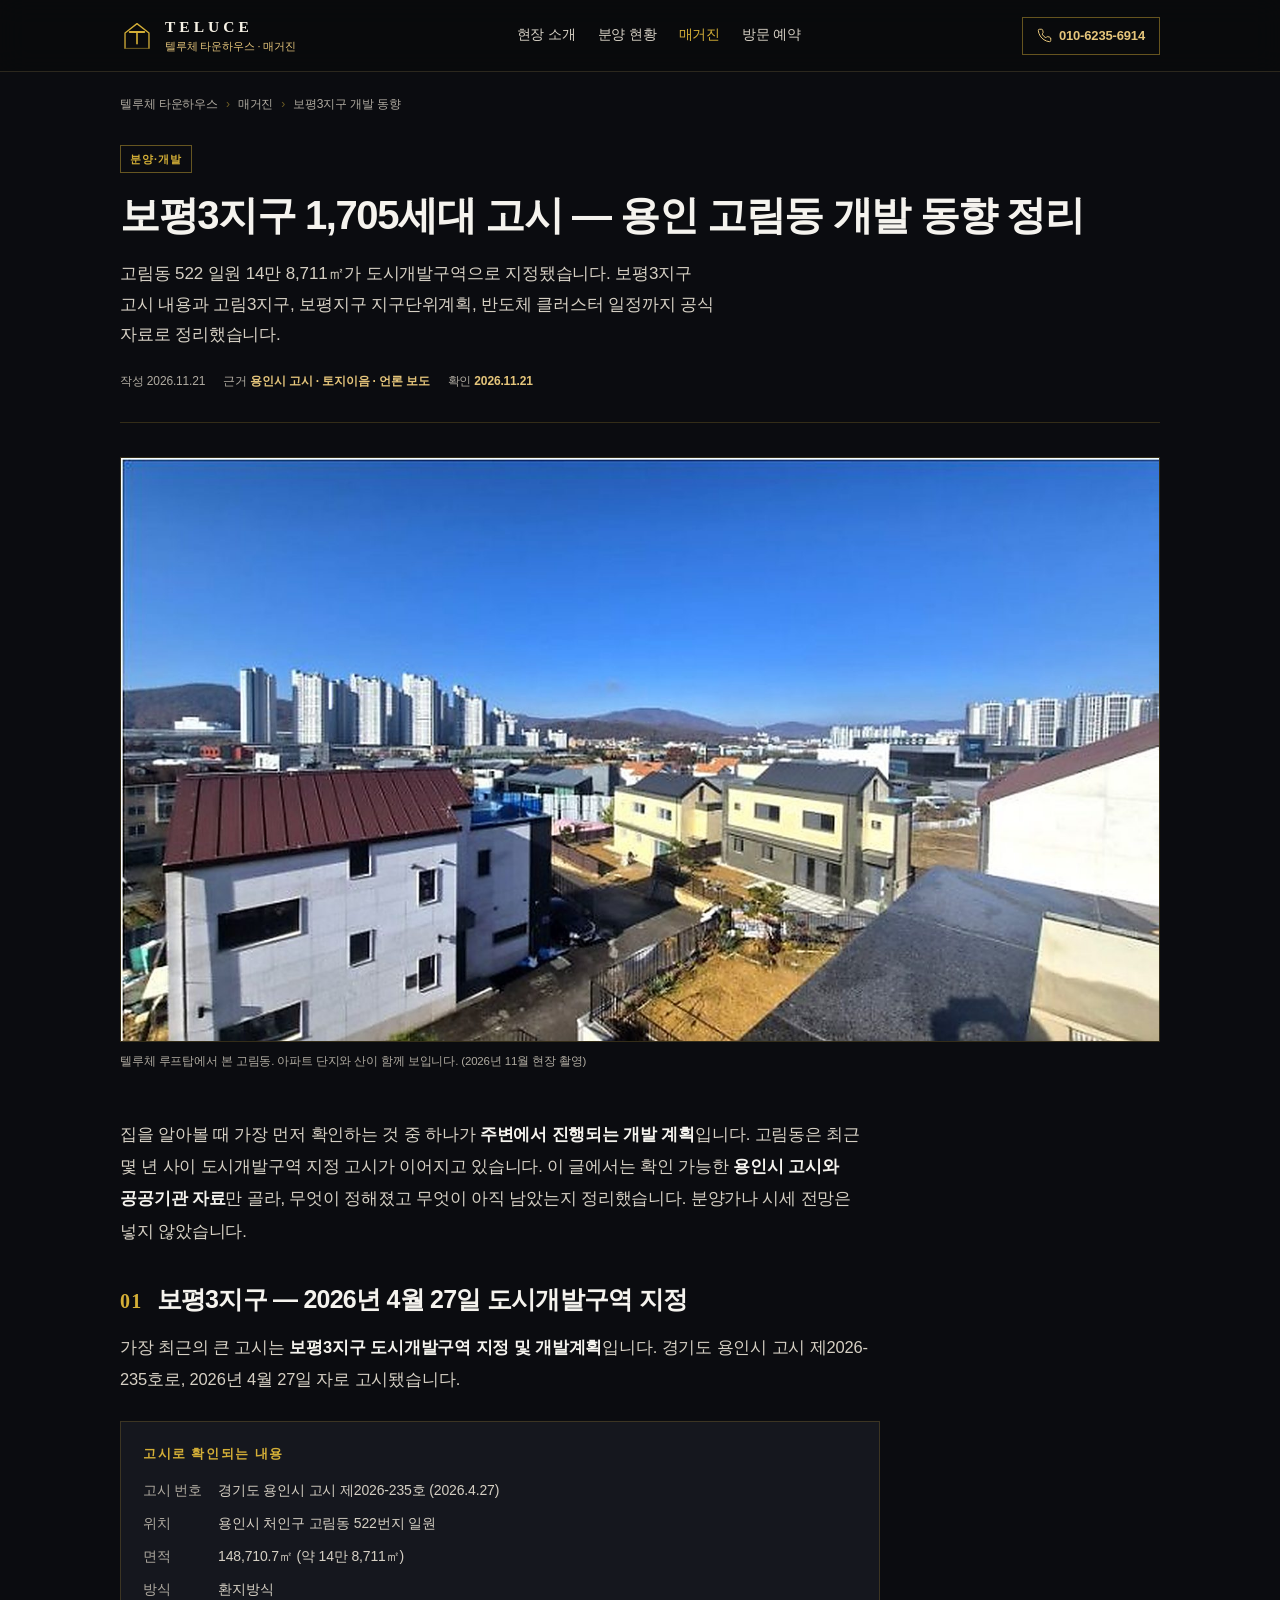
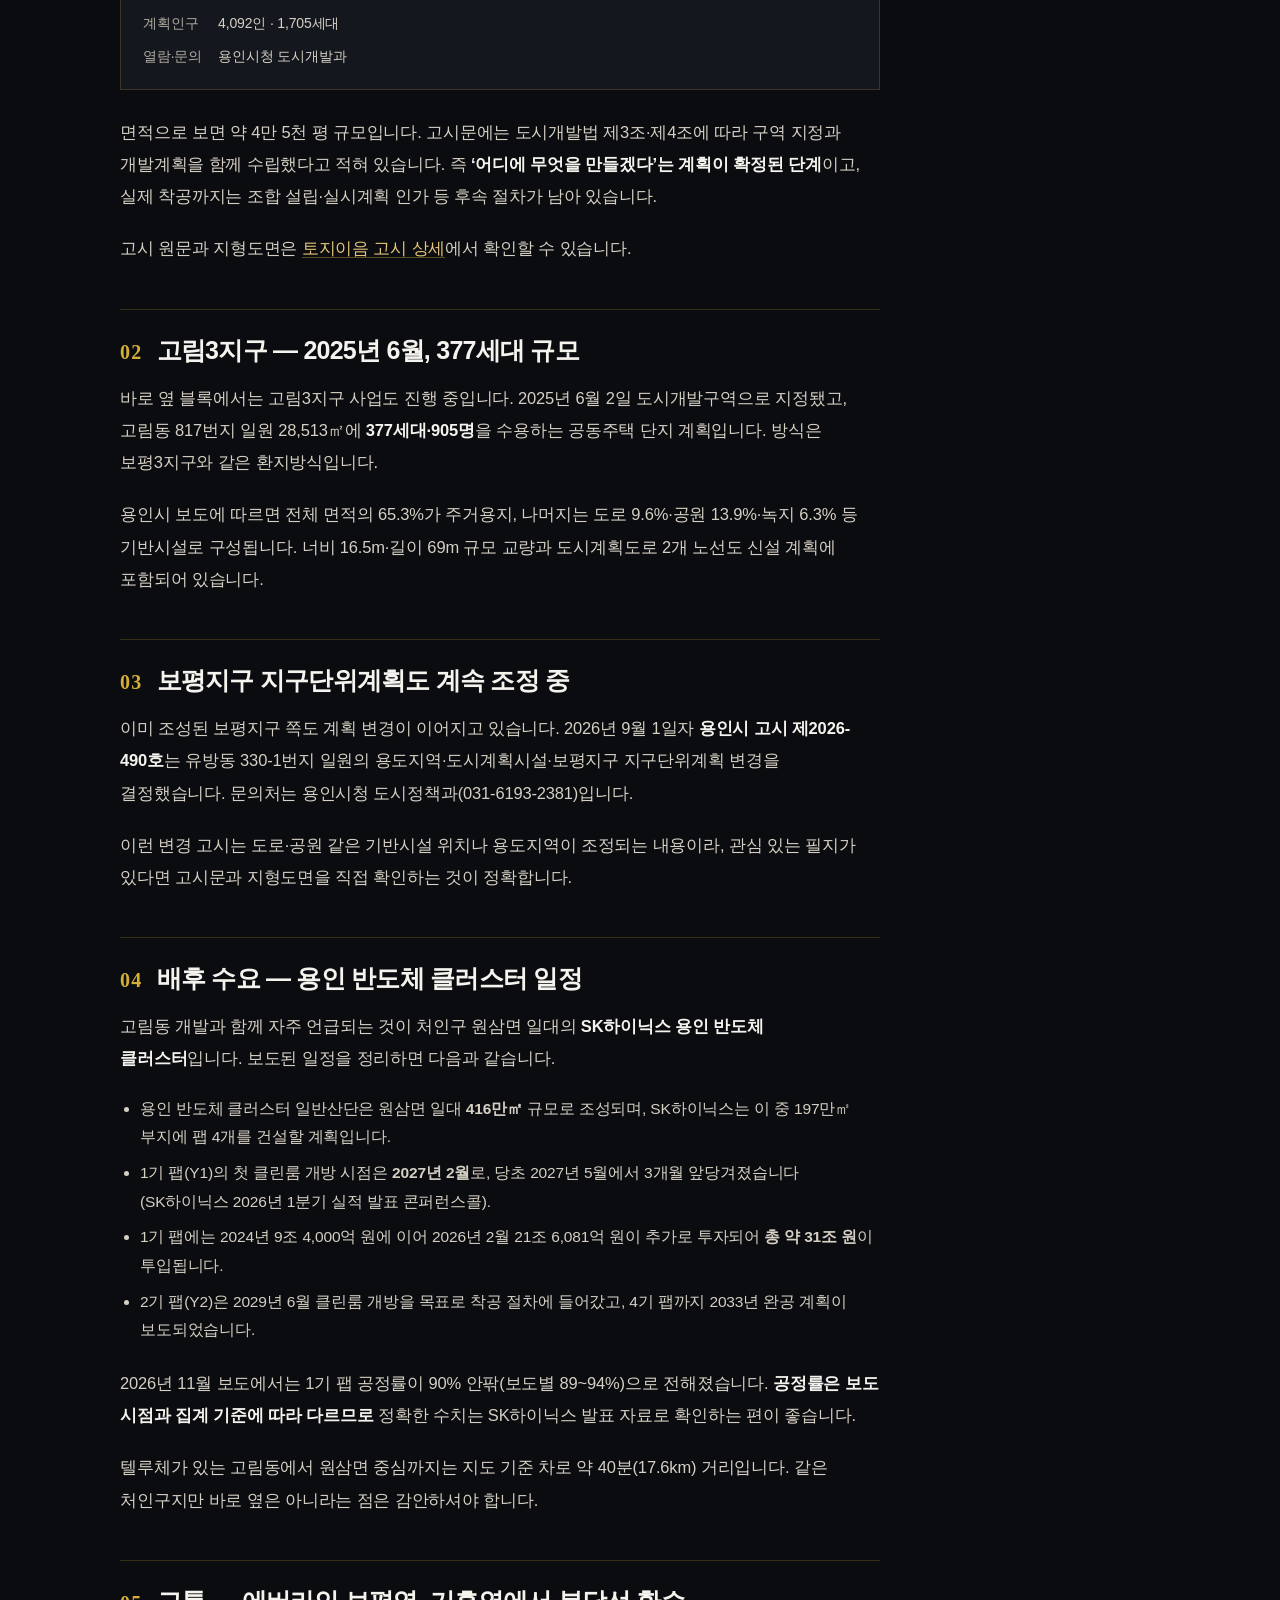
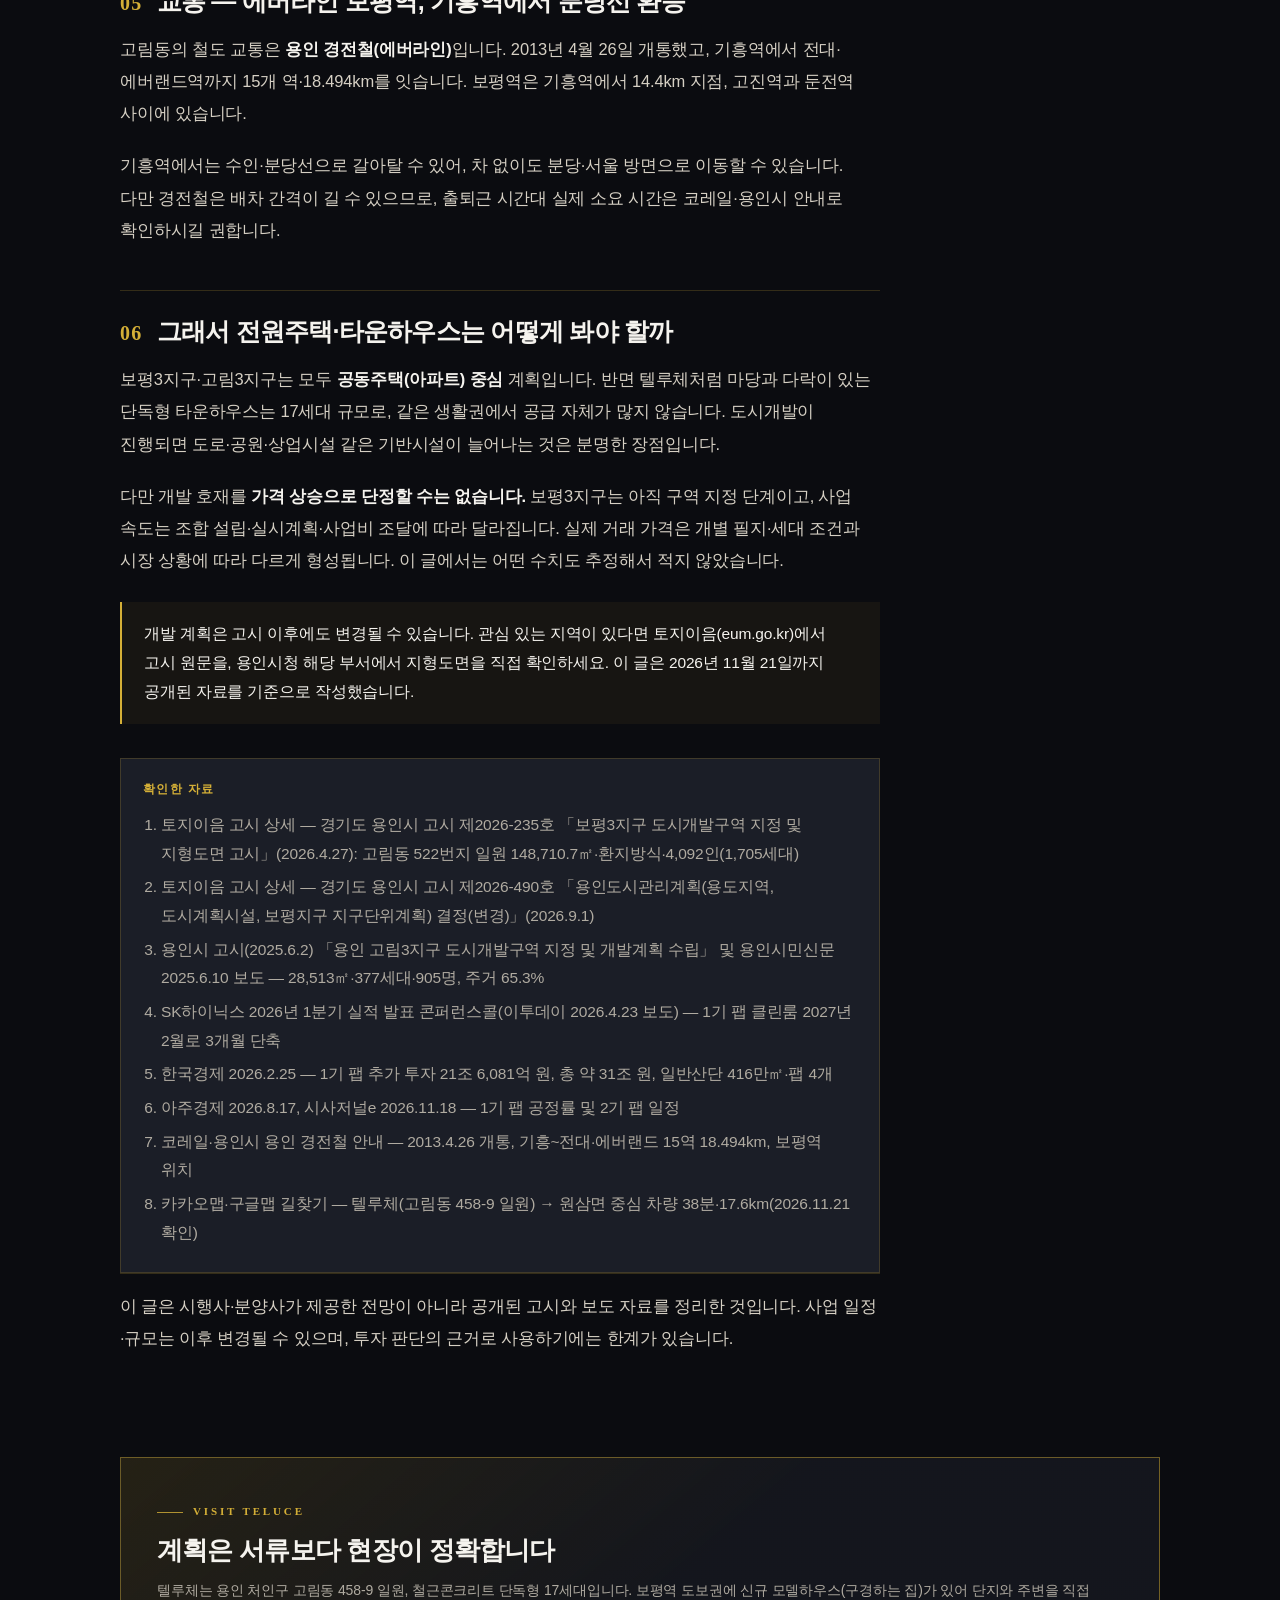
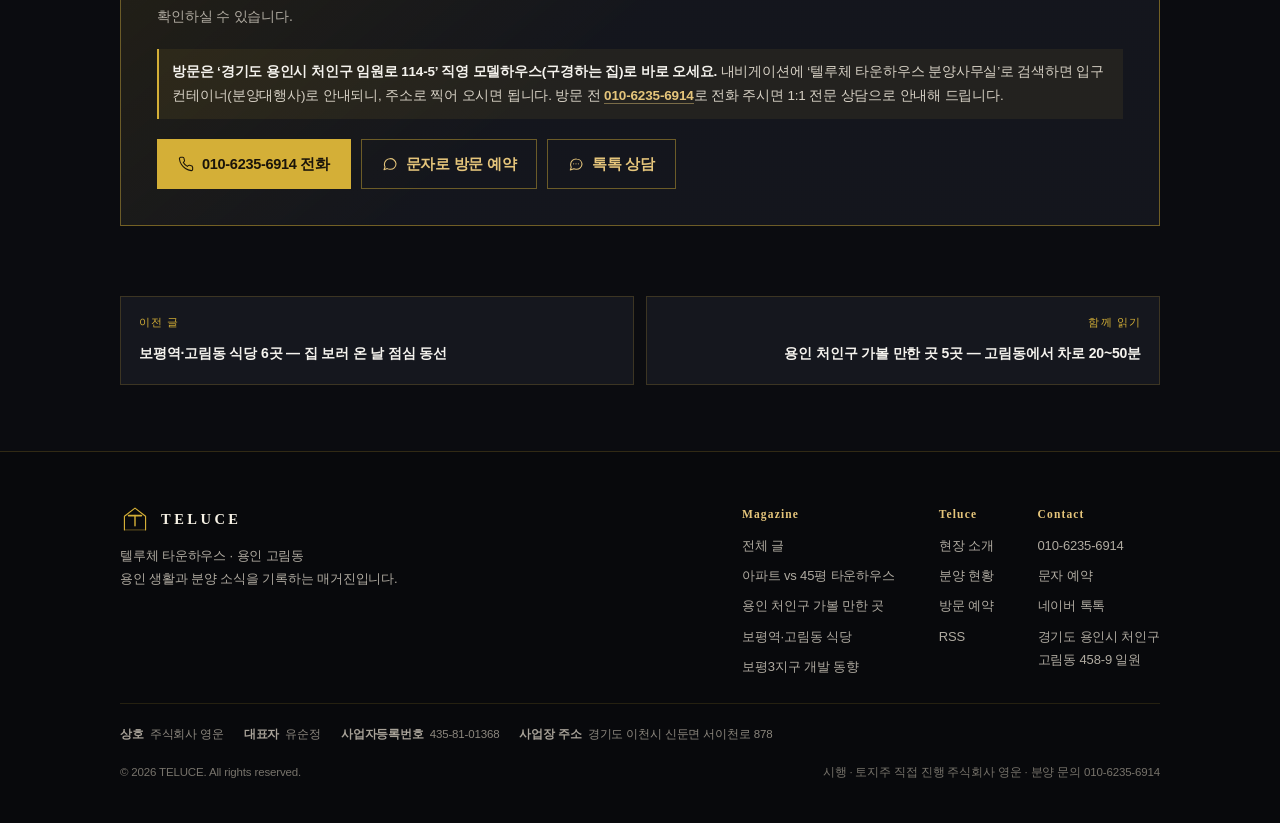
<file: magazine/bopyeong-3-district/index.html>
<!DOCTYPE html>
<html lang="ko">
<head>
<meta charset="utf-8">
<!-- Google Analytics 4 (gtag.js) -->
<script async src="https://www.googletagmanager.com/gtag/js?id=G-Z2Y8HTVHH5"></script>
<script>
  window.dataLayer = window.dataLayer || [];
  function gtag(){dataLayer.push(arguments);}
  gtag('js', new Date());
  gtag('config', 'G-Z2Y8HTVHH5');
</script>
<meta name="viewport" content="width=device-width, initial-scale=1">
<title>보평3지구 1,705세대 고시 — 용인 고림동 개발 동향 정리 | 텔루체 매거진</title>
<meta name="description" content="용인시 고시 제2026-235호로 지정된 보평3지구(고림동 522 일원 14만 8,711㎡·1,705세대)와 고림3지구, 보평지구 지구단위계획, SK하이닉스 용인 반도체 클러스터 일정을 공식 고시로 정리했습니다.">
<meta name="keywords" content="보평3지구, 고림동 도시개발, 용인 고림동 개발, 보평지구 지구단위계획, 용인 반도체 클러스터, 고림3지구, 용인 전원주택, 용인 타운하우스">
<meta name="robots" content="index, follow">
<link rel="canonical" href="https://teluce.co.kr/magazine/bopyeong-3-district/">
<meta name="theme-color" content="#0B0C10">

<meta property="og:type" content="article">
<meta property="og:site_name" content="텔루체 타운하우스 TELUCE">
<meta property="og:locale" content="ko_KR">
<meta property="og:url" content="https://teluce.co.kr/magazine/bopyeong-3-district/">
<meta property="og:title" content="보평3지구 1,705세대 고시 — 용인 고림동 개발 동향 정리">
<meta property="og:description" content="용인시 고시로 확인한 보평3지구·고림3지구·보평지구 계획과 반도체 클러스터 일정, 에버라인 보평역까지 정리했습니다.">
<meta property="og:image" content="https://teluce.co.kr/magazine/assets/og-district.jpg">
<meta property="og:image:width" content="1200">
<meta property="og:image:height" content="630">
<meta property="og:image:alt" content="텔루체 타운하우스 외관 — 용인 고림동 개발 동향">
<meta property="article:published_time" content="2026-11-21T16:00:00+09:00">
<meta property="article:modified_time" content="2026-11-21T16:00:00+09:00">
<meta property="article:section" content="분양·개발">
<meta name="twitter:card" content="summary_large_image">
<meta name="twitter:title" content="보평3지구 1,705세대 고시 — 용인 고림동 개발 동향 정리">
<meta name="twitter:description" content="용인시 고시와 공공기관 자료로 확인한 고림동 개발 동향.">
<meta name="twitter:image" content="https://teluce.co.kr/magazine/assets/og-district.jpg">

<link rel="alternate" type="application/rss+xml" title="텔루체 매거진 RSS" href="https://teluce.co.kr/rss.xml">
<link rel="icon" type="image/svg+xml" href="/assets/favicon-teluce.svg">
<link rel="stylesheet" href="/magazine/assets/magazine.css?v=20261121c">
<script type="application/ld+json">
{
  "@context": "https://schema.org",
  "@type": "Article",
  "headline": "보평3지구 1,705세대 고시 — 용인 고림동 개발 동향 정리",
  "description": "용인시 고시 제2026-235호로 지정된 보평3지구(고림동 522 일원 14만 8,711㎡·1,705세대)와 고림3지구, 보평지구 지구단위계획, SK하이닉스 용인 반도체 클러스터 일정을 공식 고시로 정리했습니다.",
  "image": ["https://teluce.co.kr/magazine/assets/og-district.jpg"],
  "datePublished": "2026-11-21T16:00:00+09:00",
  "dateModified": "2026-11-21T16:00:00+09:00",
  "inLanguage": "ko-KR",
  "articleSection": "분양·개발",
  "author": { "@type": "Organization", "name": "텔루체 타운하우스", "url": "https://teluce.co.kr/" },
  "publisher": {
    "@type": "Organization",
    "name": "텔루체 타운하우스",
    "url": "https://teluce.co.kr/",
    "telephone": "+82-10-6235-6914"
  },
  "mainEntityOfPage": { "@type": "WebPage", "@id": "https://teluce.co.kr/magazine/bopyeong-3-district/" }
}
</script>
<script type="application/ld+json">
{
  "@context": "https://schema.org",
  "@type": "BreadcrumbList",
  "itemListElement": [
    { "@type": "ListItem", "position": 1, "name": "텔루체 타운하우스", "item": "https://teluce.co.kr/" },
    { "@type": "ListItem", "position": 2, "name": "매거진", "item": "https://teluce.co.kr/magazine/" },
    { "@type": "ListItem", "position": 3, "name": "보평3지구 1,705세대 고시", "item": "https://teluce.co.kr/magazine/bopyeong-3-district/" }
  ]
}
</script>
</head>
<body>
<a class="skip" href="#article">본문 바로가기</a>

<svg width="0" height="0" style="position:absolute" aria-hidden="true" focusable="false"><defs>
<symbol id="i-phone" viewBox="0 0 24 24" fill="none" stroke="currentColor" stroke-width="1.6" stroke-linecap="round" stroke-linejoin="round"><path d="M22 16.9v3a2 2 0 0 1-2.2 2 19.8 19.8 0 0 1-8.6-3.1 19.5 19.5 0 0 1-6-6A19.8 19.8 0 0 1 2.1 4.2 2 2 0 0 1 4.1 2h3a2 2 0 0 1 2 1.7c.1.9.3 1.8.6 2.6a2 2 0 0 1-.5 2.1L8 9.6a16 16 0 0 0 6 6l1.2-1.2a2 2 0 0 1 2.1-.5c.8.3 1.7.5 2.6.6a2 2 0 0 1 1.7 2z"/></symbol>
<symbol id="i-sms" viewBox="0 0 24 24" fill="none" stroke="currentColor" stroke-width="1.6" stroke-linecap="round" stroke-linejoin="round"><path d="M21 11.5a8.4 8.4 0 0 1-9 8.4 8.9 8.9 0 0 1-4.1-1L3 20.5l1.6-4a8.4 8.4 0 0 1-1-4.1 8.4 8.4 0 0 1 8.5-8.4 8.5 8.5 0 0 1 8.9 7.5z"/></symbol>
<symbol id="i-chat" viewBox="0 0 24 24" fill="none" stroke="currentColor" stroke-width="1.6" stroke-linecap="round" stroke-linejoin="round"><path d="M21 11.5a8.4 8.4 0 0 1-9 8.4 9.7 9.7 0 0 1-3.3-.6L3.5 21l1.4-4.3a8.1 8.1 0 0 1-1-3.9 8.4 8.4 0 0 1 9-8.4 8.4 8.4 0 0 1 8.1 8.1z"/><path d="M8.5 11.8h.01M12 11.8h.01M15.5 11.8h.01"/></symbol>
<symbol id="i-arrow" viewBox="0 0 24 24" fill="none" stroke="currentColor" stroke-width="1.7" stroke-linecap="round" stroke-linejoin="round"><path d="M5 12h14M13 6l6 6-6 6"/></symbol>
<symbol id="i-teluce-mark" viewBox="0 0 44 44">
  <path d="M6.5 38V18L22 6l15.5 12v20" fill="none" stroke="#D4AF37" stroke-width="1.7" stroke-linejoin="round" stroke-linecap="round"/>
  <path d="M12.6 16.9h18.8" stroke="#D4AF37" stroke-width="2.5" stroke-linecap="round"/>
  <path d="M22 16.9v15" stroke="#D4AF37" stroke-width="2.1" stroke-linecap="round"/>
  <path d="M8 38h28" stroke="#D4AF37" stroke-width="1.2" stroke-linecap="round" opacity=".55"/>
</symbol>
</defs></svg>

<header class="mag-header">
  <div class="wrap">
    <a class="mag-brand" href="/" aria-label="텔루체 타운하우스 메인 페이지">
      <svg class="mark" viewBox="0 0 44 44" role="img" aria-label="텔루체 TELUCE 로고"><use href="#i-teluce-mark"/></svg>
      <span class="txt"><b>TELUCE</b><i>텔루체 타운하우스 · 매거진</i></span>
    </a>
    <nav class="mag-nav" aria-label="주요 메뉴">
      <a href="/#about">현장 소개</a>
      <a href="/#status">분양 현황</a>
      <a class="is-now" href="/magazine/">매거진</a>
      <a href="/#booking">방문 예약</a>
    </nav>
    <div class="mag-head-actions">
      <a class="mag-phone" href="tel:+821062356914"><svg aria-hidden="true"><use href="#i-phone"/></svg><span>010-6235-6914</span></a>
    </div>
  </div>
</header>

<main id="article">
  <div class="wrap">
    <nav class="crumb" aria-label="위치">
      <ol>
        <li><a href="/">텔루체 타운하우스</a></li>
        <li><a href="/magazine/">매거진</a></li>
        <li aria-current="page">보평3지구 개발 동향</li>
      </ol>
    </nav>
  </div>

  <article>
    <div class="wrap">
      <header class="article-head">
        <span class="chip">분양·개발</span>
        <h1>보평3지구 1,705세대 고시 — 용인 고림동 개발 동향 정리</h1>
        <p class="sub">고림동 522 일원 14만 8,711㎡가 도시개발구역으로 지정됐습니다. 보평3지구 고시 내용과 고림3지구, 보평지구 지구단위계획, 반도체 클러스터 일정까지 공식 자료로 정리했습니다.</p>
        <div class="article-meta">
          <span>작성 <time datetime="2026-11-21">2026.11.21</time></span>
          <span>근거 <b>용인시 고시 · 토지이음 · 언론 보도</b></span>
          <span>확인 <b>2026.11.21</b></span>
        </div>
      </header>

      <div class="article-hero">
        <figure>
          <img src="/assets/photos/hero-08-rooftop.jpg" alt="텔루체 루프탑에서 본 고림동 아파트 단지와 조망" width="1600" height="900">
          <figcaption>텔루체 루프탑에서 본 고림동. 아파트 단지와 산이 함께 보입니다. (2026년 11월 현장 촬영)</figcaption>
        </figure>
      </div>

      <div class="article-body">
        <p>집을 알아볼 때 가장 먼저 확인하는 것 중 하나가 <strong>주변에서 진행되는 개발 계획</strong>입니다. 고림동은 최근 몇 년 사이 도시개발구역 지정 고시가 이어지고 있습니다. 이 글에서는 확인 가능한 <strong>용인시 고시와 공공기관 자료</strong>만 골라, 무엇이 정해졌고 무엇이 아직 남았는지 정리했습니다. 분양가나 시세 전망은 넣지 않았습니다.</p>

        <h2><span class="num">01</span> 보평3지구 — 2026년 4월 27일 도시개발구역 지정</h2>
        <p>가장 최근의 큰 고시는 <strong>보평3지구 도시개발구역 지정 및 개발계획</strong>입니다. 경기도 용인시 고시 제2026-235호로, 2026년 4월 27일 자로 고시됐습니다.</p>
        <div class="factbox">
          <h3>고시로 확인되는 내용</h3>
          <dl>
            <dt>고시 번호</dt><dd>경기도 용인시 고시 제2026-235호 (2026.4.27)</dd>
            <dt>위치</dt><dd>용인시 처인구 고림동 522번지 일원</dd>
            <dt>면적</dt><dd>148,710.7㎡ (약 14만 8,711㎡)</dd>
            <dt>방식</dt><dd>환지방식</dd>
            <dt>계획인구</dt><dd>4,092인 · 1,705세대</dd>
            <dt>열람·문의</dt><dd>용인시청 도시개발과</dd>
          </dl>
        </div>
        <p>면적으로 보면 약 4만 5천 평 규모입니다. 고시문에는 도시개발법 제3조·제4조에 따라 구역 지정과 개발계획을 함께 수립했다고 적혀 있습니다. 즉 <strong>‘어디에 무엇을 만들겠다’는 계획이 확정된 단계</strong>이고, 실제 착공까지는 조합 설립·실시계획 인가 등 후속 절차가 남아 있습니다.</p>
        <p>고시 원문과 지형도면은 <a class="inline" href="https://eum.go.kr/web/gs/gv/gvGosiDet.jsp?seq=633314" target="_blank" rel="noopener">토지이음 고시 상세</a>에서 확인할 수 있습니다.</p>

        <h2><span class="num">02</span> 고림3지구 — 2025년 6월, 377세대 규모</h2>
        <p>바로 옆 블록에서는 고림3지구 사업도 진행 중입니다. 2025년 6월 2일 도시개발구역으로 지정됐고, 고림동 817번지 일원 28,513㎡에 <strong>377세대·905명</strong>을 수용하는 공동주택 단지 계획입니다. 방식은 보평3지구와 같은 환지방식입니다.</p>
        <p>용인시 보도에 따르면 전체 면적의 65.3%가 주거용지, 나머지는 도로 9.6%·공원 13.9%·녹지 6.3% 등 기반시설로 구성됩니다. 너비 16.5m·길이 69m 규모 교량과 도시계획도로 2개 노선도 신설 계획에 포함되어 있습니다.</p>

        <h2><span class="num">03</span> 보평지구 지구단위계획도 계속 조정 중</h2>
        <p>이미 조성된 보평지구 쪽도 계획 변경이 이어지고 있습니다. 2026년 9월 1일자 <strong>용인시 고시 제2026-490호</strong>는 유방동 330-1번지 일원의 용도지역·도시계획시설·보평지구 지구단위계획 변경을 결정했습니다. 문의처는 용인시청 도시정책과(031-6193-2381)입니다.</p>
        <p>이런 변경 고시는 도로·공원 같은 기반시설 위치나 용도지역이 조정되는 내용이라, 관심 있는 필지가 있다면 고시문과 지형도면을 직접 확인하는 것이 정확합니다.</p>

        <h2><span class="num">04</span> 배후 수요 — 용인 반도체 클러스터 일정</h2>
        <p>고림동 개발과 함께 자주 언급되는 것이 처인구 원삼면 일대의 <strong>SK하이닉스 용인 반도체 클러스터</strong>입니다. 보도된 일정을 정리하면 다음과 같습니다.</p>
        <ul>
          <li>용인 반도체 클러스터 일반산단은 원삼면 일대 <strong>416만㎡</strong> 규모로 조성되며, SK하이닉스는 이 중 197만㎡ 부지에 팹 4개를 건설할 계획입니다.</li>
          <li>1기 팹(Y1)의 첫 클린룸 개방 시점은 <strong>2027년 2월</strong>로, 당초 2027년 5월에서 3개월 앞당겨졌습니다(SK하이닉스 2026년 1분기 실적 발표 콘퍼런스콜).</li>
          <li>1기 팹에는 2024년 9조 4,000억 원에 이어 2026년 2월 21조 6,081억 원이 추가로 투자되어 <strong>총 약 31조 원</strong>이 투입됩니다.</li>
          <li>2기 팹(Y2)은 2029년 6월 클린룸 개방을 목표로 착공 절차에 들어갔고, 4기 팹까지 2033년 완공 계획이 보도되었습니다.</li>
        </ul>
        <p>2026년 11월 보도에서는 1기 팹 공정률이 90% 안팎(보도별 89~94%)으로 전해졌습니다. <strong>공정률은 보도 시점과 집계 기준에 따라 다르므로</strong> 정확한 수치는 SK하이닉스 발표 자료로 확인하는 편이 좋습니다.</p>
        <p>텔루체가 있는 고림동에서 원삼면 중심까지는 지도 기준 차로 약 40분(17.6km) 거리입니다. 같은 처인구지만 바로 옆은 아니라는 점은 감안하셔야 합니다.</p>

        <h2><span class="num">05</span> 교통 — 에버라인 보평역, 기흥역에서 분당선 환승</h2>
        <p>고림동의 철도 교통은 <strong>용인 경전철(에버라인)</strong>입니다. 2013년 4월 26일 개통했고, 기흥역에서 전대·에버랜드역까지 15개 역·18.494km를 잇습니다. 보평역은 기흥역에서 14.4km 지점, 고진역과 둔전역 사이에 있습니다.</p>
        <p>기흥역에서는 수인·분당선으로 갈아탈 수 있어, 차 없이도 분당·서울 방면으로 이동할 수 있습니다. 다만 경전철은 배차 간격이 길 수 있으므로, 출퇴근 시간대 실제 소요 시간은 코레일·용인시 안내로 확인하시길 권합니다.</p>

        <h2><span class="num">06</span> 그래서 전원주택·타운하우스는 어떻게 봐야 할까</h2>
        <p>보평3지구·고림3지구는 모두 <strong>공동주택(아파트) 중심</strong> 계획입니다. 반면 텔루체처럼 마당과 다락이 있는 단독형 타운하우스는 17세대 규모로, 같은 생활권에서 공급 자체가 많지 않습니다. 도시개발이 진행되면 도로·공원·상업시설 같은 기반시설이 늘어나는 것은 분명한 장점입니다.</p>
        <p>다만 개발 호재를 <strong>가격 상승으로 단정할 수는 없습니다.</strong> 보평3지구는 아직 구역 지정 단계이고, 사업 속도는 조합 설립·실시계획·사업비 조달에 따라 달라집니다. 실제 거래 가격은 개별 필지·세대 조건과 시장 상황에 따라 다르게 형성됩니다. 이 글에서는 어떤 수치도 추정해서 적지 않았습니다.</p>

        <blockquote>개발 계획은 고시 이후에도 변경될 수 있습니다. 관심 있는 지역이 있다면 토지이음(eum.go.kr)에서 고시 원문을, 용인시청 해당 부서에서 지형도면을 직접 확인하세요. 이 글은 2026년 11월 21일까지 공개된 자료를 기준으로 작성했습니다.</blockquote>

        <div class="sources">
          <h3>확인한 자료</h3>
          <ol>
            <li>토지이음 고시 상세 — 경기도 용인시 고시 제2026-235호 「보평3지구 도시개발구역 지정 및 지형도면 고시」(2026.4.27): 고림동 522번지 일원 148,710.7㎡·환지방식·4,092인(1,705세대)</li>
            <li>토지이음 고시 상세 — 경기도 용인시 고시 제2026-490호 「용인도시관리계획(용도지역, 도시계획시설, 보평지구 지구단위계획) 결정(변경)」(2026.9.1)</li>
            <li>용인시 고시(2025.6.2) 「용인 고림3지구 도시개발구역 지정 및 개발계획 수립」 및 용인시민신문 2025.6.10 보도 — 28,513㎡·377세대·905명, 주거 65.3%</li>
            <li>SK하이닉스 2026년 1분기 실적 발표 콘퍼런스콜(이투데이 2026.4.23 보도) — 1기 팹 클린룸 2027년 2월로 3개월 단축</li>
            <li>한국경제 2026.2.25 — 1기 팹 추가 투자 21조 6,081억 원, 총 약 31조 원, 일반산단 416만㎡·팹 4개</li>
            <li>아주경제 2026.8.17, 시사저널e 2026.11.18 — 1기 팹 공정률 및 2기 팹 일정</li>
            <li>코레일·용인시 용인 경전철 안내 — 2013.4.26 개통, 기흥~전대·에버랜드 15역 18.494km, 보평역 위치</li>
            <li>카카오맵·구글맵 길찾기 — 텔루체(고림동 458-9 일원) → 원삼면 중심 차량 38분·17.6km(2026.11.21 확인)</li>
          </ol>
        </div>
        <p class="disclaimer">이 글은 시행사·분양사가 제공한 전망이 아니라 공개된 고시와 보도 자료를 정리한 것입니다. 사업 일정·규모는 이후 변경될 수 있으며, 투자 판단의 근거로 사용하기에는 한계가 있습니다.</p>
      </div>
    </div>
  </article>

  <div class="wrap">
    <section class="cta">
      <span class="eyebrow">Visit Teluce</span>
      <h2>계획은 서류보다 현장이 정확합니다</h2>
      <p>텔루체는 용인 처인구 고림동 458-9 일원, 철근콘크리트 단독형 17세대입니다. 보평역 도보권에 신규 모델하우스(구경하는 집)가 있어 단지와 주변을 직접 확인하실 수 있습니다.</p>
      <p class="cta-visit"><b>방문은 ‘경기도 용인시 처인구 임원로 114-5’ 직영 모델하우스(구경하는 집)로 바로 오세요.</b> 내비게이션에 ‘텔루체 타운하우스 분양사무실’로 검색하면 입구 컨테이너(분양대행사)로 안내되니, 주소로 찍어 오시면 됩니다. 방문 전 <a href="tel:+821062356914">010-6235-6914</a>로 전화 주시면 1:1 전문 상담으로 안내해 드립니다.</p>
      <div class="cta-btns">
        <a class="btn btn-gold" href="tel:+821062356914"><svg aria-hidden="true"><use href="#i-phone"/></svg>010-6235-6914 전화</a>
        <a class="btn btn-line" href="sms:+821062356914"><svg aria-hidden="true"><use href="#i-sms"/></svg>문자로 방문 예약</a>
        <a class="btn btn-line" href="https://talk.naver.com/ct/wfuyhez" target="_blank" rel="noopener"><svg aria-hidden="true"><use href="#i-chat"/></svg>톡톡 상담</a>
      </div>
    </section>

    <nav class="pager" aria-label="다른 글">
      <a href="/magazine/bopyeong-gorim-food/">
        <small>이전 글</small>
        <b>보평역·고림동 식당 6곳 — 집 보러 온 날 점심 동선</b>
      </a>
      <a class="next" href="/magazine/yongin-cheoin-attractions/">
        <small>함께 읽기</small>
        <b>용인 처인구 가볼 만한 곳 5곳 — 고림동에서 차로 20~50분</b>
      </a>
    </nav>
  </div>
</main>

<footer class="mag-footer">
  <div class="wrap">
    <div class="top">
      <div>
        <div class="brandline">
          <svg class="mark" viewBox="0 0 44 44" role="img" aria-label="텔루체 TELUCE 로고"><use href="#i-teluce-mark"/></svg>
          <b>TELUCE</b>
        </div>
        <p>텔루체 타운하우스 · 용인 고림동<br>용인 생활과 분양 소식을 기록하는 매거진입니다.</p>
      </div>
      <div class="cols">
        <div>
          <b>Magazine</b>
          <a href="/magazine/">전체 글</a>
          <a href="/magazine/gorim-apartment-vs-townhouse/">아파트 vs 45평 타운하우스</a>
          <a href="/magazine/yongin-cheoin-attractions/">용인 처인구 가볼 만한 곳</a>
          <a href="/magazine/bopyeong-gorim-food/">보평역·고림동 식당</a>
          <a href="/magazine/bopyeong-3-district/">보평3지구 개발 동향</a>
        </div>
        <div>
          <b>Teluce</b>
          <a href="/#about">현장 소개</a>
          <a href="/#status">분양 현황</a>
          <a href="/#booking">방문 예약</a>
          <a href="/rss.xml">RSS</a>
        </div>
        <div>
          <b>Contact</b>
          <a href="tel:+821062356914">010-6235-6914</a>
          <a href="sms:+821062356914">문자 예약</a>
          <a href="https://talk.naver.com/ct/wfuyhez" target="_blank" rel="noopener">네이버 톡톡</a>
          <span>경기도 용인시 처인구<br>고림동 458-9 일원</span>
        </div>
      </div>
    </div>
    <div class="biz" aria-label="사업자 정보">
      <span><b>상호</b>주식회사 영운</span>
      <span><b>대표자</b>유순정</span>
      <span><b>사업자등록번호</b>435-81-01368</span>
      <span><b>사업장 주소</b>경기도 이천시 신둔면 서이천로 878</span>
    </div>
    <div class="bottom">
      <p>© 2026 TELUCE. All rights reserved.</p>
      <p>시행 · 토지주 직접 진행 주식회사 영운 · 분양 문의 010-6235-6914</p>
    </div>
  </div>
</footer>

<div class="mobile-bar">
  <a class="btn btn-line" href="sms:+821062356914"><svg aria-hidden="true"><use href="#i-sms"/></svg>문자 예약</a>
  <a class="btn btn-gold" href="tel:+821062356914"><svg aria-hidden="true"><use href="#i-phone"/></svg>전화 상담</a>
</div>

</body>
</html>
</file>
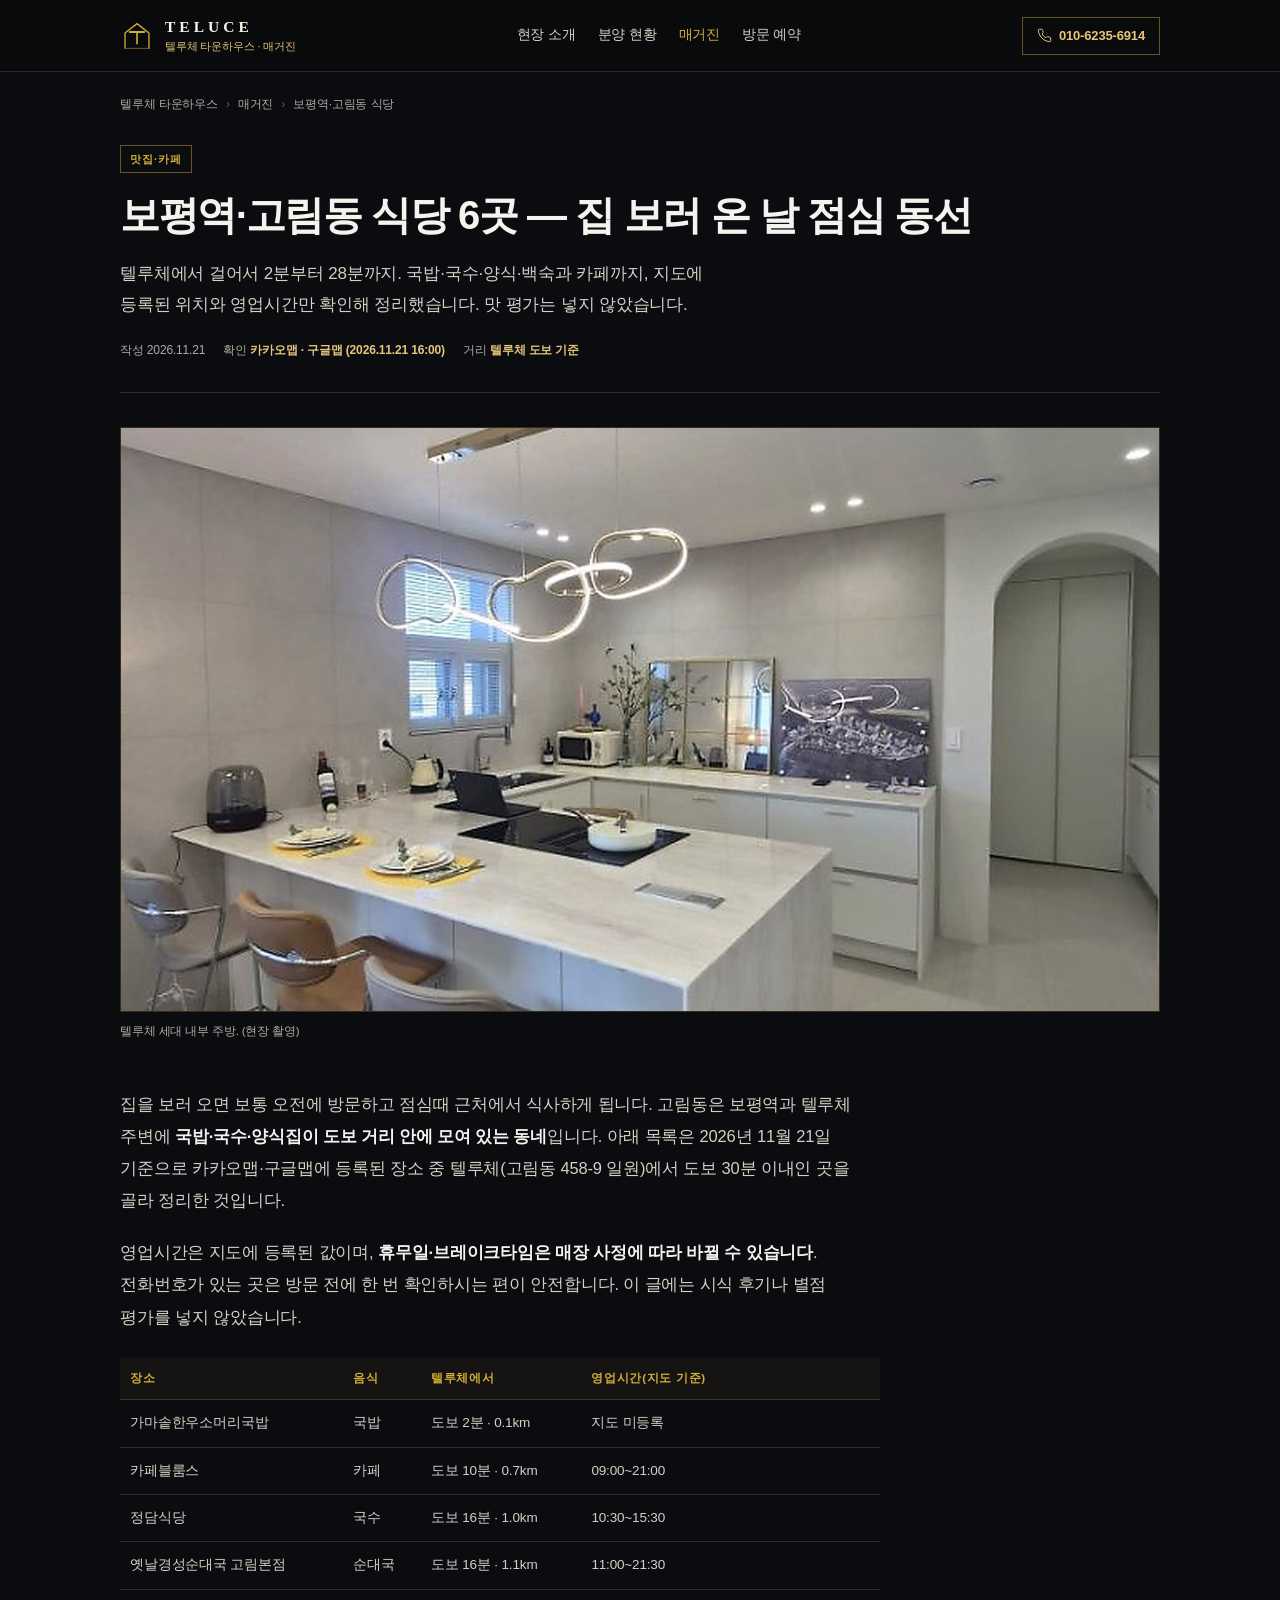
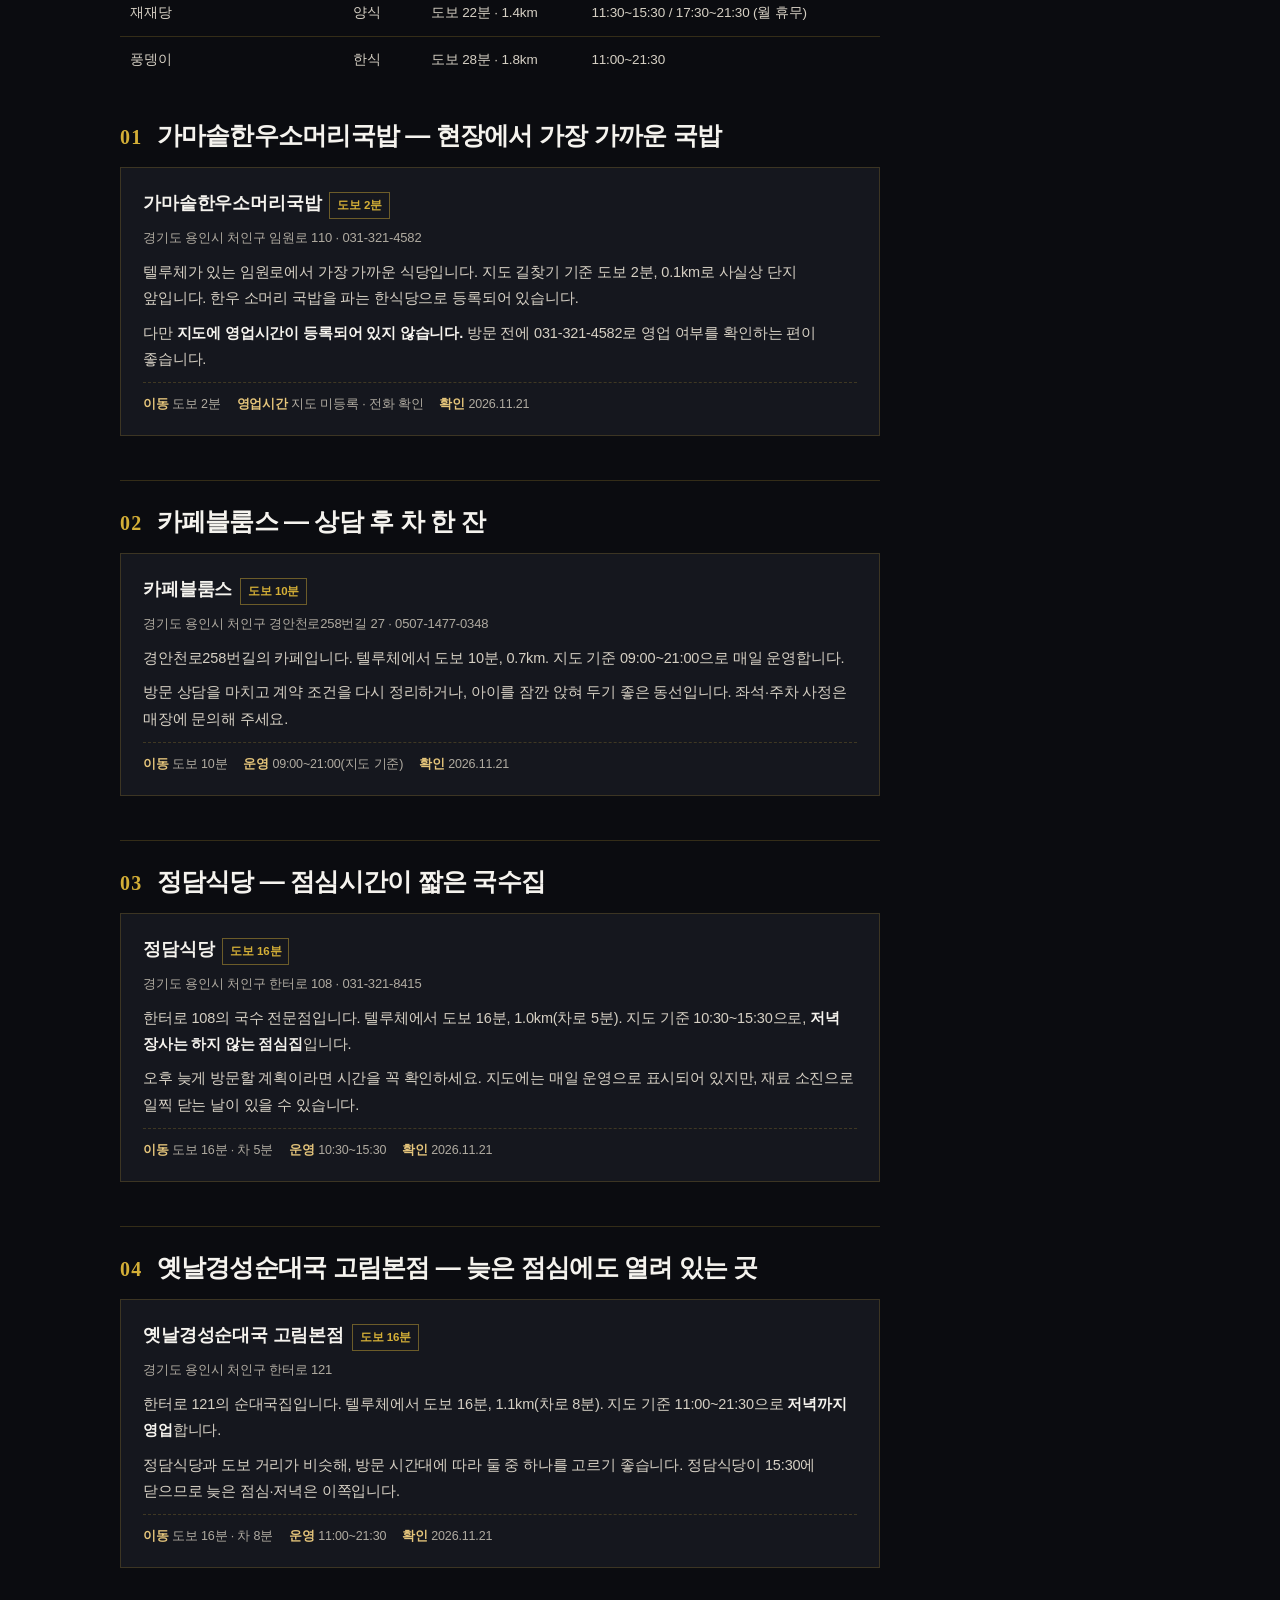
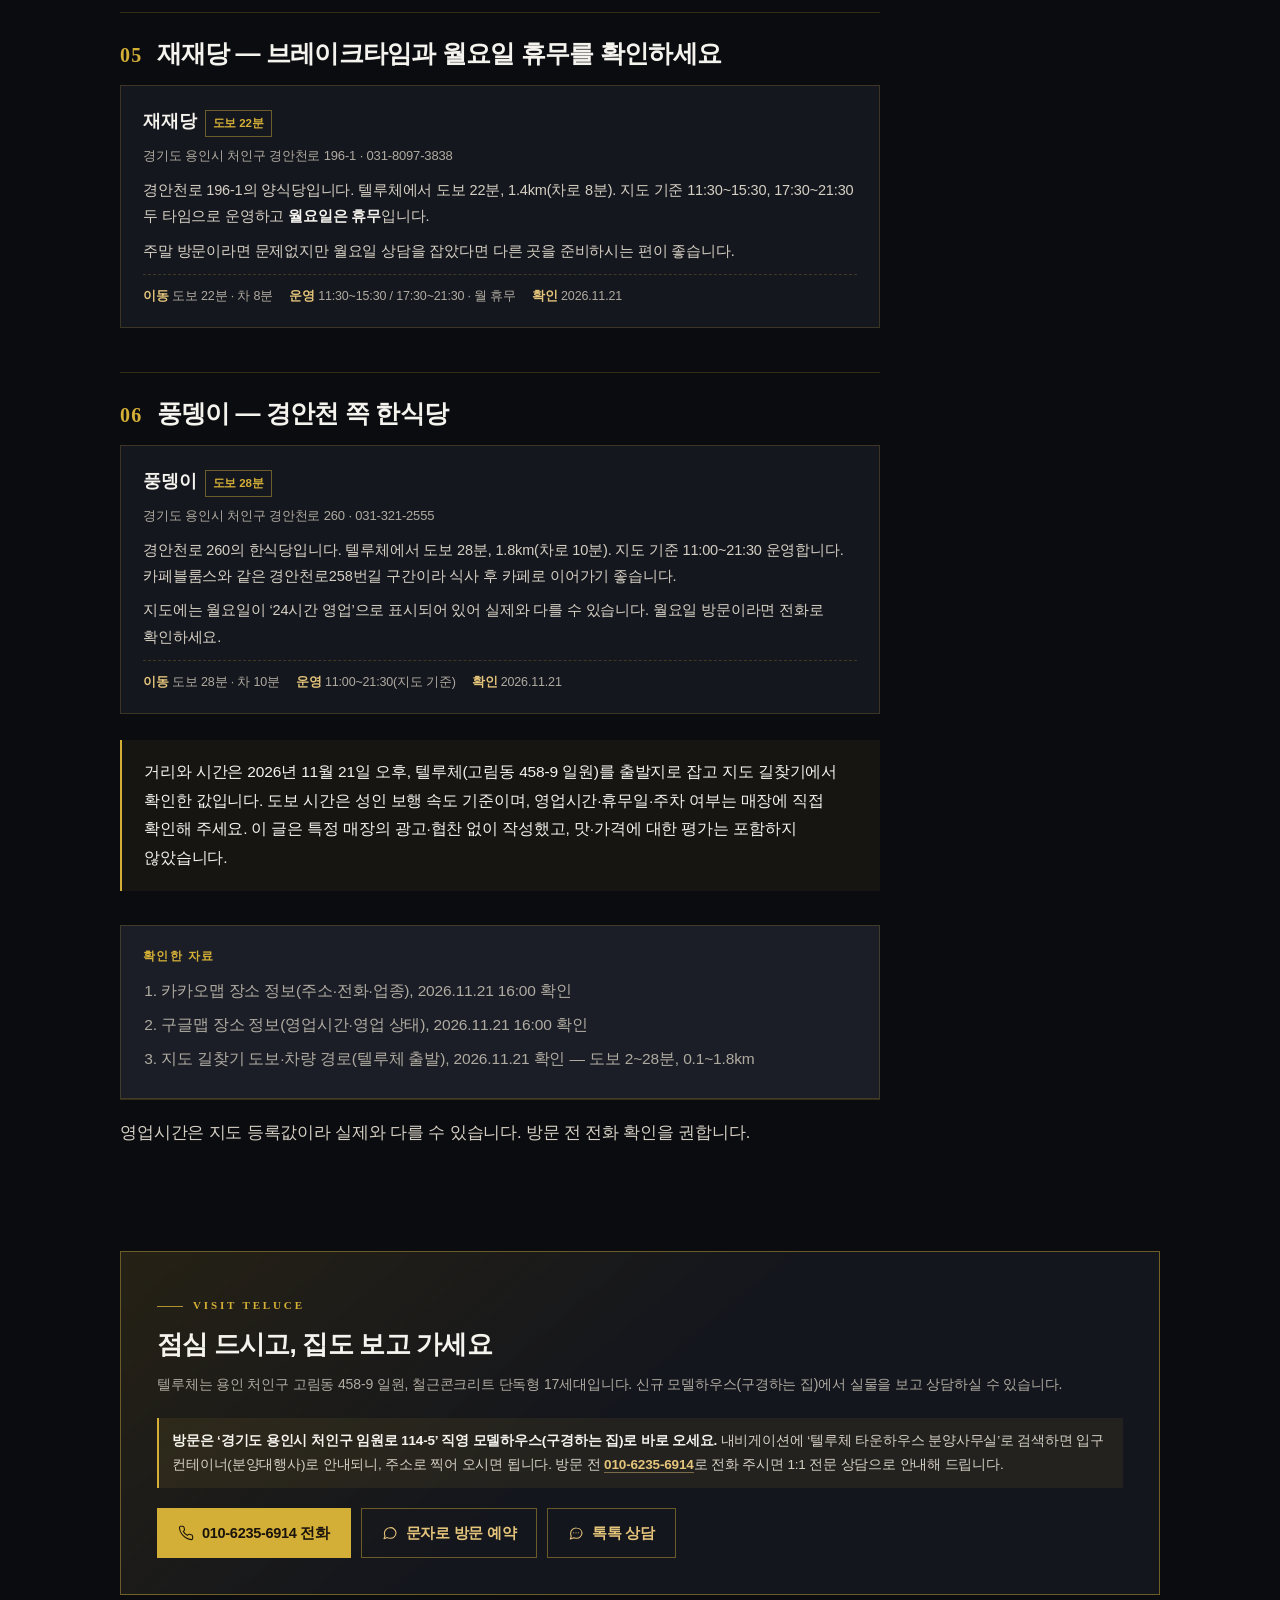
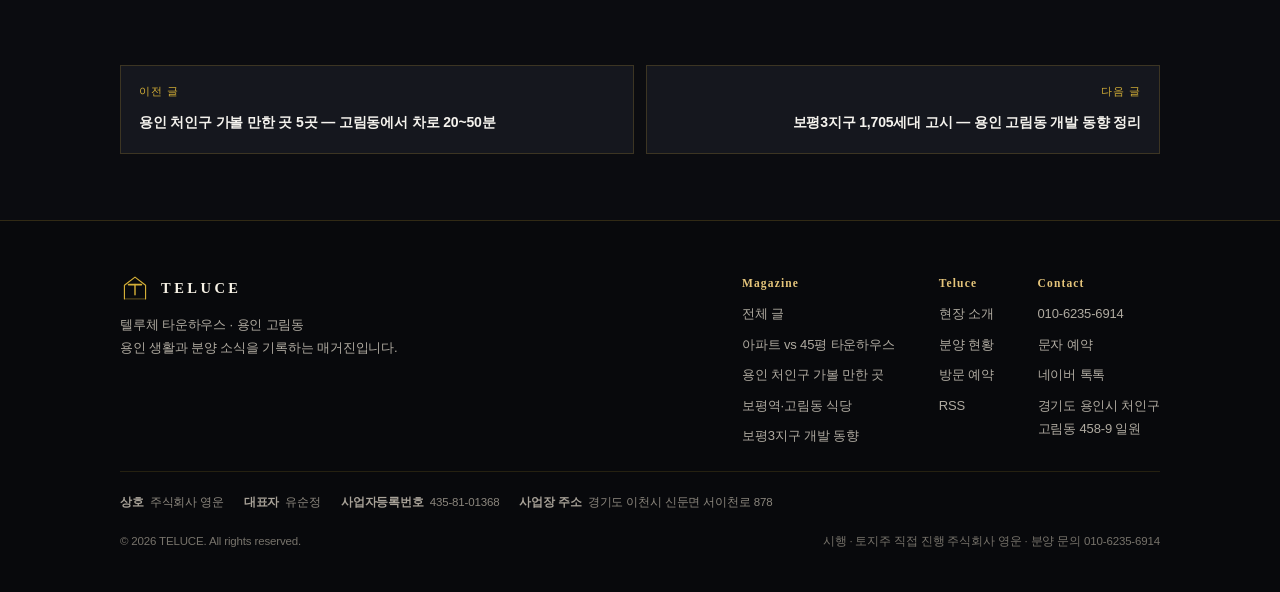
<file: magazine/bopyeong-gorim-food/index.html>
<!DOCTYPE html>
<html lang="ko">
<head>
<meta charset="utf-8">
<!-- Google Analytics 4 (gtag.js) -->
<script async src="https://www.googletagmanager.com/gtag/js?id=G-Z2Y8HTVHH5"></script>
<script>
  window.dataLayer = window.dataLayer || [];
  function gtag(){dataLayer.push(arguments);}
  gtag('js', new Date());
  gtag('config', 'G-Z2Y8HTVHH5');
</script>
<meta name="viewport" content="width=device-width, initial-scale=1">
<title>보평역·고림동 식당 6곳 — 집 보러 온 날 점심 동선 | 텔루체 매거진</title>
<meta name="description" content="텔루체에서 도보 2~28분. 고림동·보평역 주변 국밥·국수·양식·백숙과 카페 6곳의 주소와 영업시간, 도보·차량 이동 시간을 지도 확인 기준으로 정리했습니다.">
<meta name="keywords" content="고림동 맛집, 보평역 맛집, 용인 고림동 식당, 고림동 국밥, 보평역 카페, 용인 처인구 맛집, 텔루체 주변 식당">
<meta name="robots" content="index, follow">
<link rel="canonical" href="https://teluce.co.kr/magazine/bopyeong-gorim-food/">
<meta name="theme-color" content="#0B0C10">

<meta property="og:type" content="article">
<meta property="og:site_name" content="텔루체 타운하우스 TELUCE">
<meta property="og:locale" content="ko_KR">
<meta property="og:url" content="https://teluce.co.kr/magazine/bopyeong-gorim-food/">
<meta property="og:title" content="보평역·고림동 식당 6곳 — 집 보러 온 날 점심 동선">
<meta property="og:description" content="텔루체에서 도보 2~28분. 국밥·국수·양식·백숙과 카페 6곳의 주소·영업시간·이동 시간을 지도 확인 기준으로 정리.">
<meta property="og:image" content="https://teluce.co.kr/magazine/assets/og-food.jpg">
<meta property="og:image:width" content="1200">
<meta property="og:image:height" content="630">
<meta property="og:image:alt" content="텔루체 주방과 아일랜드 식탁 — 고림동 식당 안내">
<meta property="article:published_time" content="2026-11-21T16:00:00+09:00">
<meta property="article:modified_time" content="2026-11-21T16:00:00+09:00">
<meta property="article:section" content="맛집·카페">
<meta name="twitter:card" content="summary_large_image">
<meta name="twitter:title" content="보평역·고림동 식당 6곳 — 집 보러 온 날 점심 동선">
<meta name="twitter:description" content="텔루체에서 도보 2~28분. 식당 5곳과 카페 1곳의 위치·영업시간 정리.">
<meta name="twitter:image" content="https://teluce.co.kr/magazine/assets/og-food.jpg">

<link rel="alternate" type="application/rss+xml" title="텔루체 매거진 RSS" href="https://teluce.co.kr/rss.xml">
<link rel="icon" type="image/svg+xml" href="/assets/favicon-teluce.svg">
<link rel="stylesheet" href="/magazine/assets/magazine.css?v=20261121c">
<script type="application/ld+json">
{
  "@context": "https://schema.org",
  "@type": "Article",
  "headline": "보평역·고림동 식당 6곳 — 집 보러 온 날 점심 동선",
  "description": "텔루체에서 도보 2~28분. 고림동·보평역 주변 국밥·국수·양식·백숙과 카페 6곳의 주소와 영업시간, 도보·차량 이동 시간을 지도 확인 기준으로 정리했습니다.",
  "image": ["https://teluce.co.kr/magazine/assets/og-food.jpg"],
  "datePublished": "2026-11-21T16:00:00+09:00",
  "dateModified": "2026-11-21T16:00:00+09:00",
  "inLanguage": "ko-KR",
  "articleSection": "맛집·카페",
  "author": { "@type": "Organization", "name": "텔루체 타운하우스", "url": "https://teluce.co.kr/" },
  "publisher": {
    "@type": "Organization",
    "name": "텔루체 타운하우스",
    "url": "https://teluce.co.kr/",
    "telephone": "+82-10-6235-6914"
  },
  "mainEntityOfPage": { "@type": "WebPage", "@id": "https://teluce.co.kr/magazine/bopyeong-gorim-food/" }
}
</script>
<script type="application/ld+json">
{
  "@context": "https://schema.org",
  "@type": "BreadcrumbList",
  "itemListElement": [
    { "@type": "ListItem", "position": 1, "name": "텔루체 타운하우스", "item": "https://teluce.co.kr/" },
    { "@type": "ListItem", "position": 2, "name": "매거진", "item": "https://teluce.co.kr/magazine/" },
    { "@type": "ListItem", "position": 3, "name": "보평역·고림동 식당 6곳", "item": "https://teluce.co.kr/magazine/bopyeong-gorim-food/" }
  ]
}
</script>
</head>
<body>
<a class="skip" href="#article">본문 바로가기</a>

<svg width="0" height="0" style="position:absolute" aria-hidden="true" focusable="false"><defs>
<symbol id="i-phone" viewBox="0 0 24 24" fill="none" stroke="currentColor" stroke-width="1.6" stroke-linecap="round" stroke-linejoin="round"><path d="M22 16.9v3a2 2 0 0 1-2.2 2 19.8 19.8 0 0 1-8.6-3.1 19.5 19.5 0 0 1-6-6A19.8 19.8 0 0 1 2.1 4.2 2 2 0 0 1 4.1 2h3a2 2 0 0 1 2 1.7c.1.9.3 1.8.6 2.6a2 2 0 0 1-.5 2.1L8 9.6a16 16 0 0 0 6 6l1.2-1.2a2 2 0 0 1 2.1-.5c.8.3 1.7.5 2.6.6a2 2 0 0 1 1.7 2z"/></symbol>
<symbol id="i-sms" viewBox="0 0 24 24" fill="none" stroke="currentColor" stroke-width="1.6" stroke-linecap="round" stroke-linejoin="round"><path d="M21 11.5a8.4 8.4 0 0 1-9 8.4 8.9 8.9 0 0 1-4.1-1L3 20.5l1.6-4a8.4 8.4 0 0 1-1-4.1 8.4 8.4 0 0 1 8.5-8.4 8.5 8.5 0 0 1 8.9 7.5z"/></symbol>
<symbol id="i-chat" viewBox="0 0 24 24" fill="none" stroke="currentColor" stroke-width="1.6" stroke-linecap="round" stroke-linejoin="round"><path d="M21 11.5a8.4 8.4 0 0 1-9 8.4 9.7 9.7 0 0 1-3.3-.6L3.5 21l1.4-4.3a8.1 8.1 0 0 1-1-3.9 8.4 8.4 0 0 1 9-8.4 8.4 8.4 0 0 1 8.1 8.1z"/><path d="M8.5 11.8h.01M12 11.8h.01M15.5 11.8h.01"/></symbol>
<symbol id="i-arrow" viewBox="0 0 24 24" fill="none" stroke="currentColor" stroke-width="1.7" stroke-linecap="round" stroke-linejoin="round"><path d="M5 12h14M13 6l6 6-6 6"/></symbol>
<symbol id="i-teluce-mark" viewBox="0 0 44 44">
  <path d="M6.5 38V18L22 6l15.5 12v20" fill="none" stroke="#D4AF37" stroke-width="1.7" stroke-linejoin="round" stroke-linecap="round"/>
  <path d="M12.6 16.9h18.8" stroke="#D4AF37" stroke-width="2.5" stroke-linecap="round"/>
  <path d="M22 16.9v15" stroke="#D4AF37" stroke-width="2.1" stroke-linecap="round"/>
  <path d="M8 38h28" stroke="#D4AF37" stroke-width="1.2" stroke-linecap="round" opacity=".55"/>
</symbol>
</defs></svg>

<header class="mag-header">
  <div class="wrap">
    <a class="mag-brand" href="/" aria-label="텔루체 타운하우스 메인 페이지">
      <svg class="mark" viewBox="0 0 44 44" role="img" aria-label="텔루체 TELUCE 로고"><use href="#i-teluce-mark"/></svg>
      <span class="txt"><b>TELUCE</b><i>텔루체 타운하우스 · 매거진</i></span>
    </a>
    <nav class="mag-nav" aria-label="주요 메뉴">
      <a href="/#about">현장 소개</a>
      <a href="/#status">분양 현황</a>
      <a class="is-now" href="/magazine/">매거진</a>
      <a href="/#booking">방문 예약</a>
    </nav>
    <div class="mag-head-actions">
      <a class="mag-phone" href="tel:+821062356914"><svg aria-hidden="true"><use href="#i-phone"/></svg><span>010-6235-6914</span></a>
    </div>
  </div>
</header>

<main id="article">
  <div class="wrap">
    <nav class="crumb" aria-label="위치">
      <ol>
        <li><a href="/">텔루체 타운하우스</a></li>
        <li><a href="/magazine/">매거진</a></li>
        <li aria-current="page">보평역·고림동 식당</li>
      </ol>
    </nav>
  </div>

  <article>
    <div class="wrap">
      <header class="article-head">
        <span class="chip">맛집·카페</span>
        <h1>보평역·고림동 식당 6곳 — 집 보러 온 날 점심 동선</h1>
        <p class="sub">텔루체에서 걸어서 2분부터 28분까지. 국밥·국수·양식·백숙과 카페까지, 지도에 등록된 위치와 영업시간만 확인해 정리했습니다. 맛 평가는 넣지 않았습니다.</p>
        <div class="article-meta">
          <span>작성 <time datetime="2026-11-21">2026.11.21</time></span>
          <span>확인 <b>카카오맵 · 구글맵 (2026.11.21 16:00)</b></span>
          <span>거리 <b>텔루체 도보 기준</b></span>
        </div>
      </header>

      <div class="article-hero">
        <figure>
          <img src="/assets/teluce-kitchen.jpg" alt="텔루체 주방과 아일랜드 식탁">
          <figcaption>텔루체 세대 내부 주방. (현장 촬영)</figcaption>
        </figure>
      </div>

      <div class="article-body">
        <p>집을 보러 오면 보통 오전에 방문하고 점심때 근처에서 식사하게 됩니다. 고림동은 보평역과 텔루체 주변에 <strong>국밥·국수·양식집이 도보 거리 안에 모여 있는 동네</strong>입니다. 아래 목록은 2026년 11월 21일 기준으로 카카오맵·구글맵에 등록된 장소 중 텔루체(고림동 458-9 일원)에서 도보 30분 이내인 곳을 골라 정리한 것입니다.</p>
        <p>영업시간은 지도에 등록된 값이며, <strong>휴무일·브레이크타임은 매장 사정에 따라 바뀔 수 있습니다</strong>. 전화번호가 있는 곳은 방문 전에 한 번 확인하시는 편이 안전합니다. 이 글에는 시식 후기나 별점 평가를 넣지 않았습니다.</p>

        <div class="tablewrap">
          <table class="price">
            <thead>
              <tr><th scope="col">장소</th><th scope="col">음식</th><th scope="col">텔루체에서</th><th scope="col">영업시간(지도 기준)</th></tr>
            </thead>
            <tbody>
              <tr><td>가마솥한우소머리국밥</td><td>국밥</td><td>도보 2분 · 0.1km</td><td>지도 미등록</td></tr>
              <tr><td>카페블룸스</td><td>카페</td><td>도보 10분 · 0.7km</td><td>09:00~21:00</td></tr>
              <tr><td>정담식당</td><td>국수</td><td>도보 16분 · 1.0km</td><td>10:30~15:30</td></tr>
              <tr><td>옛날경성순대국 고림본점</td><td>순대국</td><td>도보 16분 · 1.1km</td><td>11:00~21:30</td></tr>
              <tr><td>재재당</td><td>양식</td><td>도보 22분 · 1.4km</td><td>11:30~15:30 / 17:30~21:30 (월 휴무)</td></tr>
              <tr><td>풍뎅이</td><td>한식</td><td>도보 28분 · 1.8km</td><td>11:00~21:30</td></tr>
            </tbody>
          </table>
        </div>

        <h2><span class="num">01</span> 가마솥한우소머리국밥 — 현장에서 가장 가까운 국밥</h2>
        <div class="place">
          <h3>가마솥한우소머리국밥 <span>도보 2분</span></h3>
          <p class="addr">경기도 용인시 처인구 임원로 110 · 031-321-4582</p>
          <p>텔루체가 있는 임원로에서 가장 가까운 식당입니다. 지도 길찾기 기준 도보 2분, 0.1km로 사실상 단지 앞입니다. 한우 소머리 국밥을 파는 한식당으로 등록되어 있습니다.</p>
          <p>다만 <strong>지도에 영업시간이 등록되어 있지 않습니다.</strong> 방문 전에 031-321-4582로 영업 여부를 확인하는 편이 좋습니다.</p>
          <div class="facts"><span><b>이동</b> 도보 2분</span><span><b>영업시간</b> 지도 미등록 · 전화 확인</span><span><b>확인</b> 2026.11.21</span></div>
        </div>

        <h2><span class="num">02</span> 카페블룸스 — 상담 후 차 한 잔</h2>
        <div class="place">
          <h3>카페블룸스 <span>도보 10분</span></h3>
          <p class="addr">경기도 용인시 처인구 경안천로258번길 27 · 0507-1477-0348</p>
          <p>경안천로258번길의 카페입니다. 텔루체에서 도보 10분, 0.7km. 지도 기준 09:00~21:00으로 매일 운영합니다.</p>
          <p>방문 상담을 마치고 계약 조건을 다시 정리하거나, 아이를 잠깐 앉혀 두기 좋은 동선입니다. 좌석·주차 사정은 매장에 문의해 주세요.</p>
          <div class="facts"><span><b>이동</b> 도보 10분</span><span><b>운영</b> 09:00~21:00(지도 기준)</span><span><b>확인</b> 2026.11.21</span></div>
        </div>

        <h2><span class="num">03</span> 정담식당 — 점심시간이 짧은 국수집</h2>
        <div class="place">
          <h3>정담식당 <span>도보 16분</span></h3>
          <p class="addr">경기도 용인시 처인구 한터로 108 · 031-321-8415</p>
          <p>한터로 108의 국수 전문점입니다. 텔루체에서 도보 16분, 1.0km(차로 5분). 지도 기준 10:30~15:30으로, <strong>저녁 장사는 하지 않는 점심집</strong>입니다.</p>
          <p>오후 늦게 방문할 계획이라면 시간을 꼭 확인하세요. 지도에는 매일 운영으로 표시되어 있지만, 재료 소진으로 일찍 닫는 날이 있을 수 있습니다.</p>
          <div class="facts"><span><b>이동</b> 도보 16분 · 차 5분</span><span><b>운영</b> 10:30~15:30</span><span><b>확인</b> 2026.11.21</span></div>
        </div>

        <h2><span class="num">04</span> 옛날경성순대국 고림본점 — 늦은 점심에도 열려 있는 곳</h2>
        <div class="place">
          <h3>옛날경성순대국 고림본점 <span>도보 16분</span></h3>
          <p class="addr">경기도 용인시 처인구 한터로 121</p>
          <p>한터로 121의 순대국집입니다. 텔루체에서 도보 16분, 1.1km(차로 8분). 지도 기준 11:00~21:30으로 <strong>저녁까지 영업</strong>합니다.</p>
          <p>정담식당과 도보 거리가 비슷해, 방문 시간대에 따라 둘 중 하나를 고르기 좋습니다. 정담식당이 15:30에 닫으므로 늦은 점심·저녁은 이쪽입니다.</p>
          <div class="facts"><span><b>이동</b> 도보 16분 · 차 8분</span><span><b>운영</b> 11:00~21:30</span><span><b>확인</b> 2026.11.21</span></div>
        </div>

        <h2><span class="num">05</span> 재재당 — 브레이크타임과 월요일 휴무를 확인하세요</h2>
        <div class="place">
          <h3>재재당 <span>도보 22분</span></h3>
          <p class="addr">경기도 용인시 처인구 경안천로 196-1 · 031-8097-3838</p>
          <p>경안천로 196-1의 양식당입니다. 텔루체에서 도보 22분, 1.4km(차로 8분). 지도 기준 11:30~15:30, 17:30~21:30 두 타임으로 운영하고 <strong>월요일은 휴무</strong>입니다.</p>
          <p>주말 방문이라면 문제없지만 월요일 상담을 잡았다면 다른 곳을 준비하시는 편이 좋습니다.</p>
          <div class="facts"><span><b>이동</b> 도보 22분 · 차 8분</span><span><b>운영</b> 11:30~15:30 / 17:30~21:30 · 월 휴무</span><span><b>확인</b> 2026.11.21</span></div>
        </div>

        <h2><span class="num">06</span> 풍뎅이 — 경안천 쪽 한식당</h2>
        <div class="place">
          <h3>풍뎅이 <span>도보 28분</span></h3>
          <p class="addr">경기도 용인시 처인구 경안천로 260 · 031-321-2555</p>
          <p>경안천로 260의 한식당입니다. 텔루체에서 도보 28분, 1.8km(차로 10분). 지도 기준 11:00~21:30 운영합니다. 카페블룸스와 같은 경안천로258번길 구간이라 식사 후 카페로 이어가기 좋습니다.</p>
          <p>지도에는 월요일이 ‘24시간 영업’으로 표시되어 있어 실제와 다를 수 있습니다. 월요일 방문이라면 전화로 확인하세요.</p>
          <div class="facts"><span><b>이동</b> 도보 28분 · 차 10분</span><span><b>운영</b> 11:00~21:30(지도 기준)</span><span><b>확인</b> 2026.11.21</span></div>
        </div>

        <blockquote>거리와 시간은 2026년 11월 21일 오후, 텔루체(고림동 458-9 일원)를 출발지로 잡고 지도 길찾기에서 확인한 값입니다. 도보 시간은 성인 보행 속도 기준이며, 영업시간·휴무일·주차 여부는 매장에 직접 확인해 주세요. 이 글은 특정 매장의 광고·협찬 없이 작성했고, 맛·가격에 대한 평가는 포함하지 않았습니다.</blockquote>

        <div class="sources">
          <h3>확인한 자료</h3>
          <ol>
            <li>카카오맵 장소 정보(주소·전화·업종), 2026.11.21 16:00 확인</li>
            <li>구글맵 장소 정보(영업시간·영업 상태), 2026.11.21 16:00 확인</li>
            <li>지도 길찾기 도보·차량 경로(텔루체 출발), 2026.11.21 확인 — 도보 2~28분, 0.1~1.8km</li>
          </ol>
        </div>
        <p class="disclaimer">영업시간은 지도 등록값이라 실제와 다를 수 있습니다. 방문 전 전화 확인을 권합니다.</p>
      </div>
    </div>
  </article>

  <div class="wrap">
    <section class="cta">
      <span class="eyebrow">Visit Teluce</span>
      <h2>점심 드시고, 집도 보고 가세요</h2>
      <p>텔루체는 용인 처인구 고림동 458-9 일원, 철근콘크리트 단독형 17세대입니다. 신규 모델하우스(구경하는 집)에서 실물을 보고 상담하실 수 있습니다.</p>
      <p class="cta-visit"><b>방문은 ‘경기도 용인시 처인구 임원로 114-5’ 직영 모델하우스(구경하는 집)로 바로 오세요.</b> 내비게이션에 ‘텔루체 타운하우스 분양사무실’로 검색하면 입구 컨테이너(분양대행사)로 안내되니, 주소로 찍어 오시면 됩니다. 방문 전 <a href="tel:+821062356914">010-6235-6914</a>로 전화 주시면 1:1 전문 상담으로 안내해 드립니다.</p>
      <div class="cta-btns">
        <a class="btn btn-gold" href="tel:+821062356914"><svg aria-hidden="true"><use href="#i-phone"/></svg>010-6235-6914 전화</a>
        <a class="btn btn-line" href="sms:+821062356914"><svg aria-hidden="true"><use href="#i-sms"/></svg>문자로 방문 예약</a>
        <a class="btn btn-line" href="https://talk.naver.com/ct/wfuyhez" target="_blank" rel="noopener"><svg aria-hidden="true"><use href="#i-chat"/></svg>톡톡 상담</a>
      </div>
    </section>

    <nav class="pager" aria-label="다른 글">
      <a href="/magazine/yongin-cheoin-attractions/">
        <small>이전 글</small>
        <b>용인 처인구 가볼 만한 곳 5곳 — 고림동에서 차로 20~50분</b>
      </a>
      <a class="next" href="/magazine/bopyeong-3-district/">
        <small>다음 글</small>
        <b>보평3지구 1,705세대 고시 — 용인 고림동 개발 동향 정리</b>
      </a>
    </nav>
  </div>
</main>

<footer class="mag-footer">
  <div class="wrap">
    <div class="top">
      <div>
        <div class="brandline">
          <svg class="mark" viewBox="0 0 44 44" role="img" aria-label="텔루체 TELUCE 로고"><use href="#i-teluce-mark"/></svg>
          <b>TELUCE</b>
        </div>
        <p>텔루체 타운하우스 · 용인 고림동<br>용인 생활과 분양 소식을 기록하는 매거진입니다.</p>
      </div>
      <div class="cols">
        <div>
          <b>Magazine</b>
          <a href="/magazine/">전체 글</a>
          <a href="/magazine/gorim-apartment-vs-townhouse/">아파트 vs 45평 타운하우스</a>
          <a href="/magazine/yongin-cheoin-attractions/">용인 처인구 가볼 만한 곳</a>
          <a href="/magazine/bopyeong-gorim-food/">보평역·고림동 식당</a>
          <a href="/magazine/bopyeong-3-district/">보평3지구 개발 동향</a>
        </div>
        <div>
          <b>Teluce</b>
          <a href="/#about">현장 소개</a>
          <a href="/#status">분양 현황</a>
          <a href="/#booking">방문 예약</a>
          <a href="/rss.xml">RSS</a>
        </div>
        <div>
          <b>Contact</b>
          <a href="tel:+821062356914">010-6235-6914</a>
          <a href="sms:+821062356914">문자 예약</a>
          <a href="https://talk.naver.com/ct/wfuyhez" target="_blank" rel="noopener">네이버 톡톡</a>
          <span>경기도 용인시 처인구<br>고림동 458-9 일원</span>
        </div>
      </div>
    </div>
    <div class="biz" aria-label="사업자 정보">
      <span><b>상호</b>주식회사 영운</span>
      <span><b>대표자</b>유순정</span>
      <span><b>사업자등록번호</b>435-81-01368</span>
      <span><b>사업장 주소</b>경기도 이천시 신둔면 서이천로 878</span>
    </div>
    <div class="bottom">
      <p>© 2026 TELUCE. All rights reserved.</p>
      <p>시행 · 토지주 직접 진행 주식회사 영운 · 분양 문의 010-6235-6914</p>
    </div>
  </div>
</footer>

<div class="mobile-bar">
  <a class="btn btn-line" href="sms:+821062356914"><svg aria-hidden="true"><use href="#i-sms"/></svg>문자 예약</a>
  <a class="btn btn-gold" href="tel:+821062356914"><svg aria-hidden="true"><use href="#i-phone"/></svg>전화 상담</a>
</div>

</body>
</html>
</file>
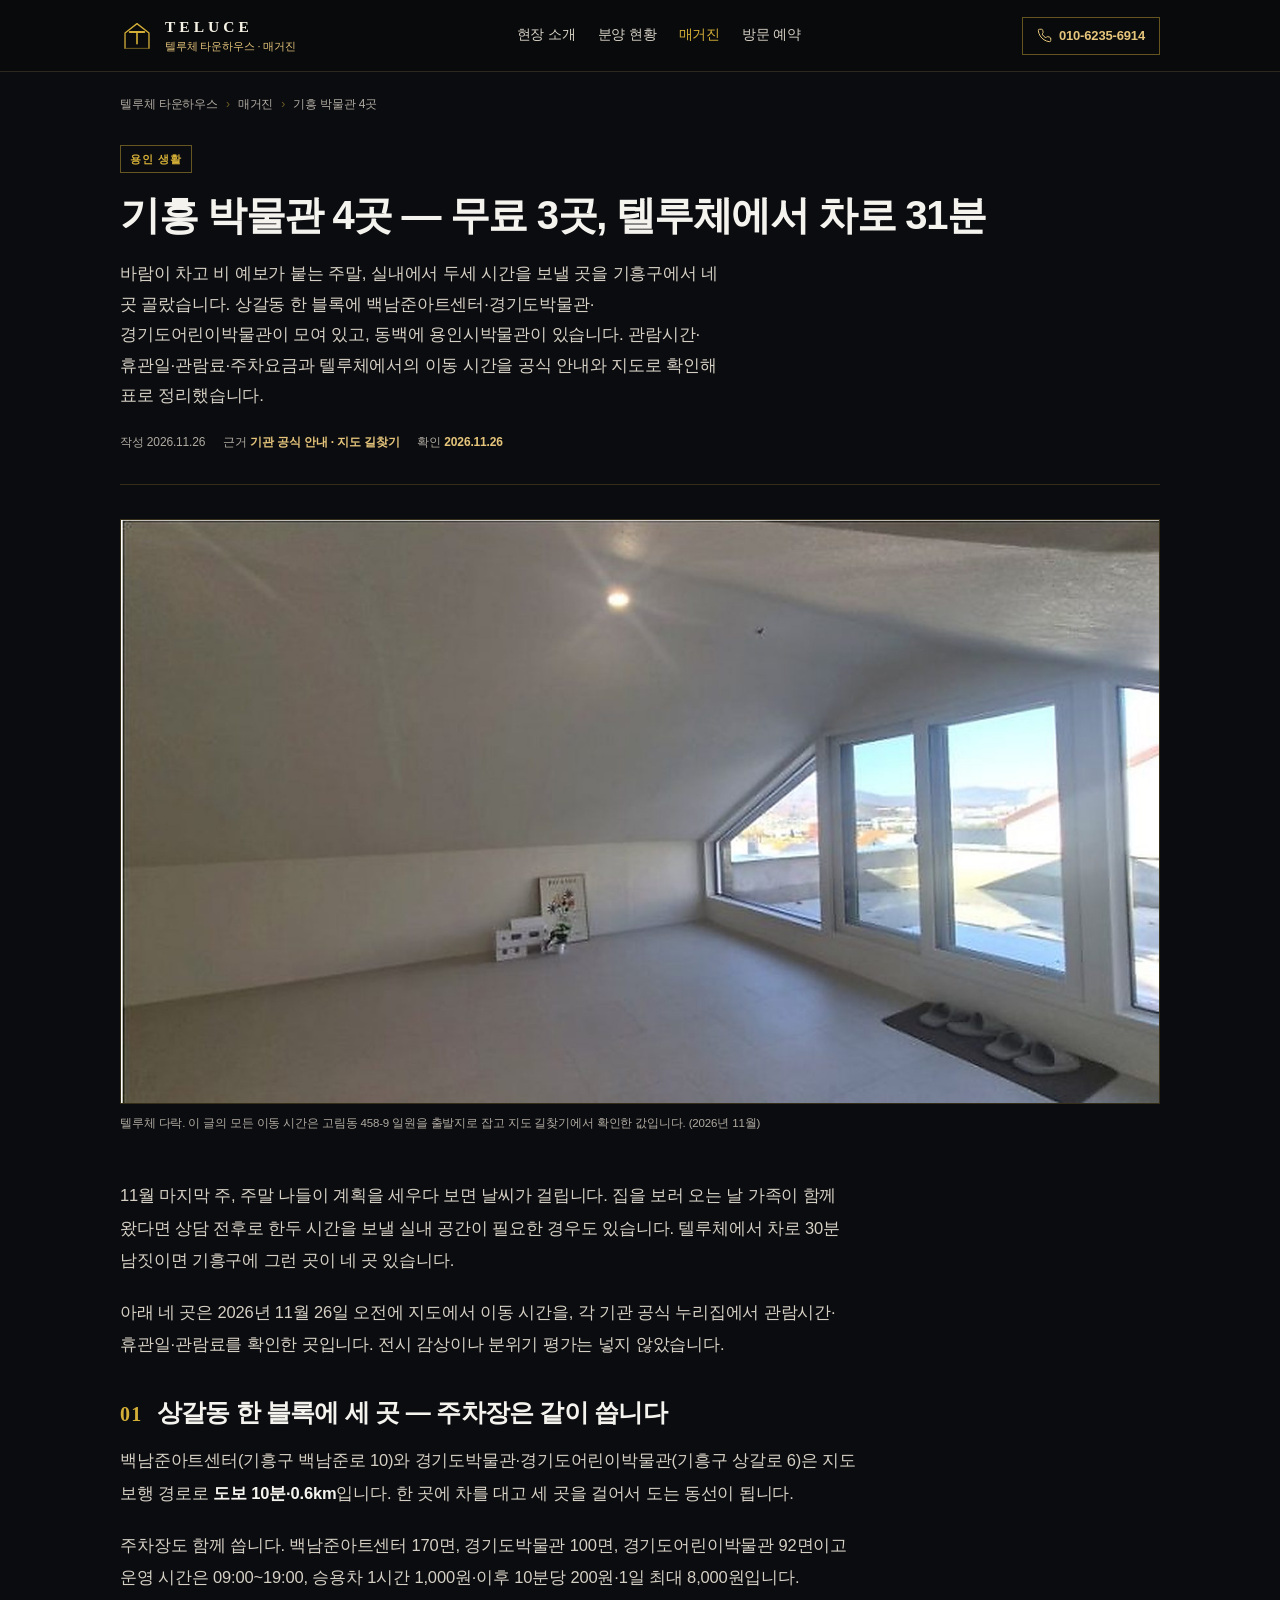
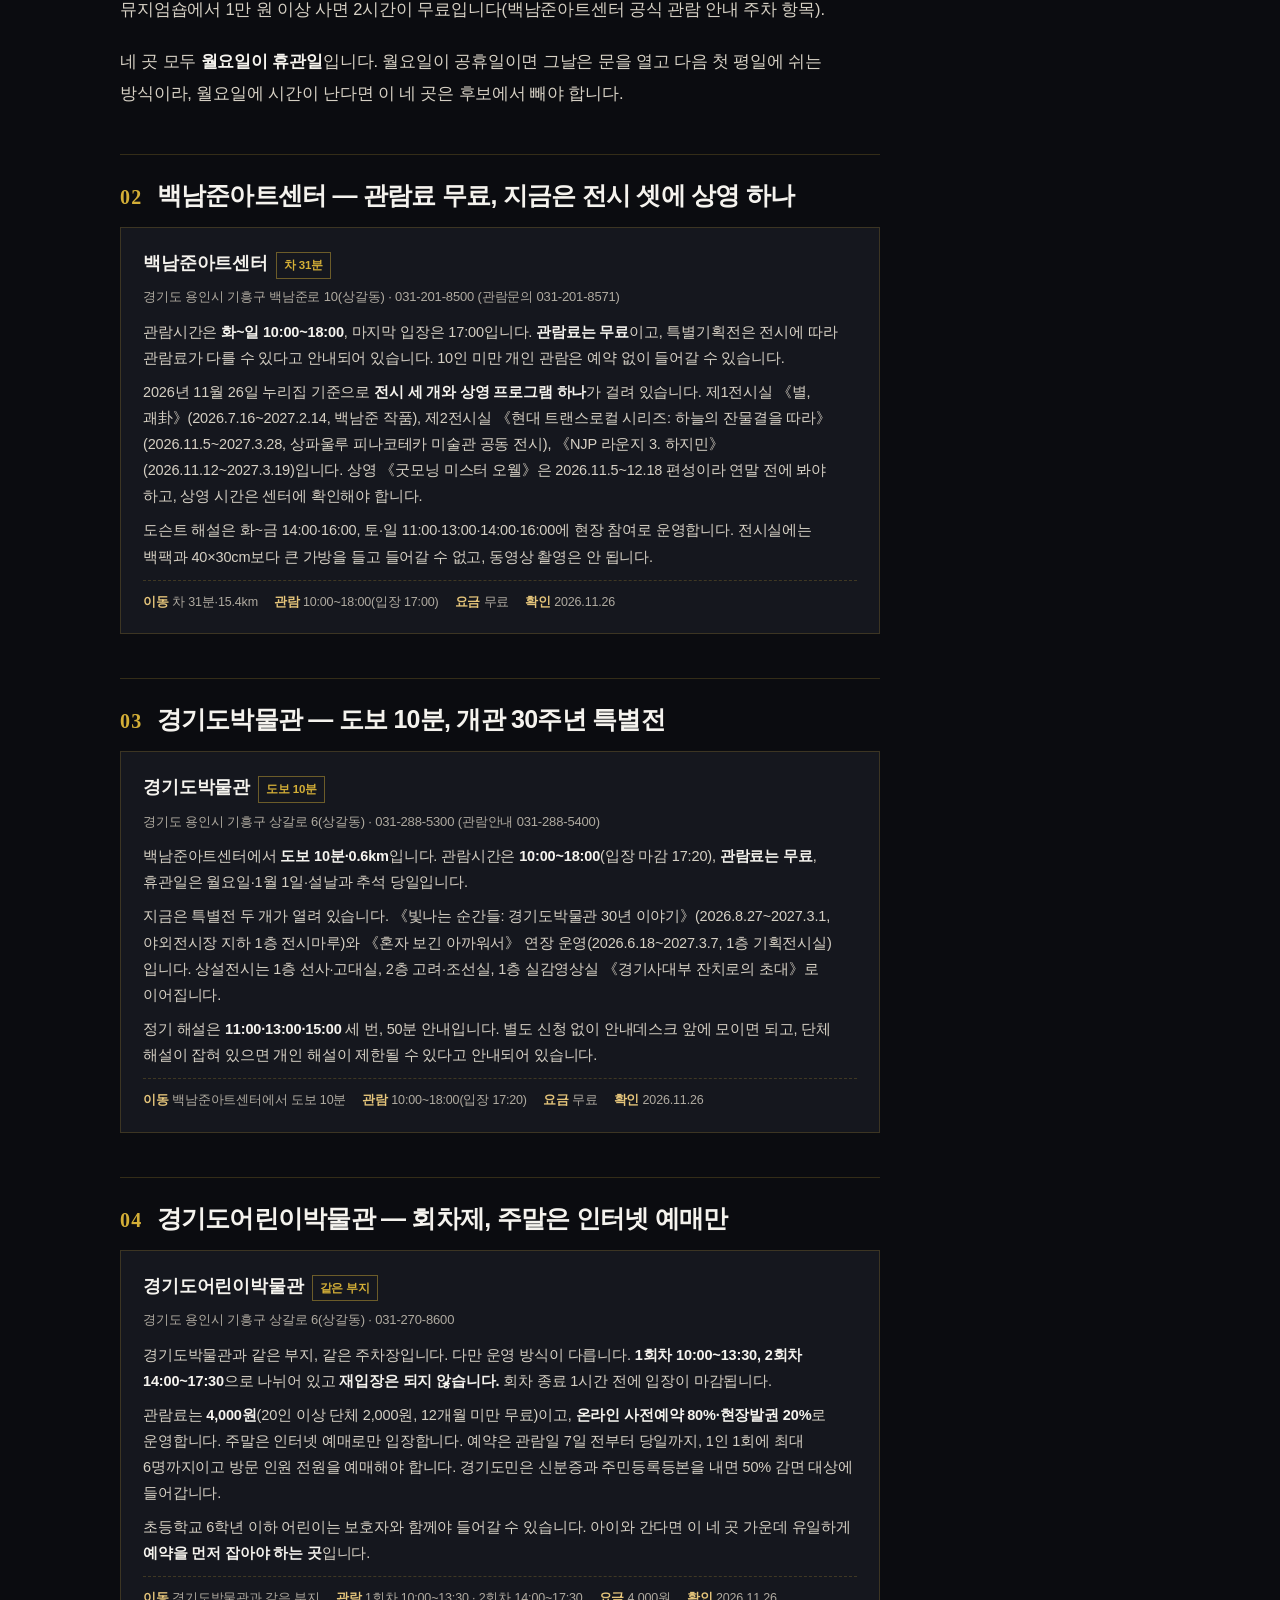
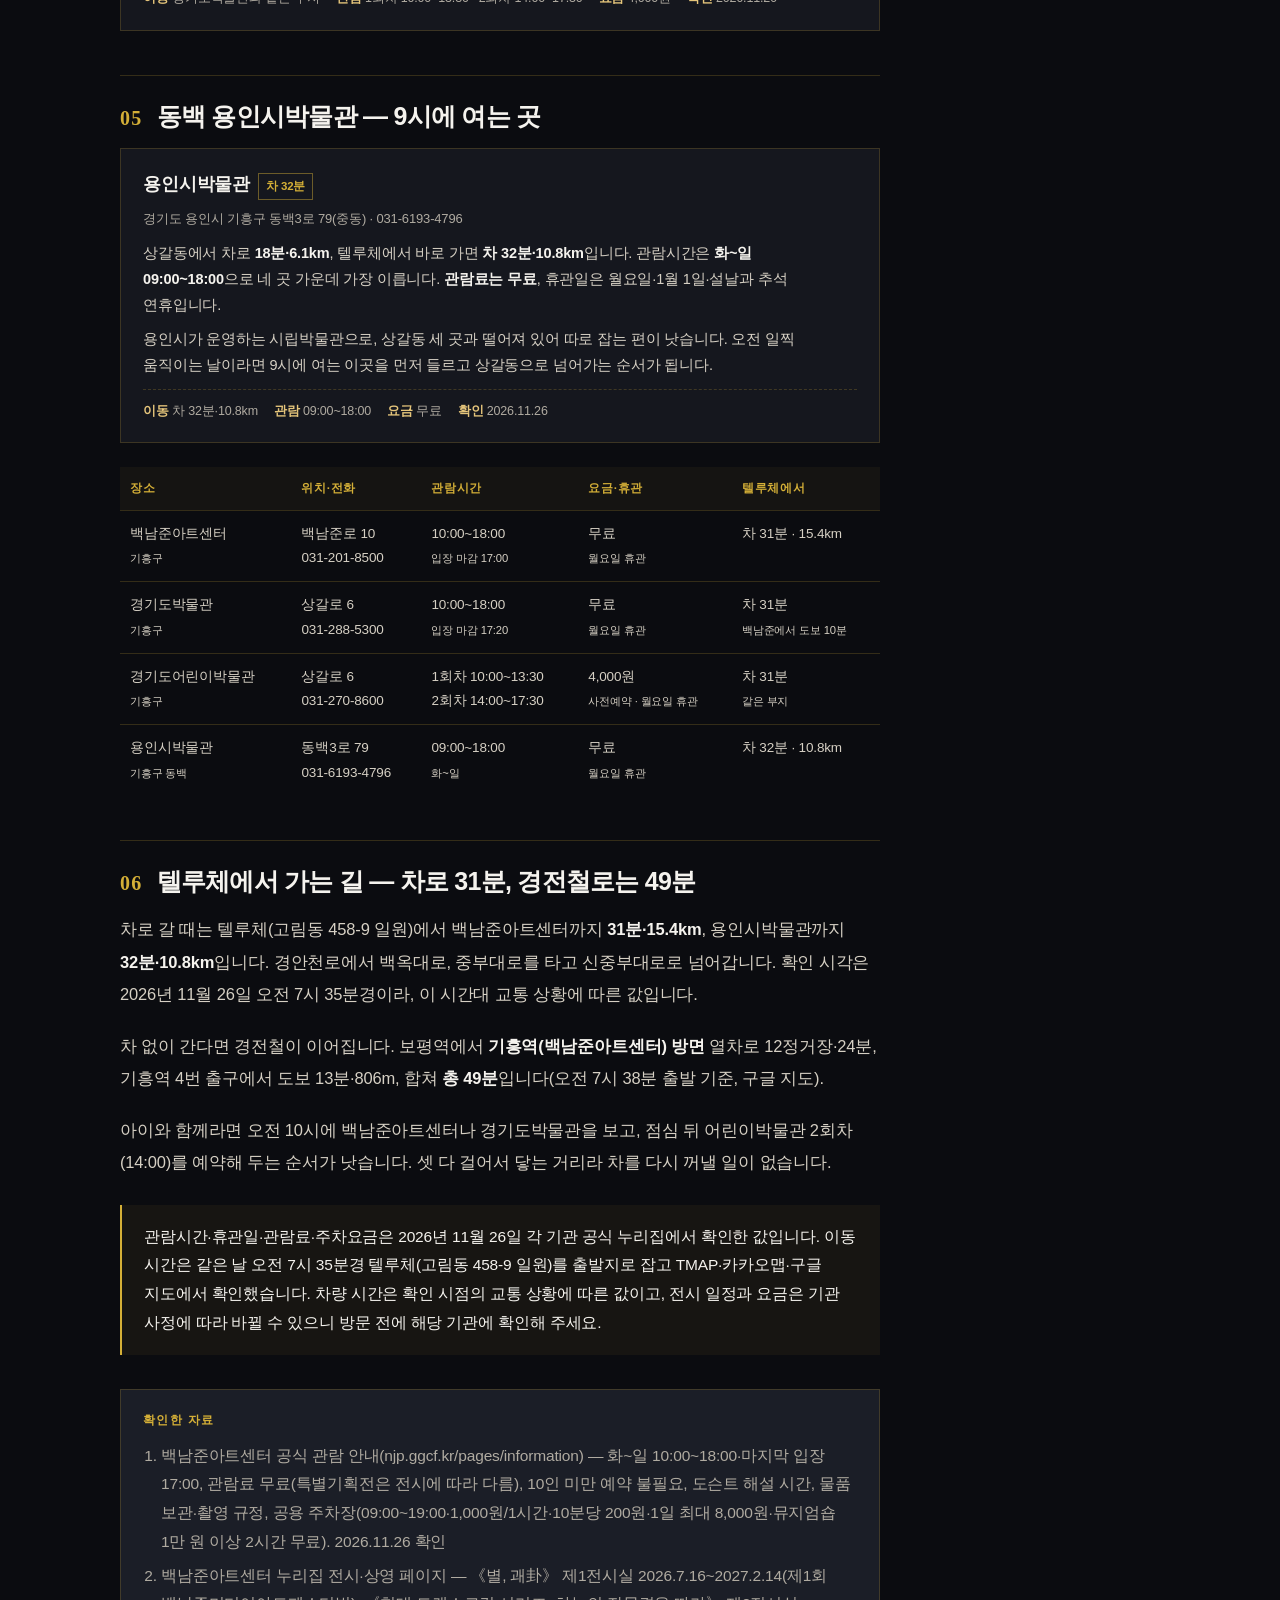
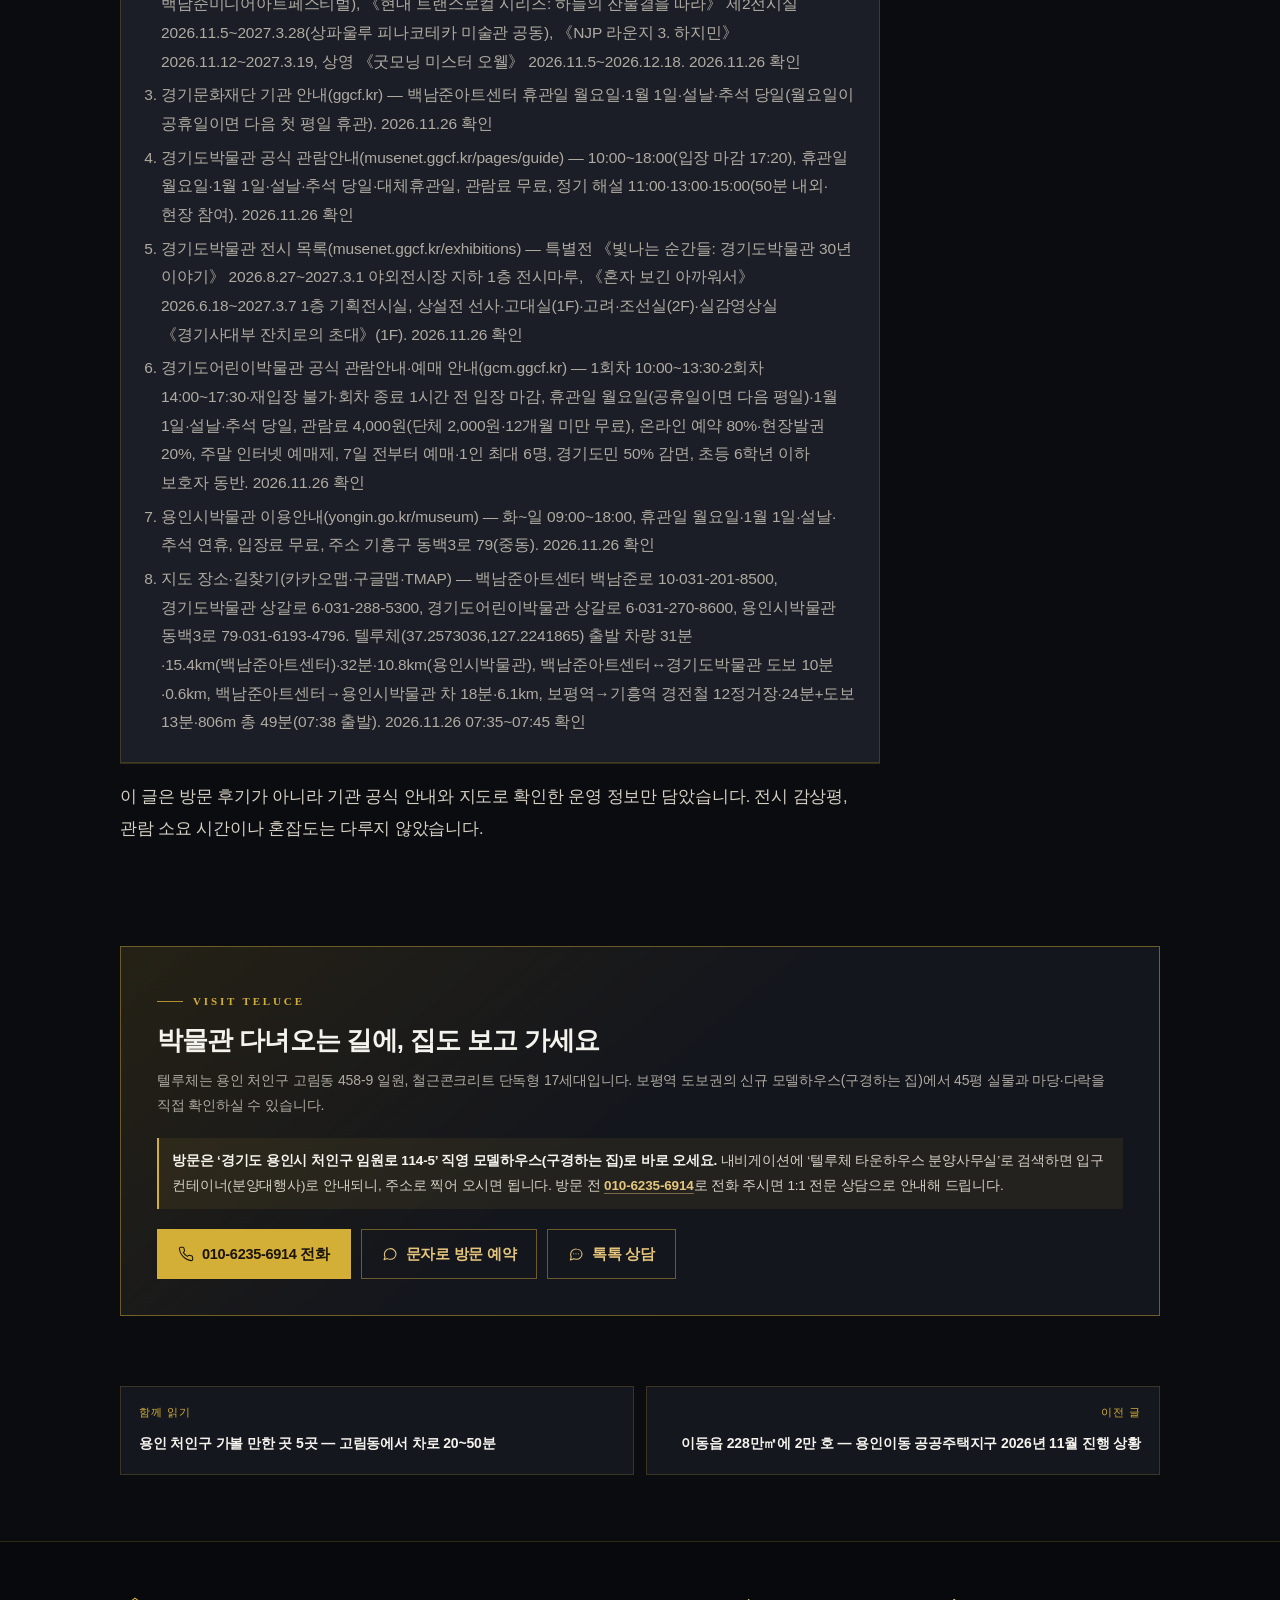
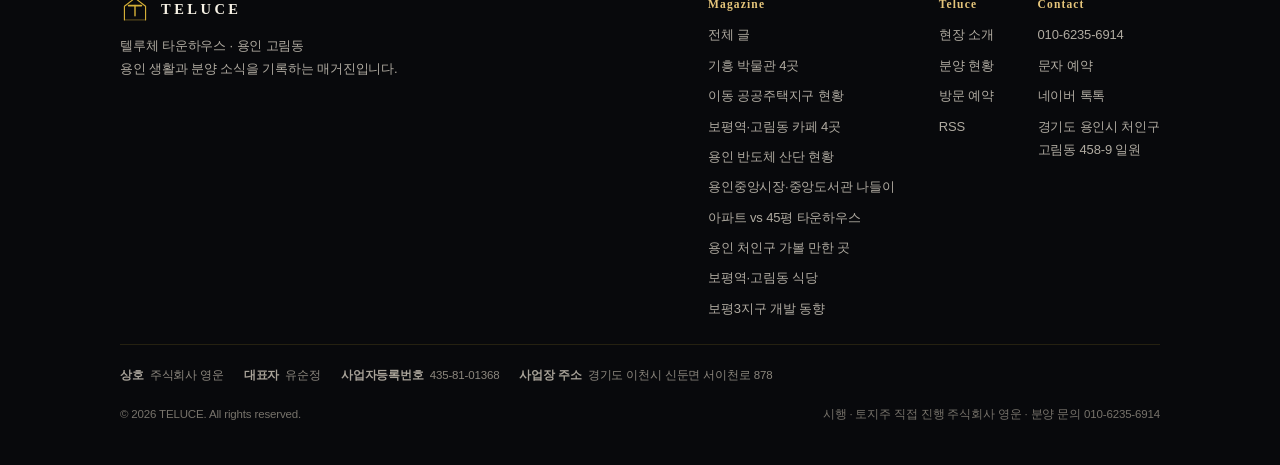
<file: magazine/giheung-museum-day/index.html>
<!DOCTYPE html>
<html lang="ko">
<head>
<meta charset="utf-8">
<!-- Google Analytics 4 (gtag.js) -->
<script async src="https://www.googletagmanager.com/gtag/js?id=G-Z2Y8HTVHH5"></script>
<script>
  window.dataLayer = window.dataLayer || [];
  function gtag(){dataLayer.push(arguments);}
  gtag('js', new Date());
  gtag('config', 'G-Z2Y8HTVHH5');
</script>
<meta name="viewport" content="width=device-width, initial-scale=1">
<title>기흥 박물관 4곳 — 무료 3곳, 텔루체에서 차로 31분 | 텔루체 매거진</title>
<meta name="description" content="비 오는 주말 실내 나들이로 기흥구 박물관 4곳을 골랐습니다. 백남준아트센터·경기도박물관·용인시박물관은 무료, 경기도어린이박물관은 4,000원. 관람시간·휴관일·텔루체에서의 차량·경전철 시간을 2026년 11월 26일 공식 안내와 지도로 확인해 정리했습니다.">
<meta name="keywords" content="용인 박물관, 기흥 가볼만한곳, 백남준아트센터, 경기도박물관, 경기도어린이박물관, 용인시박물관, 비오는날 실내 데이트, 용인 실내 나들이, 고림동 주변">
<meta name="robots" content="index, follow">
<link rel="canonical" href="https://teluce.co.kr/magazine/giheung-museum-day/">
<meta name="theme-color" content="#0B0C10">

<meta property="og:type" content="article">
<meta property="og:site_name" content="텔루체 타운하우스 TELUCE">
<meta property="og:locale" content="ko_KR">
<meta property="og:url" content="https://teluce.co.kr/magazine/giheung-museum-day/">
<meta property="og:title" content="기흥 박물관 4곳 — 무료 3곳, 텔루체에서 차로 31분">
<meta property="og:description" content="상갈동 한 블록에 박물관 세 곳, 동백에 용인시박물관. 관람시간·휴관일·관람료와 텔루체에서의 이동 시간을 공식 안내와 지도로 확인했습니다.">
<meta property="og:image" content="https://teluce.co.kr/magazine/assets/og-spots.jpg">
<meta property="og:image:width" content="1200">
<meta property="og:image:height" content="630">
<meta property="og:image:alt" content="텔루체 다락에서 본 단지 — 이 글의 이동 시간은 이 일대를 출발지로 확인한 값이다">
<meta property="article:published_time" content="2026-11-26T07:50:00+09:00">
<meta property="article:modified_time" content="2026-11-26T07:50:00+09:00">
<meta property="article:section" content="용인 생활">
<meta name="twitter:card" content="summary_large_image">
<meta name="twitter:title" content="기흥 박물관 4곳 — 무료 3곳, 텔루체에서 차로 31분">
<meta name="twitter:description" content="백남준아트센터·경기도박물관·용인시박물관 무료, 경기도어린이박물관 4,000원. 관람시간·휴관일·이동 시간 정리.">
<meta name="twitter:image" content="https://teluce.co.kr/magazine/assets/og-spots.jpg">

<link rel="alternate" type="application/rss+xml" title="텔루체 매거진 RSS" href="https://teluce.co.kr/rss.xml">
<link rel="icon" type="image/svg+xml" href="/assets/favicon-teluce.svg">
<link rel="stylesheet" href="/magazine/assets/magazine.css?v=20261121c">
<script type="application/ld+json">
{
  "@context": "https://schema.org",
  "@type": "Article",
  "headline": "기흥 박물관 4곳 — 무료 3곳, 텔루체에서 차로 31분",
  "description": "비 오는 주말 실내 나들이로 기흥구 박물관 4곳을 골랐습니다. 백남준아트센터·경기도박물관·용인시박물관은 무료, 경기도어린이박물관은 4,000원. 관람시간·휴관일·텔루체에서의 차량·경전철 시간을 2026년 11월 26일 공식 안내와 지도로 확인해 정리했습니다.",
  "image": ["https://teluce.co.kr/magazine/assets/og-spots.jpg"],
  "datePublished": "2026-11-26T07:50:00+09:00",
  "dateModified": "2026-11-26T07:50:00+09:00",
  "inLanguage": "ko-KR",
  "articleSection": "용인 생활",
  "author": { "@type": "Organization", "name": "텔루체 타운하우스", "url": "https://teluce.co.kr/" },
  "publisher": {
    "@type": "Organization",
    "name": "텔루체 타운하우스",
    "url": "https://teluce.co.kr/",
    "telephone": "+82-10-6235-6914"
  },
  "mainEntityOfPage": { "@type": "WebPage", "@id": "https://teluce.co.kr/magazine/giheung-museum-day/" }
}
</script>
<script type="application/ld+json">
{
  "@context": "https://schema.org",
  "@type": "BreadcrumbList",
  "itemListElement": [
    { "@type": "ListItem", "position": 1, "name": "텔루체 타운하우스", "item": "https://teluce.co.kr/" },
    { "@type": "ListItem", "position": 2, "name": "매거진", "item": "https://teluce.co.kr/magazine/" },
    { "@type": "ListItem", "position": 3, "name": "기흥 박물관 4곳", "item": "https://teluce.co.kr/magazine/giheung-museum-day/" }
  ]
}
</script>
<script type="application/ld+json">
{
  "@context": "https://schema.org",
  "@type": "FAQPage",
  "mainEntity": [
    {
      "@type": "Question",
      "name": "관람료가 무료인 용인 박물관은 어디인가요?",
      "acceptedAnswer": {
        "@type": "Answer",
        "text": "백남준아트센터(특별기획전은 전시에 따라 다를 수 있음), 경기도박물관, 용인시박물관이 무료입니다. 경기도어린이박물관만 관람료 4,000원이며 12개월 미만은 무료입니다. 2026년 11월 26일 각 기관 공식 관람 안내에서 확인한 값입니다."
      }
    },
    {
      "@type": "Question",
      "name": "월요일에 문을 여는 곳이 있나요?",
      "acceptedAnswer": {
        "@type": "Answer",
        "text": "이 글에 담은 네 곳 모두 월요일에 휴관합니다. 월요일이 공휴일이면 그날은 개관하고 다음 첫 평일에 휴관하는 방식입니다. 월요일에 움직일 계획이라면 다른 곳을 잡아야 합니다."
      }
    },
    {
      "@type": "Question",
      "name": "아이와 가려면 예약이 필요한가요?",
      "acceptedAnswer": {
        "@type": "Answer",
        "text": "경기도어린이박물관은 회차제로 운영하며 온라인 사전예약 80%, 현장발권 20%이고 주말은 인터넷 예매로만 입장합니다. 1회차 10:00~13:30, 2회차 14:00~17:30이며 재입장은 되지 않습니다. 백남준아트센터는 10인 미만이면 예약 없이 관람할 수 있고, 경기도박물관·용인시박물관도 자유 관람입니다."
      }
    }
  ]
}
</script>
</head>
<body>
<a class="skip" href="#article">본문 바로가기</a>

<svg width="0" height="0" style="position:absolute" aria-hidden="true" focusable="false"><defs>
<symbol id="i-phone" viewBox="0 0 24 24" fill="none" stroke="currentColor" stroke-width="1.6" stroke-linecap="round" stroke-linejoin="round"><path d="M22 16.9v3a2 2 0 0 1-2.2 2 19.8 19.8 0 0 1-8.6-3.1 19.5 19.5 0 0 1-6-6A19.8 19.8 0 0 1 2.1 4.2 2 2 0 0 1 4.1 2h3a2 2 0 0 1 2 1.7c.1.9.3 1.8.6 2.6a2 2 0 0 1-.5 2.1L8 9.6a16 16 0 0 0 6 6l1.2-1.2a2 2 0 0 1 2.1-.5c.8.3 1.7.5 2.6.6a2 2 0 0 1 1.7 2z"/></symbol>
<symbol id="i-sms" viewBox="0 0 24 24" fill="none" stroke="currentColor" stroke-width="1.6" stroke-linecap="round" stroke-linejoin="round"><path d="M21 11.5a8.4 8.4 0 0 1-9 8.4 8.9 8.9 0 0 1-4.1-1L3 20.5l1.6-4a8.4 8.4 0 0 1-1-4.1 8.4 8.4 0 0 1 8.5-8.4 8.5 8.5 0 0 1 8.9 7.5z"/></symbol>
<symbol id="i-chat" viewBox="0 0 24 24" fill="none" stroke="currentColor" stroke-width="1.6" stroke-linecap="round" stroke-linejoin="round"><path d="M21 11.5a8.4 8.4 0 0 1-9 8.4 9.7 9.7 0 0 1-3.3-.6L3.5 21l1.4-4.3a8.1 8.1 0 0 1-1-3.9 8.4 8.4 0 0 1 9-8.4 8.4 8.4 0 0 1 8.1 8.1z"/><path d="M8.5 11.8h.01M12 11.8h.01M15.5 11.8h.01"/></symbol>
<symbol id="i-arrow" viewBox="0 0 24 24" fill="none" stroke="currentColor" stroke-width="1.7" stroke-linecap="round" stroke-linejoin="round"><path d="M5 12h14M13 6l6 6-6 6"/></symbol>
<symbol id="i-teluce-mark" viewBox="0 0 44 44">
  <path d="M6.5 38V18L22 6l15.5 12v20" fill="none" stroke="#D4AF37" stroke-width="1.7" stroke-linejoin="round" stroke-linecap="round"/>
  <path d="M12.6 16.9h18.8" stroke="#D4AF37" stroke-width="2.5" stroke-linecap="round"/>
  <path d="M22 16.9v15" stroke="#D4AF37" stroke-width="2.1" stroke-linecap="round"/>
  <path d="M8 38h28" stroke="#D4AF37" stroke-width="1.2" stroke-linecap="round" opacity=".55"/>
</symbol>
</defs></svg>

<header class="mag-header">
  <div class="wrap">
    <a class="mag-brand" href="/" aria-label="텔루체 타운하우스 메인 페이지">
      <svg class="mark" viewBox="0 0 44 44" role="img" aria-label="텔루체 TELUCE 로고"><use href="#i-teluce-mark"/></svg>
      <span class="txt"><b>TELUCE</b><i>텔루체 타운하우스 · 매거진</i></span>
    </a>
    <nav class="mag-nav" aria-label="주요 메뉴">
      <a href="/#about">현장 소개</a>
      <a href="/#status">분양 현황</a>
      <a class="is-now" href="/magazine/">매거진</a>
      <a href="/#booking">방문 예약</a>
    </nav>
    <div class="mag-head-actions">
      <a class="mag-phone" href="tel:+821062356914"><svg aria-hidden="true"><use href="#i-phone"/></svg><span>010-6235-6914</span></a>
    </div>
  </div>
</header>

<main id="article">
  <div class="wrap">
    <nav class="crumb" aria-label="위치">
      <ol>
        <li><a href="/">텔루체 타운하우스</a></li>
        <li><a href="/magazine/">매거진</a></li>
        <li aria-current="page">기흥 박물관 4곳</li>
      </ol>
    </nav>
  </div>

  <article>
    <div class="wrap">
      <header class="article-head">
        <span class="chip">용인 생활</span>
        <h1>기흥 박물관 4곳 — 무료 3곳, 텔루체에서 차로 31분</h1>
        <p class="sub">바람이 차고 비 예보가 붙는 주말, 실내에서 두세 시간을 보낼 곳을 기흥구에서 네 곳 골랐습니다. 상갈동 한 블록에 백남준아트센터·경기도박물관·경기도어린이박물관이 모여 있고, 동백에 용인시박물관이 있습니다. 관람시간·휴관일·관람료·주차요금과 텔루체에서의 이동 시간을 공식 안내와 지도로 확인해 표로 정리했습니다.</p>
        <div class="article-meta">
          <span>작성 <time datetime="2026-11-26">2026.11.26</time></span>
          <span>근거 <b>기관 공식 안내 · 지도 길찾기</b></span>
          <span>확인 <b>2026.11.26</b></span>
        </div>
      </header>

      <div class="article-hero">
        <figure>
          <img src="/assets/photos/hero-09-attic.jpg" alt="텔루체 세대의 다락 — 이 글의 이동 시간은 이 단지를 출발지로 확인한 값이다" width="1600" height="900">
          <figcaption>텔루체 다락. 이 글의 모든 이동 시간은 고림동 458-9 일원을 출발지로 잡고 지도 길찾기에서 확인한 값입니다. (2026년 11월)</figcaption>
        </figure>
      </div>

      <div class="article-body">
        <p>11월 마지막 주, 주말 나들이 계획을 세우다 보면 날씨가 걸립니다. 집을 보러 오는 날 가족이 함께 왔다면 상담 전후로 한두 시간을 보낼 실내 공간이 필요한 경우도 있습니다. 텔루체에서 차로 30분 남짓이면 기흥구에 그런 곳이 네 곳 있습니다.</p>
        <p>아래 네 곳은 2026년 11월 26일 오전에 지도에서 이동 시간을, 각 기관 공식 누리집에서 관람시간·휴관일·관람료를 확인한 곳입니다. 전시 감상이나 분위기 평가는 넣지 않았습니다.</p>

        <h2><span class="num">01</span> 상갈동 한 블록에 세 곳 — 주차장은 같이 씁니다</h2>
        <p>백남준아트센터(기흥구 백남준로 10)와 경기도박물관·경기도어린이박물관(기흥구 상갈로 6)은 지도 보행 경로로 <strong>도보 10분·0.6km</strong>입니다. 한 곳에 차를 대고 세 곳을 걸어서 도는 동선이 됩니다.</p>
        <p>주차장도 함께 씁니다. 백남준아트센터 170면, 경기도박물관 100면, 경기도어린이박물관 92면이고 운영 시간은 09:00~19:00, 승용차 1시간 1,000원·이후 10분당 200원·1일 최대 8,000원입니다. 뮤지엄숍에서 1만 원 이상 사면 2시간이 무료입니다(백남준아트센터 공식 관람 안내 주차 항목).</p>
        <p>네 곳 모두 <strong>월요일이 휴관일</strong>입니다. 월요일이 공휴일이면 그날은 문을 열고 다음 첫 평일에 쉬는 방식이라, 월요일에 시간이 난다면 이 네 곳은 후보에서 빼야 합니다.</p>

        <h2><span class="num">02</span> 백남준아트센터 — 관람료 무료, 지금은 전시 셋에 상영 하나</h2>
        <div class="place">
          <h3>백남준아트센터 <span>차 31분</span></h3>
          <p class="addr">경기도 용인시 기흥구 백남준로 10(상갈동) · 031-201-8500 (관람문의 031-201-8571)</p>
          <p>관람시간은 <strong>화~일 10:00~18:00</strong>, 마지막 입장은 17:00입니다. <strong>관람료는 무료</strong>이고, 특별기획전은 전시에 따라 관람료가 다를 수 있다고 안내되어 있습니다. 10인 미만 개인 관람은 예약 없이 들어갈 수 있습니다.</p>
          <p>2026년 11월 26일 누리집 기준으로 <strong>전시 세 개와 상영 프로그램 하나</strong>가 걸려 있습니다. 제1전시실 《별, 괘卦》(2026.7.16~2027.2.14, 백남준 작품), 제2전시실 《현대 트랜스로컬 시리즈: 하늘의 잔물결을 따라》(2026.11.5~2027.3.28, 상파울루 피나코테카 미술관 공동 전시), 《NJP 라운지 3. 하지민》(2026.11.12~2027.3.19)입니다. 상영 《굿모닝 미스터 오웰》은 2026.11.5~12.18 편성이라 연말 전에 봐야 하고, 상영 시간은 센터에 확인해야 합니다.</p>
          <p>도슨트 해설은 화~금 14:00·16:00, 토·일 11:00·13:00·14:00·16:00에 현장 참여로 운영합니다. 전시실에는 백팩과 40×30cm보다 큰 가방을 들고 들어갈 수 없고, 동영상 촬영은 안 됩니다.</p>
          <div class="facts"><span><b>이동</b> 차 31분·15.4km</span><span><b>관람</b> 10:00~18:00(입장 17:00)</span><span><b>요금</b> 무료</span><span><b>확인</b> 2026.11.26</span></div>
        </div>

        <h2><span class="num">03</span> 경기도박물관 — 도보 10분, 개관 30주년 특별전</h2>
        <div class="place">
          <h3>경기도박물관 <span>도보 10분</span></h3>
          <p class="addr">경기도 용인시 기흥구 상갈로 6(상갈동) · 031-288-5300 (관람안내 031-288-5400)</p>
          <p>백남준아트센터에서 <strong>도보 10분·0.6km</strong>입니다. 관람시간은 <strong>10:00~18:00</strong>(입장 마감 17:20), <strong>관람료는 무료</strong>, 휴관일은 월요일·1월 1일·설날과 추석 당일입니다.</p>
          <p>지금은 특별전 두 개가 열려 있습니다. 《빛나는 순간들: 경기도박물관 30년 이야기》(2026.8.27~2027.3.1, 야외전시장 지하 1층 전시마루)와 《혼자 보긴 아까워서》 연장 운영(2026.6.18~2027.3.7, 1층 기획전시실)입니다. 상설전시는 1층 선사·고대실, 2층 고려·조선실, 1층 실감영상실 《경기사대부 잔치로의 초대》로 이어집니다.</p>
          <p>정기 해설은 <strong>11:00·13:00·15:00</strong> 세 번, 50분 안내입니다. 별도 신청 없이 안내데스크 앞에 모이면 되고, 단체 해설이 잡혀 있으면 개인 해설이 제한될 수 있다고 안내되어 있습니다.</p>
          <div class="facts"><span><b>이동</b> 백남준아트센터에서 도보 10분</span><span><b>관람</b> 10:00~18:00(입장 17:20)</span><span><b>요금</b> 무료</span><span><b>확인</b> 2026.11.26</span></div>
        </div>

        <h2><span class="num">04</span> 경기도어린이박물관 — 회차제, 주말은 인터넷 예매만</h2>
        <div class="place">
          <h3>경기도어린이박물관 <span>같은 부지</span></h3>
          <p class="addr">경기도 용인시 기흥구 상갈로 6(상갈동) · 031-270-8600</p>
          <p>경기도박물관과 같은 부지, 같은 주차장입니다. 다만 운영 방식이 다릅니다. <strong>1회차 10:00~13:30, 2회차 14:00~17:30</strong>으로 나뉘어 있고 <strong>재입장은 되지 않습니다.</strong> 회차 종료 1시간 전에 입장이 마감됩니다.</p>
          <p>관람료는 <strong>4,000원</strong>(20인 이상 단체 2,000원, 12개월 미만 무료)이고, <strong>온라인 사전예약 80%·현장발권 20%</strong>로 운영합니다. 주말은 인터넷 예매로만 입장합니다. 예약은 관람일 7일 전부터 당일까지, 1인 1회에 최대 6명까지이고 방문 인원 전원을 예매해야 합니다. 경기도민은 신분증과 주민등록등본을 내면 50% 감면 대상에 들어갑니다.</p>
          <p>초등학교 6학년 이하 어린이는 보호자와 함께야 들어갈 수 있습니다. 아이와 간다면 이 네 곳 가운데 유일하게 <strong>예약을 먼저 잡아야 하는 곳</strong>입니다.</p>
          <div class="facts"><span><b>이동</b> 경기도박물관과 같은 부지</span><span><b>관람</b> 1회차 10:00~13:30 · 2회차 14:00~17:30</span><span><b>요금</b> 4,000원</span><span><b>확인</b> 2026.11.26</span></div>
        </div>

        <h2><span class="num">05</span> 동백 용인시박물관 — 9시에 여는 곳</h2>
        <div class="place">
          <h3>용인시박물관 <span>차 32분</span></h3>
          <p class="addr">경기도 용인시 기흥구 동백3로 79(중동) · 031-6193-4796</p>
          <p>상갈동에서 차로 <strong>18분·6.1km</strong>, 텔루체에서 바로 가면 <strong>차 32분·10.8km</strong>입니다. 관람시간은 <strong>화~일 09:00~18:00</strong>으로 네 곳 가운데 가장 이릅니다. <strong>관람료는 무료</strong>, 휴관일은 월요일·1월 1일·설날과 추석 연휴입니다.</p>
          <p>용인시가 운영하는 시립박물관으로, 상갈동 세 곳과 떨어져 있어 따로 잡는 편이 낫습니다. 오전 일찍 움직이는 날이라면 9시에 여는 이곳을 먼저 들르고 상갈동으로 넘어가는 순서가 됩니다.</p>
          <div class="facts"><span><b>이동</b> 차 32분·10.8km</span><span><b>관람</b> 09:00~18:00</span><span><b>요금</b> 무료</span><span><b>확인</b> 2026.11.26</span></div>
        </div>

        <div class="tablewrap">
          <table class="price">
            <caption class="skip">기흥구 박물관 4곳 한눈에 보기</caption>
            <thead>
              <tr><th scope="col">장소</th><th scope="col">위치·전화</th><th scope="col">관람시간</th><th scope="col">요금·휴관</th><th scope="col">텔루체에서</th></tr>
            </thead>
            <tbody>
              <tr><td>백남준아트센터<br><small>기흥구</small></td><td>백남준로 10<br>031-201-8500</td><td>10:00~18:00<br><small>입장 마감 17:00</small></td><td>무료<br><small>월요일 휴관</small></td><td>차 31분 · 15.4km</td></tr>
              <tr><td>경기도박물관<br><small>기흥구</small></td><td>상갈로 6<br>031-288-5300</td><td>10:00~18:00<br><small>입장 마감 17:20</small></td><td>무료<br><small>월요일 휴관</small></td><td>차 31분<br><small>백남준에서 도보 10분</small></td></tr>
              <tr><td>경기도어린이박물관<br><small>기흥구</small></td><td>상갈로 6<br>031-270-8600</td><td>1회차 10:00~13:30<br>2회차 14:00~17:30</td><td>4,000원<br><small>사전예약 · 월요일 휴관</small></td><td>차 31분<br><small>같은 부지</small></td></tr>
              <tr><td>용인시박물관<br><small>기흥구 동백</small></td><td>동백3로 79<br>031-6193-4796</td><td>09:00~18:00<br><small>화~일</small></td><td>무료<br><small>월요일 휴관</small></td><td>차 32분 · 10.8km</td></tr>
            </tbody>
          </table>
        </div>

        <h2><span class="num">06</span> 텔루체에서 가는 길 — 차로 31분, 경전철로는 49분</h2>
        <p>차로 갈 때는 텔루체(고림동 458-9 일원)에서 백남준아트센터까지 <strong>31분·15.4km</strong>, 용인시박물관까지 <strong>32분·10.8km</strong>입니다. 경안천로에서 백옥대로, 중부대로를 타고 신중부대로로 넘어갑니다. 확인 시각은 2026년 11월 26일 오전 7시 35분경이라, 이 시간대 교통 상황에 따른 값입니다.</p>
        <p>차 없이 간다면 경전철이 이어집니다. 보평역에서 <strong>기흥역(백남준아트센터) 방면</strong> 열차로 12정거장·24분, 기흥역 4번 출구에서 도보 13분·806m, 합쳐 <strong>총 49분</strong>입니다(오전 7시 38분 출발 기준, 구글 지도).</p>
        <p>아이와 함께라면 오전 10시에 백남준아트센터나 경기도박물관을 보고, 점심 뒤 어린이박물관 2회차(14:00)를 예약해 두는 순서가 낫습니다. 셋 다 걸어서 닿는 거리라 차를 다시 꺼낼 일이 없습니다.</p>

        <blockquote>관람시간·휴관일·관람료·주차요금은 2026년 11월 26일 각 기관 공식 누리집에서 확인한 값입니다. 이동 시간은 같은 날 오전 7시 35분경 텔루체(고림동 458-9 일원)를 출발지로 잡고 TMAP·카카오맵·구글 지도에서 확인했습니다. 차량 시간은 확인 시점의 교통 상황에 따른 값이고, 전시 일정과 요금은 기관 사정에 따라 바뀔 수 있으니 방문 전에 해당 기관에 확인해 주세요.</blockquote>

        <div class="sources">
          <h3>확인한 자료</h3>
          <ol>
            <li>백남준아트센터 공식 관람 안내(njp.ggcf.kr/pages/information) — 화~일 10:00~18:00·마지막 입장 17:00, 관람료 무료(특별기획전은 전시에 따라 다름), 10인 미만 예약 불필요, 도슨트 해설 시간, 물품 보관·촬영 규정, 공용 주차장(09:00~19:00·1,000원/1시간·10분당 200원·1일 최대 8,000원·뮤지엄숍 1만 원 이상 2시간 무료). 2026.11.26 확인</li>
            <li>백남준아트센터 누리집 전시·상영 페이지 — 《별, 괘卦》 제1전시실 2026.7.16~2027.2.14(제1회 백남준미디어아트페스티벌), 《현대 트랜스로컬 시리즈: 하늘의 잔물결을 따라》 제2전시실 2026.11.5~2027.3.28(상파울루 피나코테카 미술관 공동), 《NJP 라운지 3. 하지민》 2026.11.12~2027.3.19, 상영 《굿모닝 미스터 오웰》 2026.11.5~2026.12.18. 2026.11.26 확인</li>
            <li>경기문화재단 기관 안내(ggcf.kr) — 백남준아트센터 휴관일 월요일·1월 1일·설날·추석 당일(월요일이 공휴일이면 다음 첫 평일 휴관). 2026.11.26 확인</li>
            <li>경기도박물관 공식 관람안내(musenet.ggcf.kr/pages/guide) — 10:00~18:00(입장 마감 17:20), 휴관일 월요일·1월 1일·설날·추석 당일·대체휴관일, 관람료 무료, 정기 해설 11:00·13:00·15:00(50분 내외·현장 참여). 2026.11.26 확인</li>
            <li>경기도박물관 전시 목록(musenet.ggcf.kr/exhibitions) — 특별전 《빛나는 순간들: 경기도박물관 30년 이야기》 2026.8.27~2027.3.1 야외전시장 지하 1층 전시마루, 《혼자 보긴 아까워서》 2026.6.18~2027.3.7 1층 기획전시실, 상설전 선사·고대실(1F)·고려·조선실(2F)·실감영상실 《경기사대부 잔치로의 초대》(1F). 2026.11.26 확인</li>
            <li>경기도어린이박물관 공식 관람안내·예매 안내(gcm.ggcf.kr) — 1회차 10:00~13:30·2회차 14:00~17:30·재입장 불가·회차 종료 1시간 전 입장 마감, 휴관일 월요일(공휴일이면 다음 평일)·1월 1일·설날·추석 당일, 관람료 4,000원(단체 2,000원·12개월 미만 무료), 온라인 예약 80%·현장발권 20%, 주말 인터넷 예매제, 7일 전부터 예매·1인 최대 6명, 경기도민 50% 감면, 초등 6학년 이하 보호자 동반. 2026.11.26 확인</li>
            <li>용인시박물관 이용안내(yongin.go.kr/museum) — 화~일 09:00~18:00, 휴관일 월요일·1월 1일·설날·추석 연휴, 입장료 무료, 주소 기흥구 동백3로 79(중동). 2026.11.26 확인</li>
            <li>지도 장소·길찾기(카카오맵·구글맵·TMAP) — 백남준아트센터 백남준로 10·031-201-8500, 경기도박물관 상갈로 6·031-288-5300, 경기도어린이박물관 상갈로 6·031-270-8600, 용인시박물관 동백3로 79·031-6193-4796. 텔루체(37.2573036,127.2241865) 출발 차량 31분·15.4km(백남준아트센터)·32분·10.8km(용인시박물관), 백남준아트센터↔경기도박물관 도보 10분·0.6km, 백남준아트센터→용인시박물관 차 18분·6.1km, 보평역→기흥역 경전철 12정거장·24분+도보 13분·806m 총 49분(07:38 출발). 2026.11.26 07:35~07:45 확인</li>
          </ol>
        </div>
        <p class="disclaimer">이 글은 방문 후기가 아니라 기관 공식 안내와 지도로 확인한 운영 정보만 담았습니다. 전시 감상평, 관람 소요 시간이나 혼잡도는 다루지 않았습니다.</p>
      </div>
    </div>
  </article>

  <div class="wrap">
    <section class="cta">
      <span class="eyebrow">Visit Teluce</span>
      <h2>박물관 다녀오는 길에, 집도 보고 가세요</h2>
      <p>텔루체는 용인 처인구 고림동 458-9 일원, 철근콘크리트 단독형 17세대입니다. 보평역 도보권의 신규 모델하우스(구경하는 집)에서 45평 실물과 마당·다락을 직접 확인하실 수 있습니다.</p>
      <p class="cta-visit"><b>방문은 ‘경기도 용인시 처인구 임원로 114-5’ 직영 모델하우스(구경하는 집)로 바로 오세요.</b> 내비게이션에 ‘텔루체 타운하우스 분양사무실’로 검색하면 입구 컨테이너(분양대행사)로 안내되니, 주소로 찍어 오시면 됩니다. 방문 전 <a href="tel:+821062356914">010-6235-6914</a>로 전화 주시면 1:1 전문 상담으로 안내해 드립니다.</p>
      <div class="cta-btns">
        <a class="btn btn-gold" href="tel:+821062356914"><svg aria-hidden="true"><use href="#i-phone"/></svg>010-6235-6914 전화</a>
        <a class="btn btn-line" href="sms:+821062356914"><svg aria-hidden="true"><use href="#i-sms"/></svg>문자로 방문 예약</a>
        <a class="btn btn-line" href="https://talk.naver.com/ct/wfuyhez" target="_blank" rel="noopener"><svg aria-hidden="true"><use href="#i-chat"/></svg>톡톡 상담</a>
      </div>
    </section>

    <nav class="pager" aria-label="다른 글">
      <a href="/magazine/yongin-cheoin-attractions/">
        <small>함께 읽기</small>
        <b>용인 처인구 가볼 만한 곳 5곳 — 고림동에서 차로 20~50분</b>
      </a>
      <a class="next" href="/magazine/yongin-idong-newtown-2026/">
        <small>이전 글</small>
        <b>이동읍 228만㎡에 2만 호 — 용인이동 공공주택지구 2026년 11월 진행 상황</b>
      </a>
    </nav>
  </div>
</main>

<footer class="mag-footer">
  <div class="wrap">
    <div class="top">
      <div>
        <div class="brandline">
          <svg class="mark" viewBox="0 0 44 44" role="img" aria-label="텔루체 TELUCE 로고"><use href="#i-teluce-mark"/></svg>
          <b>TELUCE</b>
        </div>
        <p>텔루체 타운하우스 · 용인 고림동<br>용인 생활과 분양 소식을 기록하는 매거진입니다.</p>
      </div>
      <div class="cols">
        <div>
          <b>Magazine</b>
          <a href="/magazine/">전체 글</a>
          <a href="/magazine/giheung-museum-day/">기흥 박물관 4곳</a>
          <a href="/magazine/yongin-idong-newtown-2026/">이동 공공주택지구 현황</a>
          <a href="/magazine/gorim-bopyeong-cafe/">보평역·고림동 카페 4곳</a>
          <a href="/magazine/yongin-chip-cluster-2026/">용인 반도체 산단 현황</a>
          <a href="/magazine/yongin-market-library-day/">용인중앙시장·중앙도서관 나들이</a>
          <a href="/magazine/gorim-apartment-vs-townhouse/">아파트 vs 45평 타운하우스</a>
          <a href="/magazine/yongin-cheoin-attractions/">용인 처인구 가볼 만한 곳</a>
          <a href="/magazine/bopyeong-gorim-food/">보평역·고림동 식당</a>
          <a href="/magazine/bopyeong-3-district/">보평3지구 개발 동향</a>
        </div>
        <div>
          <b>Teluce</b>
          <a href="/#about">현장 소개</a>
          <a href="/#status">분양 현황</a>
          <a href="/#booking">방문 예약</a>
          <a href="/rss.xml">RSS</a>
        </div>
        <div>
          <b>Contact</b>
          <a href="tel:+821062356914">010-6235-6914</a>
          <a href="sms:+821062356914">문자 예약</a>
          <a href="https://talk.naver.com/ct/wfuyhez" target="_blank" rel="noopener">네이버 톡톡</a>
          <span>경기도 용인시 처인구<br>고림동 458-9 일원</span>
        </div>
      </div>
    </div>
    <div class="biz" aria-label="사업자 정보">
      <span><b>상호</b>주식회사 영운</span>
      <span><b>대표자</b>유순정</span>
      <span><b>사업자등록번호</b>435-81-01368</span>
      <span><b>사업장 주소</b>경기도 이천시 신둔면 서이천로 878</span>
    </div>
    <div class="bottom">
      <p>© 2026 TELUCE. All rights reserved.</p>
      <p>시행 · 토지주 직접 진행 주식회사 영운 · 분양 문의 010-6235-6914</p>
    </div>
  </div>
</footer>

<div class="mobile-bar">
  <a class="btn btn-line" href="sms:+821062356914"><svg aria-hidden="true"><use href="#i-sms"/></svg>문자 예약</a>
  <a class="btn btn-gold" href="tel:+821062356914"><svg aria-hidden="true"><use href="#i-phone"/></svg>전화 상담</a>
</div>

</body>
</html>
</file>
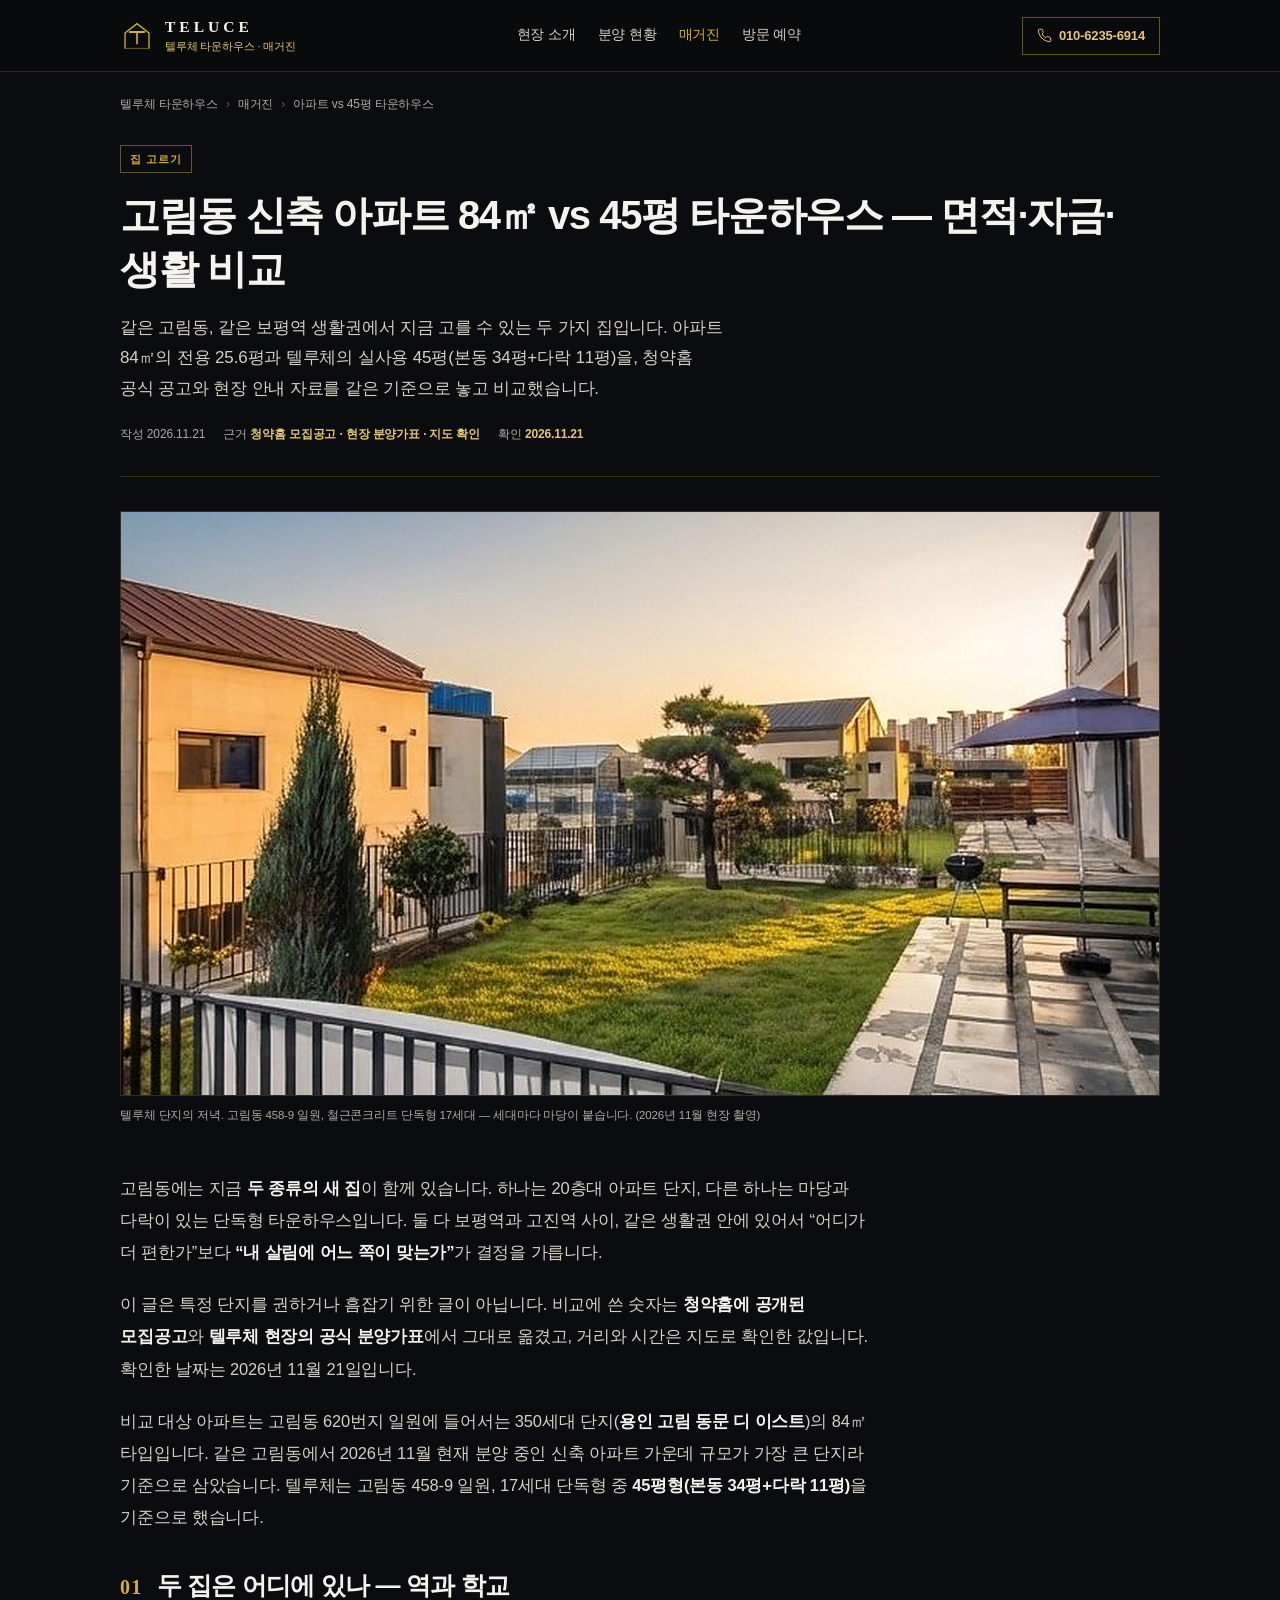
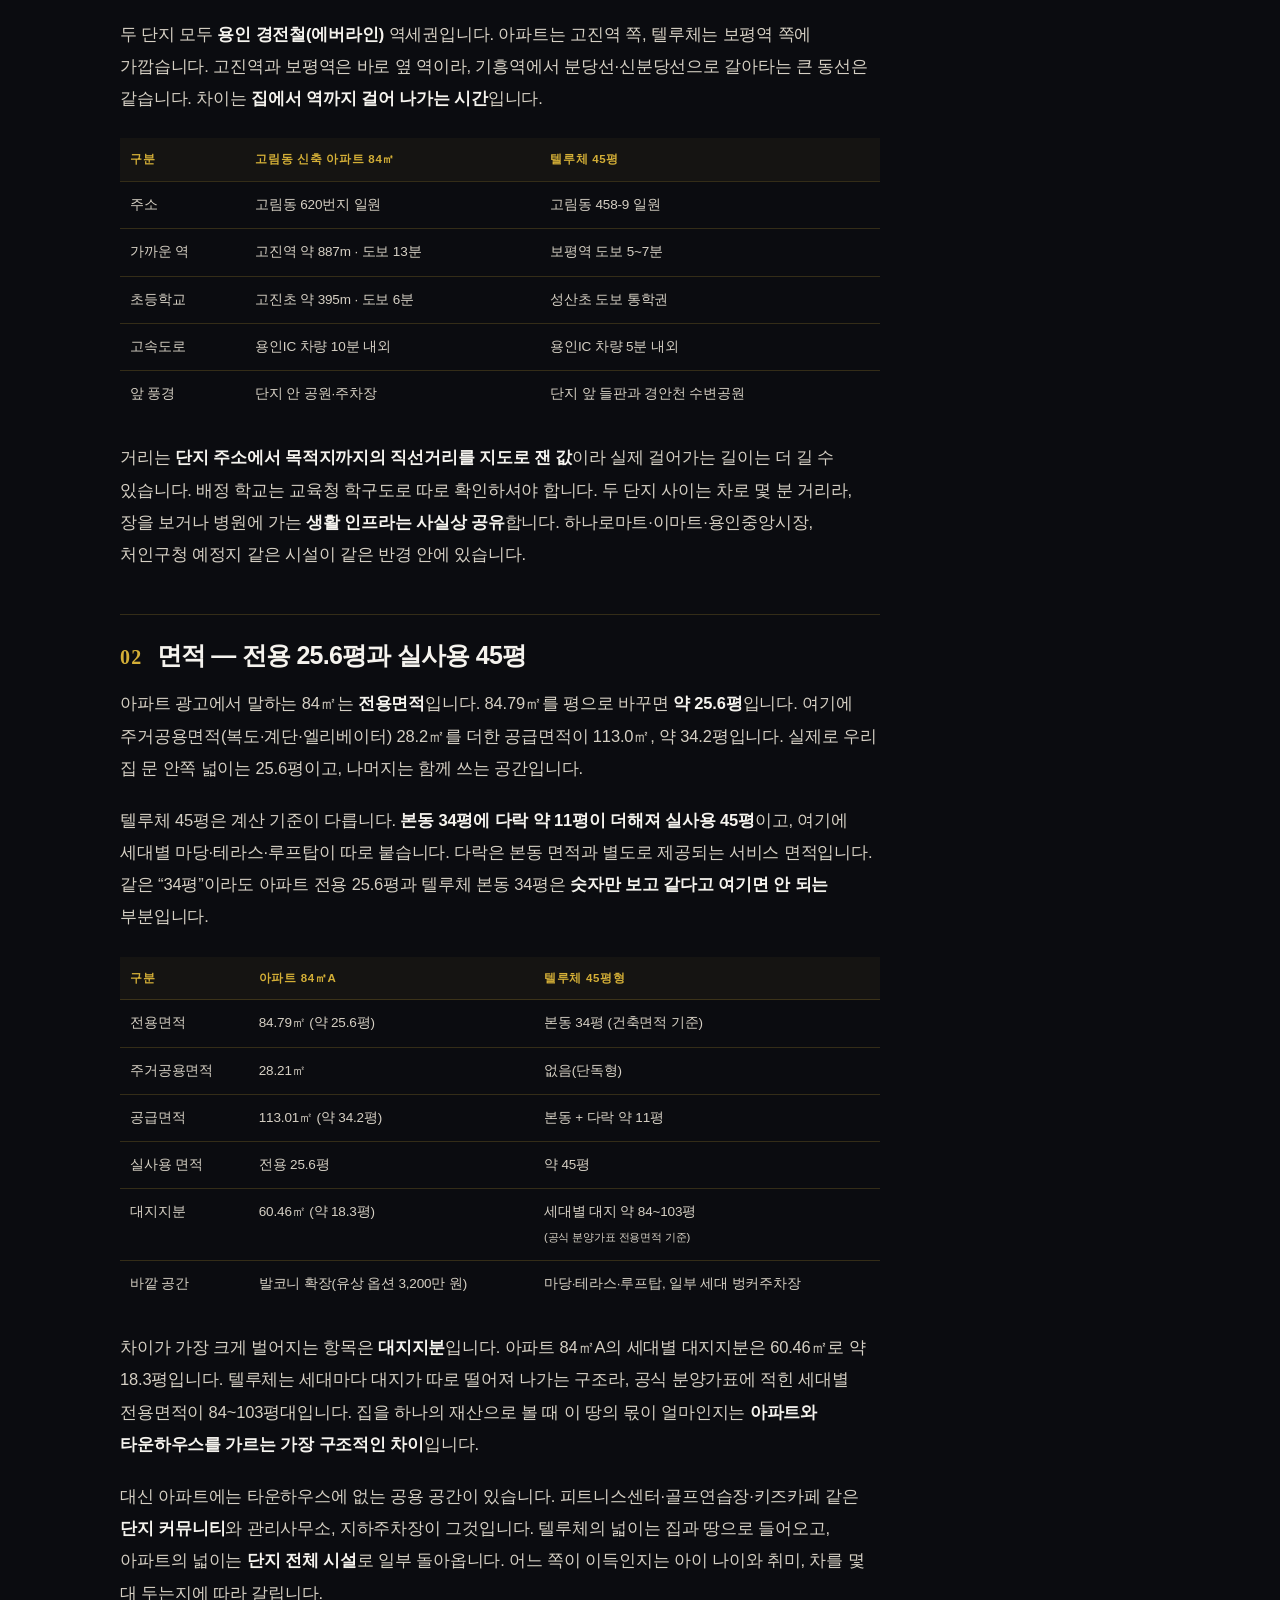
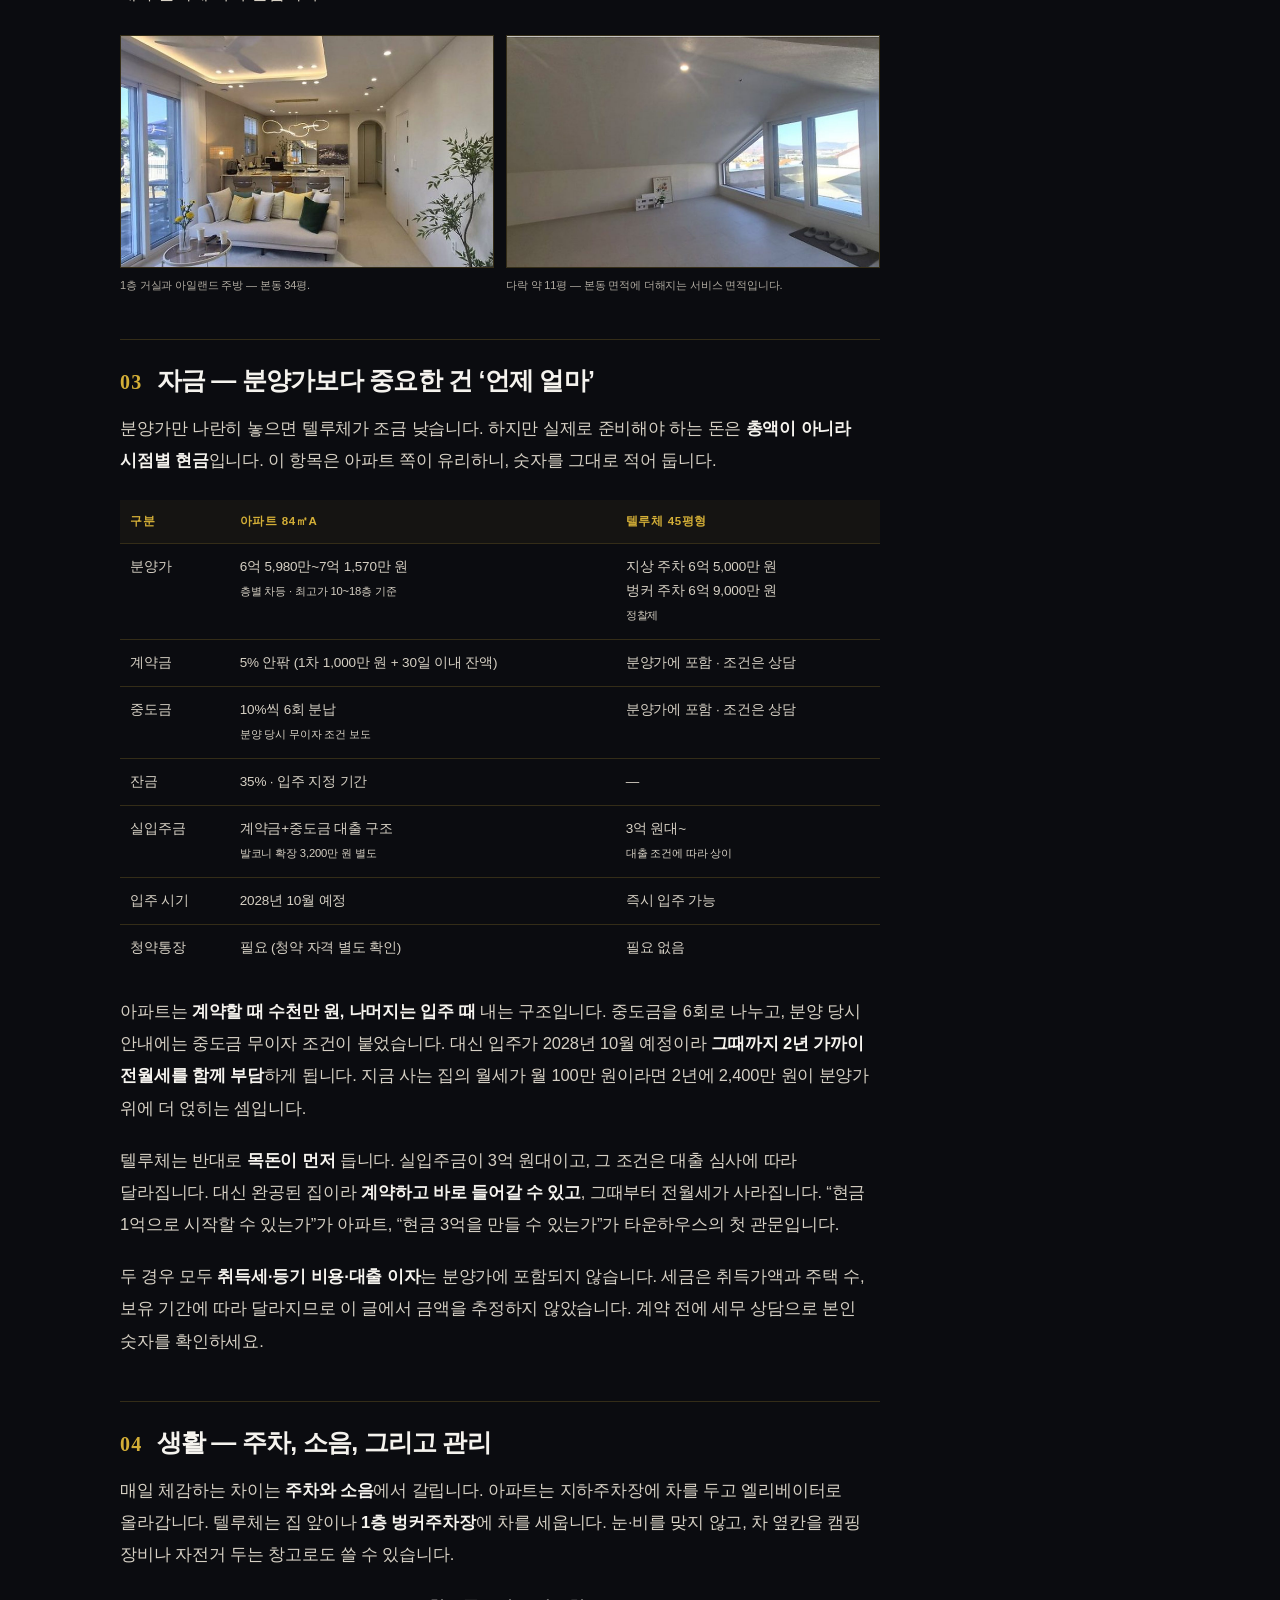
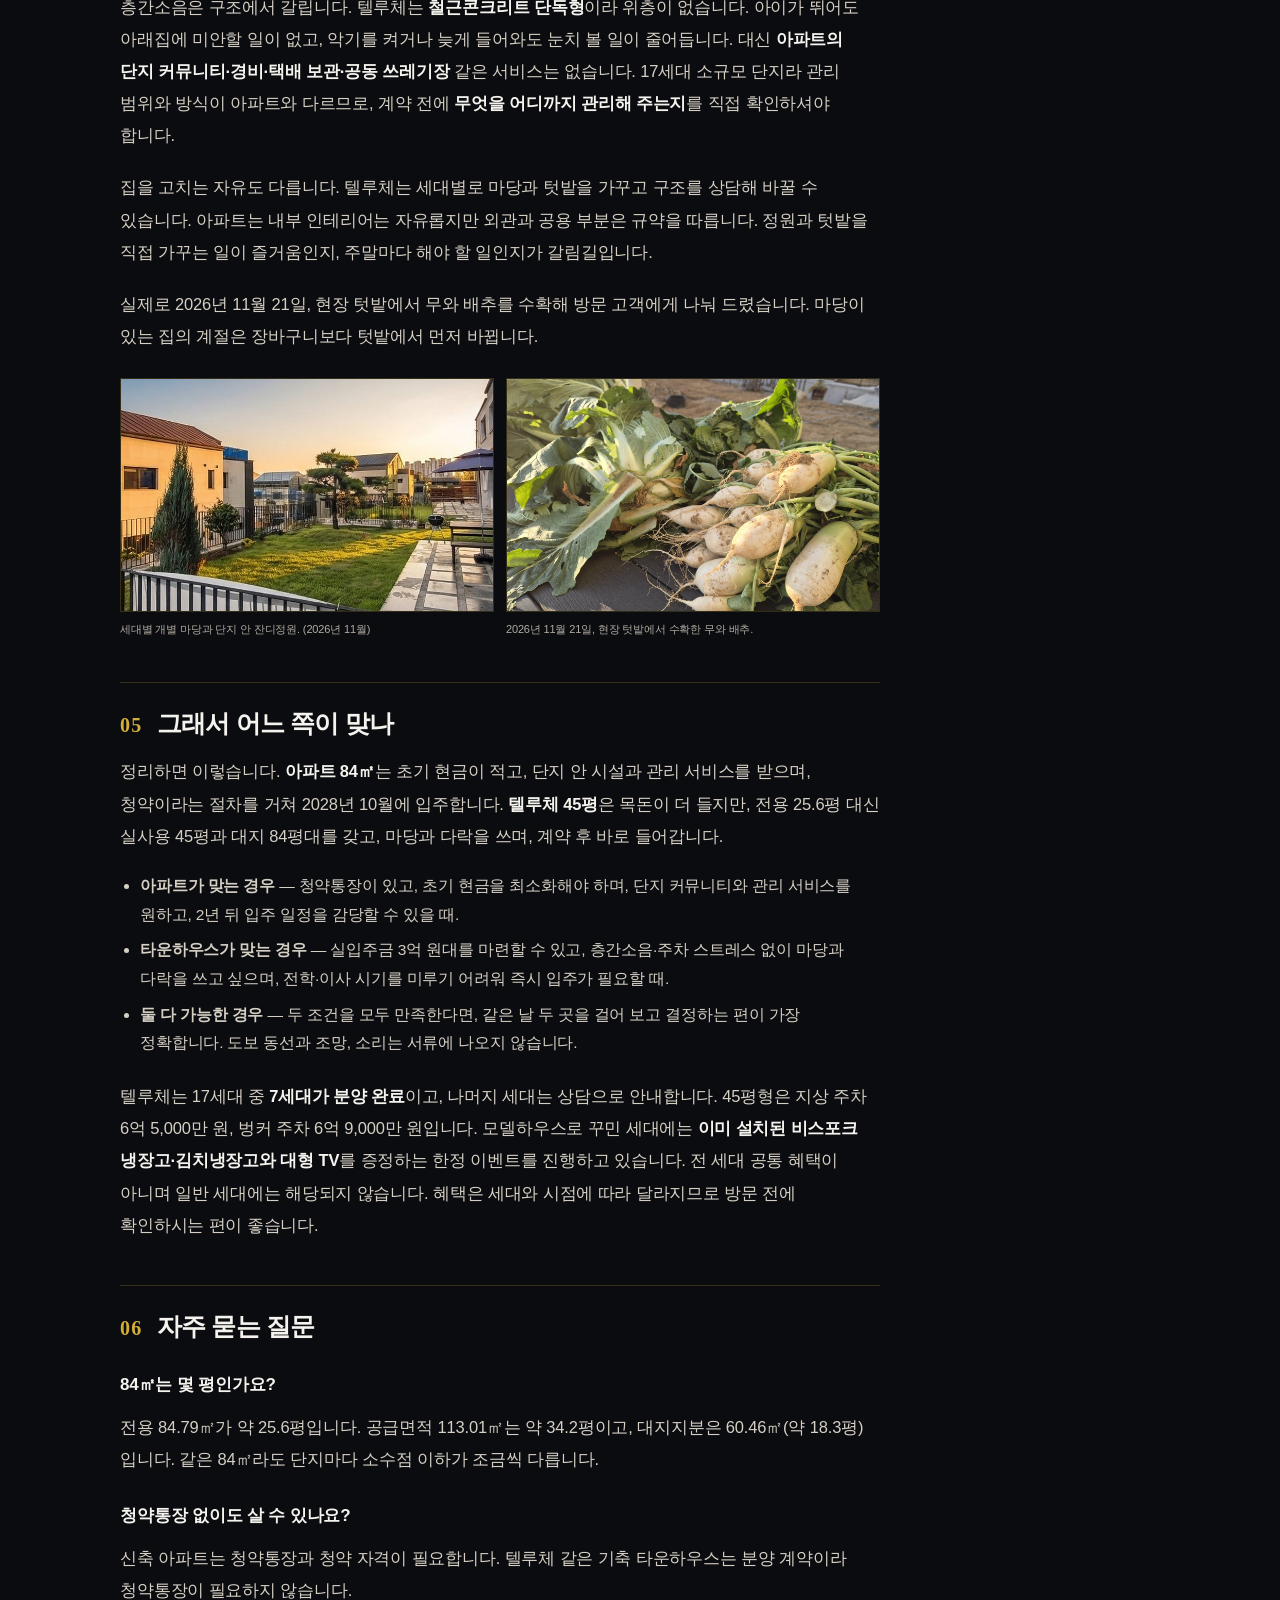
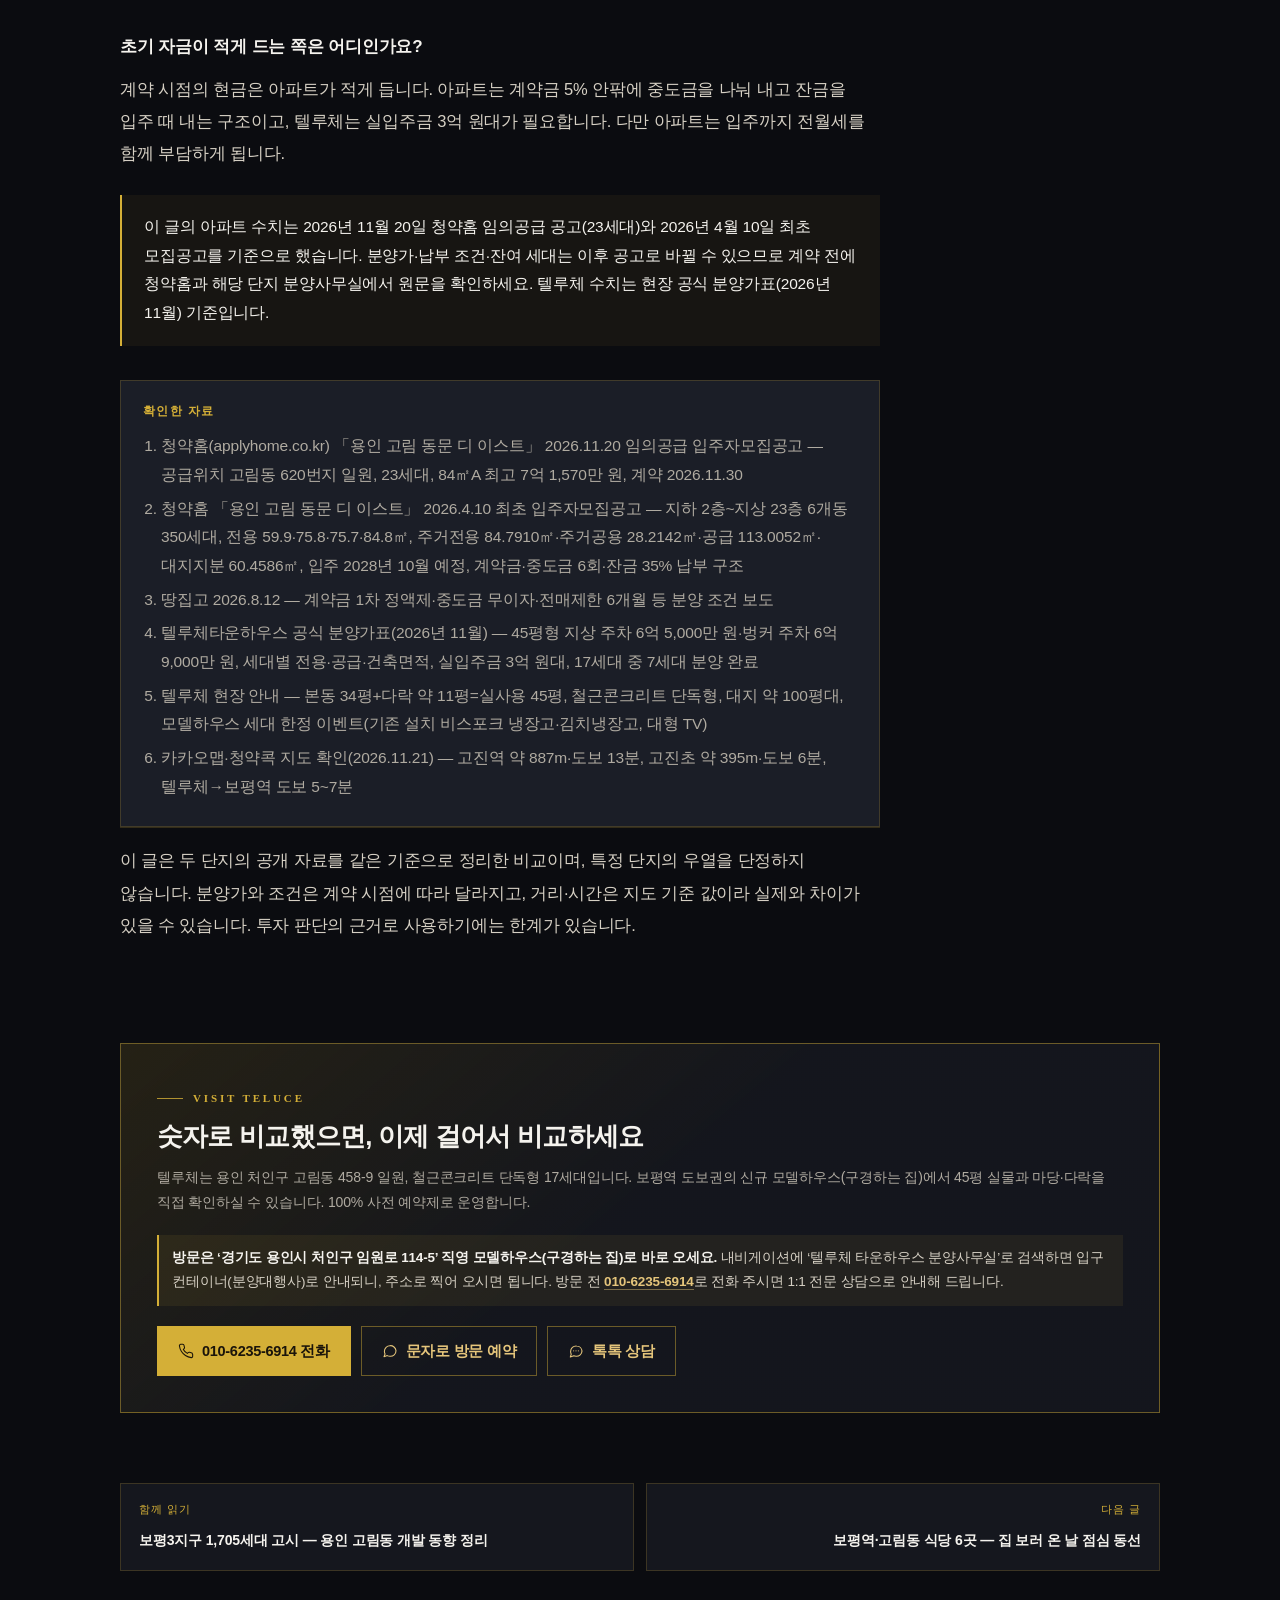
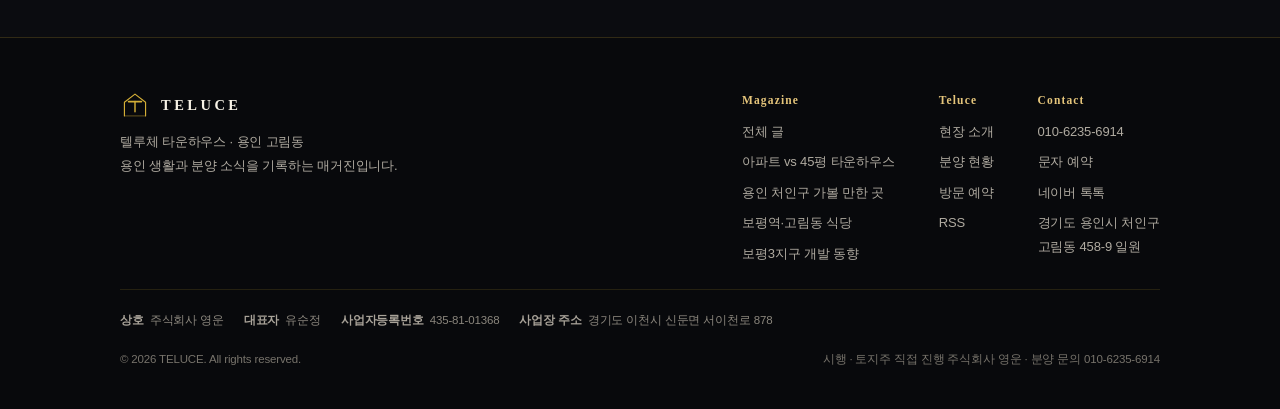
<file: magazine/gorim-apartment-vs-townhouse/index.html>
<!DOCTYPE html>
<html lang="ko">
<head>
<meta charset="utf-8">
<!-- Google Analytics 4 (gtag.js) -->
<script async src="https://www.googletagmanager.com/gtag/js?id=G-Z2Y8HTVHH5"></script>
<script>
  window.dataLayer = window.dataLayer || [];
  function gtag(){dataLayer.push(arguments);}
  gtag('js', new Date());
  gtag('config', 'G-Z2Y8HTVHH5');
</script>
<meta name="viewport" content="width=device-width, initial-scale=1">
<title>고림동 신축 아파트 84㎡ vs 45평 타운하우스 — 면적·자금·생활 비교 | 텔루체 매거진</title>
<meta name="description" content="용인 고림동·보평역 생활권에서 신축 아파트 84㎡(전용 25.6평)와 텔루체 45평 타운하우스를 같은 기준으로 비교했습니다. 전용·공급·대지지분, 청약홈 공식 분양가와 계약 조건, 입주 시기, 역 거리와 초등학교, 주차와 바깥 공간까지 표로 정리했습니다.">
<meta name="keywords" content="고림동 신축아파트, 고림동 아파트분양, 처인구 아파트분양, 보평역 아파트, 용인 신축아파트 분양, 용인 타운하우스, 고림동 타운하우스, 45평 타운하우스, 텔루체, 아파트 타운하우스 비교">
<meta name="robots" content="index, follow">
<link rel="canonical" href="https://teluce.co.kr/magazine/gorim-apartment-vs-townhouse/">
<meta name="theme-color" content="#0B0C10">

<meta property="og:type" content="article">
<meta property="og:site_name" content="텔루체 타운하우스 TELUCE">
<meta property="og:locale" content="ko_KR">
<meta property="og:url" content="https://teluce.co.kr/magazine/gorim-apartment-vs-townhouse/">
<meta property="og:title" content="고림동 신축 아파트 84㎡ vs 45평 타운하우스 — 면적·자금·생활 비교">
<meta property="og:description" content="전용 25.6평 아파트와 실사용 45평 타운하우스. 청약홈 공식 공고와 현장 안내 자료를 같은 기준으로 놓고 면적·자금·생활·입주 시기를 비교했습니다.">
<meta property="og:image" content="https://teluce.co.kr/assets/photos/hero-02-sunset.jpg">
<meta property="og:image:width" content="1200">
<meta property="og:image:height" content="630">
<meta property="og:image:alt" content="텔루체 타운하우스 외관 — 고림동 신축 아파트와 타운하우스 비교">
<meta property="article:published_time" content="2026-11-21T17:00:00+09:00">
<meta property="article:modified_time" content="2026-11-21T17:00:00+09:00">
<meta property="article:section" content="집 고르기">
<meta name="twitter:card" content="summary_large_image">
<meta name="twitter:title" content="고림동 신축 아파트 84㎡ vs 45평 타운하우스 — 면적·자금·생활 비교">
<meta name="twitter:description" content="같은 고림동 생활권, 전용 25.6평 아파트와 실사용 45평 타운하우스를 공식 자료로 비교했습니다.">
<meta name="twitter:image" content="https://teluce.co.kr/assets/photos/hero-02-sunset.jpg">

<link rel="alternate" type="application/rss+xml" title="텔루체 매거진 RSS" href="https://teluce.co.kr/rss.xml">
<link rel="icon" type="image/svg+xml" href="/assets/favicon-teluce.svg">
<link rel="stylesheet" href="/magazine/assets/magazine.css?v=20261121c">
<script type="application/ld+json">
{
  "@context": "https://schema.org",
  "@type": "Article",
  "headline": "고림동 신축 아파트 84㎡ vs 45평 타운하우스 — 면적·자금·생활 비교",
  "description": "용인 고림동·보평역 생활권의 신축 아파트 84㎡(전용 25.6평)와 텔루체 45평 타운하우스를 전용·공급·대지지분, 분양가와 계약 조건, 입주 시기, 역 거리와 초등학교, 주차와 바깥 공간 기준으로 비교했습니다.",
  "image": ["https://teluce.co.kr/assets/photos/hero-02-sunset.jpg"],
  "datePublished": "2026-11-21T17:00:00+09:00",
  "dateModified": "2026-11-21T17:00:00+09:00",
  "inLanguage": "ko-KR",
  "articleSection": "집 고르기",
  "author": { "@type": "Organization", "name": "텔루체 타운하우스", "url": "https://teluce.co.kr/" },
  "publisher": {
    "@type": "Organization",
    "name": "텔루체 타운하우스",
    "url": "https://teluce.co.kr/",
    "telephone": "+82-10-6235-6914"
  },
  "mainEntityOfPage": { "@type": "WebPage", "@id": "https://teluce.co.kr/magazine/gorim-apartment-vs-townhouse/" }
}
</script>
<script type="application/ld+json">
{
  "@context": "https://schema.org",
  "@type": "BreadcrumbList",
  "itemListElement": [
    { "@type": "ListItem", "position": 1, "name": "텔루체 타운하우스", "item": "https://teluce.co.kr/" },
    { "@type": "ListItem", "position": 2, "name": "매거진", "item": "https://teluce.co.kr/magazine/" },
    { "@type": "ListItem", "position": 3, "name": "아파트 vs 45평 타운하우스 비교", "item": "https://teluce.co.kr/magazine/gorim-apartment-vs-townhouse/" }
  ]
}
</script>
<script type="application/ld+json">
{
  "@context": "https://schema.org",
  "@type": "FAQPage",
  "mainEntity": [
    {
      "@type": "Question",
      "name": "고림동 신축 아파트 84㎡ 전용면적은 몇 평인가요?",
      "acceptedAnswer": {
        "@type": "Answer",
        "text": "전용 84.79㎡는 약 25.6평입니다. 같은 84㎡ 타입이라도 주거공용면적을 더한 공급면적은 113.0㎡(약 34.2평)이고, 세대별 대지지분은 60.46㎡(약 18.3평)입니다. 2026년 11월 20일 청약홈 임의공급 공고의 84㎡A 기준 수치입니다."
      }
    },
    {
      "@type": "Question",
      "name": "청약통장 없이 고림동에서 집을 살 수 있나요?",
      "acceptedAnswer": {
        "@type": "Answer",
        "text": "신축 아파트는 청약통장과 청약 자격이 필요하지만, 텔루체 같은 기축 타운하우스는 분양 계약이라 청약통장이 필요하지 않습니다. 대신 아파트보다 초기 실입주금이 많이 드는 점을 함께 따져 보셔야 합니다."
      }
    },
    {
      "@type": "Question",
      "name": "아파트와 타운하우스 중 초기 자금이 적게 드는 쪽은 어디인가요?",
      "acceptedAnswer": {
        "@type": "Answer",
        "text": "계약 시점의 현금은 아파트가 적게 듭니다. 아파트는 계약금 5% 안팎에 중도금을 6회로 나눠 내고 잔금 35%를 입주 때 내는 구조입니다. 텔루체는 분양가와 별도로 실입주금 3억 원대가 필요합니다. 다만 아파트는 입주까지 2028년 10월 예정으로 2년 가까이 전월세를 함께 부담하게 됩니다."
      }
    }
  ]
}
</script>
</head>
<body>
<a class="skip" href="#article">본문 바로가기</a>

<svg width="0" height="0" style="position:absolute" aria-hidden="true" focusable="false"><defs>
<symbol id="i-phone" viewBox="0 0 24 24" fill="none" stroke="currentColor" stroke-width="1.6" stroke-linecap="round" stroke-linejoin="round"><path d="M22 16.9v3a2 2 0 0 1-2.2 2 19.8 19.8 0 0 1-8.6-3.1 19.5 19.5 0 0 1-6-6A19.8 19.8 0 0 1 2.1 4.2 2 2 0 0 1 4.1 2h3a2 2 0 0 1 2 1.7c.1.9.3 1.8.6 2.6a2 2 0 0 1-.5 2.1L8 9.6a16 16 0 0 0 6 6l1.2-1.2a2 2 0 0 1 2.1-.5c.8.3 1.7.5 2.6.6a2 2 0 0 1 1.7 2z"/></symbol>
<symbol id="i-sms" viewBox="0 0 24 24" fill="none" stroke="currentColor" stroke-width="1.6" stroke-linecap="round" stroke-linejoin="round"><path d="M21 11.5a8.4 8.4 0 0 1-9 8.4 8.9 8.9 0 0 1-4.1-1L3 20.5l1.6-4a8.4 8.4 0 0 1-1-4.1 8.4 8.4 0 0 1 8.5-8.4 8.5 8.5 0 0 1 8.9 7.5z"/></symbol>
<symbol id="i-chat" viewBox="0 0 24 24" fill="none" stroke="currentColor" stroke-width="1.6" stroke-linecap="round" stroke-linejoin="round"><path d="M21 11.5a8.4 8.4 0 0 1-9 8.4 9.7 9.7 0 0 1-3.3-.6L3.5 21l1.4-4.3a8.1 8.1 0 0 1-1-3.9 8.4 8.4 0 0 1 9-8.4 8.4 8.4 0 0 1 8.1 8.1z"/><path d="M8.5 11.8h.01M12 11.8h.01M15.5 11.8h.01"/></symbol>
<symbol id="i-arrow" viewBox="0 0 24 24" fill="none" stroke="currentColor" stroke-width="1.7" stroke-linecap="round" stroke-linejoin="round"><path d="M5 12h14M13 6l6 6-6 6"/></symbol>
<symbol id="i-teluce-mark" viewBox="0 0 44 44">
  <path d="M6.5 38V18L22 6l15.5 12v20" fill="none" stroke="#D4AF37" stroke-width="1.7" stroke-linejoin="round" stroke-linecap="round"/>
  <path d="M12.6 16.9h18.8" stroke="#D4AF37" stroke-width="2.5" stroke-linecap="round"/>
  <path d="M22 16.9v15" stroke="#D4AF37" stroke-width="2.1" stroke-linecap="round"/>
  <path d="M8 38h28" stroke="#D4AF37" stroke-width="1.2" stroke-linecap="round" opacity=".55"/>
</symbol>
</defs></svg>

<header class="mag-header">
  <div class="wrap">
    <a class="mag-brand" href="/" aria-label="텔루체 타운하우스 메인 페이지">
      <svg class="mark" viewBox="0 0 44 44" role="img" aria-label="텔루체 TELUCE 로고"><use href="#i-teluce-mark"/></svg>
      <span class="txt"><b>TELUCE</b><i>텔루체 타운하우스 · 매거진</i></span>
    </a>
    <nav class="mag-nav" aria-label="주요 메뉴">
      <a href="/#about">현장 소개</a>
      <a href="/#status">분양 현황</a>
      <a class="is-now" href="/magazine/">매거진</a>
      <a href="/#booking">방문 예약</a>
    </nav>
    <div class="mag-head-actions">
      <a class="mag-phone" href="tel:+821062356914"><svg aria-hidden="true"><use href="#i-phone"/></svg><span>010-6235-6914</span></a>
    </div>
  </div>
</header>

<main id="article">
  <div class="wrap">
    <nav class="crumb" aria-label="위치">
      <ol>
        <li><a href="/">텔루체 타운하우스</a></li>
        <li><a href="/magazine/">매거진</a></li>
        <li aria-current="page">아파트 vs 45평 타운하우스</li>
      </ol>
    </nav>
  </div>

  <article>
    <div class="wrap">
      <header class="article-head">
        <span class="chip">집 고르기</span>
        <h1>고림동 신축 아파트 84㎡ vs 45평 타운하우스 — 면적·자금·생활 비교</h1>
        <p class="sub">같은 고림동, 같은 보평역 생활권에서 지금 고를 수 있는 두 가지 집입니다. 아파트 84㎡의 전용 25.6평과 텔루체의 실사용 45평(본동 34평+다락 11평)을, 청약홈 공식 공고와 현장 안내 자료를 같은 기준으로 놓고 비교했습니다.</p>
        <div class="article-meta">
          <span>작성 <time datetime="2026-11-21">2026.11.21</time></span>
          <span>근거 <b>청약홈 모집공고 · 현장 분양가표 · 지도 확인</b></span>
          <span>확인 <b>2026.11.21</b></span>
        </div>
      </header>

      <div class="article-hero">
        <figure>
          <img src="/assets/photos/hero-02-sunset.jpg" alt="노을이 드는 텔루체 단지의 개별 마당과 잔디정원, 뒤로 이웃 세대가 보이는 풍경" width="1600" height="900">
          <figcaption>텔루체 단지의 저녁. 고림동 458-9 일원, 철근콘크리트 단독형 17세대 — 세대마다 마당이 붙습니다. (2026년 11월 현장 촬영)</figcaption>
        </figure>
      </div>

      <div class="article-body">
        <p>고림동에는 지금 <strong>두 종류의 새 집</strong>이 함께 있습니다. 하나는 20층대 아파트 단지, 다른 하나는 마당과 다락이 있는 단독형 타운하우스입니다. 둘 다 보평역과 고진역 사이, 같은 생활권 안에 있어서 “어디가 더 편한가”보다 <strong>“내 살림에 어느 쪽이 맞는가”</strong>가 결정을 가릅니다.</p>
        <p>이 글은 특정 단지를 권하거나 흠잡기 위한 글이 아닙니다. 비교에 쓴 숫자는 <strong>청약홈에 공개된 모집공고</strong>와 <strong>텔루체 현장의 공식 분양가표</strong>에서 그대로 옮겼고, 거리와 시간은 지도로 확인한 값입니다. 확인한 날짜는 2026년 11월 21일입니다.</p>
        <p>비교 대상 아파트는 고림동 620번지 일원에 들어서는 350세대 단지(<strong>용인 고림 동문 디 이스트</strong>)의 84㎡ 타입입니다. 같은 고림동에서 2026년 11월 현재 분양 중인 신축 아파트 가운데 규모가 가장 큰 단지라 기준으로 삼았습니다. 텔루체는 고림동 458-9 일원, 17세대 단독형 중 <strong>45평형(본동 34평+다락 11평)</strong>을 기준으로 했습니다.</p>

        <h2><span class="num">01</span> 두 집은 어디에 있나 — 역과 학교</h2>
        <p>두 단지 모두 <strong>용인 경전철(에버라인)</strong> 역세권입니다. 아파트는 고진역 쪽, 텔루체는 보평역 쪽에 가깝습니다. 고진역과 보평역은 바로 옆 역이라, 기흥역에서 분당선·신분당선으로 갈아타는 큰 동선은 같습니다. 차이는 <strong>집에서 역까지 걸어 나가는 시간</strong>입니다.</p>
        <div class="tablewrap">
          <table class="price">
            <caption class="skip">위치와 교통 비교</caption>
            <thead>
              <tr><th>구분</th><th>고림동 신축 아파트 84㎡</th><th>텔루체 45평</th></tr>
            </thead>
            <tbody>
              <tr><td>주소</td><td>고림동 620번지 일원</td><td>고림동 458-9 일원</td></tr>
              <tr><td>가까운 역</td><td>고진역 약 887m · 도보 13분</td><td>보평역 도보 5~7분</td></tr>
              <tr><td>초등학교</td><td>고진초 약 395m · 도보 6분</td><td>성산초 도보 통학권</td></tr>
              <tr><td>고속도로</td><td>용인IC 차량 10분 내외</td><td>용인IC 차량 5분 내외</td></tr>
              <tr><td>앞 풍경</td><td>단지 안 공원·주차장</td><td>단지 앞 들판과 경안천 수변공원</td></tr>
            </tbody>
          </table>
        </div>
        <p>거리는 <strong>단지 주소에서 목적지까지의 직선거리를 지도로 잰 값</strong>이라 실제 걸어가는 길이는 더 길 수 있습니다. 배정 학교는 교육청 학구도로 따로 확인하셔야 합니다. 두 단지 사이는 차로 몇 분 거리라, 장을 보거나 병원에 가는 <strong>생활 인프라는 사실상 공유</strong>합니다. 하나로마트·이마트·용인중앙시장, 처인구청 예정지 같은 시설이 같은 반경 안에 있습니다.</p>

        <h2><span class="num">02</span> 면적 — 전용 25.6평과 실사용 45평</h2>
        <p>아파트 광고에서 말하는 84㎡는 <strong>전용면적</strong>입니다. 84.79㎡를 평으로 바꾸면 <strong>약 25.6평</strong>입니다. 여기에 주거공용면적(복도·계단·엘리베이터) 28.2㎡를 더한 공급면적이 113.0㎡, 약 34.2평입니다. 실제로 우리 집 문 안쪽 넓이는 25.6평이고, 나머지는 함께 쓰는 공간입니다.</p>
        <p>텔루체 45평은 계산 기준이 다릅니다. <strong>본동 34평에 다락 약 11평이 더해져 실사용 45평</strong>이고, 여기에 세대별 마당·테라스·루프탑이 따로 붙습니다. 다락은 본동 면적과 별도로 제공되는 서비스 면적입니다. 같은 “34평”이라도 아파트 전용 25.6평과 텔루체 본동 34평은 <strong>숫자만 보고 같다고 여기면 안 되는</strong> 부분입니다.</p>
        <div class="tablewrap">
          <table class="price">
            <caption class="skip">면적 비교</caption>
            <thead>
              <tr><th>구분</th><th>아파트 84㎡A</th><th>텔루체 45평형</th></tr>
            </thead>
            <tbody>
              <tr><td>전용면적</td><td>84.79㎡ (약 25.6평)</td><td>본동 34평 (건축면적 기준)</td></tr>
              <tr><td>주거공용면적</td><td>28.21㎡</td><td>없음(단독형)</td></tr>
              <tr><td>공급면적</td><td>113.01㎡ (약 34.2평)</td><td>본동 + 다락 약 11평</td></tr>
              <tr><td>실사용 면적</td><td>전용 25.6평</td><td>약 45평</td></tr>
              <tr><td>대지지분</td><td>60.46㎡ (약 18.3평)</td><td>세대별 대지 약 84~103평<br><small>(공식 분양가표 전용면적 기준)</small></td></tr>
              <tr><td>바깥 공간</td><td>발코니 확장(유상 옵션 3,200만 원)</td><td>마당·테라스·루프탑, 일부 세대 벙커주차장</td></tr>
            </tbody>
          </table>
        </div>
        <p>차이가 가장 크게 벌어지는 항목은 <strong>대지지분</strong>입니다. 아파트 84㎡A의 세대별 대지지분은 60.46㎡로 약 18.3평입니다. 텔루체는 세대마다 대지가 따로 떨어져 나가는 구조라, 공식 분양가표에 적힌 세대별 전용면적이 84~103평대입니다. 집을 하나의 재산으로 볼 때 이 땅의 몫이 얼마인지는 <strong>아파트와 타운하우스를 가르는 가장 구조적인 차이</strong>입니다.</p>
        <p>대신 아파트에는 타운하우스에 없는 공용 공간이 있습니다. 피트니스센터·골프연습장·키즈카페 같은 <strong>단지 커뮤니티</strong>와 관리사무소, 지하주차장이 그것입니다. 텔루체의 넓이는 집과 땅으로 들어오고, 아파트의 넓이는 <strong>단지 전체 시설</strong>로 일부 돌아옵니다. 어느 쪽이 이득인지는 아이 나이와 취미, 차를 몇 대 두는지에 따라 갈립니다.</p>

        <div class="fig-pair">
          <figure>
            <img src="/assets/photos/hero-05-living.jpg" alt="텔루체 1층 거실과 아일랜드 주방" width="1600" height="900" loading="lazy" decoding="async">
            <figcaption>1층 거실과 아일랜드 주방 — 본동 34평.</figcaption>
          </figure>
          <figure>
            <img src="/assets/photos/hero-09-attic.jpg" alt="텔루체 다락, 큰 창으로 채광이 들어오는 약 11평" width="1600" height="900" loading="lazy" decoding="async">
            <figcaption>다락 약 11평 — 본동 면적에 더해지는 서비스 면적입니다.</figcaption>
          </figure>
        </div>

        <h2><span class="num">03</span> 자금 — 분양가보다 중요한 건 ‘언제 얼마’</h2>
        <p>분양가만 나란히 놓으면 텔루체가 조금 낮습니다. 하지만 실제로 준비해야 하는 돈은 <strong>총액이 아니라 시점별 현금</strong>입니다. 이 항목은 아파트 쪽이 유리하니, 숫자를 그대로 적어 둡니다.</p>
        <div class="tablewrap">
          <table class="price">
            <caption class="skip">분양가와 납부 조건 비교</caption>
            <thead>
              <tr><th>구분</th><th>아파트 84㎡A</th><th>텔루체 45평형</th></tr>
            </thead>
            <tbody>
              <tr><td>분양가</td><td>6억 5,980만~7억 1,570만 원<br><small>층별 차등 · 최고가 10~18층 기준</small></td><td>지상 주차 6억 5,000만 원<br>벙커 주차 6억 9,000만 원<br><small>정찰제</small></td></tr>
              <tr><td>계약금</td><td>5% 안팎 (1차 1,000만 원 + 30일 이내 잔액)</td><td>분양가에 포함 · 조건은 상담</td></tr>
              <tr><td>중도금</td><td>10%씩 6회 분납<br><small>분양 당시 무이자 조건 보도</small></td><td>분양가에 포함 · 조건은 상담</td></tr>
              <tr><td>잔금</td><td>35% · 입주 지정 기간</td><td>—</td></tr>
              <tr><td>실입주금</td><td>계약금+중도금 대출 구조<br><small>발코니 확장 3,200만 원 별도</small></td><td>3억 원대~<br><small>대출 조건에 따라 상이</small></td></tr>
              <tr><td>입주 시기</td><td>2028년 10월 예정</td><td>즉시 입주 가능</td></tr>
              <tr><td>청약통장</td><td>필요 (청약 자격 별도 확인)</td><td>필요 없음</td></tr>
            </tbody>
          </table>
        </div>
        <p>아파트는 <strong>계약할 때 수천만 원, 나머지는 입주 때</strong> 내는 구조입니다. 중도금을 6회로 나누고, 분양 당시 안내에는 중도금 무이자 조건이 붙었습니다. 대신 입주가 2028년 10월 예정이라 <strong>그때까지 2년 가까이 전월세를 함께 부담</strong>하게 됩니다. 지금 사는 집의 월세가 월 100만 원이라면 2년에 2,400만 원이 분양가 위에 더 얹히는 셈입니다.</p>
        <p>텔루체는 반대로 <strong>목돈이 먼저</strong> 듭니다. 실입주금이 3억 원대이고, 그 조건은 대출 심사에 따라 달라집니다. 대신 완공된 집이라 <strong>계약하고 바로 들어갈 수 있고</strong>, 그때부터 전월세가 사라집니다. “현금 1억으로 시작할 수 있는가”가 아파트, “현금 3억을 만들 수 있는가”가 타운하우스의 첫 관문입니다.</p>
        <p>두 경우 모두 <strong>취득세·등기 비용·대출 이자</strong>는 분양가에 포함되지 않습니다. 세금은 취득가액과 주택 수, 보유 기간에 따라 달라지므로 이 글에서 금액을 추정하지 않았습니다. 계약 전에 세무 상담으로 본인 숫자를 확인하세요.</p>

        <h2><span class="num">04</span> 생활 — 주차, 소음, 그리고 관리</h2>
        <p>매일 체감하는 차이는 <strong>주차와 소음</strong>에서 갈립니다. 아파트는 지하주차장에 차를 두고 엘리베이터로 올라갑니다. 텔루체는 집 앞이나 <strong>1층 벙커주차장</strong>에 차를 세웁니다. 눈·비를 맞지 않고, 차 옆칸을 캠핑 장비나 자전거 두는 창고로도 쓸 수 있습니다.</p>
        <p>층간소음은 구조에서 갈립니다. 텔루체는 <strong>철근콘크리트 단독형</strong>이라 위층이 없습니다. 아이가 뛰어도 아래집에 미안할 일이 없고, 악기를 켜거나 늦게 들어와도 눈치 볼 일이 줄어듭니다. 대신 <strong>아파트의 단지 커뮤니티·경비·택배 보관·공동 쓰레기장</strong> 같은 서비스는 없습니다. 17세대 소규모 단지라 관리 범위와 방식이 아파트와 다르므로, 계약 전에 <strong>무엇을 어디까지 관리해 주는지</strong>를 직접 확인하셔야 합니다.</p>
        <p>집을 고치는 자유도 다릅니다. 텔루체는 세대별로 마당과 텃밭을 가꾸고 구조를 상담해 바꿀 수 있습니다. 아파트는 내부 인테리어는 자유롭지만 외관과 공용 부분은 규약을 따릅니다. 정원과 텃밭을 직접 가꾸는 일이 즐거움인지, 주말마다 해야 할 일인지가 갈림길입니다.</p>
        <p>실제로 2026년 11월 21일, 현장 텃밭에서 무와 배추를 수확해 방문 고객에게 나눠 드렸습니다. 마당이 있는 집의 계절은 장바구니보다 텃밭에서 먼저 바뀝니다.</p>

        <div class="fig-pair">
          <figure>
            <img src="/assets/photos/hero-02-sunset.jpg" alt="노을이 드는 텔루체 단지의 개별 마당과 잔디정원" width="1600" height="900" loading="lazy" decoding="async">
            <figcaption>세대별 개별 마당과 단지 안 잔디정원. (2026년 11월)</figcaption>
          </figure>
          <figure>
            <img src="/assets/photos/teluce-garden-harvest.jpg" alt="텃밭에서 수확한 무와 배추" width="1600" height="900" loading="lazy" decoding="async">
            <figcaption>2026년 11월 21일, 현장 텃밭에서 수확한 무와 배추.</figcaption>
          </figure>
        </div>

        <h2><span class="num">05</span> 그래서 어느 쪽이 맞나</h2>
        <p>정리하면 이렇습니다. <strong>아파트 84㎡</strong>는 초기 현금이 적고, 단지 안 시설과 관리 서비스를 받으며, 청약이라는 절차를 거쳐 2028년 10월에 입주합니다. <strong>텔루체 45평</strong>은 목돈이 더 들지만, 전용 25.6평 대신 실사용 45평과 대지 84평대를 갖고, 마당과 다락을 쓰며, 계약 후 바로 들어갑니다.</p>
        <ul>
          <li><strong>아파트가 맞는 경우</strong> — 청약통장이 있고, 초기 현금을 최소화해야 하며, 단지 커뮤니티와 관리 서비스를 원하고, 2년 뒤 입주 일정을 감당할 수 있을 때.</li>
          <li><strong>타운하우스가 맞는 경우</strong> — 실입주금 3억 원대를 마련할 수 있고, 층간소음·주차 스트레스 없이 마당과 다락을 쓰고 싶으며, 전학·이사 시기를 미루기 어려워 즉시 입주가 필요할 때.</li>
          <li><strong>둘 다 가능한 경우</strong> — 두 조건을 모두 만족한다면, 같은 날 두 곳을 걸어 보고 결정하는 편이 가장 정확합니다. 도보 동선과 조망, 소리는 서류에 나오지 않습니다.</li>
        </ul>
        <p>텔루체는 17세대 중 <strong>7세대가 분양 완료</strong>이고, 나머지 세대는 상담으로 안내합니다. 45평형은 지상 주차 6억 5,000만 원, 벙커 주차 6억 9,000만 원입니다. 모델하우스로 꾸민 세대에는 <strong>이미 설치된 비스포크 냉장고·김치냉장고와 대형 TV</strong>를 증정하는 한정 이벤트를 진행하고 있습니다. 전 세대 공통 혜택이 아니며 일반 세대에는 해당되지 않습니다. 혜택은 세대와 시점에 따라 달라지므로 방문 전에 확인하시는 편이 좋습니다.</p>

        <h2><span class="num">06</span> 자주 묻는 질문</h2>
        <h3>84㎡는 몇 평인가요?</h3>
        <p>전용 84.79㎡가 약 25.6평입니다. 공급면적 113.01㎡는 약 34.2평이고, 대지지분은 60.46㎡(약 18.3평)입니다. 같은 84㎡라도 단지마다 소수점 이하가 조금씩 다릅니다.</p>
        <h3>청약통장 없이도 살 수 있나요?</h3>
        <p>신축 아파트는 청약통장과 청약 자격이 필요합니다. 텔루체 같은 기축 타운하우스는 분양 계약이라 청약통장이 필요하지 않습니다.</p>
        <h3>초기 자금이 적게 드는 쪽은 어디인가요?</h3>
        <p>계약 시점의 현금은 아파트가 적게 듭니다. 아파트는 계약금 5% 안팎에 중도금을 나눠 내고 잔금을 입주 때 내는 구조이고, 텔루체는 실입주금 3억 원대가 필요합니다. 다만 아파트는 입주까지 전월세를 함께 부담하게 됩니다.</p>

        <blockquote>이 글의 아파트 수치는 2026년 11월 20일 청약홈 임의공급 공고(23세대)와 2026년 4월 10일 최초 모집공고를 기준으로 했습니다. 분양가·납부 조건·잔여 세대는 이후 공고로 바뀔 수 있으므로 계약 전에 청약홈과 해당 단지 분양사무실에서 원문을 확인하세요. 텔루체 수치는 현장 공식 분양가표(2026년 11월) 기준입니다.</blockquote>

        <div class="sources">
          <h3>확인한 자료</h3>
          <ol>
            <li>청약홈(applyhome.co.kr) 「용인 고림 동문 디 이스트」 2026.11.20 임의공급 입주자모집공고 — 공급위치 고림동 620번지 일원, 23세대, 84㎡A 최고 7억 1,570만 원, 계약 2026.11.30</li>
            <li>청약홈 「용인 고림 동문 디 이스트」 2026.4.10 최초 입주자모집공고 — 지하 2층~지상 23층 6개동 350세대, 전용 59.9·75.8·75.7·84.8㎡, 주거전용 84.7910㎡·주거공용 28.2142㎡·공급 113.0052㎡·대지지분 60.4586㎡, 입주 2028년 10월 예정, 계약금·중도금 6회·잔금 35% 납부 구조</li>
            <li>땅집고 2026.8.12 — 계약금 1차 정액제·중도금 무이자·전매제한 6개월 등 분양 조건 보도</li>
            <li>텔루체타운하우스 공식 분양가표(2026년 11월) — 45평형 지상 주차 6억 5,000만 원·벙커 주차 6억 9,000만 원, 세대별 전용·공급·건축면적, 실입주금 3억 원대, 17세대 중 7세대 분양 완료</li>
            <li>텔루체 현장 안내 — 본동 34평+다락 약 11평=실사용 45평, 철근콘크리트 단독형, 대지 약 100평대, 모델하우스 세대 한정 이벤트(기존 설치 비스포크 냉장고·김치냉장고, 대형 TV)</li>
            <li>카카오맵·청약콕 지도 확인(2026.11.21) — 고진역 약 887m·도보 13분, 고진초 약 395m·도보 6분, 텔루체→보평역 도보 5~7분</li>
          </ol>
        </div>
        <p class="disclaimer">이 글은 두 단지의 공개 자료를 같은 기준으로 정리한 비교이며, 특정 단지의 우열을 단정하지 않습니다. 분양가와 조건은 계약 시점에 따라 달라지고, 거리·시간은 지도 기준 값이라 실제와 차이가 있을 수 있습니다. 투자 판단의 근거로 사용하기에는 한계가 있습니다.</p>
      </div>
    </div>
  </article>

  <div class="wrap">
    <section class="cta">
      <span class="eyebrow">Visit Teluce</span>
      <h2>숫자로 비교했으면, 이제 걸어서 비교하세요</h2>
      <p>텔루체는 용인 처인구 고림동 458-9 일원, 철근콘크리트 단독형 17세대입니다. 보평역 도보권의 신규 모델하우스(구경하는 집)에서 45평 실물과 마당·다락을 직접 확인하실 수 있습니다. 100% 사전 예약제로 운영합니다.</p>
      <p class="cta-visit"><b>방문은 ‘경기도 용인시 처인구 임원로 114-5’ 직영 모델하우스(구경하는 집)로 바로 오세요.</b> 내비게이션에 ‘텔루체 타운하우스 분양사무실’로 검색하면 입구 컨테이너(분양대행사)로 안내되니, 주소로 찍어 오시면 됩니다. 방문 전 <a href="tel:+821062356914">010-6235-6914</a>로 전화 주시면 1:1 전문 상담으로 안내해 드립니다.</p>
      <div class="cta-btns">
        <a class="btn btn-gold" href="tel:+821062356914"><svg aria-hidden="true"><use href="#i-phone"/></svg>010-6235-6914 전화</a>
        <a class="btn btn-line" href="sms:+821062356914"><svg aria-hidden="true"><use href="#i-sms"/></svg>문자로 방문 예약</a>
        <a class="btn btn-line" href="https://talk.naver.com/ct/wfuyhez" target="_blank" rel="noopener"><svg aria-hidden="true"><use href="#i-chat"/></svg>톡톡 상담</a>
      </div>
    </section>

    <nav class="pager" aria-label="다른 글">
      <a href="/magazine/bopyeong-3-district/">
        <small>함께 읽기</small>
        <b>보평3지구 1,705세대 고시 — 용인 고림동 개발 동향 정리</b>
      </a>
      <a class="next" href="/magazine/bopyeong-gorim-food/">
        <small>다음 글</small>
        <b>보평역·고림동 식당 6곳 — 집 보러 온 날 점심 동선</b>
      </a>
    </nav>
  </div>
</main>

<footer class="mag-footer">
  <div class="wrap">
    <div class="top">
      <div>
        <div class="brandline">
          <svg class="mark" viewBox="0 0 44 44" role="img" aria-label="텔루체 TELUCE 로고"><use href="#i-teluce-mark"/></svg>
          <b>TELUCE</b>
        </div>
        <p>텔루체 타운하우스 · 용인 고림동<br>용인 생활과 분양 소식을 기록하는 매거진입니다.</p>
      </div>
      <div class="cols">
        <div>
          <b>Magazine</b>
          <a href="/magazine/">전체 글</a>
          <a href="/magazine/gorim-apartment-vs-townhouse/">아파트 vs 45평 타운하우스</a>
          <a href="/magazine/yongin-cheoin-attractions/">용인 처인구 가볼 만한 곳</a>
          <a href="/magazine/bopyeong-gorim-food/">보평역·고림동 식당</a>
          <a href="/magazine/bopyeong-3-district/">보평3지구 개발 동향</a>
        </div>
        <div>
          <b>Teluce</b>
          <a href="/#about">현장 소개</a>
          <a href="/#status">분양 현황</a>
          <a href="/#booking">방문 예약</a>
          <a href="/rss.xml">RSS</a>
        </div>
        <div>
          <b>Contact</b>
          <a href="tel:+821062356914">010-6235-6914</a>
          <a href="sms:+821062356914">문자 예약</a>
          <a href="https://talk.naver.com/ct/wfuyhez" target="_blank" rel="noopener">네이버 톡톡</a>
          <span>경기도 용인시 처인구<br>고림동 458-9 일원</span>
        </div>
      </div>
    </div>
    <div class="biz" aria-label="사업자 정보">
      <span><b>상호</b>주식회사 영운</span>
      <span><b>대표자</b>유순정</span>
      <span><b>사업자등록번호</b>435-81-01368</span>
      <span><b>사업장 주소</b>경기도 이천시 신둔면 서이천로 878</span>
    </div>
    <div class="bottom">
      <p>© 2026 TELUCE. All rights reserved.</p>
      <p>시행 · 토지주 직접 진행 주식회사 영운 · 분양 문의 010-6235-6914</p>
    </div>
  </div>
</footer>

<div class="mobile-bar">
  <a class="btn btn-line" href="sms:+821062356914"><svg aria-hidden="true"><use href="#i-sms"/></svg>문자 예약</a>
  <a class="btn btn-gold" href="tel:+821062356914"><svg aria-hidden="true"><use href="#i-phone"/></svg>전화 상담</a>
</div>

</body>
</html>
</file>
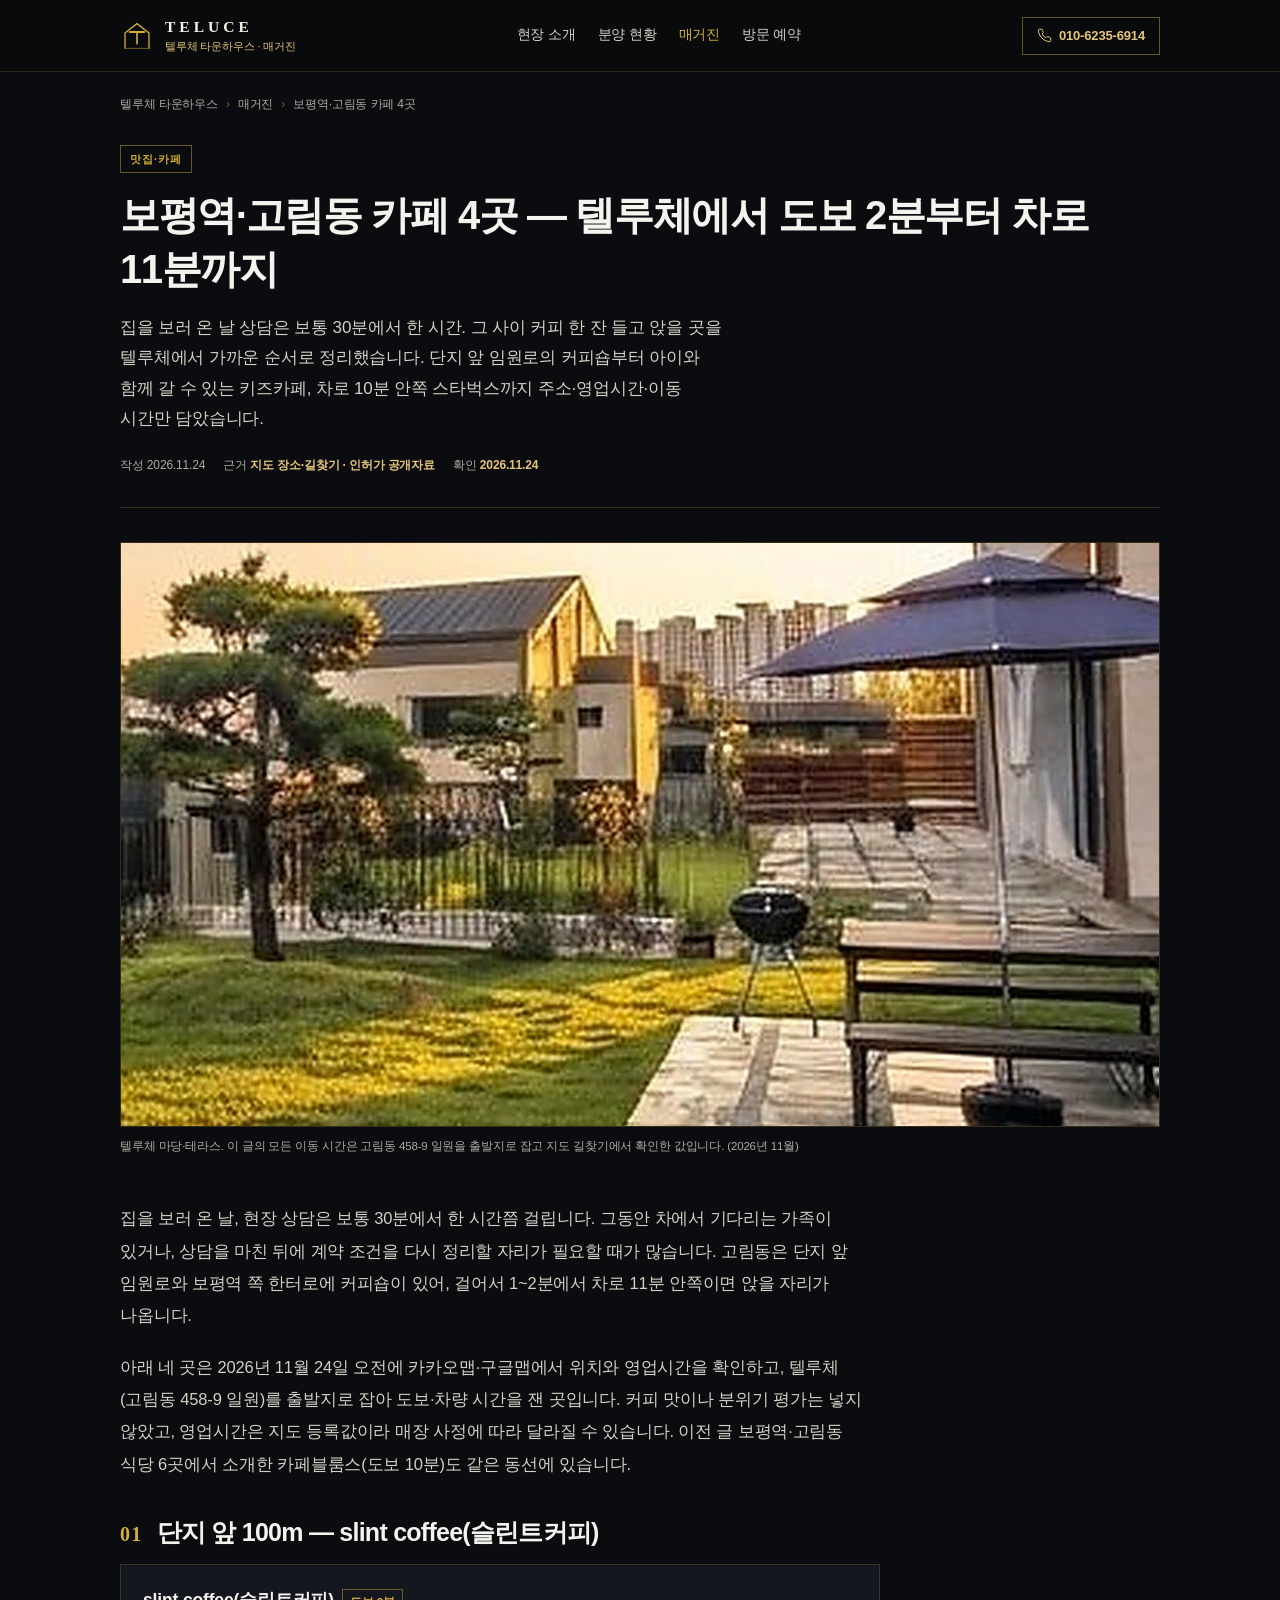
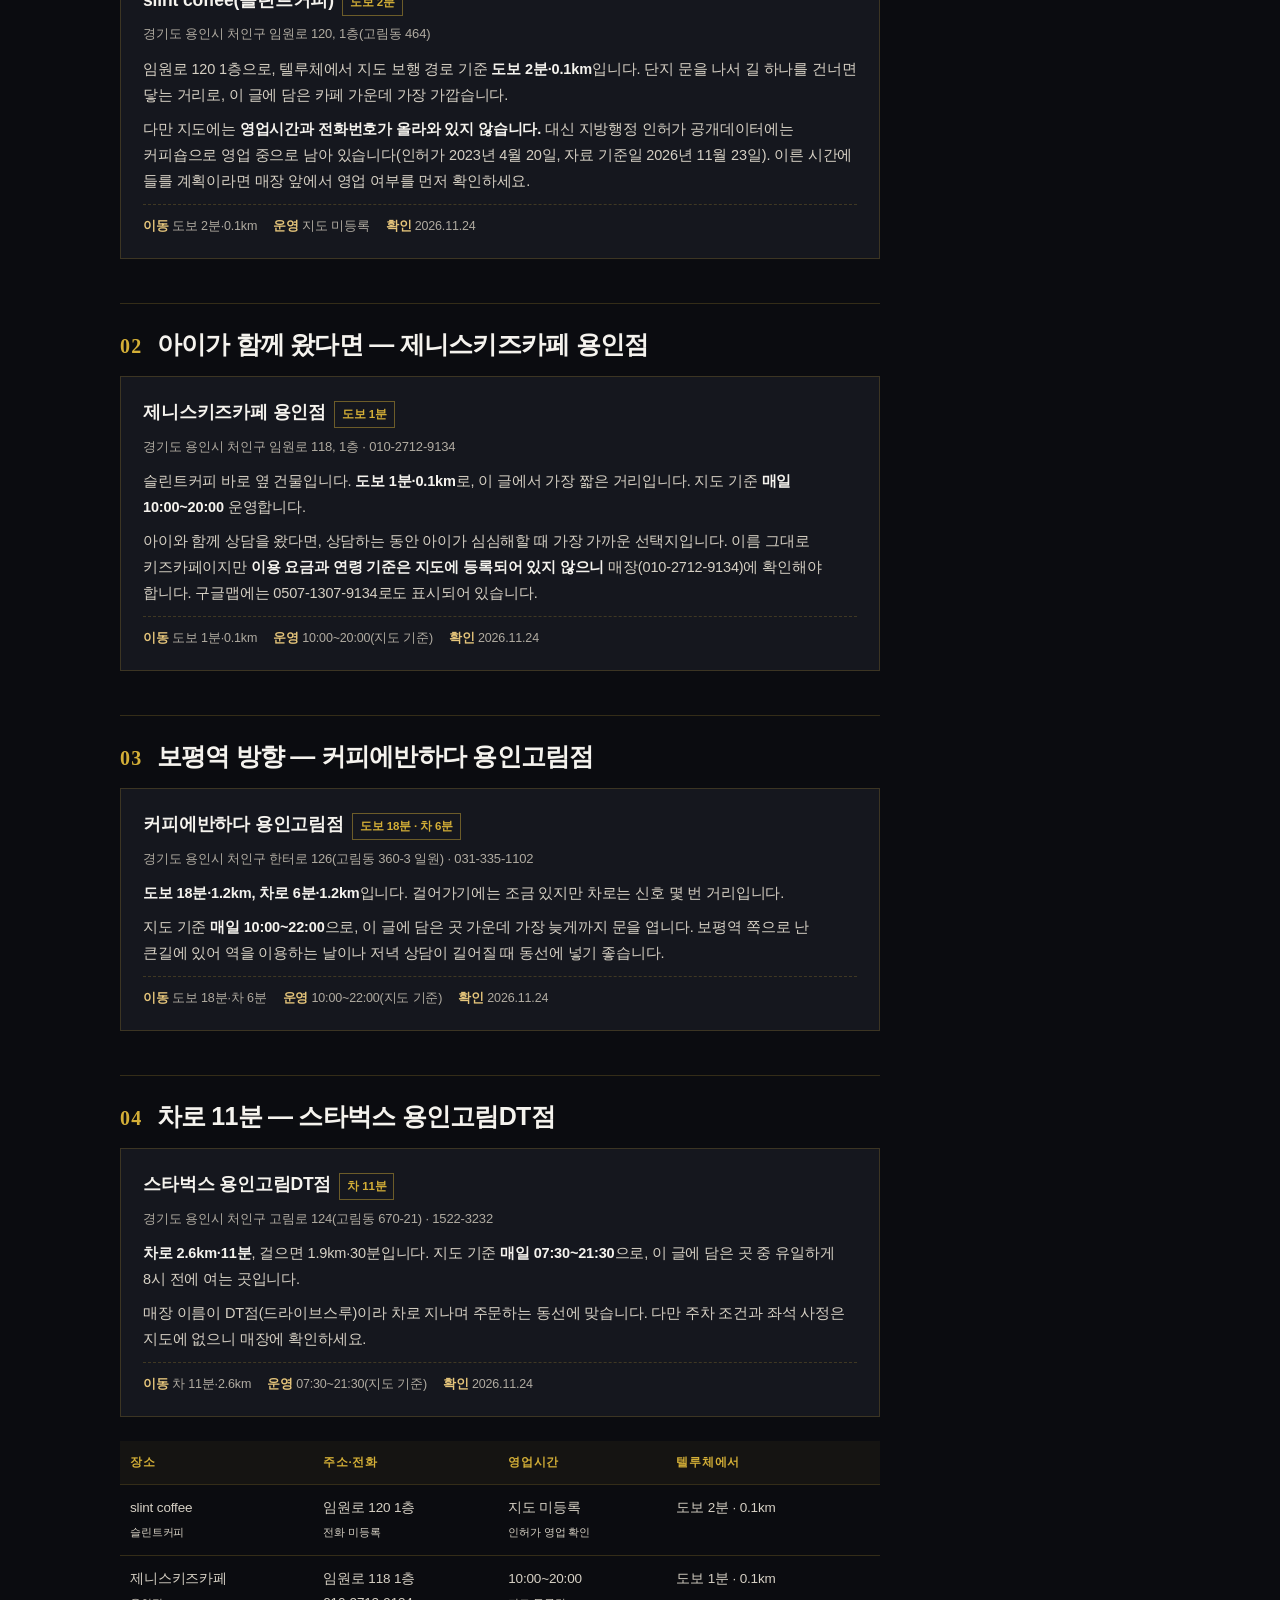
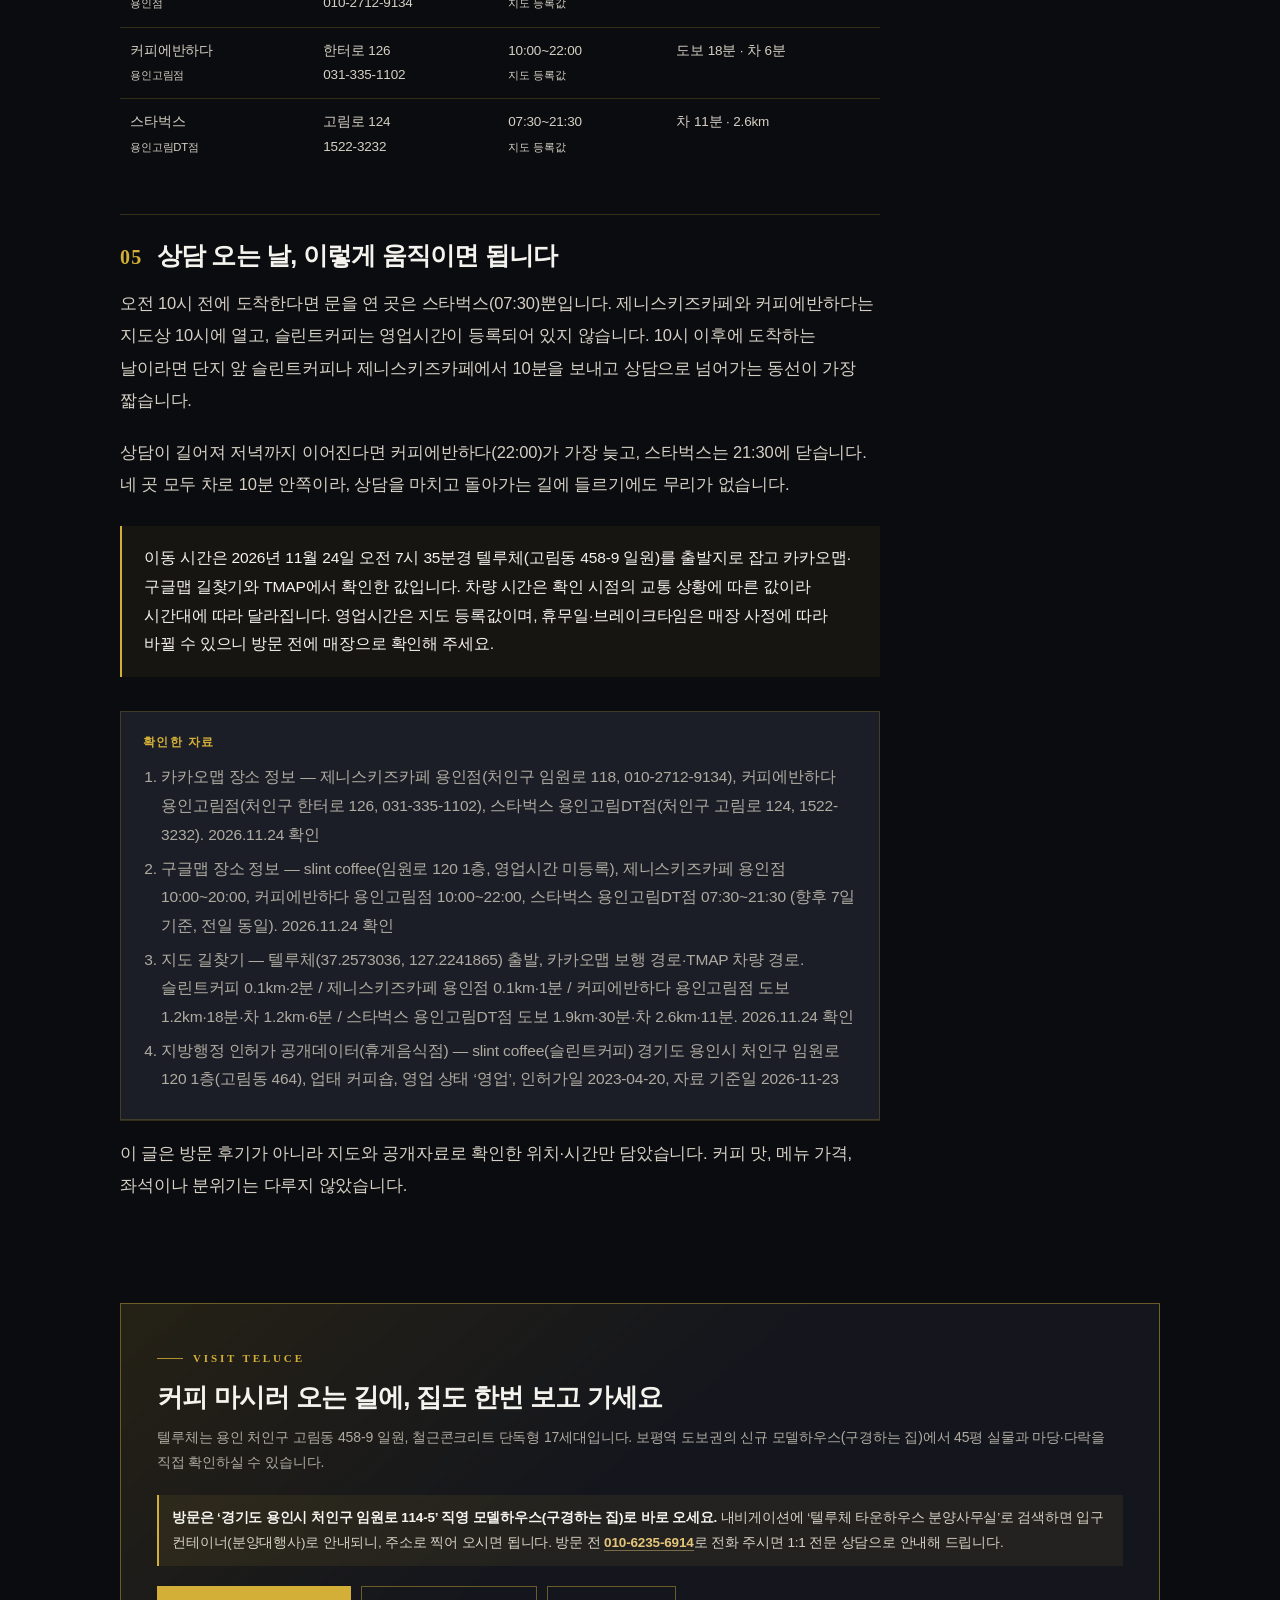
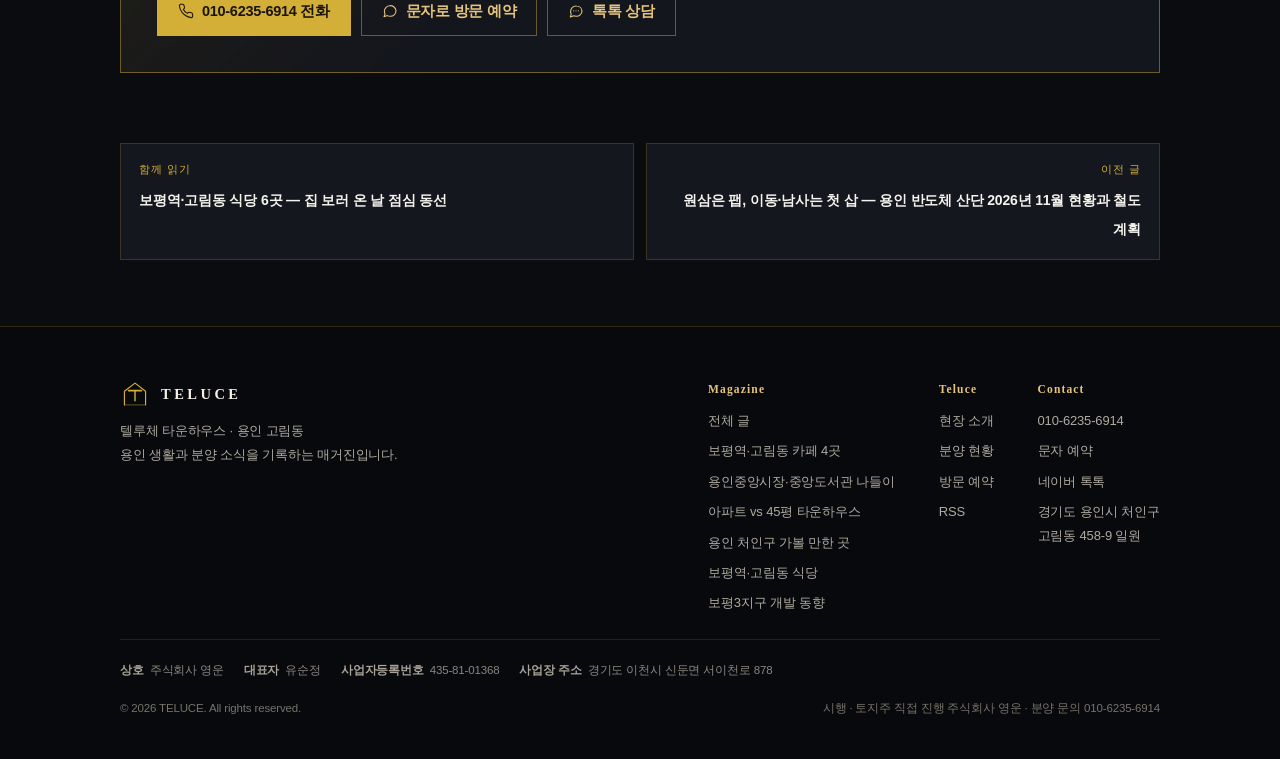
<file: magazine/gorim-bopyeong-cafe/index.html>
<!DOCTYPE html>
<html lang="ko">
<head>
<meta charset="utf-8">
<!-- Google Analytics 4 (gtag.js) -->
<script async src="https://www.googletagmanager.com/gtag/js?id=G-Z2Y8HTVHH5"></script>
<script>
  window.dataLayer = window.dataLayer || [];
  function gtag(){dataLayer.push(arguments);}
  gtag('js', new Date());
  gtag('config', 'G-Z2Y8HTVHH5');
</script>
<meta name="viewport" content="width=device-width, initial-scale=1">
<title>보평역·고림동 카페 4곳 — 텔루체에서 도보 2분부터 차로 11분까지 | 텔루체 매거진</title>
<meta name="description" content="텔루체에서 도보 2분 거리 단지 앞 커피숍부터 차로 11분 스타벅스까지, 고림동·보평역 카페 4곳의 주소·영업시간과 이동 시간을 2026년 11월 24일 지도로 확인해 정리했습니다. 맛 평가는 넣지 않았습니다.">
<meta name="keywords" content="고림동 카페, 보평역 카페, 용인 고림동 커피숍, 고림동 키즈카페, 텔루체 카페, 임원로 카페, 용인 처인구 카페, 보평역 커피">
<meta name="robots" content="index, follow">
<link rel="canonical" href="https://teluce.co.kr/magazine/gorim-bopyeong-cafe/">
<meta name="theme-color" content="#0B0C10">

<meta property="og:type" content="article">
<meta property="og:site_name" content="텔루체 타운하우스 TELUCE">
<meta property="og:locale" content="ko_KR">
<meta property="og:url" content="https://teluce.co.kr/magazine/gorim-bopyeong-cafe/">
<meta property="og:title" content="보평역·고림동 카페 4곳 — 텔루체에서 도보 2분부터 차로 11분까지">
<meta property="og:description" content="텔루체에서 도보 2분 단지 앞 커피숍부터 차로 11분 스타벅스까지. 고림동·보평역 카페 4곳의 주소·영업시간·이동 시간을 지도 확인값으로 정리.">
<meta property="og:image" content="https://teluce.co.kr/magazine/assets/og-spots.jpg">
<meta property="og:image:width" content="1200">
<meta property="og:image:height" content="630">
<meta property="og:image:alt" content="텔루체 루프탑에서 바라본 고림동 일대">
<meta property="article:published_time" content="2026-11-24T07:40:00+09:00">
<meta property="article:modified_time" content="2026-11-24T07:40:00+09:00">
<meta property="article:section" content="맛집·카페">
<meta name="twitter:card" content="summary_large_image">
<meta name="twitter:title" content="보평역·고림동 카페 4곳 — 텔루체에서 도보 2분부터 차로 11분까지">
<meta name="twitter:description" content="텔루체에서 도보 2분부터 차로 11분까지, 고림동·보평역 카페 4곳의 위치·영업시간 정리.">
<meta name="twitter:image" content="https://teluce.co.kr/magazine/assets/og-spots.jpg">

<link rel="alternate" type="application/rss+xml" title="텔루체 매거진 RSS" href="https://teluce.co.kr/rss.xml">
<link rel="icon" type="image/svg+xml" href="/assets/favicon-teluce.svg">
<link rel="stylesheet" href="/magazine/assets/magazine.css?v=20261121c">
<script type="application/ld+json">
{
  "@context": "https://schema.org",
  "@type": "Article",
  "headline": "보평역·고림동 카페 4곳 — 텔루체에서 도보 2분부터 차로 11분까지",
  "description": "텔루체에서 도보 2분 거리 단지 앞 커피숍부터 차로 11분 스타벅스까지, 고림동·보평역 카페 4곳의 주소·영업시간과 이동 시간을 2026년 11월 24일 지도로 확인해 정리했습니다. 맛 평가는 넣지 않았습니다.",
  "image": ["https://teluce.co.kr/magazine/assets/og-spots.jpg"],
  "datePublished": "2026-11-24T07:40:00+09:00",
  "dateModified": "2026-11-24T07:40:00+09:00",
  "inLanguage": "ko-KR",
  "articleSection": "맛집·카페",
  "author": { "@type": "Organization", "name": "텔루체 타운하우스", "url": "https://teluce.co.kr/" },
  "publisher": {
    "@type": "Organization",
    "name": "텔루체 타운하우스",
    "url": "https://teluce.co.kr/",
    "telephone": "+82-10-6235-6914"
  },
  "mainEntityOfPage": { "@type": "WebPage", "@id": "https://teluce.co.kr/magazine/gorim-bopyeong-cafe/" }
}
</script>
<script type="application/ld+json">
{
  "@context": "https://schema.org",
  "@type": "BreadcrumbList",
  "itemListElement": [
    { "@type": "ListItem", "position": 1, "name": "텔루체 타운하우스", "item": "https://teluce.co.kr/" },
    { "@type": "ListItem", "position": 2, "name": "매거진", "item": "https://teluce.co.kr/magazine/" },
    { "@type": "ListItem", "position": 3, "name": "보평역·고림동 카페 4곳", "item": "https://teluce.co.kr/magazine/gorim-bopyeong-cafe/" }
  ]
}
</script>
<script type="application/ld+json">
{
  "@context": "https://schema.org",
  "@type": "FAQPage",
  "mainEntity": [
    {
      "@type": "Question",
      "name": "텔루체에서 가장 가까운 카페는 어디인가요?",
      "acceptedAnswer": {
        "@type": "Answer",
        "text": "임원로 120 1층의 slint coffee(슬린트커피)로, 텔루체(고림동 458-9 일원)에서 도보 2분·0.1km입니다. 다만 지도에는 영업시간과 전화번호가 등록되어 있지 않아, 방문 전에 매장 앞에서 영업 여부를 확인하시는 편이 안전합니다."
      }
    },
    {
      "@type": "Question",
      "name": "상담하는 동안 아이와 함께 갈 만한 곳이 있나요?",
      "acceptedAnswer": {
        "@type": "Answer",
        "text": "임원로 118 1층 제니스키즈카페 용인점이 도보 1분·0.1km 거리입니다. 지도 기준 매일 10:00~20:00 운영하며, 이용 요금과 연령 기준은 지도에 없으므로 매장(010-2712-9134)에 확인해야 합니다."
      }
    },
    {
      "@type": "Question",
      "name": "늦은 저녁까지 문을 여는 카페는 어디인가요?",
      "acceptedAnswer": {
        "@type": "Answer",
        "text": "한터로 126의 커피에반하다 용인고림점이 매일 10:00~22:00으로 가장 늦습니다. 고림로 124의 스타벅스 용인고림DT점은 07:30~21:30으로, 이른 아침에 문을 여는 곳입니다. 영업시간은 2026년 11월 24일 지도 등록값입니다."
      }
    }
  ]
}
</script>
</head>
<body>
<a class="skip" href="#article">본문 바로가기</a>

<svg width="0" height="0" style="position:absolute" aria-hidden="true" focusable="false"><defs>
<symbol id="i-phone" viewBox="0 0 24 24" fill="none" stroke="currentColor" stroke-width="1.6" stroke-linecap="round" stroke-linejoin="round"><path d="M22 16.9v3a2 2 0 0 1-2.2 2 19.8 19.8 0 0 1-8.6-3.1 19.5 19.5 0 0 1-6-6A19.8 19.8 0 0 1 2.1 4.2 2 2 0 0 1 4.1 2h3a2 2 0 0 1 2 1.7c.1.9.3 1.8.6 2.6a2 2 0 0 1-.5 2.1L8 9.6a16 16 0 0 0 6 6l1.2-1.2a2 2 0 0 1 2.1-.5c.8.3 1.7.5 2.6.6a2 2 0 0 1 1.7 2z"/></symbol>
<symbol id="i-sms" viewBox="0 0 24 24" fill="none" stroke="currentColor" stroke-width="1.6" stroke-linecap="round" stroke-linejoin="round"><path d="M21 11.5a8.4 8.4 0 0 1-9 8.4 8.9 8.9 0 0 1-4.1-1L3 20.5l1.6-4a8.4 8.4 0 0 1-1-4.1 8.4 8.4 0 0 1 8.5-8.4 8.5 8.5 0 0 1 8.9 7.5z"/></symbol>
<symbol id="i-chat" viewBox="0 0 24 24" fill="none" stroke="currentColor" stroke-width="1.6" stroke-linecap="round" stroke-linejoin="round"><path d="M21 11.5a8.4 8.4 0 0 1-9 8.4 9.7 9.7 0 0 1-3.3-.6L3.5 21l1.4-4.3a8.1 8.1 0 0 1-1-3.9 8.4 8.4 0 0 1 9-8.4 8.4 8.4 0 0 1 8.1 8.1z"/><path d="M8.5 11.8h.01M12 11.8h.01M15.5 11.8h.01"/></symbol>
<symbol id="i-arrow" viewBox="0 0 24 24" fill="none" stroke="currentColor" stroke-width="1.7" stroke-linecap="round" stroke-linejoin="round"><path d="M5 12h14M13 6l6 6-6 6"/></symbol>
<symbol id="i-teluce-mark" viewBox="0 0 44 44">
  <path d="M6.5 38V18L22 6l15.5 12v20" fill="none" stroke="#D4AF37" stroke-width="1.7" stroke-linejoin="round" stroke-linecap="round"/>
  <path d="M12.6 16.9h18.8" stroke="#D4AF37" stroke-width="2.5" stroke-linecap="round"/>
  <path d="M22 16.9v15" stroke="#D4AF37" stroke-width="2.1" stroke-linecap="round"/>
  <path d="M8 38h28" stroke="#D4AF37" stroke-width="1.2" stroke-linecap="round" opacity=".55"/>
</symbol>
</defs></svg>

<header class="mag-header">
  <div class="wrap">
    <a class="mag-brand" href="/" aria-label="텔루체 타운하우스 메인 페이지">
      <svg class="mark" viewBox="0 0 44 44" role="img" aria-label="텔루체 TELUCE 로고"><use href="#i-teluce-mark"/></svg>
      <span class="txt"><b>TELUCE</b><i>텔루체 타운하우스 · 매거진</i></span>
    </a>
    <nav class="mag-nav" aria-label="주요 메뉴">
      <a href="/#about">현장 소개</a>
      <a href="/#status">분양 현황</a>
      <a class="is-now" href="/magazine/">매거진</a>
      <a href="/#booking">방문 예약</a>
    </nav>
    <div class="mag-head-actions">
      <a class="mag-phone" href="tel:+821062356914"><svg aria-hidden="true"><use href="#i-phone"/></svg><span>010-6235-6914</span></a>
    </div>
  </div>
</header>

<main id="article">
  <div class="wrap">
    <nav class="crumb" aria-label="위치">
      <ol>
        <li><a href="/">텔루체 타운하우스</a></li>
        <li><a href="/magazine/">매거진</a></li>
        <li aria-current="page">보평역·고림동 카페 4곳</li>
      </ol>
    </nav>
  </div>

  <article>
    <div class="wrap">
      <header class="article-head">
        <span class="chip">맛집·카페</span>
        <h1>보평역·고림동 카페 4곳 — 텔루체에서 도보 2분부터 차로 11분까지</h1>
        <p class="sub">집을 보러 온 날 상담은 보통 30분에서 한 시간. 그 사이 커피 한 잔 들고 앉을 곳을 텔루체에서 가까운 순서로 정리했습니다. 단지 앞 임원로의 커피숍부터 아이와 함께 갈 수 있는 키즈카페, 차로 10분 안쪽 스타벅스까지 주소·영업시간·이동 시간만 담았습니다.</p>
        <div class="article-meta">
          <span>작성 <time datetime="2026-11-24">2026.11.24</time></span>
          <span>근거 <b>지도 장소·길찾기 · 인허가 공개자료</b></span>
          <span>확인 <b>2026.11.24</b></span>
        </div>
      </header>

      <div class="article-hero">
        <figure>
          <img src="/assets/photos/hero-07-terrace.jpg" alt="텔루체 세대의 마당과 테라스 — 이 글의 이동 시간은 이 일대를 출발지로 확인한 값이다" width="1600" height="900">
          <figcaption>텔루체 마당·테라스. 이 글의 모든 이동 시간은 고림동 458-9 일원을 출발지로 잡고 지도 길찾기에서 확인한 값입니다. (2026년 11월)</figcaption>
        </figure>
      </div>

      <div class="article-body">
        <p>집을 보러 온 날, 현장 상담은 보통 30분에서 한 시간쯤 걸립니다. 그동안 차에서 기다리는 가족이 있거나, 상담을 마친 뒤에 계약 조건을 다시 정리할 자리가 필요할 때가 많습니다. 고림동은 단지 앞 임원로와 보평역 쪽 한터로에 커피숍이 있어, 걸어서 1~2분에서 차로 11분 안쪽이면 앉을 자리가 나옵니다.</p>
        <p>아래 네 곳은 2026년 11월 24일 오전에 카카오맵·구글맵에서 위치와 영업시간을 확인하고, 텔루체(고림동 458-9 일원)를 출발지로 잡아 도보·차량 시간을 잰 곳입니다. 커피 맛이나 분위기 평가는 넣지 않았고, 영업시간은 지도 등록값이라 매장 사정에 따라 달라질 수 있습니다. 이전 글 <a href="/magazine/bopyeong-gorim-food/">보평역·고림동 식당 6곳</a>에서 소개한 카페블룸스(도보 10분)도 같은 동선에 있습니다.</p>

        <h2><span class="num">01</span> 단지 앞 100m — slint coffee(슬린트커피)</h2>
        <div class="place">
          <h3>slint coffee(슬린트커피) <span>도보 2분</span></h3>
          <p class="addr">경기도 용인시 처인구 임원로 120, 1층(고림동 464)</p>
          <p>임원로 120 1층으로, 텔루체에서 지도 보행 경로 기준 <strong>도보 2분·0.1km</strong>입니다. 단지 문을 나서 길 하나를 건너면 닿는 거리로, 이 글에 담은 카페 가운데 가장 가깝습니다.</p>
          <p>다만 지도에는 <strong>영업시간과 전화번호가 올라와 있지 않습니다.</strong> 대신 지방행정 인허가 공개데이터에는 커피숍으로 영업 중으로 남아 있습니다(인허가 2023년 4월 20일, 자료 기준일 2026년 11월 23일). 이른 시간에 들를 계획이라면 매장 앞에서 영업 여부를 먼저 확인하세요.</p>
          <div class="facts"><span><b>이동</b> 도보 2분·0.1km</span><span><b>운영</b> 지도 미등록</span><span><b>확인</b> 2026.11.24</span></div>
        </div>

        <h2><span class="num">02</span> 아이가 함께 왔다면 — 제니스키즈카페 용인점</h2>
        <div class="place">
          <h3>제니스키즈카페 용인점 <span>도보 1분</span></h3>
          <p class="addr">경기도 용인시 처인구 임원로 118, 1층 · 010-2712-9134</p>
          <p>슬린트커피 바로 옆 건물입니다. <strong>도보 1분·0.1km</strong>로, 이 글에서 가장 짧은 거리입니다. 지도 기준 <strong>매일 10:00~20:00</strong> 운영합니다.</p>
          <p>아이와 함께 상담을 왔다면, 상담하는 동안 아이가 심심해할 때 가장 가까운 선택지입니다. 이름 그대로 키즈카페이지만 <strong>이용 요금과 연령 기준은 지도에 등록되어 있지 않으니</strong> 매장(010-2712-9134)에 확인해야 합니다. 구글맵에는 0507-1307-9134로도 표시되어 있습니다.</p>
          <div class="facts"><span><b>이동</b> 도보 1분·0.1km</span><span><b>운영</b> 10:00~20:00(지도 기준)</span><span><b>확인</b> 2026.11.24</span></div>
        </div>

        <h2><span class="num">03</span> 보평역 방향 — 커피에반하다 용인고림점</h2>
        <div class="place">
          <h3>커피에반하다 용인고림점 <span>도보 18분 · 차 6분</span></h3>
          <p class="addr">경기도 용인시 처인구 한터로 126(고림동 360-3 일원) · 031-335-1102</p>
          <p><strong>도보 18분·1.2km, 차로 6분·1.2km</strong>입니다. 걸어가기에는 조금 있지만 차로는 신호 몇 번 거리입니다.</p>
          <p>지도 기준 <strong>매일 10:00~22:00</strong>으로, 이 글에 담은 곳 가운데 가장 늦게까지 문을 엽니다. 보평역 쪽으로 난 큰길에 있어 역을 이용하는 날이나 저녁 상담이 길어질 때 동선에 넣기 좋습니다.</p>
          <div class="facts"><span><b>이동</b> 도보 18분·차 6분</span><span><b>운영</b> 10:00~22:00(지도 기준)</span><span><b>확인</b> 2026.11.24</span></div>
        </div>

        <h2><span class="num">04</span> 차로 11분 — 스타벅스 용인고림DT점</h2>
        <div class="place">
          <h3>스타벅스 용인고림DT점 <span>차 11분</span></h3>
          <p class="addr">경기도 용인시 처인구 고림로 124(고림동 670-21) · 1522-3232</p>
          <p><strong>차로 2.6km·11분</strong>, 걸으면 1.9km·30분입니다. 지도 기준 <strong>매일 07:30~21:30</strong>으로, 이 글에 담은 곳 중 유일하게 8시 전에 여는 곳입니다.</p>
          <p>매장 이름이 DT점(드라이브스루)이라 차로 지나며 주문하는 동선에 맞습니다. 다만 주차 조건과 좌석 사정은 지도에 없으니 매장에 확인하세요.</p>
          <div class="facts"><span><b>이동</b> 차 11분·2.6km</span><span><b>운영</b> 07:30~21:30(지도 기준)</span><span><b>확인</b> 2026.11.24</span></div>
        </div>

        <div class="tablewrap">
          <table class="price">
            <caption class="skip">텔루체 주변 카페 4곳 한눈에 보기</caption>
            <thead>
              <tr><th scope="col">장소</th><th scope="col">주소·전화</th><th scope="col">영업시간</th><th scope="col">텔루체에서</th></tr>
            </thead>
            <tbody>
              <tr><td>slint coffee<br><small>슬린트커피</small></td><td>임원로 120 1층<br><small>전화 미등록</small></td><td>지도 미등록<br><small>인허가 영업 확인</small></td><td>도보 2분 · 0.1km</td></tr>
              <tr><td>제니스키즈카페<br><small>용인점</small></td><td>임원로 118 1층<br>010-2712-9134</td><td>10:00~20:00<br><small>지도 등록값</small></td><td>도보 1분 · 0.1km</td></tr>
              <tr><td>커피에반하다<br><small>용인고림점</small></td><td>한터로 126<br>031-335-1102</td><td>10:00~22:00<br><small>지도 등록값</small></td><td>도보 18분 · 차 6분</td></tr>
              <tr><td>스타벅스<br><small>용인고림DT점</small></td><td>고림로 124<br>1522-3232</td><td>07:30~21:30<br><small>지도 등록값</small></td><td>차 11분 · 2.6km</td></tr>
            </tbody>
          </table>
        </div>

        <h2><span class="num">05</span> 상담 오는 날, 이렇게 움직이면 됩니다</h2>
        <p>오전 10시 전에 도착한다면 문을 연 곳은 스타벅스(07:30)뿐입니다. 제니스키즈카페와 커피에반하다는 지도상 10시에 열고, 슬린트커피는 영업시간이 등록되어 있지 않습니다. 10시 이후에 도착하는 날이라면 단지 앞 슬린트커피나 제니스키즈카페에서 10분을 보내고 상담으로 넘어가는 동선이 가장 짧습니다.</p>
        <p>상담이 길어져 저녁까지 이어진다면 커피에반하다(22:00)가 가장 늦고, 스타벅스는 21:30에 닫습니다. 네 곳 모두 차로 10분 안쪽이라, 상담을 마치고 돌아가는 길에 들르기에도 무리가 없습니다.</p>

        <blockquote>이동 시간은 2026년 11월 24일 오전 7시 35분경 텔루체(고림동 458-9 일원)를 출발지로 잡고 카카오맵·구글맵 길찾기와 TMAP에서 확인한 값입니다. 차량 시간은 확인 시점의 교통 상황에 따른 값이라 시간대에 따라 달라집니다. 영업시간은 지도 등록값이며, 휴무일·브레이크타임은 매장 사정에 따라 바뀔 수 있으니 방문 전에 매장으로 확인해 주세요.</blockquote>

        <div class="sources">
          <h3>확인한 자료</h3>
          <ol>
            <li>카카오맵 장소 정보 — 제니스키즈카페 용인점(처인구 임원로 118, 010-2712-9134), 커피에반하다 용인고림점(처인구 한터로 126, 031-335-1102), 스타벅스 용인고림DT점(처인구 고림로 124, 1522-3232). 2026.11.24 확인</li>
            <li>구글맵 장소 정보 — slint coffee(임원로 120 1층, 영업시간 미등록), 제니스키즈카페 용인점 10:00~20:00, 커피에반하다 용인고림점 10:00~22:00, 스타벅스 용인고림DT점 07:30~21:30 (향후 7일 기준, 전일 동일). 2026.11.24 확인</li>
            <li>지도 길찾기 — 텔루체(37.2573036, 127.2241865) 출발, 카카오맵 보행 경로·TMAP 차량 경로. 슬린트커피 0.1km·2분 / 제니스키즈카페 용인점 0.1km·1분 / 커피에반하다 용인고림점 도보 1.2km·18분·차 1.2km·6분 / 스타벅스 용인고림DT점 도보 1.9km·30분·차 2.6km·11분. 2026.11.24 확인</li>
            <li>지방행정 인허가 공개데이터(휴게음식점) — slint coffee(슬린트커피) 경기도 용인시 처인구 임원로 120 1층(고림동 464), 업태 커피숍, 영업 상태 ‘영업’, 인허가일 2023-04-20, 자료 기준일 2026-11-23</li>
          </ol>
        </div>
        <p class="disclaimer">이 글은 방문 후기가 아니라 지도와 공개자료로 확인한 위치·시간만 담았습니다. 커피 맛, 메뉴 가격, 좌석이나 분위기는 다루지 않았습니다.</p>
      </div>
    </div>
  </article>

  <div class="wrap">
    <section class="cta">
      <span class="eyebrow">Visit Teluce</span>
      <h2>커피 마시러 오는 길에, 집도 한번 보고 가세요</h2>
      <p>텔루체는 용인 처인구 고림동 458-9 일원, 철근콘크리트 단독형 17세대입니다. 보평역 도보권의 신규 모델하우스(구경하는 집)에서 45평 실물과 마당·다락을 직접 확인하실 수 있습니다.</p>
      <p class="cta-visit"><b>방문은 ‘경기도 용인시 처인구 임원로 114-5’ 직영 모델하우스(구경하는 집)로 바로 오세요.</b> 내비게이션에 ‘텔루체 타운하우스 분양사무실’로 검색하면 입구 컨테이너(분양대행사)로 안내되니, 주소로 찍어 오시면 됩니다. 방문 전 <a href="tel:+821062356914">010-6235-6914</a>로 전화 주시면 1:1 전문 상담으로 안내해 드립니다.</p>
      <div class="cta-btns">
        <a class="btn btn-gold" href="tel:+821062356914"><svg aria-hidden="true"><use href="#i-phone"/></svg>010-6235-6914 전화</a>
        <a class="btn btn-line" href="sms:+821062356914"><svg aria-hidden="true"><use href="#i-sms"/></svg>문자로 방문 예약</a>
        <a class="btn btn-line" href="https://talk.naver.com/ct/wfuyhez" target="_blank" rel="noopener"><svg aria-hidden="true"><use href="#i-chat"/></svg>톡톡 상담</a>
      </div>
    </section>

    <nav class="pager" aria-label="다른 글">
      <a href="/magazine/bopyeong-gorim-food/">
        <small>함께 읽기</small>
        <b>보평역·고림동 식당 6곳 — 집 보러 온 날 점심 동선</b>
      </a>
      <a class="next" href="/magazine/yongin-chip-cluster-2026/">
        <small>이전 글</small>
        <b>원삼은 팹, 이동·남사는 첫 삽 — 용인 반도체 산단 2026년 11월 현황과 철도 계획</b>
      </a>
    </nav>
  </div>
</main>

<footer class="mag-footer">
  <div class="wrap">
    <div class="top">
      <div>
        <div class="brandline">
          <svg class="mark" viewBox="0 0 44 44" role="img" aria-label="텔루체 TELUCE 로고"><use href="#i-teluce-mark"/></svg>
          <b>TELUCE</b>
        </div>
        <p>텔루체 타운하우스 · 용인 고림동<br>용인 생활과 분양 소식을 기록하는 매거진입니다.</p>
      </div>
      <div class="cols">
        <div>
          <b>Magazine</b>
          <a href="/magazine/">전체 글</a>
          <a href="/magazine/gorim-bopyeong-cafe/">보평역·고림동 카페 4곳</a>
          <a href="/magazine/yongin-market-library-day/">용인중앙시장·중앙도서관 나들이</a>
          <a href="/magazine/gorim-apartment-vs-townhouse/">아파트 vs 45평 타운하우스</a>
          <a href="/magazine/yongin-cheoin-attractions/">용인 처인구 가볼 만한 곳</a>
          <a href="/magazine/bopyeong-gorim-food/">보평역·고림동 식당</a>
          <a href="/magazine/bopyeong-3-district/">보평3지구 개발 동향</a>
        </div>
        <div>
          <b>Teluce</b>
          <a href="/#about">현장 소개</a>
          <a href="/#status">분양 현황</a>
          <a href="/#booking">방문 예약</a>
          <a href="/rss.xml">RSS</a>
        </div>
        <div>
          <b>Contact</b>
          <a href="tel:+821062356914">010-6235-6914</a>
          <a href="sms:+821062356914">문자 예약</a>
          <a href="https://talk.naver.com/ct/wfuyhez" target="_blank" rel="noopener">네이버 톡톡</a>
          <span>경기도 용인시 처인구<br>고림동 458-9 일원</span>
        </div>
      </div>
    </div>
    <div class="biz" aria-label="사업자 정보">
      <span><b>상호</b>주식회사 영운</span>
      <span><b>대표자</b>유순정</span>
      <span><b>사업자등록번호</b>435-81-01368</span>
      <span><b>사업장 주소</b>경기도 이천시 신둔면 서이천로 878</span>
    </div>
    <div class="bottom">
      <p>© 2026 TELUCE. All rights reserved.</p>
      <p>시행 · 토지주 직접 진행 주식회사 영운 · 분양 문의 010-6235-6914</p>
    </div>
  </div>
</footer>

<div class="mobile-bar">
  <a class="btn btn-line" href="sms:+821062356914"><svg aria-hidden="true"><use href="#i-sms"/></svg>문자 예약</a>
  <a class="btn btn-gold" href="tel:+821062356914"><svg aria-hidden="true"><use href="#i-phone"/></svg>전화 상담</a>
</div>

</body>
</html>
</file>
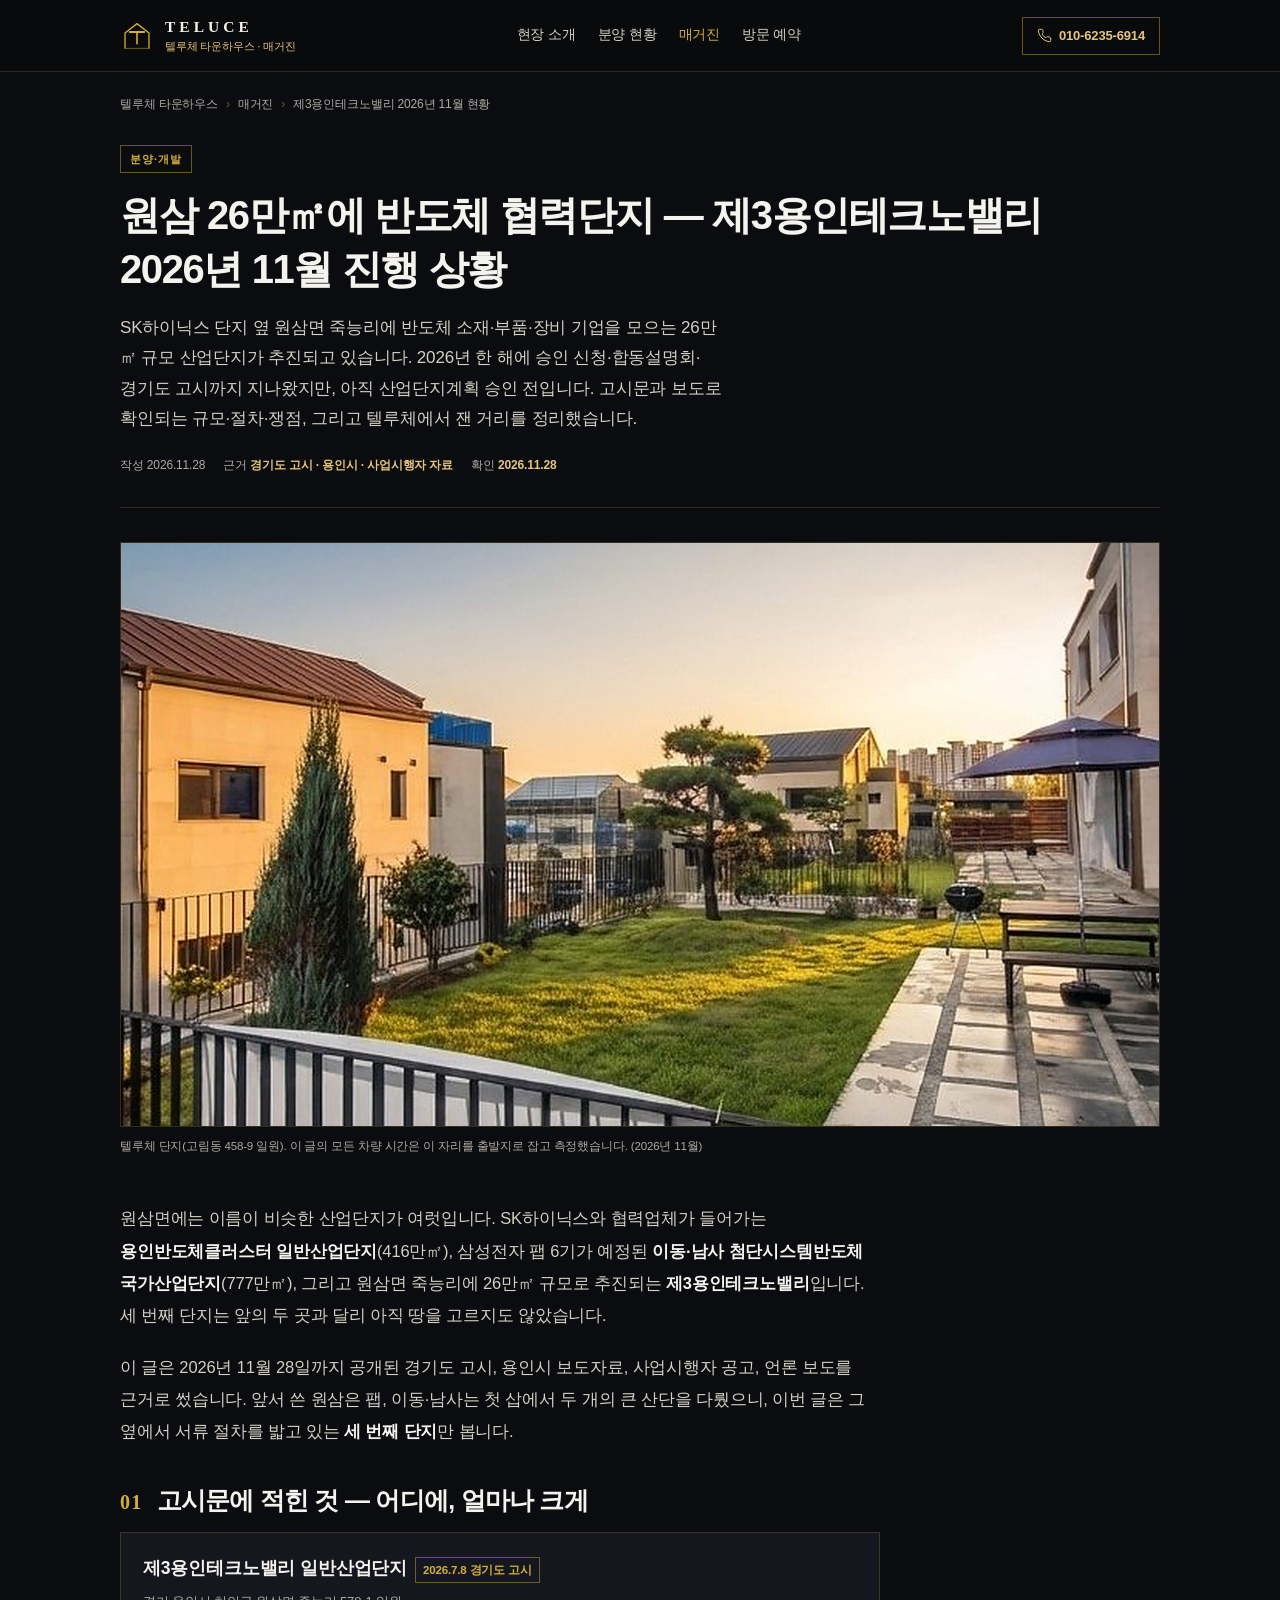
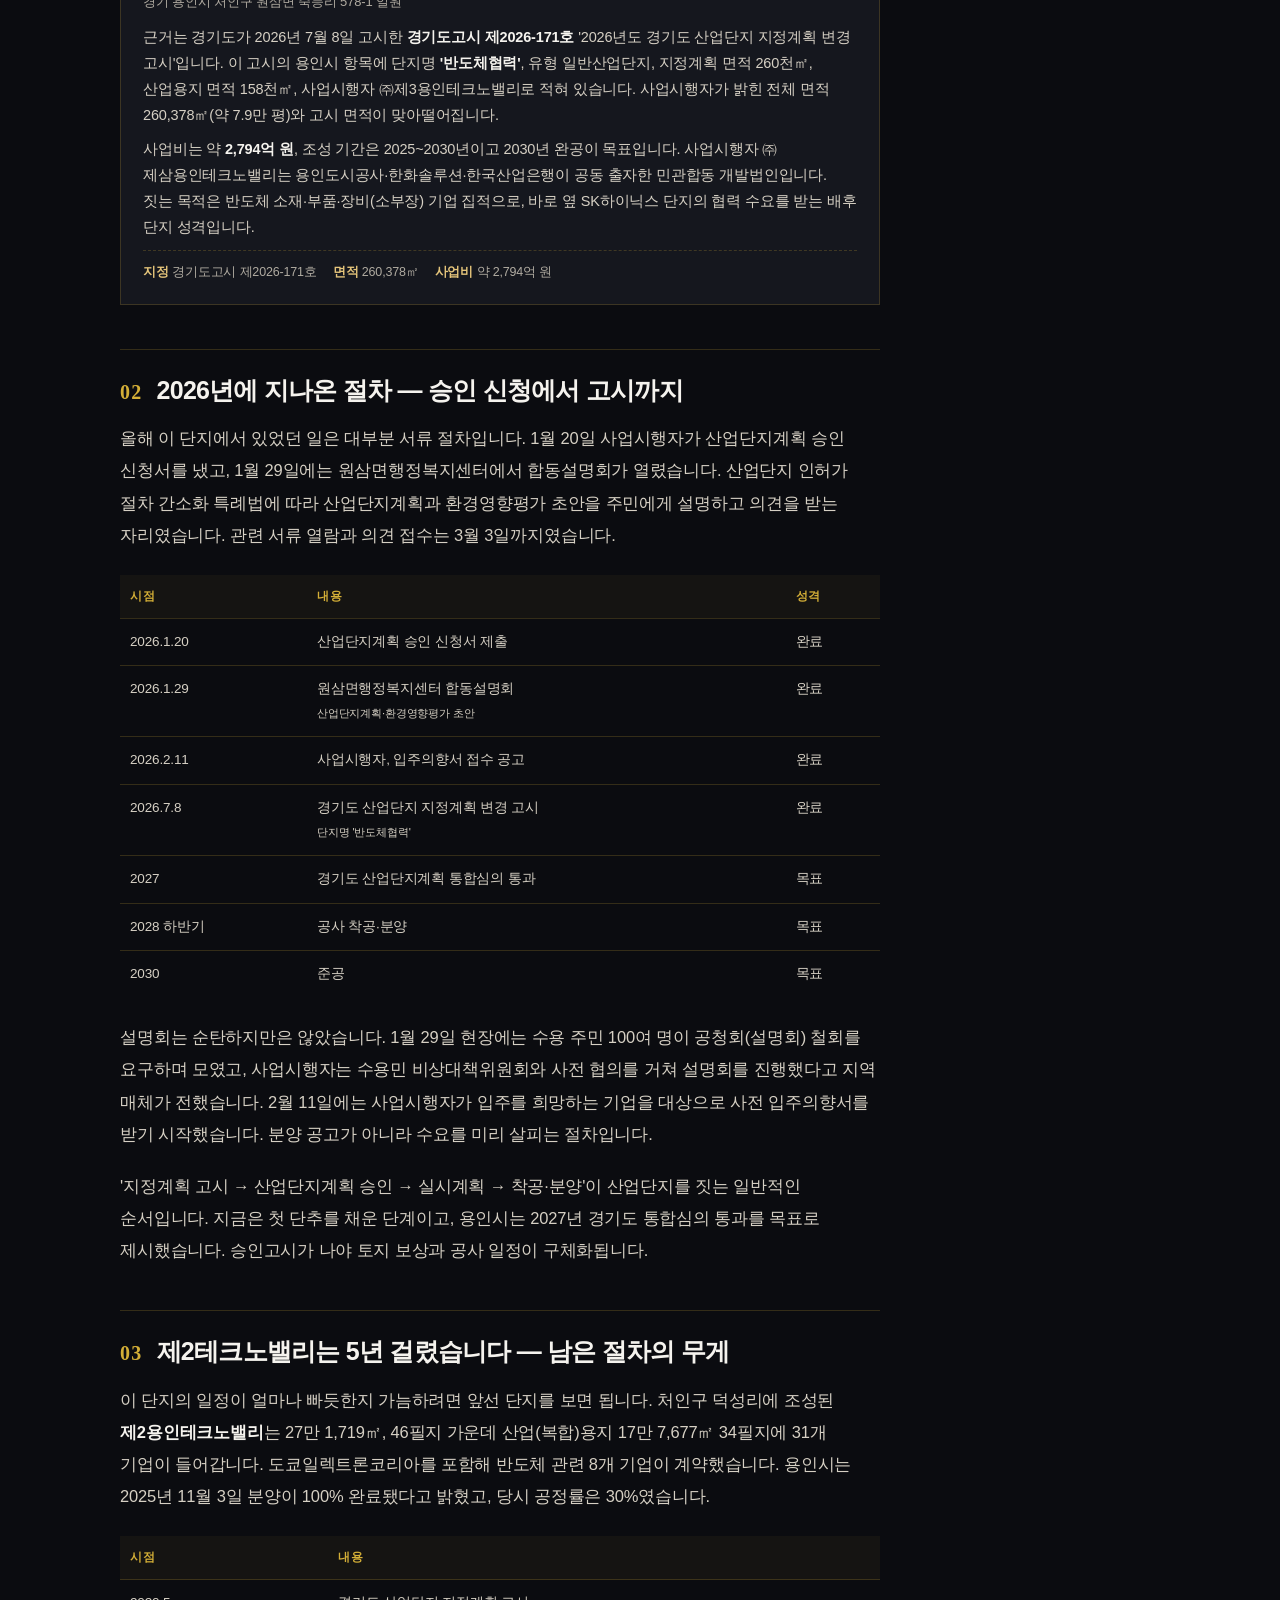
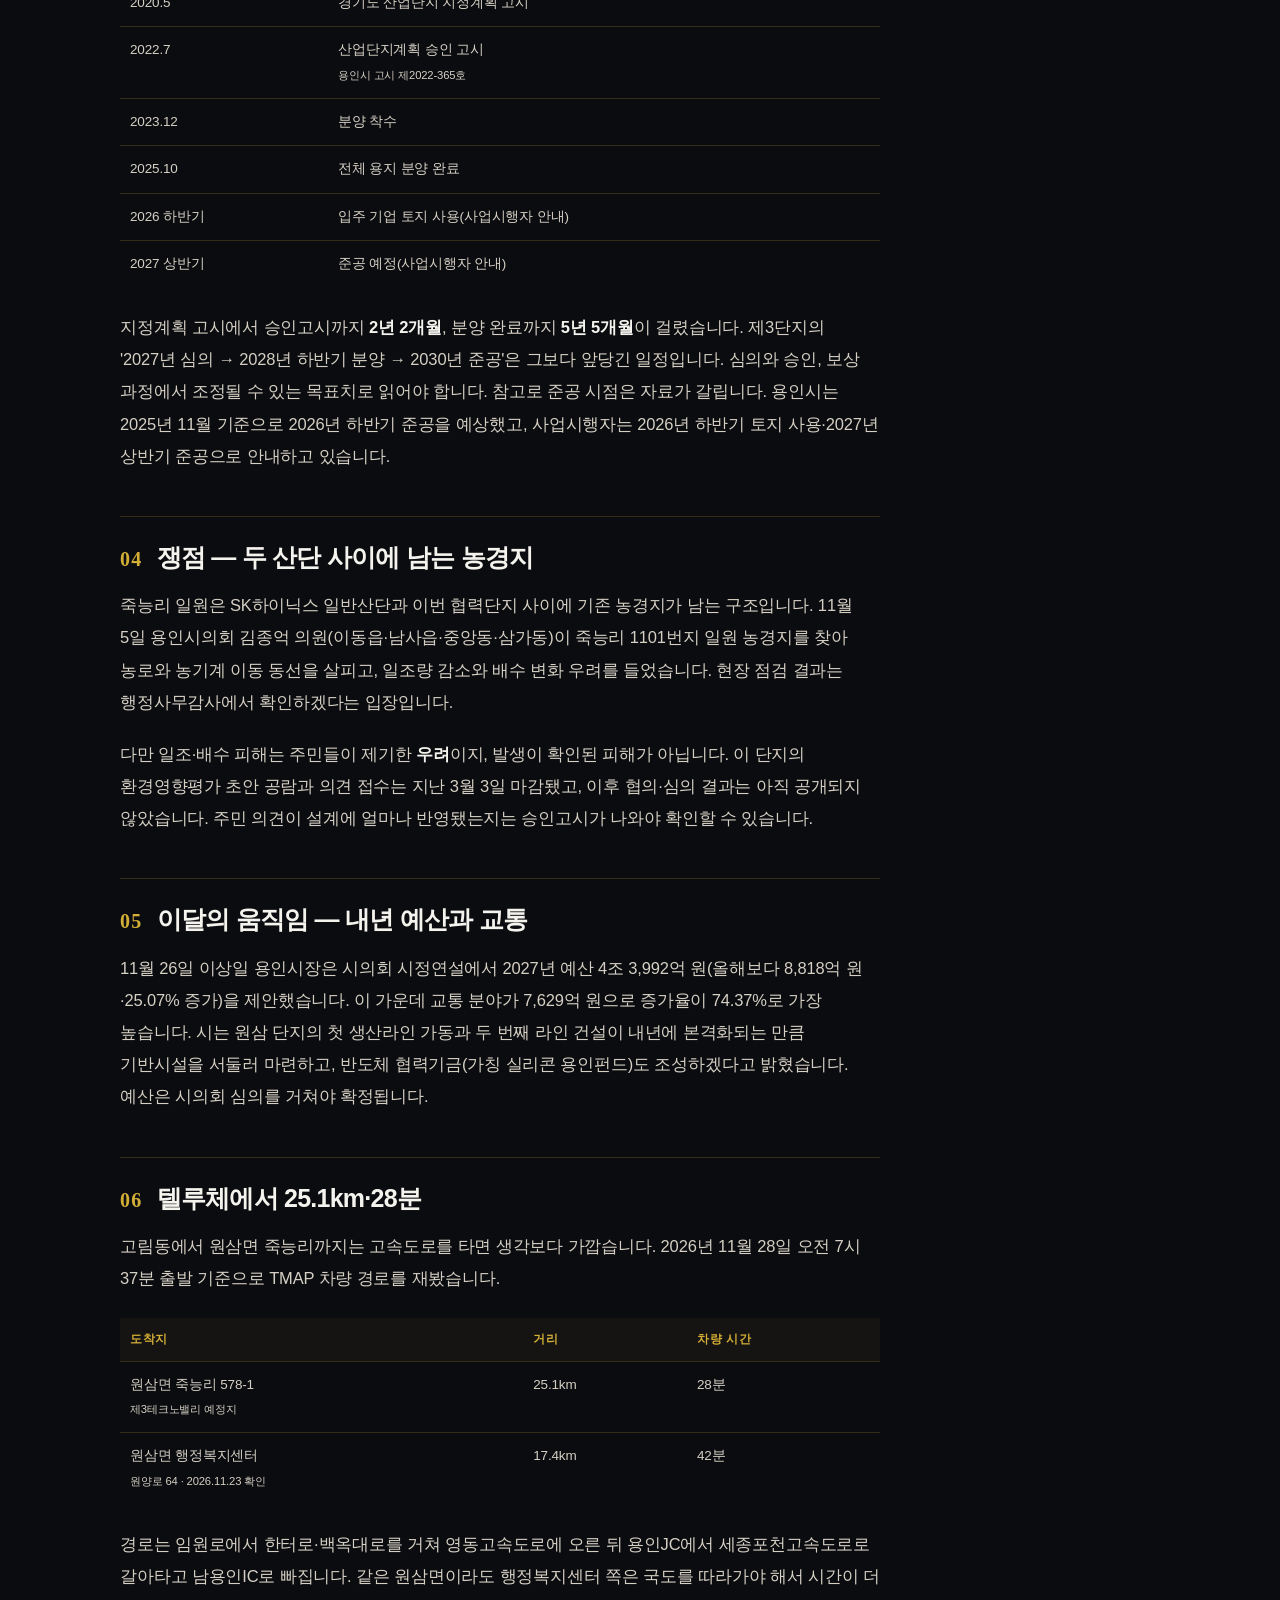
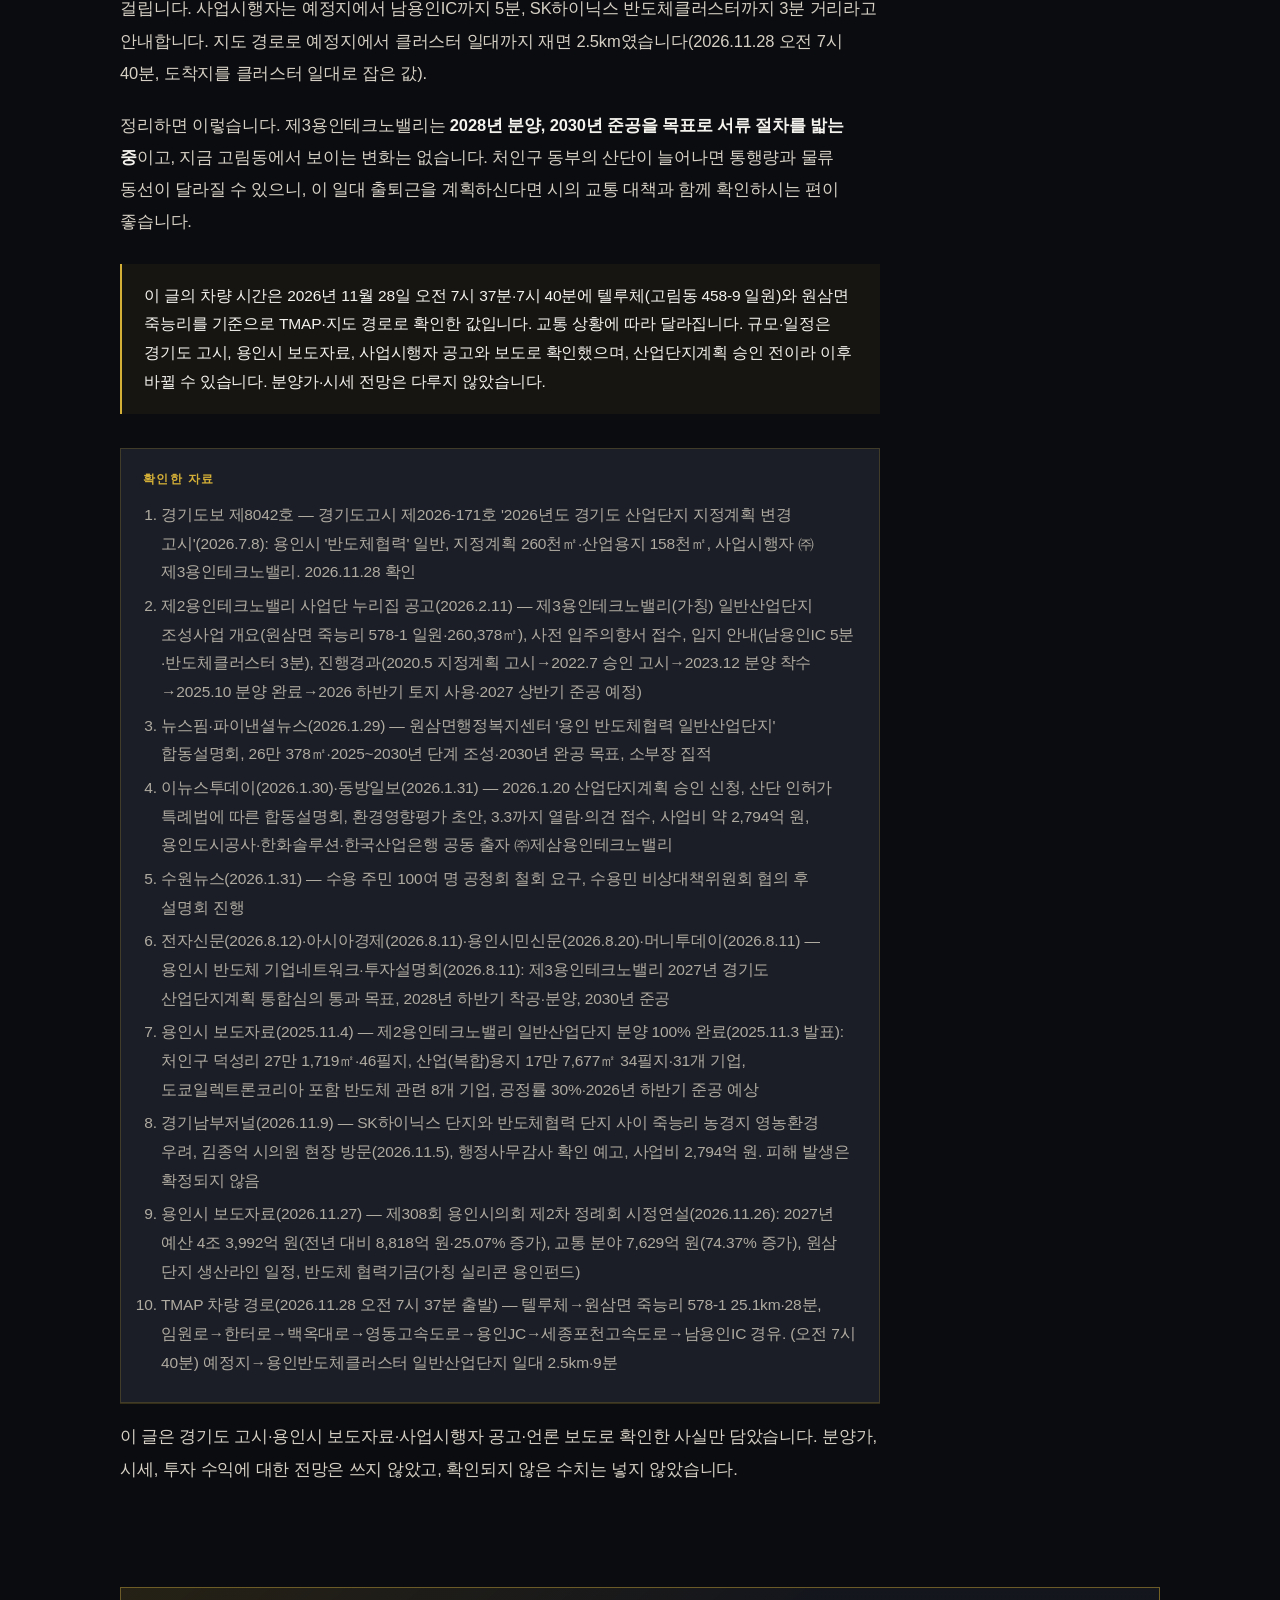
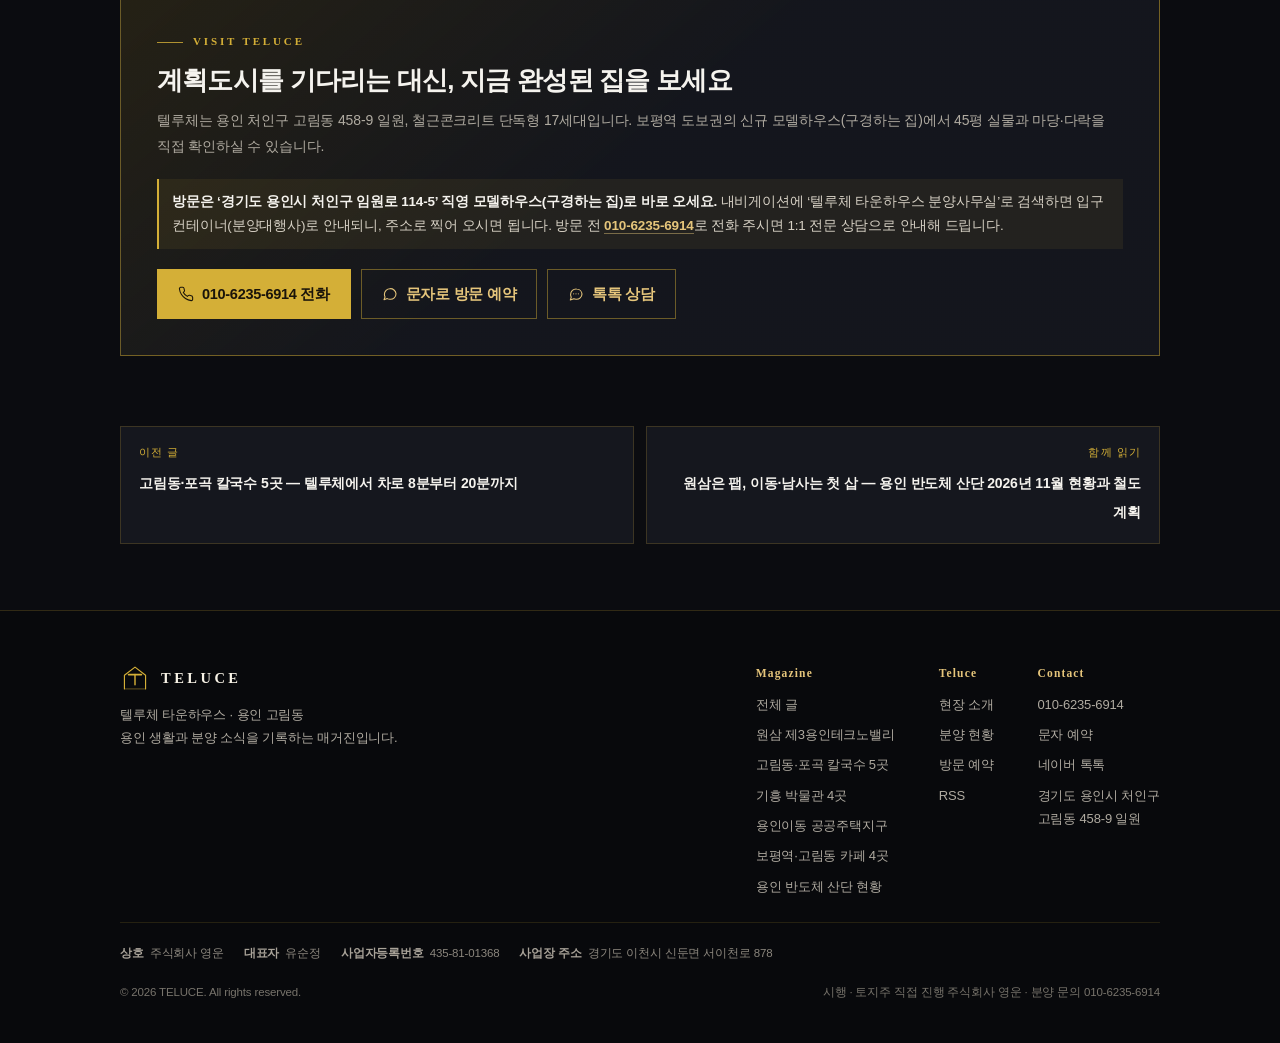
<file: magazine/wonsam-3rd-techno-valley/index.html>
<!DOCTYPE html>
<html lang="ko">
<head>
<meta charset="utf-8">
<!-- Google Analytics 4 (gtag.js) -->
<script async src="https://www.googletagmanager.com/gtag/js?id=G-Z2Y8HTVHH5"></script>
<script>
  window.dataLayer = window.dataLayer || [];
  function gtag(){dataLayer.push(arguments);}
  gtag('js', new Date());
  gtag('config', 'G-Z2Y8HTVHH5');
</script>
<meta name="viewport" content="width=device-width, initial-scale=1">
<title>원삼 26만㎡에 반도체 협력단지 — 제3용인테크노밸리 2026년 11월 진행 상황 | 텔루체 매거진</title>
<meta name="description" content="원삼면 죽능리 578-1 일원 26만 378㎡, 사업비 약 2,794억 원. 제3용인테크노밸리(경기도 고시상 '반도체협력' 단지)는 2026년 1월 산업단지계획 승인을 신청하고 7월 경기도 지정계획 고시에 이름을 올렸습니다. 2027년 통합심의·2028년 하반기 착공·분양·2030년 준공 목표까지 남은 절차, 제2테크노밸리가 실제로 걸린 시간, 텔루체에서 잰 28분·25.1km를 공식 자료로 정리했습니다.">
<meta name="keywords" content="제3용인테크노밸리, 반도체협력 일반산업단지, 원삼면 죽능리, 용인 반도체 클러스터, 용인 산업단지, 처인구 개발, 고림동 개발, 경기도 산업단지 지정계획">
<meta name="robots" content="index, follow">
<link rel="canonical" href="https://teluce.co.kr/magazine/wonsam-3rd-techno-valley/">
<meta name="theme-color" content="#0B0C10">

<meta property="og:type" content="article">
<meta property="og:site_name" content="텔루체 타운하우스 TELUCE">
<meta property="og:locale" content="ko_KR">
<meta property="og:url" content="https://teluce.co.kr/magazine/wonsam-3rd-techno-valley/">
<meta property="og:title" content="원삼 26만㎡에 반도체 협력단지 — 제3용인테크노밸리 2026년 11월 진행 상황">
<meta property="og:description" content="2026년 1월 산업단지계획 승인 신청, 7월 경기도 지정계획 고시. 2028년 하반기 착공·분양, 2030년 준공 목표까지 남은 절차와 텔루체에서 잰 거리를 공식 자료로 정리.">
<meta property="og:image" content="https://teluce.co.kr/magazine/assets/og-district.jpg">
<meta property="og:image:width" content="1200">
<meta property="og:image:height" content="630">
<meta property="og:image:alt" content="텔루체 루프탑에서 바라본 고림동 일대">
<meta property="article:published_time" content="2026-11-28T07:45:00+09:00">
<meta property="article:modified_time" content="2026-11-28T07:45:00+09:00">
<meta property="article:section" content="분양·개발">
<meta name="twitter:card" content="summary_large_image">
<meta name="twitter:title" content="원삼 26만㎡에 반도체 협력단지 — 제3용인테크노밸리 2026년 11월 진행 상황">
<meta name="twitter:description" content="승인 신청·합동설명회·지정계획 고시까지. 2027년 심의, 2028년 분양, 2030년 준공 목표와 텔루체에서의 거리 정리.">
<meta name="twitter:image" content="https://teluce.co.kr/magazine/assets/og-district.jpg">

<link rel="alternate" type="application/rss+xml" title="텔루체 매거진 RSS" href="https://teluce.co.kr/rss.xml">
<link rel="icon" type="image/svg+xml" href="/assets/favicon-teluce.svg">
<link rel="stylesheet" href="/magazine/assets/magazine.css?v=20261121c">
<script type="application/ld+json">
{
  "@context": "https://schema.org",
  "@type": "Article",
  "headline": "원삼 26만㎡에 반도체 협력단지 — 제3용인테크노밸리 2026년 11월 진행 상황",
  "description": "원삼면 죽능리 578-1 일원 26만 378㎡, 사업비 약 2,794억 원. 제3용인테크노밸리(경기도 고시상 '반도체협력' 단지)는 2026년 1월 산업단지계획 승인을 신청하고 7월 경기도 지정계획 고시에 이름을 올렸습니다. 2027년 통합심의·2028년 하반기 착공·분양·2030년 준공 목표까지 남은 절차, 제2테크노밸리가 실제로 걸린 시간, 텔루체에서 잰 28분·25.1km를 공식 자료로 정리했습니다.",
  "image": ["https://teluce.co.kr/magazine/assets/og-district.jpg"],
  "datePublished": "2026-11-28T07:45:00+09:00",
  "dateModified": "2026-11-28T07:45:00+09:00",
  "inLanguage": "ko-KR",
  "articleSection": "분양·개발",
  "author": { "@type": "Organization", "name": "텔루체 타운하우스", "url": "https://teluce.co.kr/" },
  "publisher": {
    "@type": "Organization",
    "name": "텔루체 타운하우스",
    "url": "https://teluce.co.kr/",
    "telephone": "+82-10-6235-6914"
  },
  "mainEntityOfPage": { "@type": "WebPage", "@id": "https://teluce.co.kr/magazine/wonsam-3rd-techno-valley/" }
}
</script>
<script type="application/ld+json">
{
  "@context": "https://schema.org",
  "@type": "BreadcrumbList",
  "itemListElement": [
    { "@type": "ListItem", "position": 1, "name": "텔루체 타운하우스", "item": "https://teluce.co.kr/" },
    { "@type": "ListItem", "position": 2, "name": "매거진", "item": "https://teluce.co.kr/magazine/" },
    { "@type": "ListItem", "position": 3, "name": "제3용인테크노밸리 2026년 11월 현황", "item": "https://teluce.co.kr/magazine/wonsam-3rd-techno-valley/" }
  ]
}
</script>
<script type="application/ld+json">
{
  "@context": "https://schema.org",
  "@type": "FAQPage",
  "mainEntity": [
    {
      "@type": "Question",
      "name": "제3용인테크노밸리는 지금 어느 단계인가요?",
      "acceptedAnswer": {
        "@type": "Answer",
        "text": "2026년 11월 기준으로 산업단지계획 승인 전입니다. 사업시행자가 2026년 1월 20일 승인 신청서를 냈고, 1월 29일 원삼면행정복지센터에서 합동설명회가 열렸으며, 7월 8일 경기도 산업단지 지정계획 변경 고시에 단지명 '반도체협력'으로 올랐습니다. 용인시는 2027년 경기도 산업단지계획 통합심의 통과를 목표로 밝혔고, 그 뒤 2028년 하반기 착공·분양, 2030년 준공 순서입니다. 모두 목표 일정이며 확정된 날짜는 아닙니다."
      }
    },
    {
      "@type": "Question",
      "name": "언제 기업이 들어오나요?",
      "acceptedAnswer": {
        "@type": "Answer",
        "text": "분양은 2028년 하반기 착공과 함께 시작하는 것이 목표이고, 준공은 2030년입니다. 앞서 추진된 제2용인테크노밸리는 지정계획 고시(2020년 5월)에서 산업단지계획 승인 고시(2022년 7월)까지 2년 2개월, 분양 완료(2025년 10월)까지 5년 5개월이 걸렸습니다. 제3단지 일정도 심의·승인 과정에서 조정될 수 있습니다."
      }
    },
    {
      "@type": "Question",
      "name": "텔루체에서 제3용인테크노밸리까지 차로 얼마나 걸리나요?",
      "acceptedAnswer": {
        "@type": "Answer",
        "text": "2026년 11월 28일 오전 7시 37분 텔루체(고림동 458-9 일원)를 출발지로 잡고 TMAP 차량 경로로 재면 원삼면 죽능리 578-1 일원까지 25.1km·28분이었습니다. 임원로에서 한터로·백옥대로를 거쳐 영동고속도로와 세종포천고속도로를 타고 남용인IC로 빠지는 경로입니다. 차량 시간은 확인 시점의 교통 상황에 따른 값입니다."
      }
    }
  ]
}
</script>
</head>
<body>
<a class="skip" href="#article">본문 바로가기</a>

<svg width="0" height="0" style="position:absolute" aria-hidden="true" focusable="false"><defs>
<symbol id="i-phone" viewBox="0 0 24 24" fill="none" stroke="currentColor" stroke-width="1.6" stroke-linecap="round" stroke-linejoin="round"><path d="M22 16.9v3a2 2 0 0 1-2.2 2 19.8 19.8 0 0 1-8.6-3.1 19.5 19.5 0 0 1-6-6A19.8 19.8 0 0 1 2.1 4.2 2 2 0 0 1 4.1 2h3a2 2 0 0 1 2 1.7c.1.9.3 1.8.6 2.6a2 2 0 0 1-.5 2.1L8 9.6a16 16 0 0 0 6 6l1.2-1.2a2 2 0 0 1 2.1-.5c.8.3 1.7.5 2.6.6a2 2 0 0 1 1.7 2z"/></symbol>
<symbol id="i-sms" viewBox="0 0 24 24" fill="none" stroke="currentColor" stroke-width="1.6" stroke-linecap="round" stroke-linejoin="round"><path d="M21 11.5a8.4 8.4 0 0 1-9 8.4 8.9 8.9 0 0 1-4.1-1L3 20.5l1.6-4a8.4 8.4 0 0 1-1-4.1 8.4 8.4 0 0 1 8.5-8.4 8.5 8.5 0 0 1 8.9 7.5z"/></symbol>
<symbol id="i-chat" viewBox="0 0 24 24" fill="none" stroke="currentColor" stroke-width="1.6" stroke-linecap="round" stroke-linejoin="round"><path d="M21 11.5a8.4 8.4 0 0 1-9 8.4 9.7 9.7 0 0 1-3.3-.6L3.5 21l1.4-4.3a8.1 8.1 0 0 1-1-3.9 8.4 8.4 0 0 1 9-8.4 8.4 8.4 0 0 1 8.1 8.1z"/><path d="M8.5 11.8h.01M12 11.8h.01M15.5 11.8h.01"/></symbol>
<symbol id="i-arrow" viewBox="0 0 24 24" fill="none" stroke="currentColor" stroke-width="1.7" stroke-linecap="round" stroke-linejoin="round"><path d="M5 12h14M13 6l6 6-6 6"/></symbol>
<symbol id="i-teluce-mark" viewBox="0 0 44 44">
  <path d="M6.5 38V18L22 6l15.5 12v20" fill="none" stroke="#D4AF37" stroke-width="1.7" stroke-linejoin="round" stroke-linecap="round"/>
  <path d="M12.6 16.9h18.8" stroke="#D4AF37" stroke-width="2.5" stroke-linecap="round"/>
  <path d="M22 16.9v15" stroke="#D4AF37" stroke-width="2.1" stroke-linecap="round"/>
  <path d="M8 38h28" stroke="#D4AF37" stroke-width="1.2" stroke-linecap="round" opacity=".55"/>
</symbol>
</defs></svg>

<header class="mag-header">
  <div class="wrap">
    <a class="mag-brand" href="/" aria-label="텔루체 타운하우스 메인 페이지">
      <svg class="mark" viewBox="0 0 44 44" role="img" aria-label="텔루체 TELUCE 로고"><use href="#i-teluce-mark"/></svg>
      <span class="txt"><b>TELUCE</b><i>텔루체 타운하우스 · 매거진</i></span>
    </a>
    <nav class="mag-nav" aria-label="주요 메뉴">
      <a href="/#about">현장 소개</a>
      <a href="/#status">분양 현황</a>
      <a class="is-now" href="/magazine/">매거진</a>
      <a href="/#booking">방문 예약</a>
    </nav>
    <div class="mag-head-actions">
      <a class="mag-phone" href="tel:+821062356914"><svg aria-hidden="true"><use href="#i-phone"/></svg><span>010-6235-6914</span></a>
    </div>
  </div>
</header>

<main id="article">
  <div class="wrap">
    <nav class="crumb" aria-label="위치">
      <ol>
        <li><a href="/">텔루체 타운하우스</a></li>
        <li><a href="/magazine/">매거진</a></li>
        <li aria-current="page">제3용인테크노밸리 2026년 11월 현황</li>
      </ol>
    </nav>
  </div>

  <article>
    <div class="wrap">
      <header class="article-head">
        <span class="chip">분양·개발</span>
        <h1>원삼 26만㎡에 반도체 협력단지 — 제3용인테크노밸리 2026년 11월 진행 상황</h1>
        <p class="sub">SK하이닉스 단지 옆 원삼면 죽능리에 반도체 소재·부품·장비 기업을 모으는 26만㎡ 규모 산업단지가 추진되고 있습니다. 2026년 한 해에 승인 신청·합동설명회·경기도 고시까지 지나왔지만, 아직 산업단지계획 승인 전입니다. 고시문과 보도로 확인되는 규모·절차·쟁점, 그리고 텔루체에서 잰 거리를 정리했습니다.</p>
        <div class="article-meta">
          <span>작성 <time datetime="2026-11-28">2026.11.28</time></span>
          <span>근거 <b>경기도 고시 · 용인시 · 사업시행자 자료</b></span>
          <span>확인 <b>2026.11.28</b></span>
        </div>
      </header>

      <div class="article-hero">
        <figure>
          <img src="/assets/photos/hero-02-sunset.jpg" alt="해 질 무렵 텔루체 단지와 마당 — 이 글의 차량 시간은 이 일대를 출발지로 확인한 값이다" width="1600" height="900">
          <figcaption>텔루체 단지(고림동 458-9 일원). 이 글의 모든 차량 시간은 이 자리를 출발지로 잡고 측정했습니다. (2026년 11월)</figcaption>
        </figure>
      </div>

      <div class="article-body">
        <p>원삼면에는 이름이 비슷한 산업단지가 여럿입니다. SK하이닉스와 협력업체가 들어가는 <strong>용인반도체클러스터 일반산업단지</strong>(416만㎡), 삼성전자 팹 6기가 예정된 <strong>이동·남사 첨단시스템반도체 국가산업단지</strong>(777만㎡), 그리고 원삼면 죽능리에 26만㎡ 규모로 추진되는 <strong>제3용인테크노밸리</strong>입니다. 세 번째 단지는 앞의 두 곳과 달리 아직 땅을 고르지도 않았습니다.</p>
        <p>이 글은 2026년 11월 28일까지 공개된 경기도 고시, 용인시 보도자료, 사업시행자 공고, 언론 보도를 근거로 썼습니다. 앞서 쓴 <a href="/magazine/yongin-chip-cluster-2026/">원삼은 팹, 이동·남사는 첫 삽</a>에서 두 개의 큰 산단을 다뤘으니, 이번 글은 그 옆에서 서류 절차를 밟고 있는 <strong>세 번째 단지</strong>만 봅니다.</p>

        <h2><span class="num">01</span> 고시문에 적힌 것 — 어디에, 얼마나 크게</h2>
        <div class="place">
          <h3>제3용인테크노밸리 일반산업단지 <span>2026.7.8 경기도 고시</span></h3>
          <p class="addr">경기 용인시 처인구 원삼면 죽능리 578-1 일원</p>
          <p>근거는 경기도가 2026년 7월 8일 고시한 <strong>경기도고시 제2026-171호</strong> '2026년도 경기도 산업단지 지정계획 변경 고시'입니다. 이 고시의 용인시 항목에 단지명 <strong>'반도체협력'</strong>, 유형 일반산업단지, 지정계획 면적 260천㎡, 산업용지 면적 158천㎡, 사업시행자 ㈜제3용인테크노밸리로 적혀 있습니다. 사업시행자가 밝힌 전체 면적 260,378㎡(약 7.9만 평)와 고시 면적이 맞아떨어집니다.</p>
          <p>사업비는 약 <strong>2,794억 원</strong>, 조성 기간은 2025~2030년이고 2030년 완공이 목표입니다. 사업시행자 ㈜제삼용인테크노밸리는 용인도시공사·한화솔루션·한국산업은행이 공동 출자한 민관합동 개발법인입니다. 짓는 목적은 반도체 소재·부품·장비(소부장) 기업 집적으로, 바로 옆 SK하이닉스 단지의 협력 수요를 받는 배후 단지 성격입니다.</p>
          <div class="facts"><span><b>지정</b> 경기도고시 제2026-171호</span><span><b>면적</b> 260,378㎡</span><span><b>사업비</b> 약 2,794억 원</span></div>
        </div>

        <h2><span class="num">02</span> 2026년에 지나온 절차 — 승인 신청에서 고시까지</h2>
        <p>올해 이 단지에서 있었던 일은 대부분 서류 절차입니다. 1월 20일 사업시행자가 산업단지계획 승인 신청서를 냈고, 1월 29일에는 원삼면행정복지센터에서 합동설명회가 열렸습니다. 산업단지 인허가 절차 간소화 특례법에 따라 산업단지계획과 환경영향평가 초안을 주민에게 설명하고 의견을 받는 자리였습니다. 관련 서류 열람과 의견 접수는 3월 3일까지였습니다.</p>
        <div class="tablewrap">
          <table class="price">
            <caption class="skip">제3용인테크노밸리 2026년 추진 경과와 남은 일정</caption>
            <thead>
              <tr><th scope="col">시점</th><th scope="col">내용</th><th scope="col">성격</th></tr>
            </thead>
            <tbody>
              <tr><td>2026.1.20</td><td>산업단지계획 승인 신청서 제출</td><td>완료</td></tr>
              <tr><td>2026.1.29</td><td>원삼면행정복지센터 합동설명회<br><small>산업단지계획·환경영향평가 초안</small></td><td>완료</td></tr>
              <tr><td>2026.2.11</td><td>사업시행자, 입주의향서 접수 공고</td><td>완료</td></tr>
              <tr><td>2026.7.8</td><td>경기도 산업단지 지정계획 변경 고시<br><small>단지명 '반도체협력'</small></td><td>완료</td></tr>
              <tr><td>2027</td><td>경기도 산업단지계획 통합심의 통과</td><td>목표</td></tr>
              <tr><td>2028 하반기</td><td>공사 착공·분양</td><td>목표</td></tr>
              <tr><td>2030</td><td>준공</td><td>목표</td></tr>
            </tbody>
          </table>
        </div>
        <p>설명회는 순탄하지만은 않았습니다. 1월 29일 현장에는 수용 주민 100여 명이 공청회(설명회) 철회를 요구하며 모였고, 사업시행자는 수용민 비상대책위원회와 사전 협의를 거쳐 설명회를 진행했다고 지역 매체가 전했습니다. 2월 11일에는 사업시행자가 입주를 희망하는 기업을 대상으로 사전 입주의향서를 받기 시작했습니다. 분양 공고가 아니라 수요를 미리 살피는 절차입니다.</p>
        <p>'지정계획 고시 → 산업단지계획 승인 → 실시계획 → 착공·분양'이 산업단지를 짓는 일반적인 순서입니다. 지금은 첫 단추를 채운 단계이고, 용인시는 2027년 경기도 통합심의 통과를 목표로 제시했습니다. 승인고시가 나야 토지 보상과 공사 일정이 구체화됩니다.</p>

        <h2><span class="num">03</span> 제2테크노밸리는 5년 걸렸습니다 — 남은 절차의 무게</h2>
        <p>이 단지의 일정이 얼마나 빠듯한지 가늠하려면 앞선 단지를 보면 됩니다. 처인구 덕성리에 조성된 <strong>제2용인테크노밸리</strong>는 27만 1,719㎡, 46필지 가운데 산업(복합)용지 17만 7,677㎡ 34필지에 31개 기업이 들어갑니다. 도쿄일렉트론코리아를 포함해 반도체 관련 8개 기업이 계약했습니다. 용인시는 2025년 11월 3일 분양이 100% 완료됐다고 밝혔고, 당시 공정률은 30%였습니다.</p>
        <div class="tablewrap">
          <table class="price">
            <caption class="skip">제2용인테크노밸리 실제 진행 경과</caption>
            <thead>
              <tr><th scope="col">시점</th><th scope="col">내용</th></tr>
            </thead>
            <tbody>
              <tr><td>2020.5</td><td>경기도 산업단지 지정계획 고시</td></tr>
              <tr><td>2022.7</td><td>산업단지계획 승인 고시<br><small>용인시 고시 제2022-365호</small></td></tr>
              <tr><td>2023.12</td><td>분양 착수</td></tr>
              <tr><td>2025.10</td><td>전체 용지 분양 완료</td></tr>
              <tr><td>2026 하반기</td><td>입주 기업 토지 사용(사업시행자 안내)</td></tr>
              <tr><td>2027 상반기</td><td>준공 예정(사업시행자 안내)</td></tr>
            </tbody>
          </table>
        </div>
        <p>지정계획 고시에서 승인고시까지 <strong>2년 2개월</strong>, 분양 완료까지 <strong>5년 5개월</strong>이 걸렸습니다. 제3단지의 '2027년 심의 → 2028년 하반기 분양 → 2030년 준공'은 그보다 앞당긴 일정입니다. 심의와 승인, 보상 과정에서 조정될 수 있는 목표치로 읽어야 합니다. 참고로 준공 시점은 자료가 갈립니다. 용인시는 2025년 11월 기준으로 2026년 하반기 준공을 예상했고, 사업시행자는 2026년 하반기 토지 사용·2027년 상반기 준공으로 안내하고 있습니다.</p>

        <h2><span class="num">04</span> 쟁점 — 두 산단 사이에 남는 농경지</h2>
        <p>죽능리 일원은 SK하이닉스 일반산단과 이번 협력단지 사이에 기존 농경지가 남는 구조입니다. 11월 5일 용인시의회 김종억 의원(이동읍·남사읍·중앙동·삼가동)이 죽능리 1101번지 일원 농경지를 찾아 농로와 농기계 이동 동선을 살피고, 일조량 감소와 배수 변화 우려를 들었습니다. 현장 점검 결과는 행정사무감사에서 확인하겠다는 입장입니다.</p>
        <p>다만 일조·배수 피해는 주민들이 제기한 <strong>우려</strong>이지, 발생이 확인된 피해가 아닙니다. 이 단지의 환경영향평가 초안 공람과 의견 접수는 지난 3월 3일 마감됐고, 이후 협의·심의 결과는 아직 공개되지 않았습니다. 주민 의견이 설계에 얼마나 반영됐는지는 승인고시가 나와야 확인할 수 있습니다.</p>

        <h2><span class="num">05</span> 이달의 움직임 — 내년 예산과 교통</h2>
        <p>11월 26일 이상일 용인시장은 시의회 시정연설에서 2027년 예산 4조 3,992억 원(올해보다 8,818억 원·25.07% 증가)을 제안했습니다. 이 가운데 교통 분야가 7,629억 원으로 증가율이 74.37%로 가장 높습니다. 시는 원삼 단지의 첫 생산라인 가동과 두 번째 라인 건설이 내년에 본격화되는 만큼 기반시설을 서둘러 마련하고, 반도체 협력기금(가칭 실리콘 용인펀드)도 조성하겠다고 밝혔습니다. 예산은 시의회 심의를 거쳐야 확정됩니다.</p>

        <h2><span class="num">06</span> 텔루체에서 25.1km·28분</h2>
        <p>고림동에서 원삼면 죽능리까지는 고속도로를 타면 생각보다 가깝습니다. 2026년 11월 28일 오전 7시 37분 출발 기준으로 TMAP 차량 경로를 재봤습니다.</p>
        <div class="tablewrap">
          <table class="price">
            <caption class="skip">텔루체에서 제3용인테크노밸리 일원까지 차량 시간</caption>
            <thead>
              <tr><th scope="col">도착지</th><th scope="col">거리</th><th scope="col">차량 시간</th></tr>
            </thead>
            <tbody>
              <tr><td>원삼면 죽능리 578-1<br><small>제3테크노밸리 예정지</small></td><td>25.1km</td><td>28분</td></tr>
              <tr><td>원삼면 행정복지센터<br><small>원양로 64 · 2026.11.23 확인</small></td><td>17.4km</td><td>42분</td></tr>
            </tbody>
          </table>
        </div>
        <p>경로는 임원로에서 한터로·백옥대로를 거쳐 영동고속도로에 오른 뒤 용인JC에서 세종포천고속도로로 갈아타고 남용인IC로 빠집니다. 같은 원삼면이라도 행정복지센터 쪽은 국도를 따라가야 해서 시간이 더 걸립니다. 사업시행자는 예정지에서 남용인IC까지 5분, SK하이닉스 반도체클러스터까지 3분 거리라고 안내합니다. 지도 경로로 예정지에서 클러스터 일대까지 재면 2.5km였습니다(2026.11.28 오전 7시 40분, 도착지를 클러스터 일대로 잡은 값).</p>
        <p>정리하면 이렇습니다. 제3용인테크노밸리는 <strong>2028년 분양, 2030년 준공을 목표로 서류 절차를 밟는 중</strong>이고, 지금 고림동에서 보이는 변화는 없습니다. 처인구 동부의 산단이 늘어나면 통행량과 물류 동선이 달라질 수 있으니, 이 일대 출퇴근을 계획하신다면 시의 교통 대책과 함께 확인하시는 편이 좋습니다.</p>

        <blockquote>이 글의 차량 시간은 2026년 11월 28일 오전 7시 37분·7시 40분에 텔루체(고림동 458-9 일원)와 원삼면 죽능리를 기준으로 TMAP·지도 경로로 확인한 값입니다. 교통 상황에 따라 달라집니다. 규모·일정은 경기도 고시, 용인시 보도자료, 사업시행자 공고와 보도로 확인했으며, 산업단지계획 승인 전이라 이후 바뀔 수 있습니다. 분양가·시세 전망은 다루지 않았습니다.</blockquote>

        <div class="sources">
          <h3>확인한 자료</h3>
          <ol>
            <li>경기도보 제8042호 — 경기도고시 제2026-171호 '2026년도 경기도 산업단지 지정계획 변경 고시'(2026.7.8): 용인시 '반도체협력' 일반, 지정계획 260천㎡·산업용지 158천㎡, 사업시행자 ㈜제3용인테크노밸리. 2026.11.28 확인</li>
            <li>제2용인테크노밸리 사업단 누리집 공고(2026.2.11) — 제3용인테크노밸리(가칭) 일반산업단지 조성사업 개요(원삼면 죽능리 578-1 일원·260,378㎡), 사전 입주의향서 접수, 입지 안내(남용인IC 5분·반도체클러스터 3분), 진행경과(2020.5 지정계획 고시→2022.7 승인 고시→2023.12 분양 착수→2025.10 분양 완료→2026 하반기 토지 사용·2027 상반기 준공 예정)</li>
            <li>뉴스핌·파이낸셜뉴스(2026.1.29) — 원삼면행정복지센터 '용인 반도체협력 일반산업단지' 합동설명회, 26만 378㎡·2025~2030년 단계 조성·2030년 완공 목표, 소부장 집적</li>
            <li>이뉴스투데이(2026.1.30)·동방일보(2026.1.31) — 2026.1.20 산업단지계획 승인 신청, 산단 인허가 특례법에 따른 합동설명회, 환경영향평가 초안, 3.3까지 열람·의견 접수, 사업비 약 2,794억 원, 용인도시공사·한화솔루션·한국산업은행 공동 출자 ㈜제삼용인테크노밸리</li>
            <li>수원뉴스(2026.1.31) — 수용 주민 100여 명 공청회 철회 요구, 수용민 비상대책위원회 협의 후 설명회 진행</li>
            <li>전자신문(2026.8.12)·아시아경제(2026.8.11)·용인시민신문(2026.8.20)·머니투데이(2026.8.11) — 용인시 반도체 기업네트워크·투자설명회(2026.8.11): 제3용인테크노밸리 2027년 경기도 산업단지계획 통합심의 통과 목표, 2028년 하반기 착공·분양, 2030년 준공</li>
            <li>용인시 보도자료(2025.11.4) — 제2용인테크노밸리 일반산업단지 분양 100% 완료(2025.11.3 발표): 처인구 덕성리 27만 1,719㎡·46필지, 산업(복합)용지 17만 7,677㎡ 34필지·31개 기업, 도쿄일렉트론코리아 포함 반도체 관련 8개 기업, 공정률 30%·2026년 하반기 준공 예상</li>
            <li>경기남부저널(2026.11.9) — SK하이닉스 단지와 반도체협력 단지 사이 죽능리 농경지 영농환경 우려, 김종억 시의원 현장 방문(2026.11.5), 행정사무감사 확인 예고, 사업비 2,794억 원. 피해 발생은 확정되지 않음</li>
            <li>용인시 보도자료(2026.11.27) — 제308회 용인시의회 제2차 정례회 시정연설(2026.11.26): 2027년 예산 4조 3,992억 원(전년 대비 8,818억 원·25.07% 증가), 교통 분야 7,629억 원(74.37% 증가), 원삼 단지 생산라인 일정, 반도체 협력기금(가칭 실리콘 용인펀드)</li>
            <li>TMAP 차량 경로(2026.11.28 오전 7시 37분 출발) — 텔루체→원삼면 죽능리 578-1 25.1km·28분, 임원로→한터로→백옥대로→영동고속도로→용인JC→세종포천고속도로→남용인IC 경유. (오전 7시 40분) 예정지→용인반도체클러스터 일반산업단지 일대 2.5km·9분</li>
          </ol>
        </div>
        <p class="disclaimer">이 글은 경기도 고시·용인시 보도자료·사업시행자 공고·언론 보도로 확인한 사실만 담았습니다. 분양가, 시세, 투자 수익에 대한 전망은 쓰지 않았고, 확인되지 않은 수치는 넣지 않았습니다.</p>
      </div>
    </div>
  </article>

  <div class="wrap">
    <section class="cta">
      <span class="eyebrow">Visit Teluce</span>
      <h2>계획도시를 기다리는 대신, 지금 완성된 집을 보세요</h2>
      <p>텔루체는 용인 처인구 고림동 458-9 일원, 철근콘크리트 단독형 17세대입니다. 보평역 도보권의 신규 모델하우스(구경하는 집)에서 45평 실물과 마당·다락을 직접 확인하실 수 있습니다.</p>
      <p class="cta-visit"><b>방문은 ‘경기도 용인시 처인구 임원로 114-5’ 직영 모델하우스(구경하는 집)로 바로 오세요.</b> 내비게이션에 ‘텔루체 타운하우스 분양사무실’로 검색하면 입구 컨테이너(분양대행사)로 안내되니, 주소로 찍어 오시면 됩니다. 방문 전 <a href="tel:+821062356914">010-6235-6914</a>로 전화 주시면 1:1 전문 상담으로 안내해 드립니다.</p>
      <div class="cta-btns">
        <a class="btn btn-gold" href="tel:+821062356914"><svg aria-hidden="true"><use href="#i-phone"/></svg>010-6235-6914 전화</a>
        <a class="btn btn-line" href="sms:+821062356914"><svg aria-hidden="true"><use href="#i-sms"/></svg>문자로 방문 예약</a>
        <a class="btn btn-line" href="https://talk.naver.com/ct/wfuyhez" target="_blank" rel="noopener"><svg aria-hidden="true"><use href="#i-chat"/></svg>톡톡 상담</a>
      </div>
    </section>

    <nav class="pager" aria-label="다른 글">
      <a href="/magazine/gorim-pogok-kalguksu/">
        <small>이전 글</small>
        <b>고림동·포곡 칼국수 5곳 — 텔루체에서 차로 8분부터 20분까지</b>
      </a>
      <a class="next" href="/magazine/yongin-chip-cluster-2026/">
        <small>함께 읽기</small>
        <b>원삼은 팹, 이동·남사는 첫 삽 — 용인 반도체 산단 2026년 11월 현황과 철도 계획</b>
      </a>
    </nav>
  </div>
</main>

<footer class="mag-footer">
  <div class="wrap">
    <div class="top">
      <div>
        <div class="brandline">
          <svg class="mark" viewBox="0 0 44 44" role="img" aria-label="텔루체 TELUCE 로고"><use href="#i-teluce-mark"/></svg>
          <b>TELUCE</b>
        </div>
        <p>텔루체 타운하우스 · 용인 고림동<br>용인 생활과 분양 소식을 기록하는 매거진입니다.</p>
      </div>
      <div class="cols">
        <div>
          <b>Magazine</b>
          <a href="/magazine/">전체 글</a>
          <a href="/magazine/wonsam-3rd-techno-valley/">원삼 제3용인테크노밸리</a>
          <a href="/magazine/gorim-pogok-kalguksu/">고림동·포곡 칼국수 5곳</a>
          <a href="/magazine/giheung-museum-day/">기흥 박물관 4곳</a>
          <a href="/magazine/yongin-idong-newtown-2026/">용인이동 공공주택지구</a>
          <a href="/magazine/gorim-bopyeong-cafe/">보평역·고림동 카페 4곳</a>
          <a href="/magazine/yongin-chip-cluster-2026/">용인 반도체 산단 현황</a>
        </div>
        <div>
          <b>Teluce</b>
          <a href="/#about">현장 소개</a>
          <a href="/#status">분양 현황</a>
          <a href="/#booking">방문 예약</a>
          <a href="/rss.xml">RSS</a>
        </div>
        <div>
          <b>Contact</b>
          <a href="tel:+821062356914">010-6235-6914</a>
          <a href="sms:+821062356914">문자 예약</a>
          <a href="https://talk.naver.com/ct/wfuyhez" target="_blank" rel="noopener">네이버 톡톡</a>
          <span>경기도 용인시 처인구<br>고림동 458-9 일원</span>
        </div>
      </div>
    </div>
    <div class="biz" aria-label="사업자 정보">
      <span><b>상호</b>주식회사 영운</span>
      <span><b>대표자</b>유순정</span>
      <span><b>사업자등록번호</b>435-81-01368</span>
      <span><b>사업장 주소</b>경기도 이천시 신둔면 서이천로 878</span>
    </div>
    <div class="bottom">
      <p>© 2026 TELUCE. All rights reserved.</p>
      <p>시행 · 토지주 직접 진행 주식회사 영운 · 분양 문의 010-6235-6914</p>
    </div>
  </div>
</footer>

<div class="mobile-bar">
  <a class="btn btn-line" href="sms:+821062356914"><svg aria-hidden="true"><use href="#i-sms"/></svg>문자 예약</a>
  <a class="btn btn-gold" href="tel:+821062356914"><svg aria-hidden="true"><use href="#i-phone"/></svg>전화 상담</a>
</div>

</body>
</html>
</file>
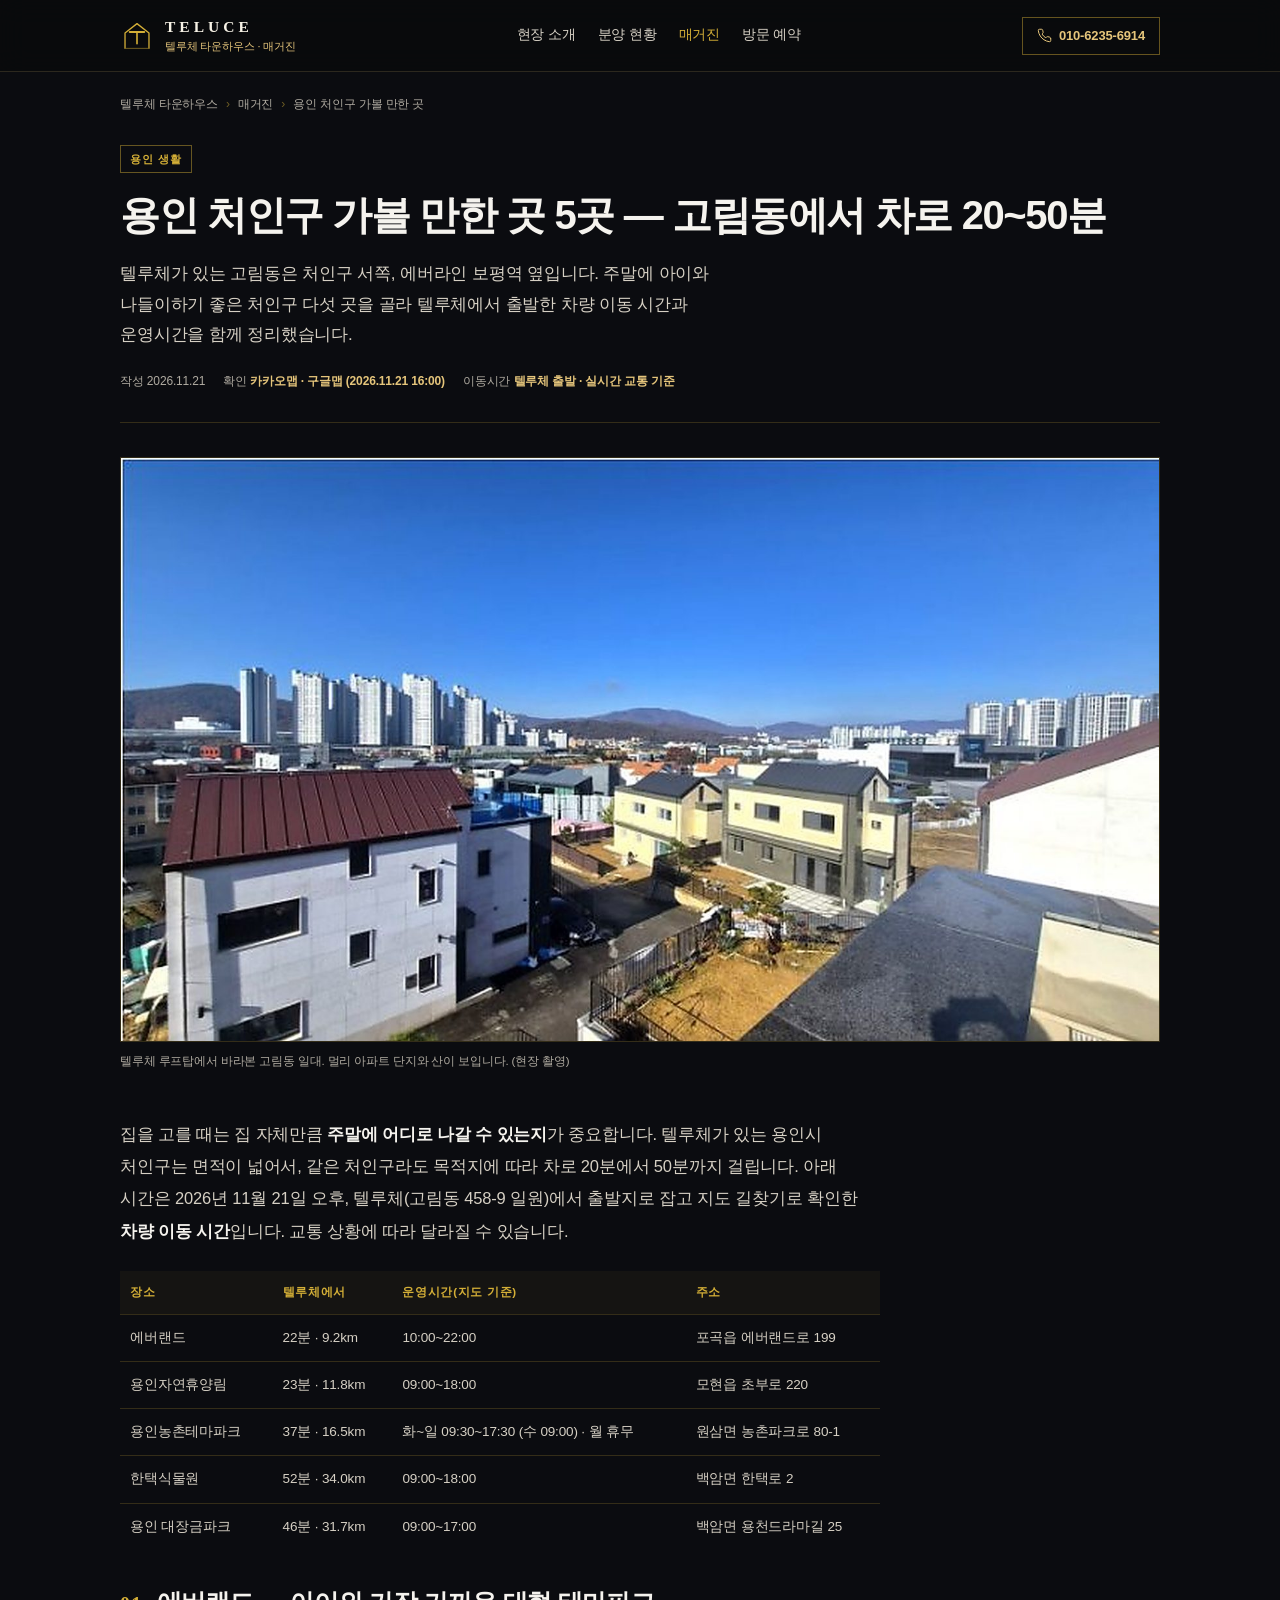
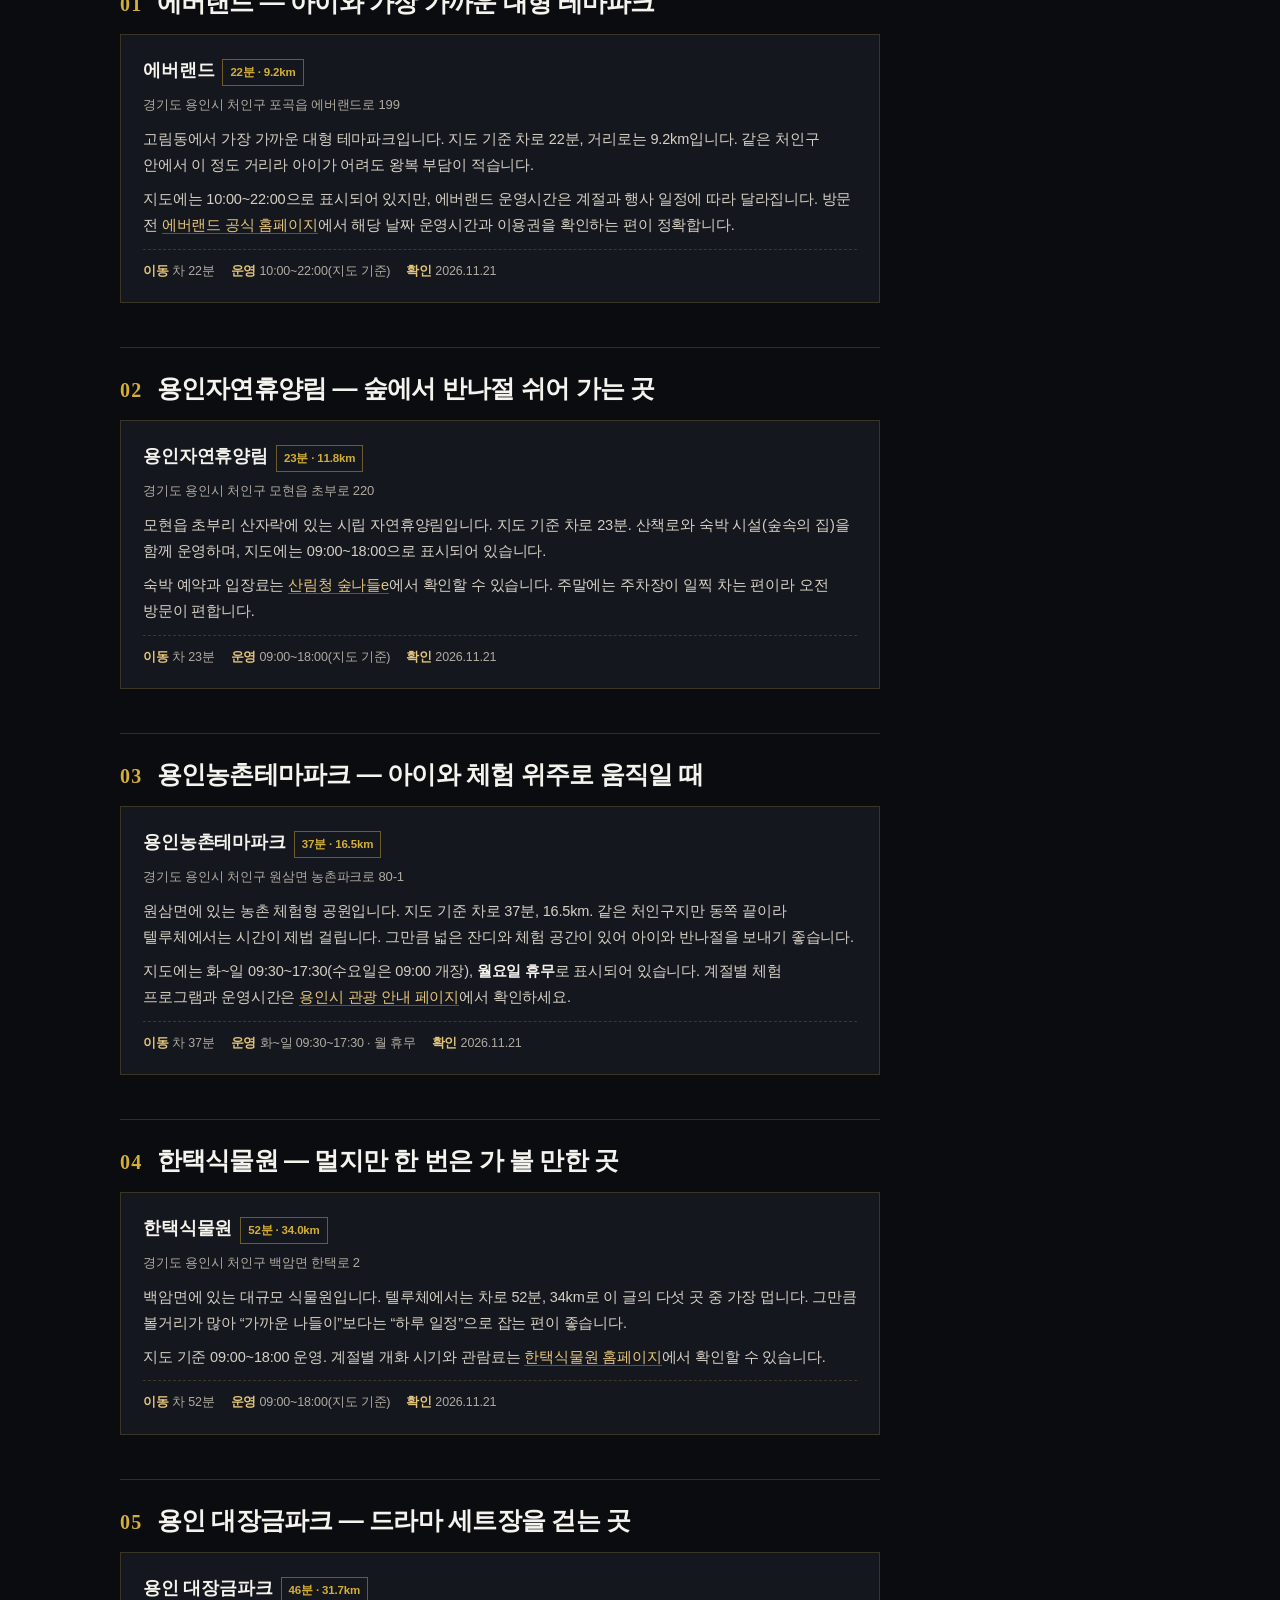
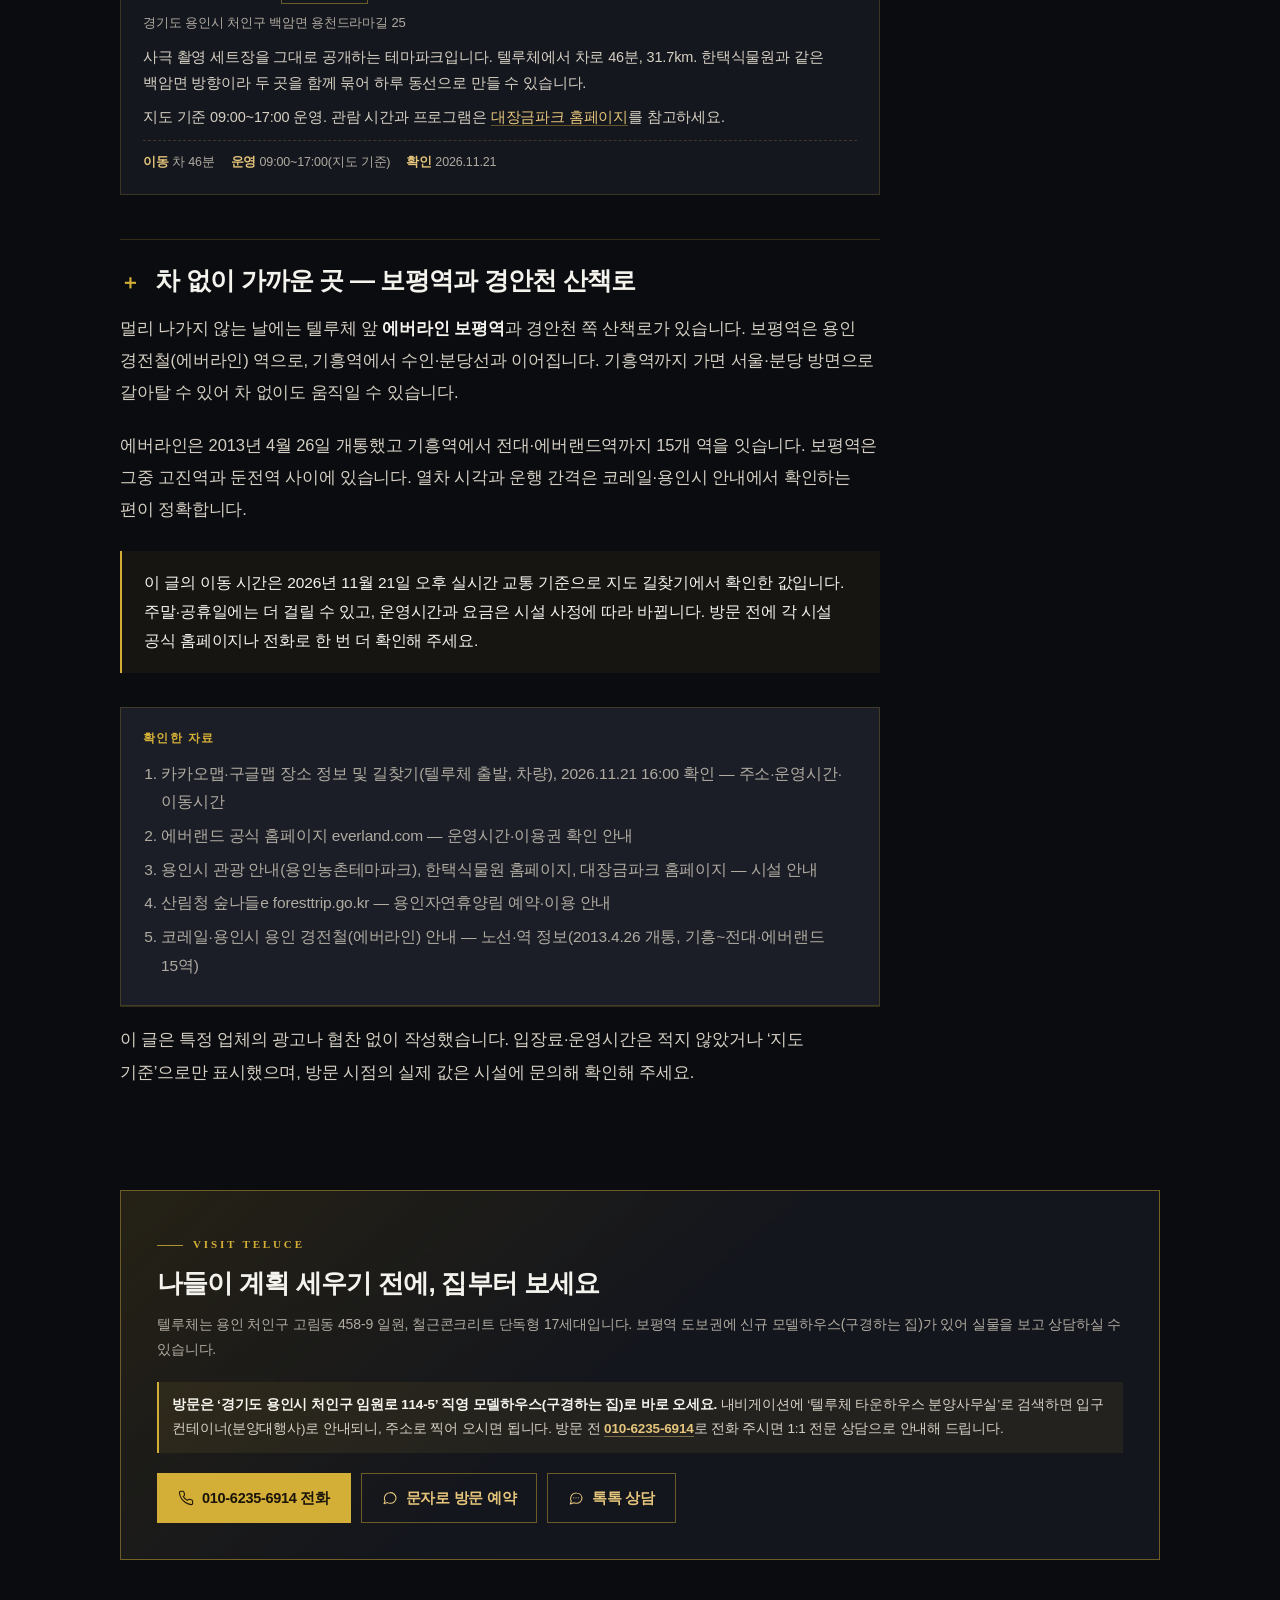
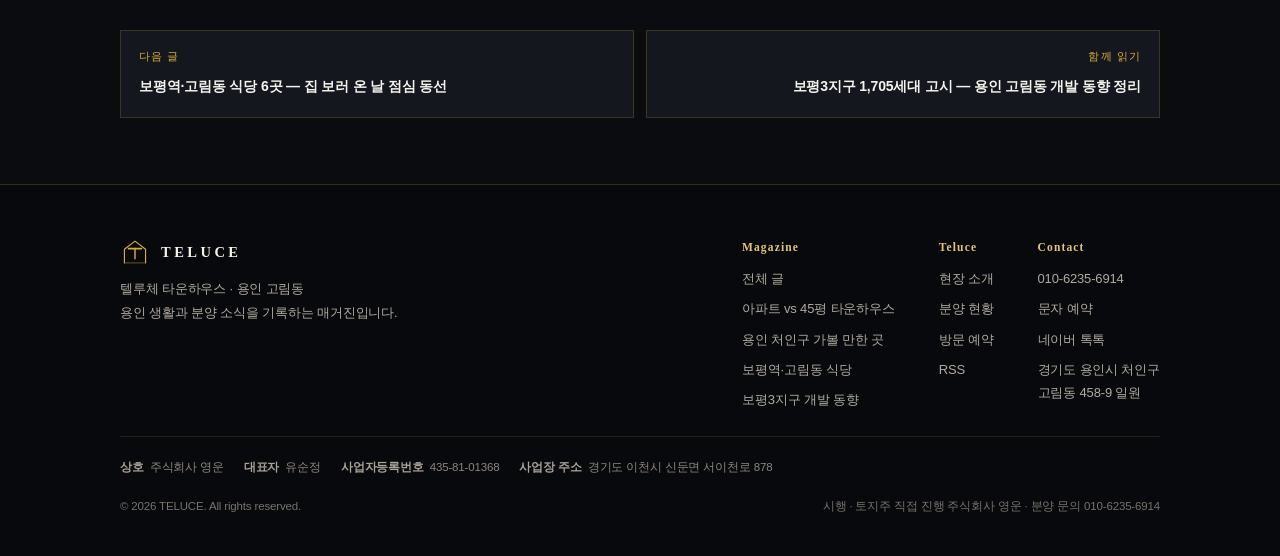
<file: magazine/yongin-cheoin-attractions/index.html>
<!DOCTYPE html>
<html lang="ko">
<head>
<meta charset="utf-8">
<!-- Google Analytics 4 (gtag.js) -->
<script async src="https://www.googletagmanager.com/gtag/js?id=G-Z2Y8HTVHH5"></script>
<script>
  window.dataLayer = window.dataLayer || [];
  function gtag(){dataLayer.push(arguments);}
  gtag('js', new Date());
  gtag('config', 'G-Z2Y8HTVHH5');
</script>
<meta name="viewport" content="width=device-width, initial-scale=1">
<title>용인 처인구 가볼 만한 곳 5곳 — 고림동에서 차로 20~50분 | 텔루체 매거진</title>
<meta name="description" content="용인 처인구 에버랜드·용인자연휴양림·용인농촌테마파크·한택식물원·대장금파크. 텔루체(고림동)에서 출발한 차량 이동 시간과 운영시간, 주소를 지도 확인 기준으로 정리했습니다.">
<meta name="keywords" content="용인 처인구 가볼만한곳, 용인 나들이, 에버랜드, 용인자연휴양림, 용인농촌테마파크, 한택식물원, 용인대장금파크, 고림동 주변">
<meta name="robots" content="index, follow">
<link rel="canonical" href="https://teluce.co.kr/magazine/yongin-cheoin-attractions/">
<meta name="theme-color" content="#0B0C10">

<meta property="og:type" content="article">
<meta property="og:site_name" content="텔루체 타운하우스 TELUCE">
<meta property="og:locale" content="ko_KR">
<meta property="og:url" content="https://teluce.co.kr/magazine/yongin-cheoin-attractions/">
<meta property="og:title" content="용인 처인구 가볼 만한 곳 5곳 — 고림동에서 차로 20~50분">
<meta property="og:description" content="에버랜드·용인자연휴양림·농촌테마파크·한택식물원·대장금파크. 텔루체에서 출발한 이동 시간과 운영시간을 함께 적었습니다.">
<meta property="og:image" content="https://teluce.co.kr/magazine/assets/og-spots.jpg">
<meta property="og:image:width" content="1200">
<meta property="og:image:height" content="630">
<meta property="og:image:alt" content="텔루체 루프탑 데크와 텃밭 — 용인 처인구 나들이">
<meta property="article:published_time" content="2026-11-21T16:00:00+09:00">
<meta property="article:modified_time" content="2026-11-21T16:00:00+09:00">
<meta property="article:section" content="용인 생활">
<meta name="twitter:card" content="summary_large_image">
<meta name="twitter:title" content="용인 처인구 가볼 만한 곳 5곳 — 고림동에서 차로 20~50분">
<meta name="twitter:description" content="텔루체에서 출발한 이동 시간과 운영시간을 지도 확인 기준으로 정리.">
<meta name="twitter:image" content="https://teluce.co.kr/magazine/assets/og-spots.jpg">

<link rel="alternate" type="application/rss+xml" title="텔루체 매거진 RSS" href="https://teluce.co.kr/rss.xml">
<link rel="icon" type="image/svg+xml" href="/assets/favicon-teluce.svg">
<link rel="stylesheet" href="/magazine/assets/magazine.css?v=20261121c">
<script type="application/ld+json">
{
  "@context": "https://schema.org",
  "@type": "Article",
  "headline": "용인 처인구 가볼 만한 곳 5곳 — 고림동에서 차로 20~50분",
  "description": "에버랜드·용인자연휴양림·용인농촌테마파크·한택식물원·대장금파크. 텔루체(고림동)에서 출발한 차량 이동 시간과 운영시간, 주소를 지도 확인 기준으로 정리했습니다.",
  "image": ["https://teluce.co.kr/magazine/assets/og-spots.jpg"],
  "datePublished": "2026-11-21T16:00:00+09:00",
  "dateModified": "2026-11-21T16:00:00+09:00",
  "inLanguage": "ko-KR",
  "articleSection": "용인 생활",
  "author": { "@type": "Organization", "name": "텔루체 타운하우스", "url": "https://teluce.co.kr/" },
  "publisher": {
    "@type": "Organization",
    "name": "텔루체 타운하우스",
    "url": "https://teluce.co.kr/",
    "telephone": "+82-10-6235-6914"
  },
  "mainEntityOfPage": { "@type": "WebPage", "@id": "https://teluce.co.kr/magazine/yongin-cheoin-attractions/" },
  "about": [
    { "@type": "TouristAttraction", "name": "에버랜드", "address": "경기도 용인시 처인구 포곡읍 에버랜드로 199" },
    { "@type": "TouristAttraction", "name": "용인자연휴양림", "address": "경기도 용인시 처인구 모현읍 초부로 220" },
    { "@type": "TouristAttraction", "name": "용인농촌테마파크", "address": "경기도 용인시 처인구 원삼면 농촌파크로 80-1" },
    { "@type": "TouristAttraction", "name": "한택식물원", "address": "경기도 용인시 처인구 백암면 한택로 2" },
    { "@type": "TouristAttraction", "name": "용인 대장금파크", "address": "경기도 용인시 처인구 백암면 용천드라마길 25" }
  ]
}
</script>
<script type="application/ld+json">
{
  "@context": "https://schema.org",
  "@type": "BreadcrumbList",
  "itemListElement": [
    { "@type": "ListItem", "position": 1, "name": "텔루체 타운하우스", "item": "https://teluce.co.kr/" },
    { "@type": "ListItem", "position": 2, "name": "매거진", "item": "https://teluce.co.kr/magazine/" },
    { "@type": "ListItem", "position": 3, "name": "용인 처인구 가볼 만한 곳 5곳", "item": "https://teluce.co.kr/magazine/yongin-cheoin-attractions/" }
  ]
}
</script>
</head>
<body>
<a class="skip" href="#article">본문 바로가기</a>

<svg width="0" height="0" style="position:absolute" aria-hidden="true" focusable="false"><defs>
<symbol id="i-phone" viewBox="0 0 24 24" fill="none" stroke="currentColor" stroke-width="1.6" stroke-linecap="round" stroke-linejoin="round"><path d="M22 16.9v3a2 2 0 0 1-2.2 2 19.8 19.8 0 0 1-8.6-3.1 19.5 19.5 0 0 1-6-6A19.8 19.8 0 0 1 2.1 4.2 2 2 0 0 1 4.1 2h3a2 2 0 0 1 2 1.7c.1.9.3 1.8.6 2.6a2 2 0 0 1-.5 2.1L8 9.6a16 16 0 0 0 6 6l1.2-1.2a2 2 0 0 1 2.1-.5c.8.3 1.7.5 2.6.6a2 2 0 0 1 1.7 2z"/></symbol>
<symbol id="i-sms" viewBox="0 0 24 24" fill="none" stroke="currentColor" stroke-width="1.6" stroke-linecap="round" stroke-linejoin="round"><path d="M21 11.5a8.4 8.4 0 0 1-9 8.4 8.9 8.9 0 0 1-4.1-1L3 20.5l1.6-4a8.4 8.4 0 0 1-1-4.1 8.4 8.4 0 0 1 8.5-8.4 8.5 8.5 0 0 1 8.9 7.5z"/></symbol>
<symbol id="i-chat" viewBox="0 0 24 24" fill="none" stroke="currentColor" stroke-width="1.6" stroke-linecap="round" stroke-linejoin="round"><path d="M21 11.5a8.4 8.4 0 0 1-9 8.4 9.7 9.7 0 0 1-3.3-.6L3.5 21l1.4-4.3a8.1 8.1 0 0 1-1-3.9 8.4 8.4 0 0 1 9-8.4 8.4 8.4 0 0 1 8.1 8.1z"/><path d="M8.5 11.8h.01M12 11.8h.01M15.5 11.8h.01"/></symbol>
<symbol id="i-arrow" viewBox="0 0 24 24" fill="none" stroke="currentColor" stroke-width="1.7" stroke-linecap="round" stroke-linejoin="round"><path d="M5 12h14M13 6l6 6-6 6"/></symbol>
<symbol id="i-teluce-mark" viewBox="0 0 44 44">
  <path d="M6.5 38V18L22 6l15.5 12v20" fill="none" stroke="#D4AF37" stroke-width="1.7" stroke-linejoin="round" stroke-linecap="round"/>
  <path d="M12.6 16.9h18.8" stroke="#D4AF37" stroke-width="2.5" stroke-linecap="round"/>
  <path d="M22 16.9v15" stroke="#D4AF37" stroke-width="2.1" stroke-linecap="round"/>
  <path d="M8 38h28" stroke="#D4AF37" stroke-width="1.2" stroke-linecap="round" opacity=".55"/>
</symbol>
</defs></svg>

<header class="mag-header">
  <div class="wrap">
    <a class="mag-brand" href="/" aria-label="텔루체 타운하우스 메인 페이지">
      <svg class="mark" viewBox="0 0 44 44" role="img" aria-label="텔루체 TELUCE 로고"><use href="#i-teluce-mark"/></svg>
      <span class="txt"><b>TELUCE</b><i>텔루체 타운하우스 · 매거진</i></span>
    </a>
    <nav class="mag-nav" aria-label="주요 메뉴">
      <a href="/#about">현장 소개</a>
      <a href="/#status">분양 현황</a>
      <a class="is-now" href="/magazine/">매거진</a>
      <a href="/#booking">방문 예약</a>
    </nav>
    <div class="mag-head-actions">
      <a class="mag-phone" href="tel:+821062356914"><svg aria-hidden="true"><use href="#i-phone"/></svg><span>010-6235-6914</span></a>
    </div>
  </div>
</header>

<main id="article">
  <div class="wrap">
    <nav class="crumb" aria-label="위치">
      <ol>
        <li><a href="/">텔루체 타운하우스</a></li>
        <li><a href="/magazine/">매거진</a></li>
        <li aria-current="page">용인 처인구 가볼 만한 곳</li>
      </ol>
    </nav>
  </div>

  <article>
    <div class="wrap">
      <header class="article-head">
        <span class="chip">용인 생활</span>
        <h1>용인 처인구 가볼 만한 곳 5곳 — 고림동에서 차로 20~50분</h1>
        <p class="sub">텔루체가 있는 고림동은 처인구 서쪽, 에버라인 보평역 옆입니다. 주말에 아이와 나들이하기 좋은 처인구 다섯 곳을 골라 텔루체에서 출발한 차량 이동 시간과 운영시간을 함께 정리했습니다.</p>
        <div class="article-meta">
          <span>작성 <time datetime="2026-11-21">2026.11.21</time></span>
          <span>확인 <b>카카오맵 · 구글맵 (2026.11.21 16:00)</b></span>
          <span>이동시간 <b>텔루체 출발 · 실시간 교통 기준</b></span>
        </div>
      </header>

      <div class="article-hero">
        <figure>
          <img src="/assets/teluce-rooftop.jpg" alt="텔루체 루프탑에서 바라본 고림동 일대와 아파트 단지">
          <figcaption>텔루체 루프탑에서 바라본 고림동 일대. 멀리 아파트 단지와 산이 보입니다. (현장 촬영)</figcaption>
        </figure>
      </div>

      <div class="article-body">
        <p>집을 고를 때는 집 자체만큼 <strong>주말에 어디로 나갈 수 있는지</strong>가 중요합니다. 텔루체가 있는 용인시 처인구는 면적이 넓어서, 같은 처인구라도 목적지에 따라 차로 20분에서 50분까지 걸립니다. 아래 시간은 2026년 11월 21일 오후, 텔루체(고림동 458-9 일원)에서 출발지로 잡고 지도 길찾기로 확인한 <strong>차량 이동 시간</strong>입니다. 교통 상황에 따라 달라질 수 있습니다.</p>

        <div class="tablewrap">
          <table class="price">
            <thead>
              <tr><th scope="col">장소</th><th scope="col">텔루체에서</th><th scope="col">운영시간(지도 기준)</th><th scope="col">주소</th></tr>
            </thead>
            <tbody>
              <tr><td>에버랜드</td><td>22분 · 9.2km</td><td>10:00~22:00</td><td>포곡읍 에버랜드로 199</td></tr>
              <tr><td>용인자연휴양림</td><td>23분 · 11.8km</td><td>09:00~18:00</td><td>모현읍 초부로 220</td></tr>
              <tr><td>용인농촌테마파크</td><td>37분 · 16.5km</td><td>화~일 09:30~17:30 (수 09:00) · 월 휴무</td><td>원삼면 농촌파크로 80-1</td></tr>
              <tr><td>한택식물원</td><td>52분 · 34.0km</td><td>09:00~18:00</td><td>백암면 한택로 2</td></tr>
              <tr><td>용인 대장금파크</td><td>46분 · 31.7km</td><td>09:00~17:00</td><td>백암면 용천드라마길 25</td></tr>
            </tbody>
          </table>
        </div>

        <h2><span class="num">01</span> 에버랜드 — 아이와 가장 가까운 대형 테마파크</h2>
        <div class="place">
          <h3>에버랜드 <span>22분 · 9.2km</span></h3>
          <p class="addr">경기도 용인시 처인구 포곡읍 에버랜드로 199</p>
          <p>고림동에서 가장 가까운 대형 테마파크입니다. 지도 기준 차로 22분, 거리로는 9.2km입니다. 같은 처인구 안에서 이 정도 거리라 아이가 어려도 왕복 부담이 적습니다.</p>
          <p>지도에는 10:00~22:00으로 표시되어 있지만, 에버랜드 운영시간은 계절과 행사 일정에 따라 달라집니다. 방문 전 <a class="inline" href="https://www.everland.com/everland/home/main" target="_blank" rel="noopener">에버랜드 공식 홈페이지</a>에서 해당 날짜 운영시간과 이용권을 확인하는 편이 정확합니다.</p>
          <div class="facts"><span><b>이동</b> 차 22분</span><span><b>운영</b> 10:00~22:00(지도 기준)</span><span><b>확인</b> 2026.11.21</span></div>
        </div>

        <h2><span class="num">02</span> 용인자연휴양림 — 숲에서 반나절 쉬어 가는 곳</h2>
        <div class="place">
          <h3>용인자연휴양림 <span>23분 · 11.8km</span></h3>
          <p class="addr">경기도 용인시 처인구 모현읍 초부로 220</p>
          <p>모현읍 초부리 산자락에 있는 시립 자연휴양림입니다. 지도 기준 차로 23분. 산책로와 숙박 시설(숲속의 집)을 함께 운영하며, 지도에는 09:00~18:00으로 표시되어 있습니다.</p>
          <p>숙박 예약과 입장료는 <a class="inline" href="https://www.foresttrip.go.kr/" target="_blank" rel="noopener">산림청 숲나들e</a>에서 확인할 수 있습니다. 주말에는 주차장이 일찍 차는 편이라 오전 방문이 편합니다.</p>
          <div class="facts"><span><b>이동</b> 차 23분</span><span><b>운영</b> 09:00~18:00(지도 기준)</span><span><b>확인</b> 2026.11.21</span></div>
        </div>

        <h2><span class="num">03</span> 용인농촌테마파크 — 아이와 체험 위주로 움직일 때</h2>
        <div class="place">
          <h3>용인농촌테마파크 <span>37분 · 16.5km</span></h3>
          <p class="addr">경기도 용인시 처인구 원삼면 농촌파크로 80-1</p>
          <p>원삼면에 있는 농촌 체험형 공원입니다. 지도 기준 차로 37분, 16.5km. 같은 처인구지만 동쪽 끝이라 텔루체에서는 시간이 제법 걸립니다. 그만큼 넓은 잔디와 체험 공간이 있어 아이와 반나절을 보내기 좋습니다.</p>
          <p>지도에는 화~일 09:30~17:30(수요일은 09:00 개장), <strong>월요일 휴무</strong>로 표시되어 있습니다. 계절별 체험 프로그램과 운영시간은 <a class="inline" href="https://www.yongin.go.kr/home/yitour/ytour01/yttour05.jsp" target="_blank" rel="noopener">용인시 관광 안내 페이지</a>에서 확인하세요.</p>
          <div class="facts"><span><b>이동</b> 차 37분</span><span><b>운영</b> 화~일 09:30~17:30 · 월 휴무</span><span><b>확인</b> 2026.11.21</span></div>
        </div>

        <h2><span class="num">04</span> 한택식물원 — 멀지만 한 번은 가 볼 만한 곳</h2>
        <div class="place">
          <h3>한택식물원 <span>52분 · 34.0km</span></h3>
          <p class="addr">경기도 용인시 처인구 백암면 한택로 2</p>
          <p>백암면에 있는 대규모 식물원입니다. 텔루체에서는 차로 52분, 34km로 이 글의 다섯 곳 중 가장 멉니다. 그만큼 볼거리가 많아 “가까운 나들이”보다는 “하루 일정”으로 잡는 편이 좋습니다.</p>
          <p>지도 기준 09:00~18:00 운영. 계절별 개화 시기와 관람료는 <a class="inline" href="https://www.hantaek.co.kr/" target="_blank" rel="noopener">한택식물원 홈페이지</a>에서 확인할 수 있습니다.</p>
          <div class="facts"><span><b>이동</b> 차 52분</span><span><b>운영</b> 09:00~18:00(지도 기준)</span><span><b>확인</b> 2026.11.21</span></div>
        </div>

        <h2><span class="num">05</span> 용인 대장금파크 — 드라마 세트장을 걷는 곳</h2>
        <div class="place">
          <h3>용인 대장금파크 <span>46분 · 31.7km</span></h3>
          <p class="addr">경기도 용인시 처인구 백암면 용천드라마길 25</p>
          <p>사극 촬영 세트장을 그대로 공개하는 테마파크입니다. 텔루체에서 차로 46분, 31.7km. 한택식물원과 같은 백암면 방향이라 두 곳을 함께 묶어 하루 동선으로 만들 수 있습니다.</p>
          <p>지도 기준 09:00~17:00 운영. 관람 시간과 프로그램은 <a class="inline" href="http://djgpark.imbc.com/" target="_blank" rel="noopener">대장금파크 홈페이지</a>를 참고하세요.</p>
          <div class="facts"><span><b>이동</b> 차 46분</span><span><b>운영</b> 09:00~17:00(지도 기준)</span><span><b>확인</b> 2026.11.21</span></div>
        </div>

        <h2><span class="num">＋</span> 차 없이 가까운 곳 — 보평역과 경안천 산책로</h2>
        <p>멀리 나가지 않는 날에는 텔루체 앞 <strong>에버라인 보평역</strong>과 경안천 쪽 산책로가 있습니다. 보평역은 용인 경전철(에버라인) 역으로, 기흥역에서 수인·분당선과 이어집니다. 기흥역까지 가면 서울·분당 방면으로 갈아탈 수 있어 차 없이도 움직일 수 있습니다.</p>
        <p>에버라인은 2013년 4월 26일 개통했고 기흥역에서 전대·에버랜드역까지 15개 역을 잇습니다. 보평역은 그중 고진역과 둔전역 사이에 있습니다. 열차 시각과 운행 간격은 코레일·용인시 안내에서 확인하는 편이 정확합니다.</p>

        <blockquote>이 글의 이동 시간은 2026년 11월 21일 오후 실시간 교통 기준으로 지도 길찾기에서 확인한 값입니다. 주말·공휴일에는 더 걸릴 수 있고, 운영시간과 요금은 시설 사정에 따라 바뀝니다. 방문 전에 각 시설 공식 홈페이지나 전화로 한 번 더 확인해 주세요.</blockquote>

        <div class="sources">
          <h3>확인한 자료</h3>
          <ol>
            <li>카카오맵·구글맵 장소 정보 및 길찾기(텔루체 출발, 차량), 2026.11.21 16:00 확인 — 주소·운영시간·이동시간</li>
            <li>에버랜드 공식 홈페이지 everland.com — 운영시간·이용권 확인 안내</li>
            <li>용인시 관광 안내(용인농촌테마파크), 한택식물원 홈페이지, 대장금파크 홈페이지 — 시설 안내</li>
            <li>산림청 숲나들e foresttrip.go.kr — 용인자연휴양림 예약·이용 안내</li>
            <li>코레일·용인시 용인 경전철(에버라인) 안내 — 노선·역 정보(2013.4.26 개통, 기흥~전대·에버랜드 15역)</li>
          </ol>
        </div>
        <p class="disclaimer">이 글은 특정 업체의 광고나 협찬 없이 작성했습니다. 입장료·운영시간은 적지 않았거나 ‘지도 기준’으로만 표시했으며, 방문 시점의 실제 값은 시설에 문의해 확인해 주세요.</p>
      </div>
    </div>
  </article>

  <div class="wrap">
    <section class="cta">
      <span class="eyebrow">Visit Teluce</span>
      <h2>나들이 계획 세우기 전에, 집부터 보세요</h2>
      <p>텔루체는 용인 처인구 고림동 458-9 일원, 철근콘크리트 단독형 17세대입니다. 보평역 도보권에 신규 모델하우스(구경하는 집)가 있어 실물을 보고 상담하실 수 있습니다.</p>
      <p class="cta-visit"><b>방문은 ‘경기도 용인시 처인구 임원로 114-5’ 직영 모델하우스(구경하는 집)로 바로 오세요.</b> 내비게이션에 ‘텔루체 타운하우스 분양사무실’로 검색하면 입구 컨테이너(분양대행사)로 안내되니, 주소로 찍어 오시면 됩니다. 방문 전 <a href="tel:+821062356914">010-6235-6914</a>로 전화 주시면 1:1 전문 상담으로 안내해 드립니다.</p>
      <div class="cta-btns">
        <a class="btn btn-gold" href="tel:+821062356914"><svg aria-hidden="true"><use href="#i-phone"/></svg>010-6235-6914 전화</a>
        <a class="btn btn-line" href="sms:+821062356914"><svg aria-hidden="true"><use href="#i-sms"/></svg>문자로 방문 예약</a>
        <a class="btn btn-line" href="https://talk.naver.com/ct/wfuyhez" target="_blank" rel="noopener"><svg aria-hidden="true"><use href="#i-chat"/></svg>톡톡 상담</a>
      </div>
    </section>

    <nav class="pager" aria-label="다른 글">
      <a href="/magazine/bopyeong-gorim-food/">
        <small>다음 글</small>
        <b>보평역·고림동 식당 6곳 — 집 보러 온 날 점심 동선</b>
      </a>
      <a class="next" href="/magazine/bopyeong-3-district/">
        <small>함께 읽기</small>
        <b>보평3지구 1,705세대 고시 — 용인 고림동 개발 동향 정리</b>
      </a>
    </nav>
  </div>
</main>

<footer class="mag-footer">
  <div class="wrap">
    <div class="top">
      <div>
        <div class="brandline">
          <svg class="mark" viewBox="0 0 44 44" role="img" aria-label="텔루체 TELUCE 로고"><use href="#i-teluce-mark"/></svg>
          <b>TELUCE</b>
        </div>
        <p>텔루체 타운하우스 · 용인 고림동<br>용인 생활과 분양 소식을 기록하는 매거진입니다.</p>
      </div>
      <div class="cols">
        <div>
          <b>Magazine</b>
          <a href="/magazine/">전체 글</a>
          <a href="/magazine/gorim-apartment-vs-townhouse/">아파트 vs 45평 타운하우스</a>
          <a href="/magazine/yongin-cheoin-attractions/">용인 처인구 가볼 만한 곳</a>
          <a href="/magazine/bopyeong-gorim-food/">보평역·고림동 식당</a>
          <a href="/magazine/bopyeong-3-district/">보평3지구 개발 동향</a>
        </div>
        <div>
          <b>Teluce</b>
          <a href="/#about">현장 소개</a>
          <a href="/#status">분양 현황</a>
          <a href="/#booking">방문 예약</a>
          <a href="/rss.xml">RSS</a>
        </div>
        <div>
          <b>Contact</b>
          <a href="tel:+821062356914">010-6235-6914</a>
          <a href="sms:+821062356914">문자 예약</a>
          <a href="https://talk.naver.com/ct/wfuyhez" target="_blank" rel="noopener">네이버 톡톡</a>
          <span>경기도 용인시 처인구<br>고림동 458-9 일원</span>
        </div>
      </div>
    </div>
    <div class="biz" aria-label="사업자 정보">
      <span><b>상호</b>주식회사 영운</span>
      <span><b>대표자</b>유순정</span>
      <span><b>사업자등록번호</b>435-81-01368</span>
      <span><b>사업장 주소</b>경기도 이천시 신둔면 서이천로 878</span>
    </div>
    <div class="bottom">
      <p>© 2026 TELUCE. All rights reserved.</p>
      <p>시행 · 토지주 직접 진행 주식회사 영운 · 분양 문의 010-6235-6914</p>
    </div>
  </div>
</footer>

<div class="mobile-bar">
  <a class="btn btn-line" href="sms:+821062356914"><svg aria-hidden="true"><use href="#i-sms"/></svg>문자 예약</a>
  <a class="btn btn-gold" href="tel:+821062356914"><svg aria-hidden="true"><use href="#i-phone"/></svg>전화 상담</a>
</div>

</body>
</html>
</file>
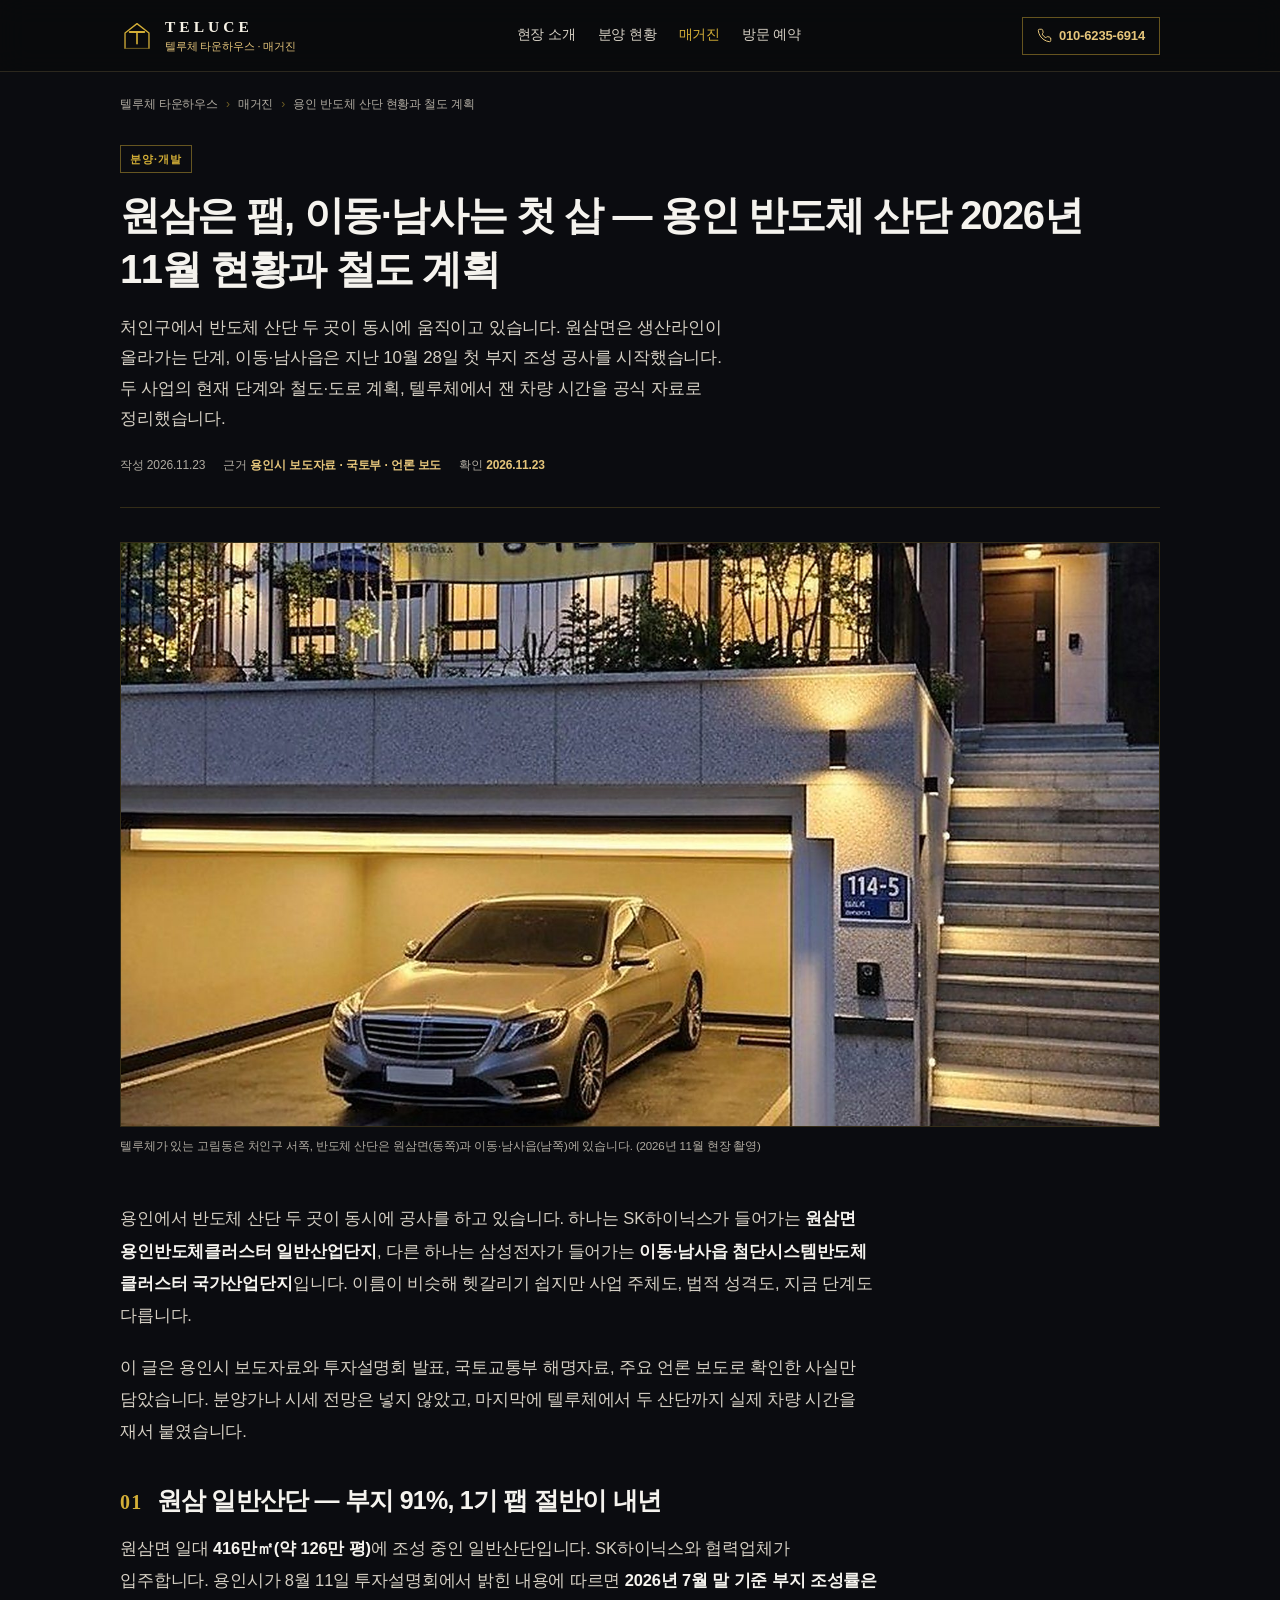
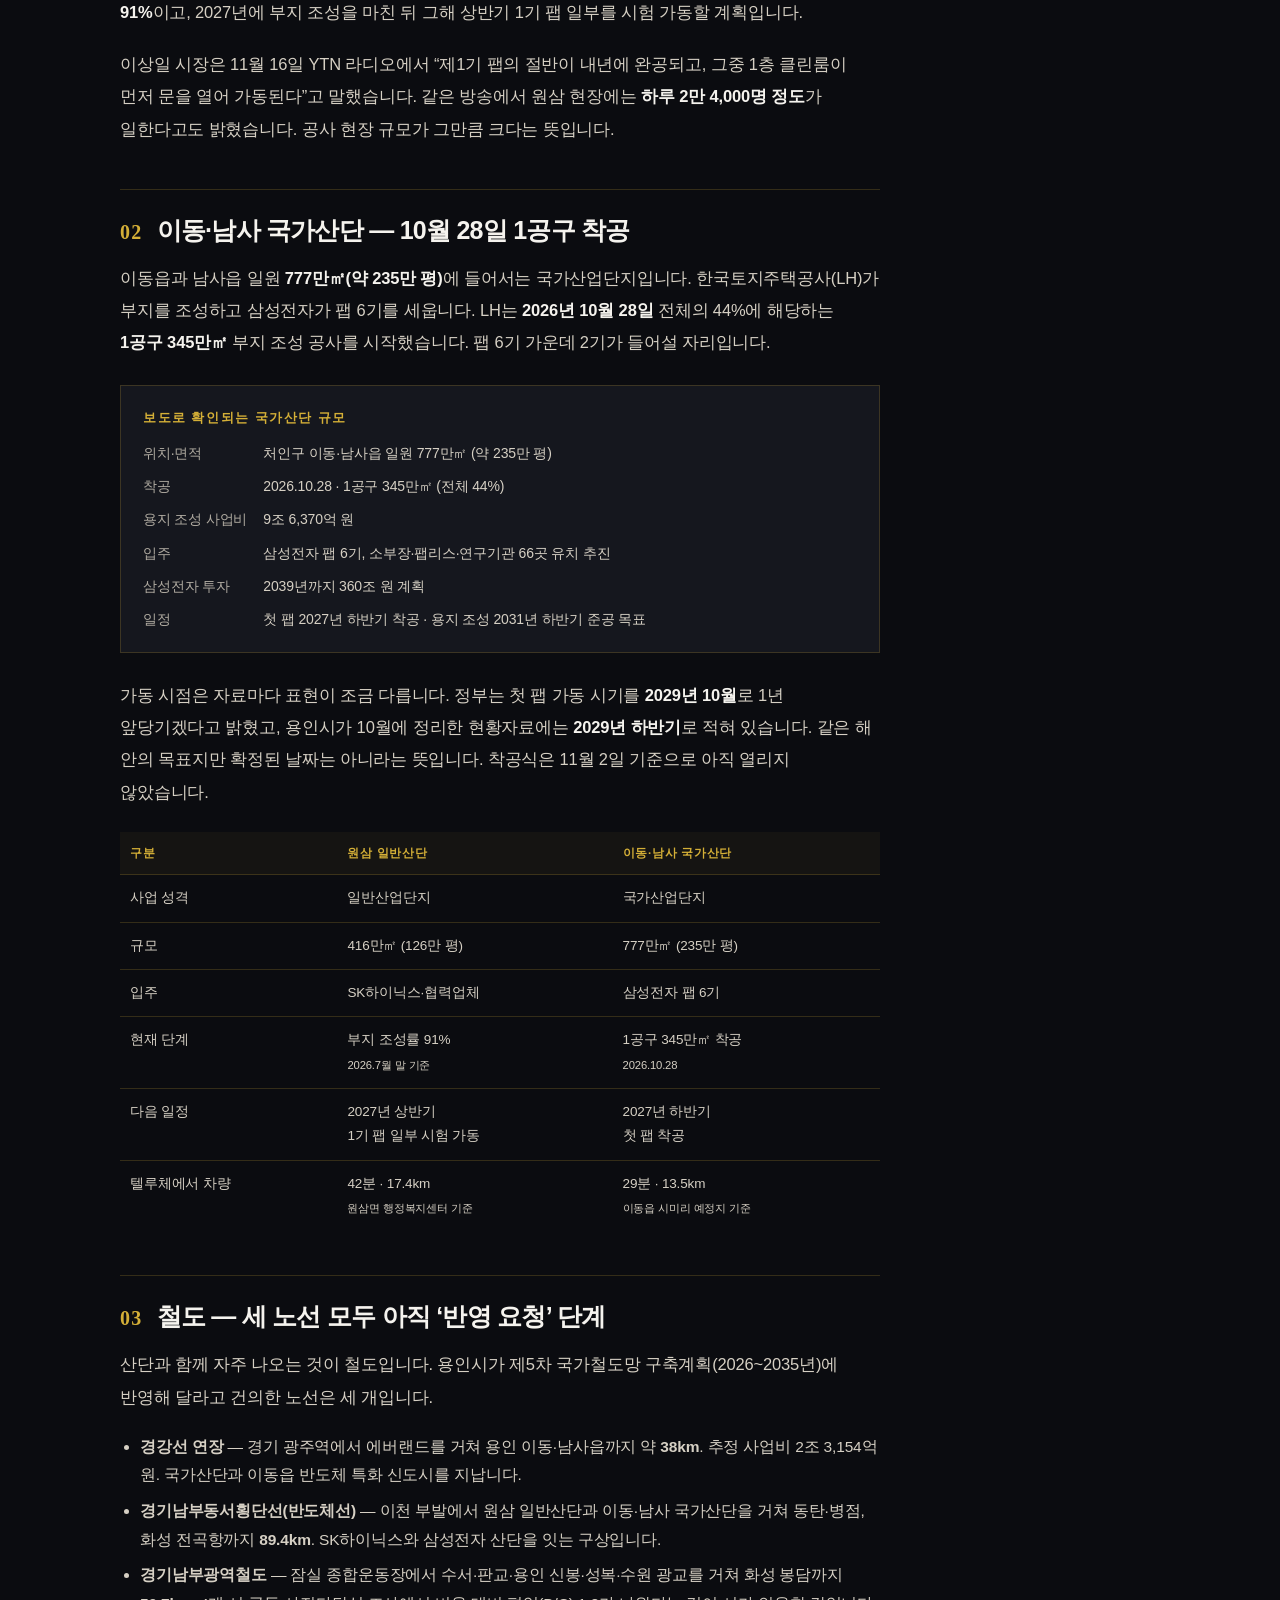
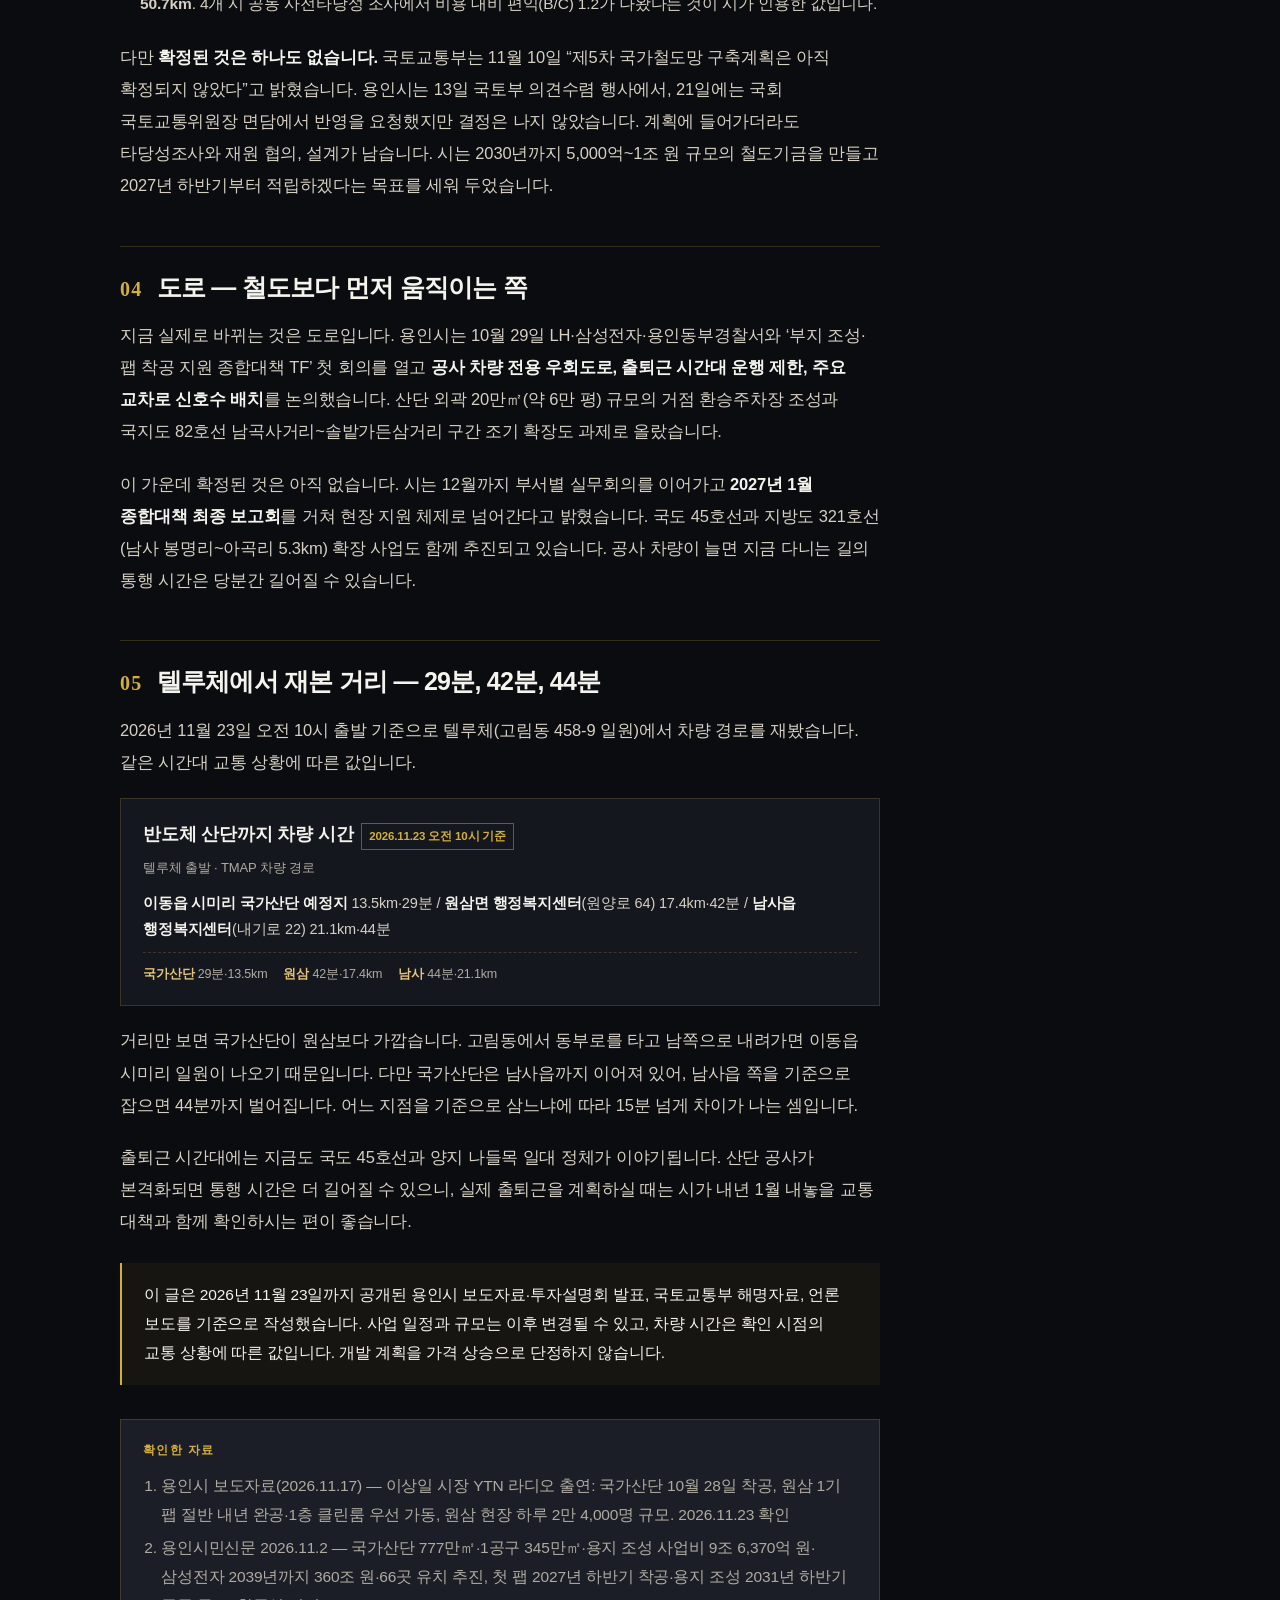
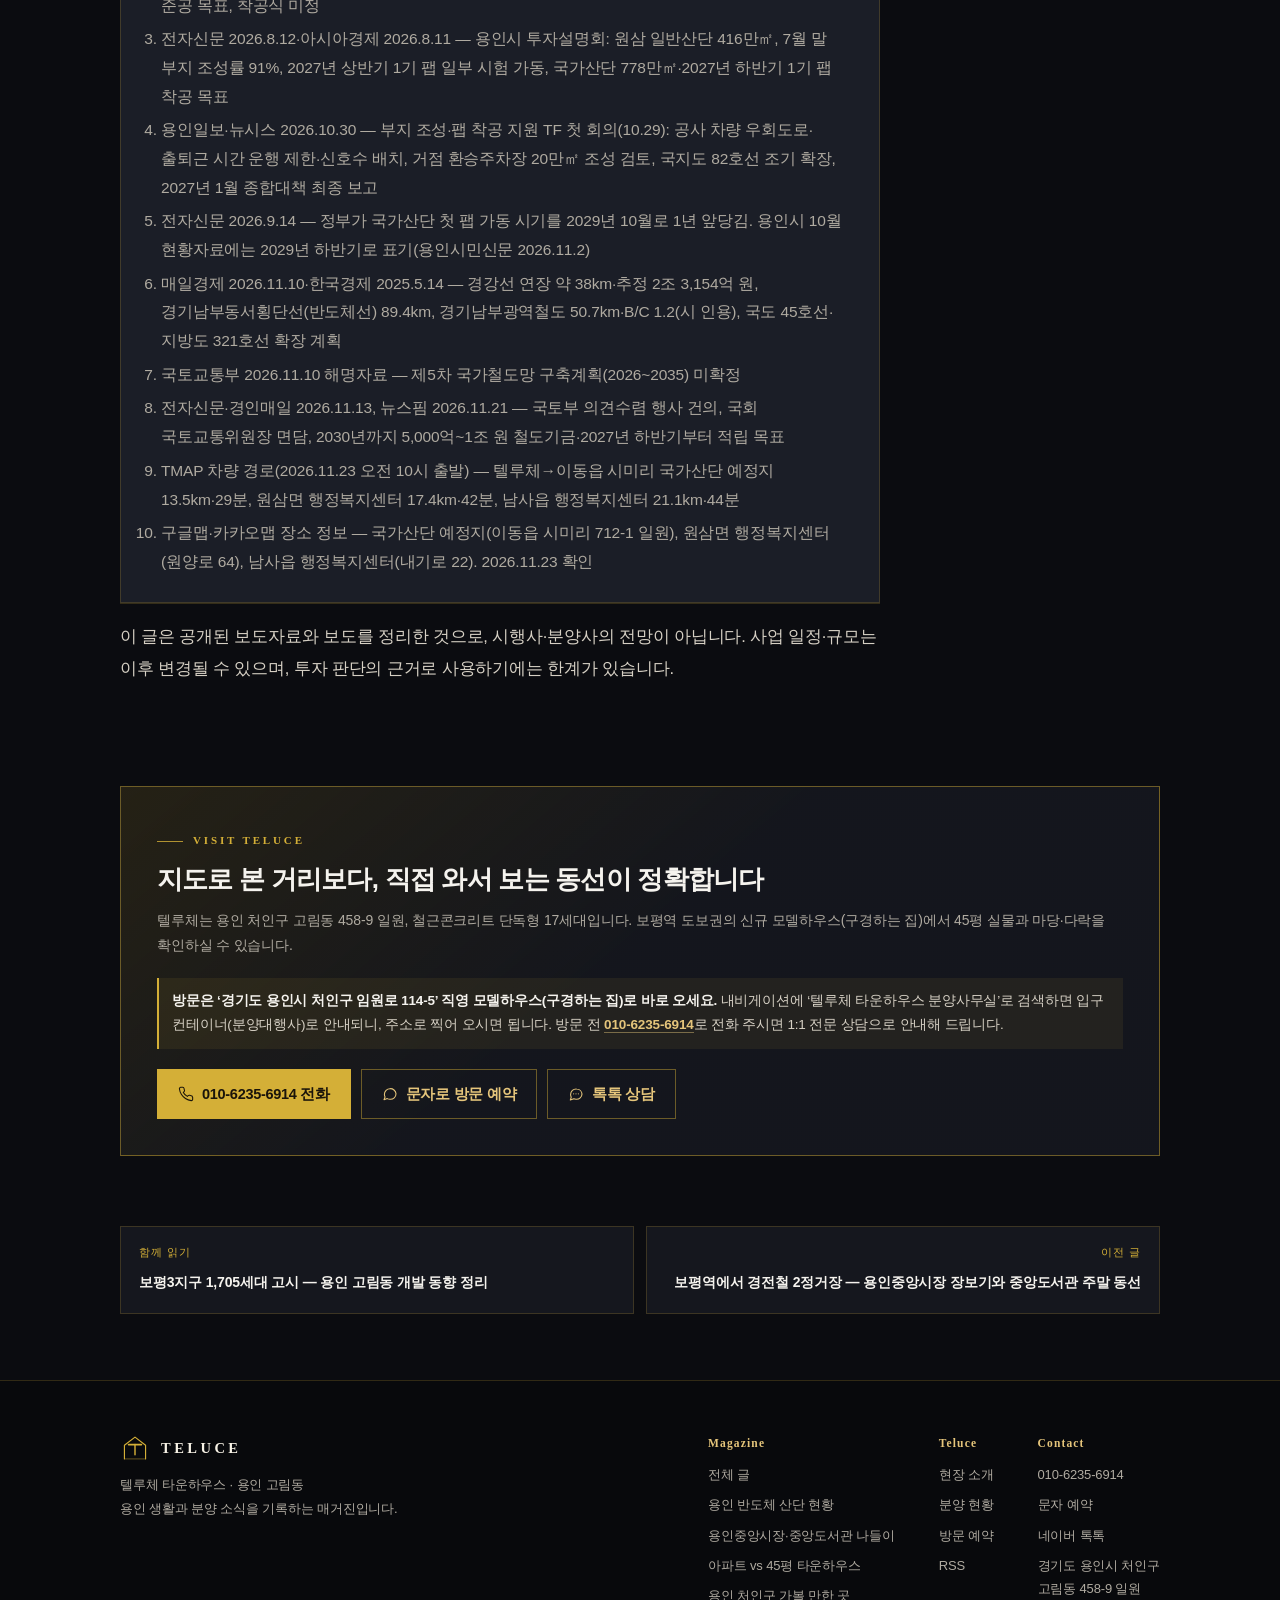
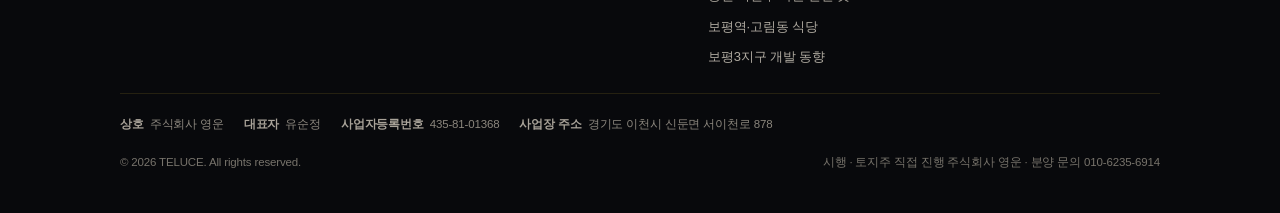
<file: magazine/yongin-chip-cluster-2026/index.html>
<!DOCTYPE html>
<html lang="ko">
<head>
<meta charset="utf-8">
<!-- Google Analytics 4 (gtag.js) -->
<script async src="https://www.googletagmanager.com/gtag/js?id=G-Z2Y8HTVHH5"></script>
<script>
  window.dataLayer = window.dataLayer || [];
  function gtag(){dataLayer.push(arguments);}
  gtag('js', new Date());
  gtag('config', 'G-Z2Y8HTVHH5');
</script>
<meta name="viewport" content="width=device-width, initial-scale=1">
<title>원삼은 팹, 이동·남사는 첫 삽 — 용인 반도체 산단 2026년 11월 현황과 철도 계획 | 텔루체 매거진</title>
<meta name="description" content="SK하이닉스 원삼 일반산단(416만㎡)의 부지 조성률과 1기 팹 일정, 삼성전자 이동·남사 국가산단(777만㎡) 10월 28일 1공구 착공, 경강선 연장·반도체선·경기남부광역철도의 국가철도망 반영 여부를 용인시 보도자료와 주요 언론 보도로 정리했습니다. 텔루체에서 두 산단까지 차량 시간도 2026년 11월 23일 실측했습니다.">
<meta name="keywords" content="용인 반도체 클러스터, 이동 남사 국가산단, 원삼 SK하이닉스, 용인 첨단시스템반도체 국가산업단지, 경강선 연장, 경기남부동서횡단선, 반도체선, 경기남부광역철도, 고림동 개발, 용인 타운하우스">
<meta name="robots" content="index, follow">
<link rel="canonical" href="https://teluce.co.kr/magazine/yongin-chip-cluster-2026/">
<meta name="theme-color" content="#0B0C10">

<meta property="og:type" content="article">
<meta property="og:site_name" content="텔루체 타운하우스 TELUCE">
<meta property="og:locale" content="ko_KR">
<meta property="og:url" content="https://teluce.co.kr/magazine/yongin-chip-cluster-2026/">
<meta property="og:title" content="원삼은 팹, 이동·남사는 첫 삽 — 용인 반도체 산단 2026년 11월 현황과 철도 계획">
<meta property="og:description" content="원삼 일반산단은 1기 팹이 올라가고, 이동·남사 국가산단은 10월 28일 첫 부지 조성 공사를 시작했습니다. 두 사업의 현재 단계와 철도·도로 계획, 텔루체에서 잰 차량 시간을 정리했습니다.">
<meta property="og:image" content="https://teluce.co.kr/magazine/assets/og-district.jpg">
<meta property="og:image:width" content="1200">
<meta property="og:image:height" content="630">
<meta property="og:image:alt" content="텔루체 타운하우스 외관 — 용인 반도체 산단과 교통망 현황">
<meta property="article:published_time" content="2026-11-23T07:40:00+09:00">
<meta property="article:modified_time" content="2026-11-23T07:40:00+09:00">
<meta property="article:section" content="분양·개발">
<meta name="twitter:card" content="summary_large_image">
<meta name="twitter:title" content="원삼은 팹, 이동·남사는 첫 삽 — 용인 반도체 산단 현황과 철도 계획">
<meta name="twitter:description" content="원삼 일반산단과 이동·남사 국가산단, 지금 어디까지 왔는지. 철도 3개 노선의 국가계획 반영 여부와 텔루체에서 잰 차량 시간까지.">
<meta name="twitter:image" content="https://teluce.co.kr/magazine/assets/og-district.jpg">

<link rel="alternate" type="application/rss+xml" title="텔루체 매거진 RSS" href="https://teluce.co.kr/rss.xml">
<link rel="icon" type="image/svg+xml" href="/assets/favicon-teluce.svg">
<link rel="stylesheet" href="/magazine/assets/magazine.css?v=20261121c">
<script type="application/ld+json">
{
  "@context": "https://schema.org",
  "@type": "Article",
  "headline": "원삼은 팹, 이동·남사는 첫 삽 — 용인 반도체 산단 2026년 11월 현황과 철도 계획",
  "description": "SK하이닉스 원삼 일반산단(416만㎡)의 부지 조성과 1기 팹 일정, 삼성전자 이동·남사 국가산단(777만㎡)의 2026년 10월 28일 1공구 착공, 경강선 연장·반도체선·경기남부광역철도의 국가철도망 반영 여부를 용인시 보도자료와 주요 언론 보도로 정리하고, 텔루체에서 두 산단까지 차량 시간을 2026년 11월 23일 실측했습니다.",
  "image": ["https://teluce.co.kr/magazine/assets/og-district.jpg"],
  "datePublished": "2026-11-23T07:40:00+09:00",
  "dateModified": "2026-11-23T07:40:00+09:00",
  "inLanguage": "ko-KR",
  "articleSection": "분양·개발",
  "author": { "@type": "Organization", "name": "텔루체 타운하우스", "url": "https://teluce.co.kr/" },
  "publisher": {
    "@type": "Organization",
    "name": "텔루체 타운하우스",
    "url": "https://teluce.co.kr/",
    "telephone": "+82-10-6235-6914"
  },
  "mainEntityOfPage": { "@type": "WebPage", "@id": "https://teluce.co.kr/magazine/yongin-chip-cluster-2026/" }
}
</script>
<script type="application/ld+json">
{
  "@context": "https://schema.org",
  "@type": "BreadcrumbList",
  "itemListElement": [
    { "@type": "ListItem", "position": 1, "name": "텔루체 타운하우스", "item": "https://teluce.co.kr/" },
    { "@type": "ListItem", "position": 2, "name": "매거진", "item": "https://teluce.co.kr/magazine/" },
    { "@type": "ListItem", "position": 3, "name": "용인 반도체 산단 현황과 철도 계획", "item": "https://teluce.co.kr/magazine/yongin-chip-cluster-2026/" }
  ]
}
</script>
<script type="application/ld+json">
{
  "@context": "https://schema.org",
  "@type": "FAQPage",
  "mainEntity": [
    {
      "@type": "Question",
      "name": "이동·남사 국가산단은 지금 어느 단계인가요?",
      "acceptedAnswer": {
        "@type": "Answer",
        "text": "2026년 10월 28일 한국토지주택공사(LH)가 전체 777만㎡ 가운데 1공구 345만㎡의 부지 조성 공사를 시작했습니다. 삼성전자 팹 6기 중 2기가 들어설 자리입니다. 첫 팹 착공은 2027년 하반기, 산단 용지 조성 완료는 2031년 하반기가 목표로 제시돼 있습니다."
      }
    },
    {
      "@type": "Question",
      "name": "경강선 연장은 확정된 건가요?",
      "acceptedAnswer": {
        "@type": "Answer",
        "text": "아직 확정되지 않았습니다. 용인시가 제5차 국가철도망 구축계획(2026~2035)에 반영해 달라고 건의한 단계이고, 국토교통부는 2026년 11월 10일 이 계획이 아직 확정되지 않았다고 밝혔습니다. 계획에 반영되더라도 타당성조사와 재원 협의, 설계 절차가 남습니다."
      }
    },
    {
      "@type": "Question",
      "name": "텔루체에서 두 산단까지 차로 얼마나 걸리나요?",
      "acceptedAnswer": {
        "@type": "Answer",
        "text": "2026년 11월 23일 오전 10시 출발 기준 TMAP 차량 경로로 이동읍 시미리 국가산단 예정지까지 13.5km·29분, 원삼면 행정복지센터까지 17.4km·42분, 남사읍 행정복지센터까지 21.1km·44분이었습니다. 차량 시간은 교통 상황에 따라 달라집니다."
      }
    }
  ]
}
</script>
</head>
<body>
<a class="skip" href="#article">본문 바로가기</a>

<svg width="0" height="0" style="position:absolute" aria-hidden="true" focusable="false"><defs>
<symbol id="i-phone" viewBox="0 0 24 24" fill="none" stroke="currentColor" stroke-width="1.6" stroke-linecap="round" stroke-linejoin="round"><path d="M22 16.9v3a2 2 0 0 1-2.2 2 19.8 19.8 0 0 1-8.6-3.1 19.5 19.5 0 0 1-6-6A19.8 19.8 0 0 1 2.1 4.2 2 2 0 0 1 4.1 2h3a2 2 0 0 1 2 1.7c.1.9.3 1.8.6 2.6a2 2 0 0 1-.5 2.1L8 9.6a16 16 0 0 0 6 6l1.2-1.2a2 2 0 0 1 2.1-.5c.8.3 1.7.5 2.6.6a2 2 0 0 1 1.7 2z"/></symbol>
<symbol id="i-sms" viewBox="0 0 24 24" fill="none" stroke="currentColor" stroke-width="1.6" stroke-linecap="round" stroke-linejoin="round"><path d="M21 11.5a8.4 8.4 0 0 1-9 8.4 8.9 8.9 0 0 1-4.1-1L3 20.5l1.6-4a8.4 8.4 0 0 1-1-4.1 8.4 8.4 0 0 1 8.5-8.4 8.5 8.5 0 0 1 8.9 7.5z"/></symbol>
<symbol id="i-chat" viewBox="0 0 24 24" fill="none" stroke="currentColor" stroke-width="1.6" stroke-linecap="round" stroke-linejoin="round"><path d="M21 11.5a8.4 8.4 0 0 1-9 8.4 9.7 9.7 0 0 1-3.3-.6L3.5 21l1.4-4.3a8.1 8.1 0 0 1-1-3.9 8.4 8.4 0 0 1 9-8.4 8.4 8.4 0 0 1 8.1 8.1z"/><path d="M8.5 11.8h.01M12 11.8h.01M15.5 11.8h.01"/></symbol>
<symbol id="i-arrow" viewBox="0 0 24 24" fill="none" stroke="currentColor" stroke-width="1.7" stroke-linecap="round" stroke-linejoin="round"><path d="M5 12h14M13 6l6 6-6 6"/></symbol>
<symbol id="i-teluce-mark" viewBox="0 0 44 44">
  <path d="M6.5 38V18L22 6l15.5 12v20" fill="none" stroke="#D4AF37" stroke-width="1.7" stroke-linejoin="round" stroke-linecap="round"/>
  <path d="M12.6 16.9h18.8" stroke="#D4AF37" stroke-width="2.5" stroke-linecap="round"/>
  <path d="M22 16.9v15" stroke="#D4AF37" stroke-width="2.1" stroke-linecap="round"/>
  <path d="M8 38h28" stroke="#D4AF37" stroke-width="1.2" stroke-linecap="round" opacity=".55"/>
</symbol>
</defs></svg>

<header class="mag-header">
  <div class="wrap">
    <a class="mag-brand" href="/" aria-label="텔루체 타운하우스 메인 페이지">
      <svg class="mark" viewBox="0 0 44 44" role="img" aria-label="텔루체 TELUCE 로고"><use href="#i-teluce-mark"/></svg>
      <span class="txt"><b>TELUCE</b><i>텔루체 타운하우스 · 매거진</i></span>
    </a>
    <nav class="mag-nav" aria-label="주요 메뉴">
      <a href="/#about">현장 소개</a>
      <a href="/#status">분양 현황</a>
      <a class="is-now" href="/magazine/">매거진</a>
      <a href="/#booking">방문 예약</a>
    </nav>
    <div class="mag-head-actions">
      <a class="mag-phone" href="tel:+821062356914"><svg aria-hidden="true"><use href="#i-phone"/></svg><span>010-6235-6914</span></a>
    </div>
  </div>
</header>

<main id="article">
  <div class="wrap">
    <nav class="crumb" aria-label="위치">
      <ol>
        <li><a href="/">텔루체 타운하우스</a></li>
        <li><a href="/magazine/">매거진</a></li>
        <li aria-current="page">용인 반도체 산단 현황과 철도 계획</li>
      </ol>
    </nav>
  </div>

  <article>
    <div class="wrap">
      <header class="article-head">
        <span class="chip">분양·개발</span>
        <h1>원삼은 팹, 이동·남사는 첫 삽 — 용인 반도체 산단 2026년 11월 현황과 철도 계획</h1>
        <p class="sub">처인구에서 반도체 산단 두 곳이 동시에 움직이고 있습니다. 원삼면은 생산라인이 올라가는 단계, 이동·남사읍은 지난 10월 28일 첫 부지 조성 공사를 시작했습니다. 두 사업의 현재 단계와 철도·도로 계획, 텔루체에서 잰 차량 시간을 공식 자료로 정리했습니다.</p>
        <div class="article-meta">
          <span>작성 <time datetime="2026-11-23">2026.11.23</time></span>
          <span>근거 <b>용인시 보도자료 · 국토부 · 언론 보도</b></span>
          <span>확인 <b>2026.11.23</b></span>
        </div>
      </header>

      <div class="article-hero">
        <figure>
          <img src="/assets/photos/hero-03-twilight.jpg" alt="해 질 무렵 텔루체 단지의 개별 주택과 마당" width="1600" height="900">
          <figcaption>텔루체가 있는 고림동은 처인구 서쪽, 반도체 산단은 원삼면(동쪽)과 이동·남사읍(남쪽)에 있습니다. (2026년 11월 현장 촬영)</figcaption>
        </figure>
      </div>

      <div class="article-body">
        <p>용인에서 반도체 산단 두 곳이 동시에 공사를 하고 있습니다. 하나는 SK하이닉스가 들어가는 <strong>원삼면 용인반도체클러스터 일반산업단지</strong>, 다른 하나는 삼성전자가 들어가는 <strong>이동·남사읍 첨단시스템반도체 클러스터 국가산업단지</strong>입니다. 이름이 비슷해 헷갈리기 쉽지만 사업 주체도, 법적 성격도, 지금 단계도 다릅니다.</p>
        <p>이 글은 용인시 보도자료와 투자설명회 발표, 국토교통부 해명자료, 주요 언론 보도로 확인한 사실만 담았습니다. 분양가나 시세 전망은 넣지 않았고, 마지막에 텔루체에서 두 산단까지 실제 차량 시간을 재서 붙였습니다.</p>

        <h2><span class="num">01</span> 원삼 일반산단 — 부지 91%, 1기 팹 절반이 내년</h2>
        <p>원삼면 일대 <strong>416만㎡(약 126만 평)</strong>에 조성 중인 일반산단입니다. SK하이닉스와 협력업체가 입주합니다. 용인시가 8월 11일 투자설명회에서 밝힌 내용에 따르면 <strong>2026년 7월 말 기준 부지 조성률은 91%</strong>이고, 2027년에 부지 조성을 마친 뒤 그해 상반기 1기 팹 일부를 시험 가동할 계획입니다.</p>
        <p>이상일 시장은 11월 16일 YTN 라디오에서 “제1기 팹의 절반이 내년에 완공되고, 그중 1층 클린룸이 먼저 문을 열어 가동된다”고 말했습니다. 같은 방송에서 원삼 현장에는 <strong>하루 2만 4,000명 정도</strong>가 일한다고도 밝혔습니다. 공사 현장 규모가 그만큼 크다는 뜻입니다.</p>

        <h2><span class="num">02</span> 이동·남사 국가산단 — 10월 28일 1공구 착공</h2>
        <p>이동읍과 남사읍 일원 <strong>777만㎡(약 235만 평)</strong>에 들어서는 국가산업단지입니다. 한국토지주택공사(LH)가 부지를 조성하고 삼성전자가 팹 6기를 세웁니다. LH는 <strong>2026년 10월 28일</strong> 전체의 44%에 해당하는 <strong>1공구 345만㎡</strong> 부지 조성 공사를 시작했습니다. 팹 6기 가운데 2기가 들어설 자리입니다.</p>
        <div class="factbox">
          <h3>보도로 확인되는 국가산단 규모</h3>
          <dl>
            <dt>위치·면적</dt><dd>처인구 이동·남사읍 일원 777만㎡ (약 235만 평)</dd>
            <dt>착공</dt><dd>2026.10.28 · 1공구 345만㎡ (전체 44%)</dd>
            <dt>용지 조성 사업비</dt><dd>9조 6,370억 원</dd>
            <dt>입주</dt><dd>삼성전자 팹 6기, 소부장·팹리스·연구기관 66곳 유치 추진</dd>
            <dt>삼성전자 투자</dt><dd>2039년까지 360조 원 계획</dd>
            <dt>일정</dt><dd>첫 팹 2027년 하반기 착공 · 용지 조성 2031년 하반기 준공 목표</dd>
          </dl>
        </div>
        <p>가동 시점은 자료마다 표현이 조금 다릅니다. 정부는 첫 팹 가동 시기를 <strong>2029년 10월</strong>로 1년 앞당기겠다고 밝혔고, 용인시가 10월에 정리한 현황자료에는 <strong>2029년 하반기</strong>로 적혀 있습니다. 같은 해 안의 목표지만 확정된 날짜는 아니라는 뜻입니다. 착공식은 11월 2일 기준으로 아직 열리지 않았습니다.</p>

        <div class="tablewrap">
          <table class="price">
            <caption class="skip">용인 반도체 산단 두 곳 비교</caption>
            <thead>
              <tr><th scope="col">구분</th><th scope="col">원삼 일반산단</th><th scope="col">이동·남사 국가산단</th></tr>
            </thead>
            <tbody>
              <tr><td>사업 성격</td><td>일반산업단지</td><td>국가산업단지</td></tr>
              <tr><td>규모</td><td>416만㎡ (126만 평)</td><td>777만㎡ (235만 평)</td></tr>
              <tr><td>입주</td><td>SK하이닉스·협력업체</td><td>삼성전자 팹 6기</td></tr>
              <tr><td>현재 단계</td><td>부지 조성률 91%<br><small>2026.7월 말 기준</small></td><td>1공구 345만㎡ 착공<br><small>2026.10.28</small></td></tr>
              <tr><td>다음 일정</td><td>2027년 상반기<br>1기 팹 일부 시험 가동</td><td>2027년 하반기<br>첫 팹 착공</td></tr>
              <tr><td>텔루체에서 차량</td><td>42분 · 17.4km<br><small>원삼면 행정복지센터 기준</small></td><td>29분 · 13.5km<br><small>이동읍 시미리 예정지 기준</small></td></tr>
            </tbody>
          </table>
        </div>

        <h2><span class="num">03</span> 철도 — 세 노선 모두 아직 ‘반영 요청’ 단계</h2>
        <p>산단과 함께 자주 나오는 것이 철도입니다. 용인시가 제5차 국가철도망 구축계획(2026~2035년)에 반영해 달라고 건의한 노선은 세 개입니다.</p>
        <ul>
          <li><strong>경강선 연장</strong> — 경기 광주역에서 에버랜드를 거쳐 용인 이동·남사읍까지 약 <strong>38km</strong>. 추정 사업비 2조 3,154억 원. 국가산단과 이동읍 반도체 특화 신도시를 지납니다.</li>
          <li><strong>경기남부동서횡단선(반도체선)</strong> — 이천 부발에서 원삼 일반산단과 이동·남사 국가산단을 거쳐 동탄·병점, 화성 전곡항까지 <strong>89.4km</strong>. SK하이닉스와 삼성전자 산단을 잇는 구상입니다.</li>
          <li><strong>경기남부광역철도</strong> — 잠실 종합운동장에서 수서·판교·용인 신봉·성복·수원 광교를 거쳐 화성 봉담까지 <strong>50.7km</strong>. 4개 시 공동 사전타당성 조사에서 비용 대비 편익(B/C) 1.2가 나왔다는 것이 시가 인용한 값입니다.</li>
        </ul>
        <p>다만 <strong>확정된 것은 하나도 없습니다.</strong> 국토교통부는 11월 10일 “제5차 국가철도망 구축계획은 아직 확정되지 않았다”고 밝혔습니다. 용인시는 13일 국토부 의견수렴 행사에서, 21일에는 국회 국토교통위원장 면담에서 반영을 요청했지만 결정은 나지 않았습니다. 계획에 들어가더라도 타당성조사와 재원 협의, 설계가 남습니다. 시는 2030년까지 5,000억~1조 원 규모의 철도기금을 만들고 2027년 하반기부터 적립하겠다는 목표를 세워 두었습니다.</p>

        <h2><span class="num">04</span> 도로 — 철도보다 먼저 움직이는 쪽</h2>
        <p>지금 실제로 바뀌는 것은 도로입니다. 용인시는 10월 29일 LH·삼성전자·용인동부경찰서와 ‘부지 조성·팹 착공 지원 종합대책 TF’ 첫 회의를 열고 <strong>공사 차량 전용 우회도로, 출퇴근 시간대 운행 제한, 주요 교차로 신호수 배치</strong>를 논의했습니다. 산단 외곽 20만㎡(약 6만 평) 규모의 거점 환승주차장 조성과 국지도 82호선 남곡사거리~솔밭가든삼거리 구간 조기 확장도 과제로 올랐습니다.</p>
        <p>이 가운데 확정된 것은 아직 없습니다. 시는 12월까지 부서별 실무회의를 이어가고 <strong>2027년 1월 종합대책 최종 보고회</strong>를 거쳐 현장 지원 체제로 넘어간다고 밝혔습니다. 국도 45호선과 지방도 321호선(남사 봉명리~아곡리 5.3km) 확장 사업도 함께 추진되고 있습니다. 공사 차량이 늘면 지금 다니는 길의 통행 시간은 당분간 길어질 수 있습니다.</p>

        <h2><span class="num">05</span> 텔루체에서 재본 거리 — 29분, 42분, 44분</h2>
        <p>2026년 11월 23일 오전 10시 출발 기준으로 텔루체(고림동 458-9 일원)에서 차량 경로를 재봤습니다. 같은 시간대 교통 상황에 따른 값입니다.</p>
        <div class="place">
          <h3>반도체 산단까지 차량 시간 <span>2026.11.23 오전 10시 기준</span></h3>
          <p class="addr">텔루체 출발 · TMAP 차량 경로</p>
          <p><strong>이동읍 시미리 국가산단 예정지</strong> 13.5km·29분 / <strong>원삼면 행정복지센터</strong>(원양로 64) 17.4km·42분 / <strong>남사읍 행정복지센터</strong>(내기로 22) 21.1km·44분</p>
          <div class="facts"><span><b>국가산단</b> 29분·13.5km</span><span><b>원삼</b> 42분·17.4km</span><span><b>남사</b> 44분·21.1km</span></div>
        </div>
        <p>거리만 보면 국가산단이 원삼보다 가깝습니다. 고림동에서 동부로를 타고 남쪽으로 내려가면 이동읍 시미리 일원이 나오기 때문입니다. 다만 국가산단은 남사읍까지 이어져 있어, 남사읍 쪽을 기준으로 잡으면 44분까지 벌어집니다. 어느 지점을 기준으로 삼느냐에 따라 15분 넘게 차이가 나는 셈입니다.</p>
        <p>출퇴근 시간대에는 지금도 국도 45호선과 양지 나들목 일대 정체가 이야기됩니다. 산단 공사가 본격화되면 통행 시간은 더 길어질 수 있으니, 실제 출퇴근을 계획하실 때는 시가 내년 1월 내놓을 교통 대책과 함께 확인하시는 편이 좋습니다.</p>

        <blockquote>이 글은 2026년 11월 23일까지 공개된 용인시 보도자료·투자설명회 발표, 국토교통부 해명자료, 언론 보도를 기준으로 작성했습니다. 사업 일정과 규모는 이후 변경될 수 있고, 차량 시간은 확인 시점의 교통 상황에 따른 값입니다. 개발 계획을 가격 상승으로 단정하지 않습니다.</blockquote>

        <div class="sources">
          <h3>확인한 자료</h3>
          <ol>
            <li>용인시 보도자료(2026.11.17) — 이상일 시장 YTN 라디오 출연: 국가산단 10월 28일 착공, 원삼 1기 팹 절반 내년 완공·1층 클린룸 우선 가동, 원삼 현장 하루 2만 4,000명 규모. 2026.11.23 확인</li>
            <li>용인시민신문 2026.11.2 — 국가산단 777만㎡·1공구 345만㎡·용지 조성 사업비 9조 6,370억 원·삼성전자 2039년까지 360조 원·66곳 유치 추진, 첫 팹 2027년 하반기 착공·용지 조성 2031년 하반기 준공 목표, 착공식 미정</li>
            <li>전자신문 2026.8.12·아시아경제 2026.8.11 — 용인시 투자설명회: 원삼 일반산단 416만㎡, 7월 말 부지 조성률 91%, 2027년 상반기 1기 팹 일부 시험 가동, 국가산단 778만㎡·2027년 하반기 1기 팹 착공 목표</li>
            <li>용인일보·뉴시스 2026.10.30 — 부지 조성·팹 착공 지원 TF 첫 회의(10.29): 공사 차량 우회도로·출퇴근 시간 운행 제한·신호수 배치, 거점 환승주차장 20만㎡ 조성 검토, 국지도 82호선 조기 확장, 2027년 1월 종합대책 최종 보고</li>
            <li>전자신문 2026.9.14 — 정부가 국가산단 첫 팹 가동 시기를 2029년 10월로 1년 앞당김. 용인시 10월 현황자료에는 2029년 하반기로 표기(용인시민신문 2026.11.2)</li>
            <li>매일경제 2026.11.10·한국경제 2025.5.14 — 경강선 연장 약 38km·추정 2조 3,154억 원, 경기남부동서횡단선(반도체선) 89.4km, 경기남부광역철도 50.7km·B/C 1.2(시 인용), 국도 45호선·지방도 321호선 확장 계획</li>
            <li>국토교통부 2026.11.10 해명자료 — 제5차 국가철도망 구축계획(2026~2035) 미확정</li>
            <li>전자신문·경인매일 2026.11.13, 뉴스핌 2026.11.21 — 국토부 의견수렴 행사 건의, 국회 국토교통위원장 면담, 2030년까지 5,000억~1조 원 철도기금·2027년 하반기부터 적립 목표</li>
            <li>TMAP 차량 경로(2026.11.23 오전 10시 출발) — 텔루체→이동읍 시미리 국가산단 예정지 13.5km·29분, 원삼면 행정복지센터 17.4km·42분, 남사읍 행정복지센터 21.1km·44분</li>
            <li>구글맵·카카오맵 장소 정보 — 국가산단 예정지(이동읍 시미리 712-1 일원), 원삼면 행정복지센터(원양로 64), 남사읍 행정복지센터(내기로 22). 2026.11.23 확인</li>
          </ol>
        </div>
        <p class="disclaimer">이 글은 공개된 보도자료와 보도를 정리한 것으로, 시행사·분양사의 전망이 아닙니다. 사업 일정·규모는 이후 변경될 수 있으며, 투자 판단의 근거로 사용하기에는 한계가 있습니다.</p>
      </div>
    </div>
  </article>

  <div class="wrap">
    <section class="cta">
      <span class="eyebrow">Visit Teluce</span>
      <h2>지도로 본 거리보다, 직접 와서 보는 동선이 정확합니다</h2>
      <p>텔루체는 용인 처인구 고림동 458-9 일원, 철근콘크리트 단독형 17세대입니다. 보평역 도보권의 신규 모델하우스(구경하는 집)에서 45평 실물과 마당·다락을 확인하실 수 있습니다.</p>
      <p class="cta-visit"><b>방문은 ‘경기도 용인시 처인구 임원로 114-5’ 직영 모델하우스(구경하는 집)로 바로 오세요.</b> 내비게이션에 ‘텔루체 타운하우스 분양사무실’로 검색하면 입구 컨테이너(분양대행사)로 안내되니, 주소로 찍어 오시면 됩니다. 방문 전 <a href="tel:+821062356914">010-6235-6914</a>로 전화 주시면 1:1 전문 상담으로 안내해 드립니다.</p>
      <div class="cta-btns">
        <a class="btn btn-gold" href="tel:+821062356914"><svg aria-hidden="true"><use href="#i-phone"/></svg>010-6235-6914 전화</a>
        <a class="btn btn-line" href="sms:+821062356914"><svg aria-hidden="true"><use href="#i-sms"/></svg>문자로 방문 예약</a>
        <a class="btn btn-line" href="https://talk.naver.com/ct/wfuyhez" target="_blank" rel="noopener"><svg aria-hidden="true"><use href="#i-chat"/></svg>톡톡 상담</a>
      </div>
    </section>

    <nav class="pager" aria-label="다른 글">
      <a href="/magazine/bopyeong-3-district/">
        <small>함께 읽기</small>
        <b>보평3지구 1,705세대 고시 — 용인 고림동 개발 동향 정리</b>
      </a>
      <a class="next" href="/magazine/yongin-market-library-day/">
        <small>이전 글</small>
        <b>보평역에서 경전철 2정거장 — 용인중앙시장 장보기와 중앙도서관 주말 동선</b>
      </a>
    </nav>
  </div>
</main>

<footer class="mag-footer">
  <div class="wrap">
    <div class="top">
      <div>
        <div class="brandline">
          <svg class="mark" viewBox="0 0 44 44" role="img" aria-label="텔루체 TELUCE 로고"><use href="#i-teluce-mark"/></svg>
          <b>TELUCE</b>
        </div>
        <p>텔루체 타운하우스 · 용인 고림동<br>용인 생활과 분양 소식을 기록하는 매거진입니다.</p>
      </div>
      <div class="cols">
        <div>
          <b>Magazine</b>
          <a href="/magazine/">전체 글</a>
          <a href="/magazine/yongin-chip-cluster-2026/">용인 반도체 산단 현황</a>
          <a href="/magazine/yongin-market-library-day/">용인중앙시장·중앙도서관 나들이</a>
          <a href="/magazine/gorim-apartment-vs-townhouse/">아파트 vs 45평 타운하우스</a>
          <a href="/magazine/yongin-cheoin-attractions/">용인 처인구 가볼 만한 곳</a>
          <a href="/magazine/bopyeong-gorim-food/">보평역·고림동 식당</a>
          <a href="/magazine/bopyeong-3-district/">보평3지구 개발 동향</a>
        </div>
        <div>
          <b>Teluce</b>
          <a href="/#about">현장 소개</a>
          <a href="/#status">분양 현황</a>
          <a href="/#booking">방문 예약</a>
          <a href="/rss.xml">RSS</a>
        </div>
        <div>
          <b>Contact</b>
          <a href="tel:+821062356914">010-6235-6914</a>
          <a href="sms:+821062356914">문자 예약</a>
          <a href="https://talk.naver.com/ct/wfuyhez" target="_blank" rel="noopener">네이버 톡톡</a>
          <span>경기도 용인시 처인구<br>고림동 458-9 일원</span>
        </div>
      </div>
    </div>
    <div class="biz" aria-label="사업자 정보">
      <span><b>상호</b>주식회사 영운</span>
      <span><b>대표자</b>유순정</span>
      <span><b>사업자등록번호</b>435-81-01368</span>
      <span><b>사업장 주소</b>경기도 이천시 신둔면 서이천로 878</span>
    </div>
    <div class="bottom">
      <p>© 2026 TELUCE. All rights reserved.</p>
      <p>시행 · 토지주 직접 진행 주식회사 영운 · 분양 문의 010-6235-6914</p>
    </div>
  </div>
</footer>

<div class="mobile-bar">
  <a class="btn btn-line" href="sms:+821062356914"><svg aria-hidden="true"><use href="#i-sms"/></svg>문자 예약</a>
  <a class="btn btn-gold" href="tel:+821062356914"><svg aria-hidden="true"><use href="#i-phone"/></svg>전화 상담</a>
</div>

</body>
</html>
</file>
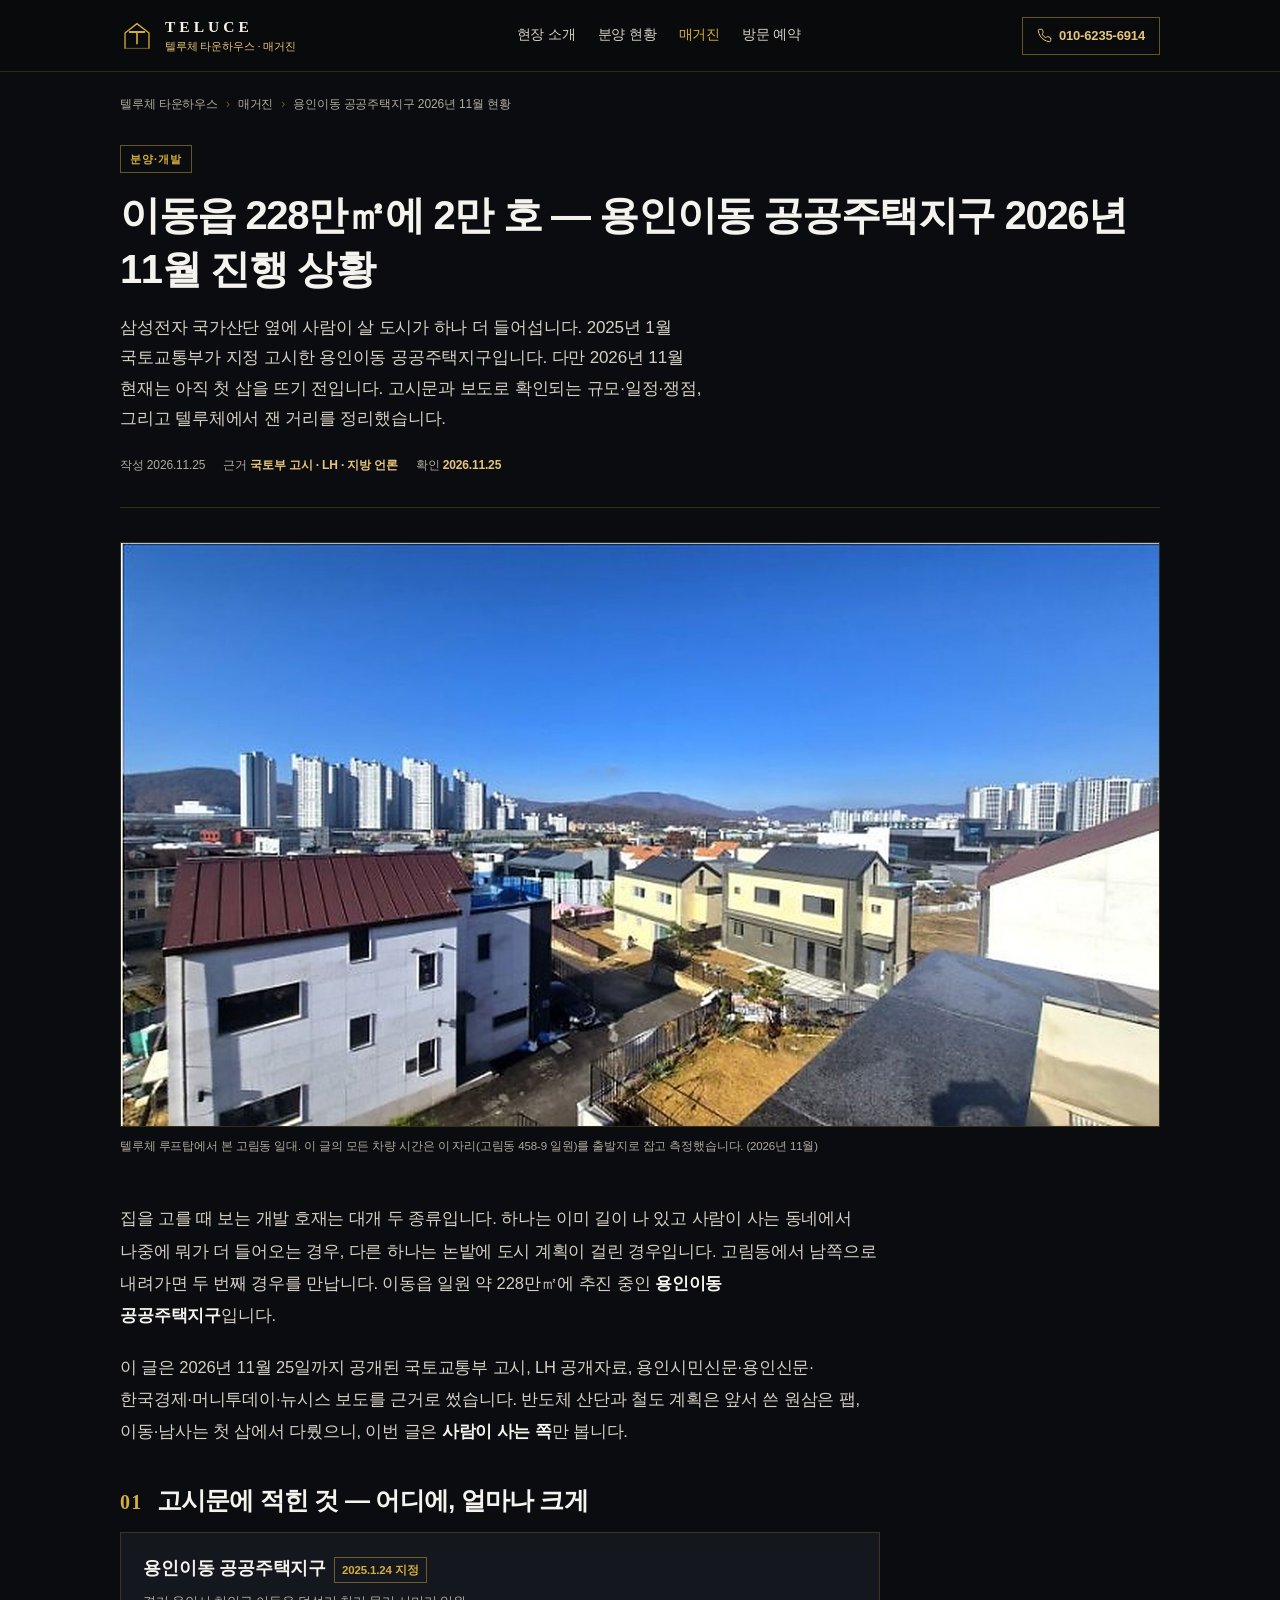
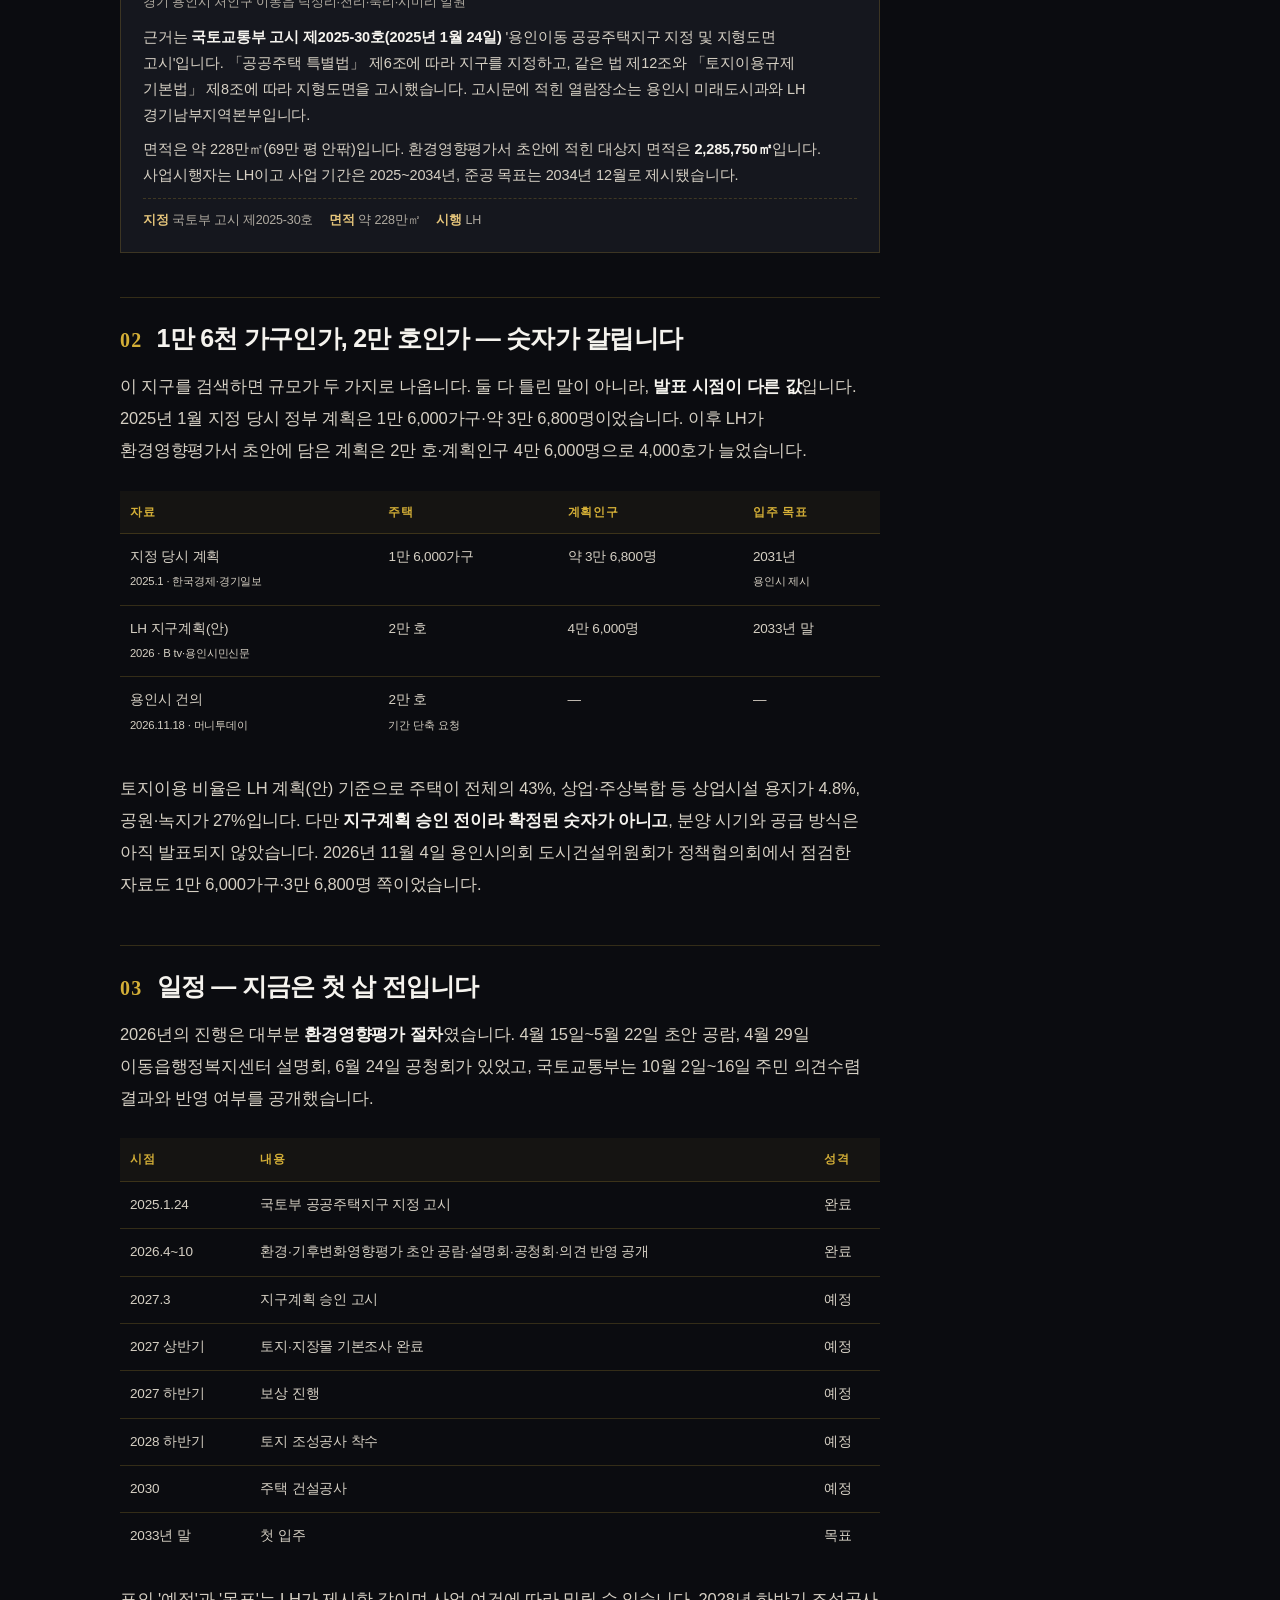
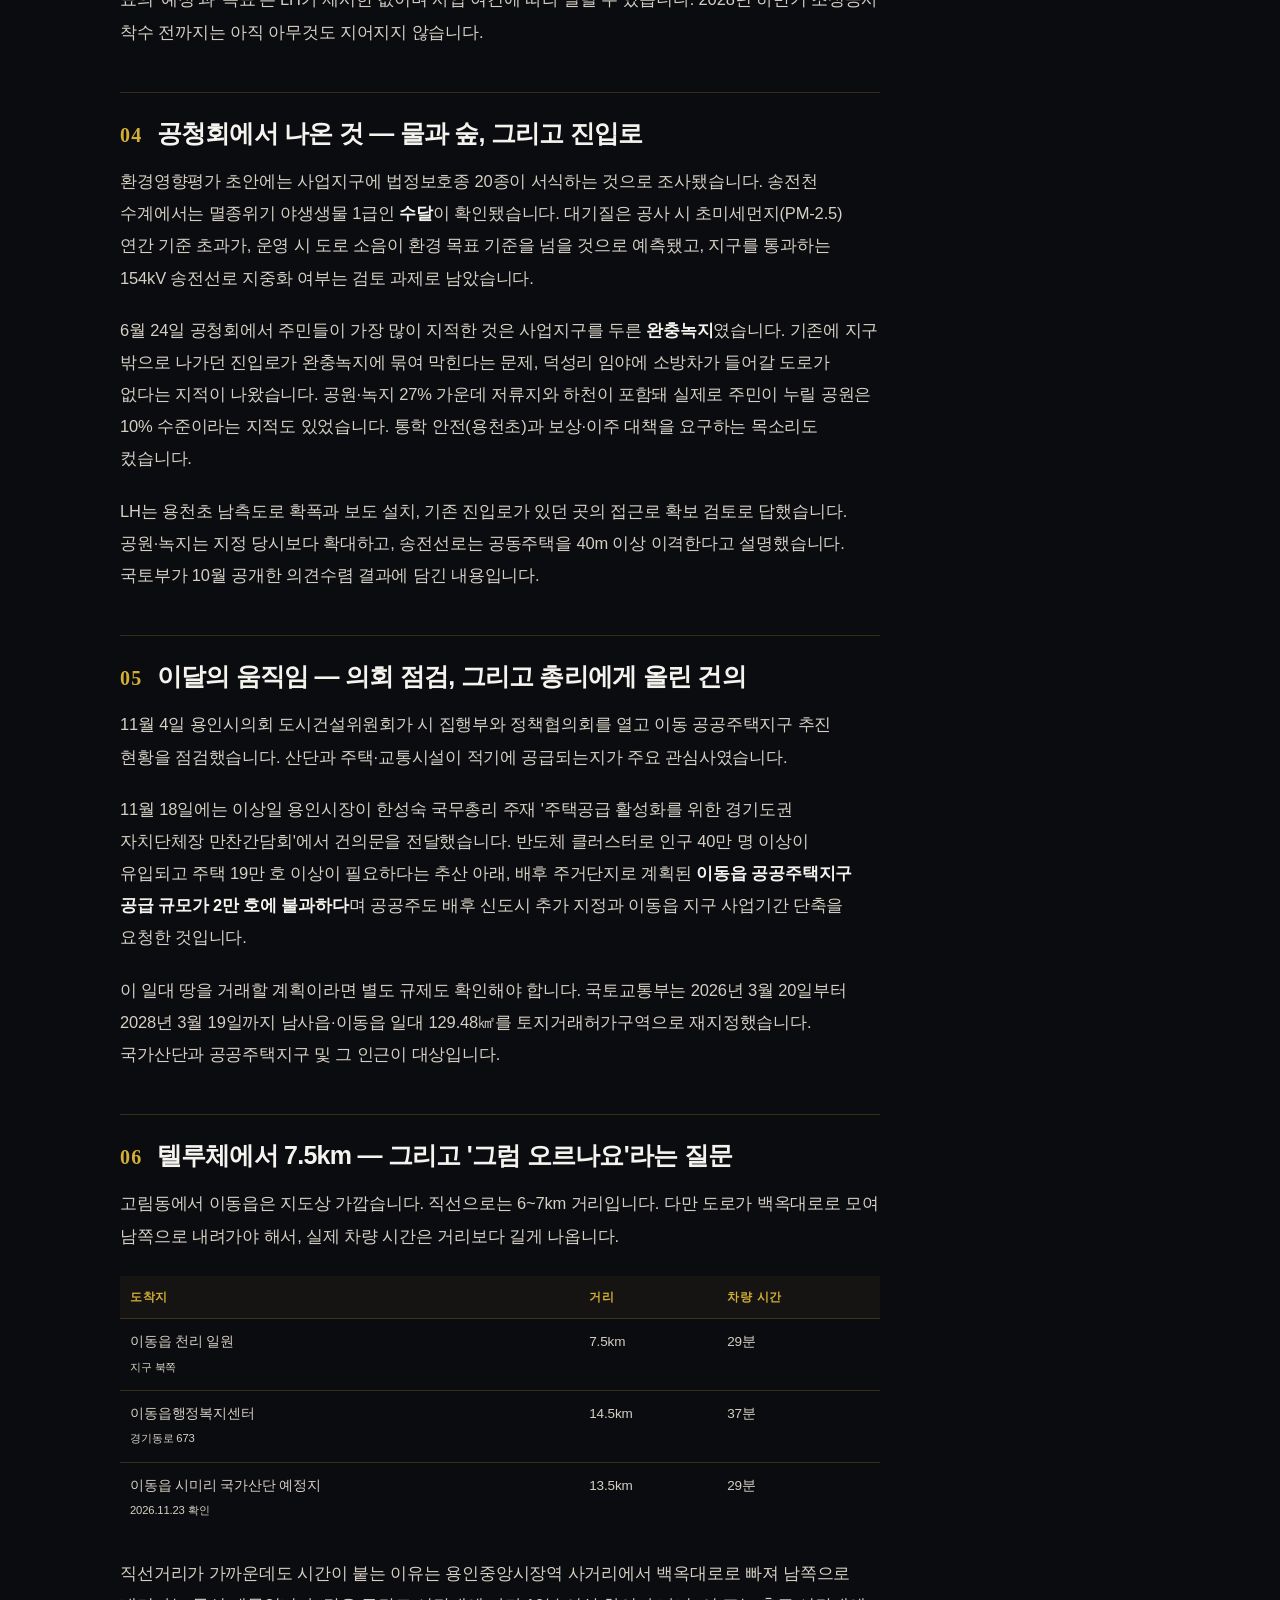
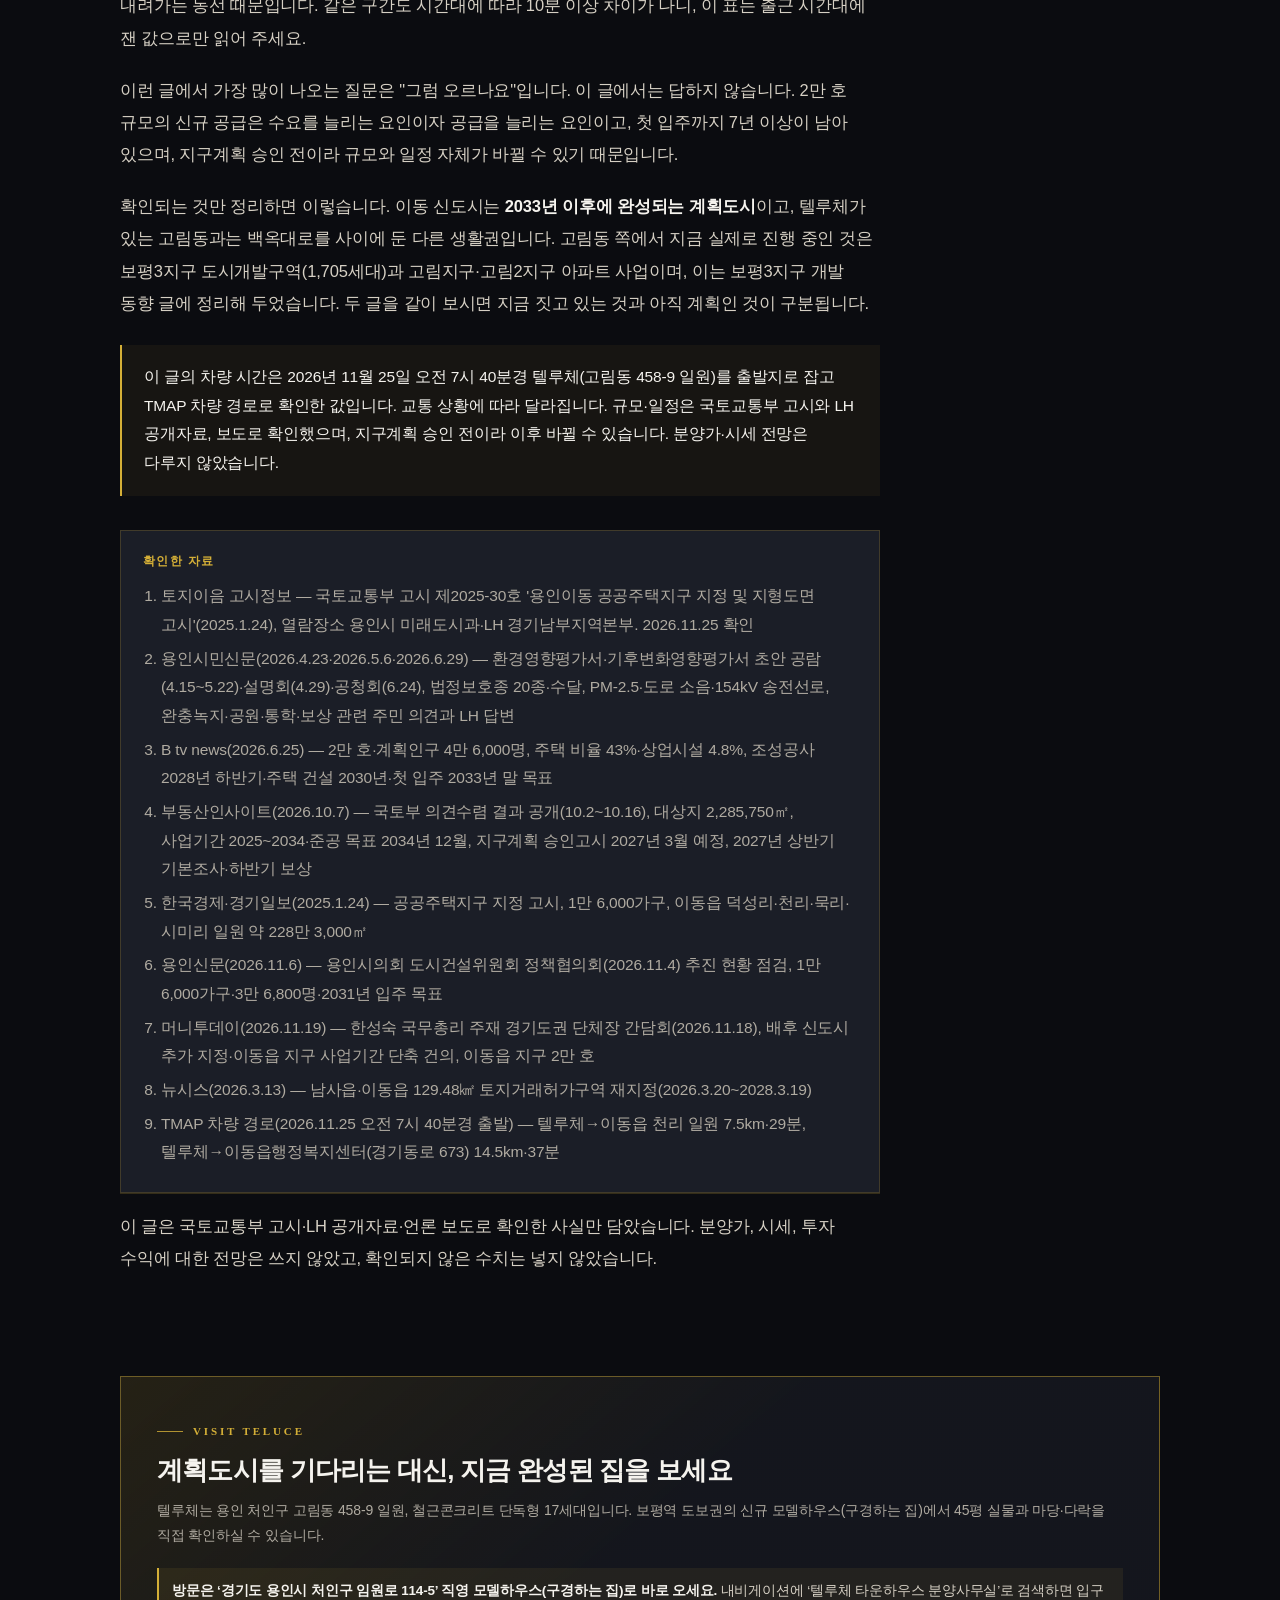
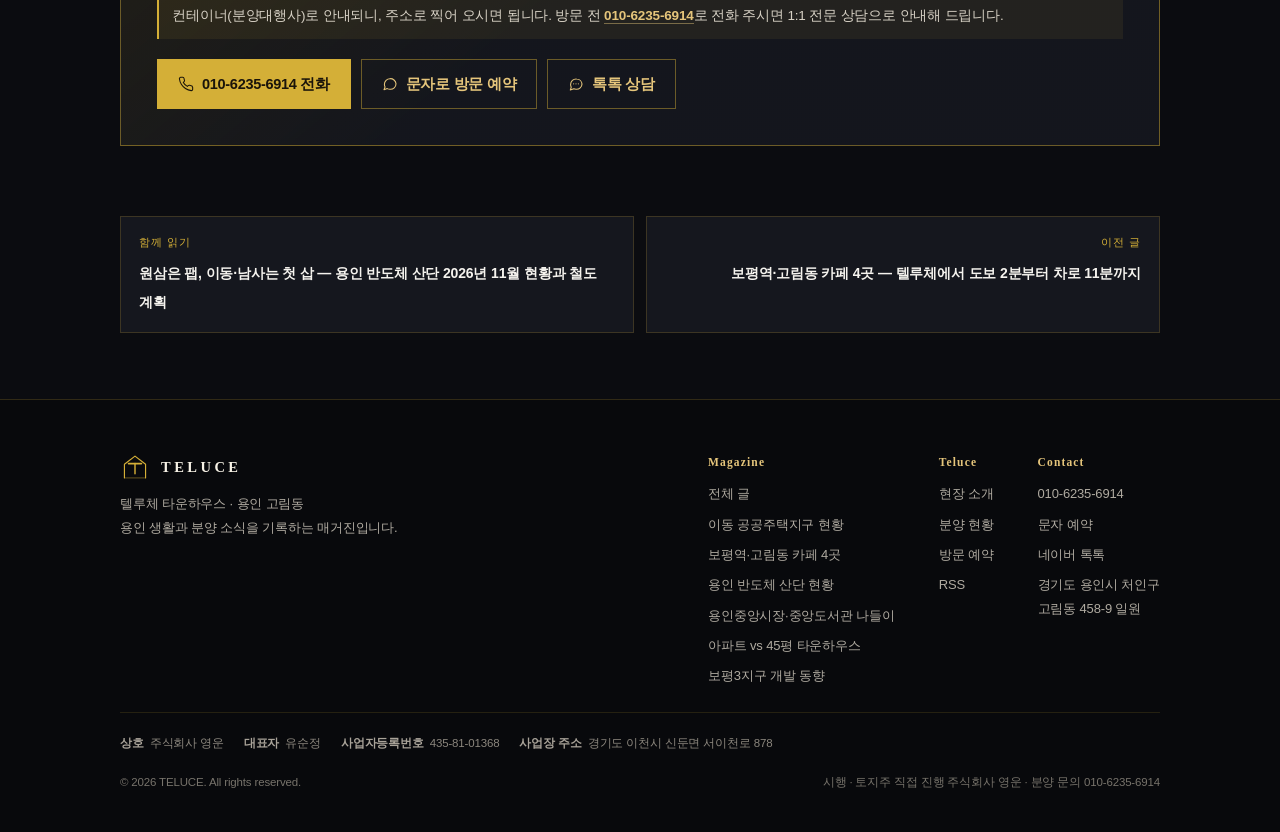
<file: magazine/yongin-idong-newtown-2026/index.html>
<!DOCTYPE html>
<html lang="ko">
<head>
<meta charset="utf-8">
<!-- Google Analytics 4 (gtag.js) -->
<script async src="https://www.googletagmanager.com/gtag/js?id=G-Z2Y8HTVHH5"></script>
<script>
  window.dataLayer = window.dataLayer || [];
  function gtag(){dataLayer.push(arguments);}
  gtag('js', new Date());
  gtag('config', 'G-Z2Y8HTVHH5');
</script>
<meta name="viewport" content="width=device-width, initial-scale=1">
<title>이동읍 228만㎡에 2만 호 — 용인이동 공공주택지구 2026년 11월 진행 상황 | 텔루체 매거진</title>
<meta name="description" content="국토교통부가 2025년 1월 24일 고시한 용인이동 공공주택지구(이동읍 덕성·천·묵·시미리 일원 약 228만㎡). 2026년 11월 현재 지구계획 승인 전 단계로, 승인 예정 2027년 3월·첫 입주 2033년 말 목표입니다. 규모·일정·환경영향평가 쟁점과 텔루체에서 잰 차량 시간을 공공자료와 보도로 정리했습니다.">
<meta name="keywords" content="용인 이동 공공주택지구, 용인 이동 신도시, 이동읍 아파트, 반도체 배후도시, 용인이동지구, 처인구 개발, 고림동 개발, 국토교통부 고시">
<meta name="robots" content="index, follow">
<link rel="canonical" href="https://teluce.co.kr/magazine/yongin-idong-newtown-2026/">
<meta name="theme-color" content="#0B0C10">

<meta property="og:type" content="article">
<meta property="og:site_name" content="텔루체 타운하우스 TELUCE">
<meta property="og:locale" content="ko_KR">
<meta property="og:url" content="https://teluce.co.kr/magazine/yongin-idong-newtown-2026/">
<meta property="og:title" content="이동읍 228만㎡에 2만 호 — 용인이동 공공주택지구 2026년 11월 진행 상황">
<meta property="og:description" content="2025년 1월 국토부 지정 고시. 2026년 11월 현재는 지구계획 승인 전, 조성공사 2028년 하반기·첫 입주 2033년 말 목표. 규모·일정과 텔루체에서 잰 거리를 공공자료로 정리.">
<meta property="og:image" content="https://teluce.co.kr/magazine/assets/og-district.jpg">
<meta property="og:image:width" content="1200">
<meta property="og:image:height" content="630">
<meta property="og:image:alt" content="텔루체 루프탑에서 바라본 고림동 일대">
<meta property="article:published_time" content="2026-11-25T07:40:00+09:00">
<meta property="article:modified_time" content="2026-11-25T07:40:00+09:00">
<meta property="article:section" content="분양·개발">
<meta name="twitter:card" content="summary_large_image">
<meta name="twitter:title" content="이동읍 228만㎡에 2만 호 — 용인이동 공공주택지구 2026년 11월 진행 상황">
<meta name="twitter:description" content="지구계획 승인 전 단계. 승인 예정 2027년 3월, 첫 입주 2033년 말 목표. 규모·일정·쟁점과 텔루체에서의 거리 정리.">
<meta name="twitter:image" content="https://teluce.co.kr/magazine/assets/og-district.jpg">

<link rel="alternate" type="application/rss+xml" title="텔루체 매거진 RSS" href="https://teluce.co.kr/rss.xml">
<link rel="icon" type="image/svg+xml" href="/assets/favicon-teluce.svg">
<link rel="stylesheet" href="/magazine/assets/magazine.css?v=20261121c">
<script type="application/ld+json">
{
  "@context": "https://schema.org",
  "@type": "Article",
  "headline": "이동읍 228만㎡에 2만 호 — 용인이동 공공주택지구 2026년 11월 진행 상황",
  "description": "국토교통부가 2025년 1월 24일 고시한 용인이동 공공주택지구(이동읍 덕성·천·묵·시미리 일원 약 228만㎡). 2026년 11월 현재 지구계획 승인 전 단계로, 승인 예정 2027년 3월·첫 입주 2033년 말 목표입니다. 규모·일정·환경영향평가 쟁점과 텔루체에서 잰 차량 시간을 공공자료와 보도로 정리했습니다.",
  "image": ["https://teluce.co.kr/magazine/assets/og-district.jpg"],
  "datePublished": "2026-11-25T07:40:00+09:00",
  "dateModified": "2026-11-25T07:40:00+09:00",
  "inLanguage": "ko-KR",
  "articleSection": "분양·개발",
  "author": { "@type": "Organization", "name": "텔루체 타운하우스", "url": "https://teluce.co.kr/" },
  "publisher": {
    "@type": "Organization",
    "name": "텔루체 타운하우스",
    "url": "https://teluce.co.kr/",
    "telephone": "+82-10-6235-6914"
  },
  "mainEntityOfPage": { "@type": "WebPage", "@id": "https://teluce.co.kr/magazine/yongin-idong-newtown-2026/" }
}
</script>
<script type="application/ld+json">
{
  "@context": "https://schema.org",
  "@type": "BreadcrumbList",
  "itemListElement": [
    { "@type": "ListItem", "position": 1, "name": "텔루체 타운하우스", "item": "https://teluce.co.kr/" },
    { "@type": "ListItem", "position": 2, "name": "매거진", "item": "https://teluce.co.kr/magazine/" },
    { "@type": "ListItem", "position": 3, "name": "용인이동 공공주택지구 2026년 11월 현황", "item": "https://teluce.co.kr/magazine/yongin-idong-newtown-2026/" }
  ]
}
</script>
<script type="application/ld+json">
{
  "@context": "https://schema.org",
  "@type": "FAQPage",
  "mainEntity": [
    {
      "@type": "Question",
      "name": "용인이동 공공주택지구는 언제 문을 여나요?",
      "acceptedAnswer": {
        "@type": "Answer",
        "text": "아직 짓기 전입니다. 2025년 1월 24일 국토교통부 고시 제2025-30호로 지구로 지정됐고, 2026년 11월 현재는 지구계획 승인 전 단계입니다. LH는 지구계획 승인고시를 2027년 3월로 예정하고 있고, 조성공사는 2028년 하반기, 주택 건설은 2030년, 첫 입주는 2033년 말을 목표로 제시했습니다. 일정은 사업 여건에 따라 바뀔 수 있습니다."
      }
    },
    {
      "@type": "Question",
      "name": "규모는 1만 6천 가구인가요, 2만 호인가요?",
      "acceptedAnswer": {
        "@type": "Answer",
        "text": "자료마다 다릅니다. 2025년 1월 지정 당시 정부 계획은 1만 6,000가구·약 3만 6,800명이었고, 용인시의회가 2026년 11월 4일 점검한 자료도 이 수치를 씁니다. 반면 LH가 환경영향평가서 초안에 담은 계획은 2만 호·계획인구 4만 6,000명으로 4,000호 늘었습니다. 이상일 용인시장도 2026년 11월 18일 국무총리에게 이동읍 지구 공급 규모를 2만 호로 적어 건의문을 냈습니다. 지구계획 승인 전이라 확정된 숫자는 아닙니다."
      }
    },
    {
      "@type": "Question",
      "name": "텔루체에서 이동읍 신도시까지 차로 얼마나 걸리나요?",
      "acceptedAnswer": {
        "@type": "Answer",
        "text": "2026년 11월 25일 오전 7시 40분경 텔루체(고림동 458-9 일원)를 출발지로 잡고 TMAP 차량 경로로 재면, 이동읍 천리 일원까지 7.5km·29분, 이동읍행정복지센터까지 14.5km·37분이었습니다. 직선거리는 가깝지만 백옥대로를 타고 남쪽으로 내려가야 해서 시간이 붙습니다. 차량 시간은 확인 시점의 교통 상황에 따른 값입니다."
      }
    }
  ]
}
</script>
</head>
<body>
<a class="skip" href="#article">본문 바로가기</a>

<svg width="0" height="0" style="position:absolute" aria-hidden="true" focusable="false"><defs>
<symbol id="i-phone" viewBox="0 0 24 24" fill="none" stroke="currentColor" stroke-width="1.6" stroke-linecap="round" stroke-linejoin="round"><path d="M22 16.9v3a2 2 0 0 1-2.2 2 19.8 19.8 0 0 1-8.6-3.1 19.5 19.5 0 0 1-6-6A19.8 19.8 0 0 1 2.1 4.2 2 2 0 0 1 4.1 2h3a2 2 0 0 1 2 1.7c.1.9.3 1.8.6 2.6a2 2 0 0 1-.5 2.1L8 9.6a16 16 0 0 0 6 6l1.2-1.2a2 2 0 0 1 2.1-.5c.8.3 1.7.5 2.6.6a2 2 0 0 1 1.7 2z"/></symbol>
<symbol id="i-sms" viewBox="0 0 24 24" fill="none" stroke="currentColor" stroke-width="1.6" stroke-linecap="round" stroke-linejoin="round"><path d="M21 11.5a8.4 8.4 0 0 1-9 8.4 8.9 8.9 0 0 1-4.1-1L3 20.5l1.6-4a8.4 8.4 0 0 1-1-4.1 8.4 8.4 0 0 1 8.5-8.4 8.5 8.5 0 0 1 8.9 7.5z"/></symbol>
<symbol id="i-chat" viewBox="0 0 24 24" fill="none" stroke="currentColor" stroke-width="1.6" stroke-linecap="round" stroke-linejoin="round"><path d="M21 11.5a8.4 8.4 0 0 1-9 8.4 9.7 9.7 0 0 1-3.3-.6L3.5 21l1.4-4.3a8.1 8.1 0 0 1-1-3.9 8.4 8.4 0 0 1 9-8.4 8.4 8.4 0 0 1 8.1 8.1z"/><path d="M8.5 11.8h.01M12 11.8h.01M15.5 11.8h.01"/></symbol>
<symbol id="i-arrow" viewBox="0 0 24 24" fill="none" stroke="currentColor" stroke-width="1.7" stroke-linecap="round" stroke-linejoin="round"><path d="M5 12h14M13 6l6 6-6 6"/></symbol>
<symbol id="i-teluce-mark" viewBox="0 0 44 44">
  <path d="M6.5 38V18L22 6l15.5 12v20" fill="none" stroke="#D4AF37" stroke-width="1.7" stroke-linejoin="round" stroke-linecap="round"/>
  <path d="M12.6 16.9h18.8" stroke="#D4AF37" stroke-width="2.5" stroke-linecap="round"/>
  <path d="M22 16.9v15" stroke="#D4AF37" stroke-width="2.1" stroke-linecap="round"/>
  <path d="M8 38h28" stroke="#D4AF37" stroke-width="1.2" stroke-linecap="round" opacity=".55"/>
</symbol>
</defs></svg>

<header class="mag-header">
  <div class="wrap">
    <a class="mag-brand" href="/" aria-label="텔루체 타운하우스 메인 페이지">
      <svg class="mark" viewBox="0 0 44 44" role="img" aria-label="텔루체 TELUCE 로고"><use href="#i-teluce-mark"/></svg>
      <span class="txt"><b>TELUCE</b><i>텔루체 타운하우스 · 매거진</i></span>
    </a>
    <nav class="mag-nav" aria-label="주요 메뉴">
      <a href="/#about">현장 소개</a>
      <a href="/#status">분양 현황</a>
      <a class="is-now" href="/magazine/">매거진</a>
      <a href="/#booking">방문 예약</a>
    </nav>
    <div class="mag-head-actions">
      <a class="mag-phone" href="tel:+821062356914"><svg aria-hidden="true"><use href="#i-phone"/></svg><span>010-6235-6914</span></a>
    </div>
  </div>
</header>

<main id="article">
  <div class="wrap">
    <nav class="crumb" aria-label="위치">
      <ol>
        <li><a href="/">텔루체 타운하우스</a></li>
        <li><a href="/magazine/">매거진</a></li>
        <li aria-current="page">용인이동 공공주택지구 2026년 11월 현황</li>
      </ol>
    </nav>
  </div>

  <article>
    <div class="wrap">
      <header class="article-head">
        <span class="chip">분양·개발</span>
        <h1>이동읍 228만㎡에 2만 호 — 용인이동 공공주택지구 2026년 11월 진행 상황</h1>
        <p class="sub">삼성전자 국가산단 옆에 사람이 살 도시가 하나 더 들어섭니다. 2025년 1월 국토교통부가 지정 고시한 용인이동 공공주택지구입니다. 다만 2026년 11월 현재는 아직 첫 삽을 뜨기 전입니다. 고시문과 보도로 확인되는 규모·일정·쟁점, 그리고 텔루체에서 잰 거리를 정리했습니다.</p>
        <div class="article-meta">
          <span>작성 <time datetime="2026-11-25">2026.11.25</time></span>
          <span>근거 <b>국토부 고시 · LH · 지방 언론</b></span>
          <span>확인 <b>2026.11.25</b></span>
        </div>
      </header>

      <div class="article-hero">
        <figure>
          <img src="/assets/photos/hero-08-rooftop.jpg" alt="텔루체 루프탑에서 바라본 고림동 아파트 단지와 조망 — 이 글의 이동 시간은 이 일대를 출발지로 확인한 값이다" width="1600" height="900">
          <figcaption>텔루체 루프탑에서 본 고림동 일대. 이 글의 모든 차량 시간은 이 자리(고림동 458-9 일원)를 출발지로 잡고 측정했습니다. (2026년 11월)</figcaption>
        </figure>
      </div>

      <div class="article-body">
        <p>집을 고를 때 보는 개발 호재는 대개 두 종류입니다. 하나는 이미 길이 나 있고 사람이 사는 동네에서 나중에 뭐가 더 들어오는 경우, 다른 하나는 논밭에 도시 계획이 걸린 경우입니다. 고림동에서 남쪽으로 내려가면 두 번째 경우를 만납니다. 이동읍 일원 약 228만㎡에 추진 중인 <strong>용인이동 공공주택지구</strong>입니다.</p>
        <p>이 글은 2026년 11월 25일까지 공개된 국토교통부 고시, LH 공개자료, 용인시민신문·용인신문·한국경제·머니투데이·뉴시스 보도를 근거로 썼습니다. 반도체 산단과 철도 계획은 앞서 쓴 <a href="/magazine/yongin-chip-cluster-2026/">원삼은 팹, 이동·남사는 첫 삽</a>에서 다뤘으니, 이번 글은 <strong>사람이 사는 쪽</strong>만 봅니다.</p>

        <h2><span class="num">01</span> 고시문에 적힌 것 — 어디에, 얼마나 크게</h2>
        <div class="place">
          <h3>용인이동 공공주택지구 <span>2025.1.24 지정</span></h3>
          <p class="addr">경기 용인시 처인구 이동읍 덕성리·천리·묵리·시미리 일원</p>
          <p>근거는 <strong>국토교통부 고시 제2025-30호(2025년 1월 24일)</strong> '용인이동 공공주택지구 지정 및 지형도면 고시'입니다. 「공공주택 특별법」 제6조에 따라 지구를 지정하고, 같은 법 제12조와 「토지이용규제 기본법」 제8조에 따라 지형도면을 고시했습니다. 고시문에 적힌 열람장소는 용인시 미래도시과와 LH 경기남부지역본부입니다.</p>
          <p>면적은 약 228만㎡(69만 평 안팎)입니다. 환경영향평가서 초안에 적힌 대상지 면적은 <strong>2,285,750㎡</strong>입니다. 사업시행자는 LH이고 사업 기간은 2025~2034년, 준공 목표는 2034년 12월로 제시됐습니다.</p>
          <div class="facts"><span><b>지정</b> 국토부 고시 제2025-30호</span><span><b>면적</b> 약 228만㎡</span><span><b>시행</b> LH</span></div>
        </div>

        <h2><span class="num">02</span> 1만 6천 가구인가, 2만 호인가 — 숫자가 갈립니다</h2>
        <p>이 지구를 검색하면 규모가 두 가지로 나옵니다. 둘 다 틀린 말이 아니라, <strong>발표 시점이 다른 값</strong>입니다. 2025년 1월 지정 당시 정부 계획은 1만 6,000가구·약 3만 6,800명이었습니다. 이후 LH가 환경영향평가서 초안에 담은 계획은 2만 호·계획인구 4만 6,000명으로 4,000호가 늘었습니다.</p>
        <div class="tablewrap">
          <table class="price">
            <caption class="skip">자료별로 다른 용인이동 공공주택지구 규모</caption>
            <thead>
              <tr><th scope="col">자료</th><th scope="col">주택</th><th scope="col">계획인구</th><th scope="col">입주 목표</th></tr>
            </thead>
            <tbody>
              <tr><td>지정 당시 계획<br><small>2025.1 · 한국경제·경기일보</small></td><td>1만 6,000가구</td><td>약 3만 6,800명</td><td>2031년<br><small>용인시 제시</small></td></tr>
              <tr><td>LH 지구계획(안)<br><small>2026 · B tv·용인시민신문</small></td><td>2만 호</td><td>4만 6,000명</td><td>2033년 말</td></tr>
              <tr><td>용인시 건의<br><small>2026.11.18 · 머니투데이</small></td><td>2만 호<br><small>기간 단축 요청</small></td><td>—</td><td>—</td></tr>
            </tbody>
          </table>
        </div>
        <p>토지이용 비율은 LH 계획(안) 기준으로 주택이 전체의 43%, 상업·주상복합 등 상업시설 용지가 4.8%, 공원·녹지가 27%입니다. 다만 <strong>지구계획 승인 전이라 확정된 숫자가 아니고</strong>, 분양 시기와 공급 방식은 아직 발표되지 않았습니다. 2026년 11월 4일 용인시의회 도시건설위원회가 정책협의회에서 점검한 자료도 1만 6,000가구·3만 6,800명 쪽이었습니다.</p>

        <h2><span class="num">03</span> 일정 — 지금은 첫 삽 전입니다</h2>
        <p>2026년의 진행은 대부분 <strong>환경영향평가 절차</strong>였습니다. 4월 15일~5월 22일 초안 공람, 4월 29일 이동읍행정복지센터 설명회, 6월 24일 공청회가 있었고, 국토교통부는 10월 2일~16일 주민 의견수렴 결과와 반영 여부를 공개했습니다.</p>
        <div class="tablewrap">
          <table class="price">
            <caption class="skip">용인이동 공공주택지구 추진 일정</caption>
            <thead>
              <tr><th scope="col">시점</th><th scope="col">내용</th><th scope="col">성격</th></tr>
            </thead>
            <tbody>
              <tr><td>2025.1.24</td><td>국토부 공공주택지구 지정 고시</td><td>완료</td></tr>
              <tr><td>2026.4~10</td><td>환경·기후변화영향평가 초안 공람·설명회·공청회·의견 반영 공개</td><td>완료</td></tr>
              <tr><td>2027.3</td><td>지구계획 승인 고시</td><td>예정</td></tr>
              <tr><td>2027 상반기</td><td>토지·지장물 기본조사 완료</td><td>예정</td></tr>
              <tr><td>2027 하반기</td><td>보상 진행</td><td>예정</td></tr>
              <tr><td>2028 하반기</td><td>토지 조성공사 착수</td><td>예정</td></tr>
              <tr><td>2030</td><td>주택 건설공사</td><td>예정</td></tr>
              <tr><td>2033년 말</td><td>첫 입주</td><td>목표</td></tr>
            </tbody>
          </table>
        </div>
        <p>표의 '예정'과 '목표'는 LH가 제시한 값이며 사업 여건에 따라 밀릴 수 있습니다. 2028년 하반기 조성공사 착수 전까지는 아직 아무것도 지어지지 않습니다.</p>

        <h2><span class="num">04</span> 공청회에서 나온 것 — 물과 숲, 그리고 진입로</h2>
        <p>환경영향평가 초안에는 사업지구에 법정보호종 20종이 서식하는 것으로 조사됐습니다. 송전천 수계에서는 멸종위기 야생생물 1급인 <strong>수달</strong>이 확인됐습니다. 대기질은 공사 시 초미세먼지(PM-2.5) 연간 기준 초과가, 운영 시 도로 소음이 환경 목표 기준을 넘을 것으로 예측됐고, 지구를 통과하는 154kV 송전선로 지중화 여부는 검토 과제로 남았습니다.</p>
        <p>6월 24일 공청회에서 주민들이 가장 많이 지적한 것은 사업지구를 두른 <strong>완충녹지</strong>였습니다. 기존에 지구 밖으로 나가던 진입로가 완충녹지에 묶여 막힌다는 문제, 덕성리 임야에 소방차가 들어갈 도로가 없다는 지적이 나왔습니다. 공원·녹지 27% 가운데 저류지와 하천이 포함돼 실제로 주민이 누릴 공원은 10% 수준이라는 지적도 있었습니다. 통학 안전(용천초)과 보상·이주 대책을 요구하는 목소리도 컸습니다.</p>
        <p>LH는 용천초 남측도로 확폭과 보도 설치, 기존 진입로가 있던 곳의 접근로 확보 검토로 답했습니다. 공원·녹지는 지정 당시보다 확대하고, 송전선로는 공동주택을 40m 이상 이격한다고 설명했습니다. 국토부가 10월 공개한 의견수렴 결과에 담긴 내용입니다.</p>

        <h2><span class="num">05</span> 이달의 움직임 — 의회 점검, 그리고 총리에게 올린 건의</h2>
        <p>11월 4일 용인시의회 도시건설위원회가 시 집행부와 정책협의회를 열고 이동 공공주택지구 추진 현황을 점검했습니다. 산단과 주택·교통시설이 적기에 공급되는지가 주요 관심사였습니다.</p>
        <p>11월 18일에는 이상일 용인시장이 한성숙 국무총리 주재 '주택공급 활성화를 위한 경기도권 자치단체장 만찬간담회'에서 건의문을 전달했습니다. 반도체 클러스터로 인구 40만 명 이상이 유입되고 주택 19만 호 이상이 필요하다는 추산 아래, 배후 주거단지로 계획된 <strong>이동읍 공공주택지구 공급 규모가 2만 호에 불과하다</strong>며 공공주도 배후 신도시 추가 지정과 이동읍 지구 사업기간 단축을 요청한 것입니다.</p>
        <p>이 일대 땅을 거래할 계획이라면 별도 규제도 확인해야 합니다. 국토교통부는 2026년 3월 20일부터 2028년 3월 19일까지 남사읍·이동읍 일대 129.48㎢를 토지거래허가구역으로 재지정했습니다. 국가산단과 공공주택지구 및 그 인근이 대상입니다.</p>

        <h2><span class="num">06</span> 텔루체에서 7.5km — 그리고 '그럼 오르나요'라는 질문</h2>
        <p>고림동에서 이동읍은 지도상 가깝습니다. 직선으로는 6~7km 거리입니다. 다만 도로가 백옥대로로 모여 남쪽으로 내려가야 해서, 실제 차량 시간은 거리보다 길게 나옵니다.</p>
        <div class="tablewrap">
          <table class="price">
            <caption class="skip">텔루체에서 용인이동 공공주택지구 일원까지 차량 시간</caption>
            <thead>
              <tr><th scope="col">도착지</th><th scope="col">거리</th><th scope="col">차량 시간</th></tr>
            </thead>
            <tbody>
              <tr><td>이동읍 천리 일원<br><small>지구 북쪽</small></td><td>7.5km</td><td>29분</td></tr>
              <tr><td>이동읍행정복지센터<br><small>경기동로 673</small></td><td>14.5km</td><td>37분</td></tr>
              <tr><td>이동읍 시미리 국가산단 예정지<br><small>2026.11.23 확인</small></td><td>13.5km</td><td>29분</td></tr>
            </tbody>
          </table>
        </div>
        <p>직선거리가 가까운데도 시간이 붙는 이유는 용인중앙시장역 사거리에서 백옥대로로 빠져 남쪽으로 내려가는 동선 때문입니다. 같은 구간도 시간대에 따라 10분 이상 차이가 나니, 이 표는 출근 시간대에 잰 값으로만 읽어 주세요.</p>

        <p>이런 글에서 가장 많이 나오는 질문은 "그럼 오르나요"입니다. 이 글에서는 답하지 않습니다. 2만 호 규모의 신규 공급은 수요를 늘리는 요인이자 공급을 늘리는 요인이고, 첫 입주까지 7년 이상이 남아 있으며, 지구계획 승인 전이라 규모와 일정 자체가 바뀔 수 있기 때문입니다.</p>
        <p>확인되는 것만 정리하면 이렇습니다. 이동 신도시는 <strong>2033년 이후에 완성되는 계획도시</strong>이고, 텔루체가 있는 고림동과는 백옥대로를 사이에 둔 다른 생활권입니다. 고림동 쪽에서 지금 실제로 진행 중인 것은 보평3지구 도시개발구역(1,705세대)과 고림지구·고림2지구 아파트 사업이며, 이는 <a href="/magazine/bopyeong-3-district/">보평3지구 개발 동향</a> 글에 정리해 두었습니다. 두 글을 같이 보시면 지금 짓고 있는 것과 아직 계획인 것이 구분됩니다.</p>

        <blockquote>이 글의 차량 시간은 2026년 11월 25일 오전 7시 40분경 텔루체(고림동 458-9 일원)를 출발지로 잡고 TMAP 차량 경로로 확인한 값입니다. 교통 상황에 따라 달라집니다. 규모·일정은 국토교통부 고시와 LH 공개자료, 보도로 확인했으며, 지구계획 승인 전이라 이후 바뀔 수 있습니다. 분양가·시세 전망은 다루지 않았습니다.</blockquote>

        <div class="sources">
          <h3>확인한 자료</h3>
          <ol>
            <li>토지이음 고시정보 — 국토교통부 고시 제2025-30호 '용인이동 공공주택지구 지정 및 지형도면 고시'(2025.1.24), 열람장소 용인시 미래도시과·LH 경기남부지역본부. 2026.11.25 확인</li>
            <li>용인시민신문(2026.4.23·2026.5.6·2026.6.29) — 환경영향평가서·기후변화영향평가서 초안 공람(4.15~5.22)·설명회(4.29)·공청회(6.24), 법정보호종 20종·수달, PM-2.5·도로 소음·154kV 송전선로, 완충녹지·공원·통학·보상 관련 주민 의견과 LH 답변</li>
            <li>B tv news(2026.6.25) — 2만 호·계획인구 4만 6,000명, 주택 비율 43%·상업시설 4.8%, 조성공사 2028년 하반기·주택 건설 2030년·첫 입주 2033년 말 목표</li>
            <li>부동산인사이트(2026.10.7) — 국토부 의견수렴 결과 공개(10.2~10.16), 대상지 2,285,750㎡, 사업기간 2025~2034·준공 목표 2034년 12월, 지구계획 승인고시 2027년 3월 예정, 2027년 상반기 기본조사·하반기 보상</li>
            <li>한국경제·경기일보(2025.1.24) — 공공주택지구 지정 고시, 1만 6,000가구, 이동읍 덕성리·천리·묵리·시미리 일원 약 228만 3,000㎡</li>
            <li>용인신문(2026.11.6) — 용인시의회 도시건설위원회 정책협의회(2026.11.4) 추진 현황 점검, 1만 6,000가구·3만 6,800명·2031년 입주 목표</li>
            <li>머니투데이(2026.11.19) — 한성숙 국무총리 주재 경기도권 단체장 간담회(2026.11.18), 배후 신도시 추가 지정·이동읍 지구 사업기간 단축 건의, 이동읍 지구 2만 호</li>
            <li>뉴시스(2026.3.13) — 남사읍·이동읍 129.48㎢ 토지거래허가구역 재지정(2026.3.20~2028.3.19)</li>
            <li>TMAP 차량 경로(2026.11.25 오전 7시 40분경 출발) — 텔루체→이동읍 천리 일원 7.5km·29분, 텔루체→이동읍행정복지센터(경기동로 673) 14.5km·37분</li>
          </ol>
        </div>
        <p class="disclaimer">이 글은 국토교통부 고시·LH 공개자료·언론 보도로 확인한 사실만 담았습니다. 분양가, 시세, 투자 수익에 대한 전망은 쓰지 않았고, 확인되지 않은 수치는 넣지 않았습니다.</p>
      </div>
    </div>
  </article>

  <div class="wrap">
    <section class="cta">
      <span class="eyebrow">Visit Teluce</span>
      <h2>계획도시를 기다리는 대신, 지금 완성된 집을 보세요</h2>
      <p>텔루체는 용인 처인구 고림동 458-9 일원, 철근콘크리트 단독형 17세대입니다. 보평역 도보권의 신규 모델하우스(구경하는 집)에서 45평 실물과 마당·다락을 직접 확인하실 수 있습니다.</p>
      <p class="cta-visit"><b>방문은 ‘경기도 용인시 처인구 임원로 114-5’ 직영 모델하우스(구경하는 집)로 바로 오세요.</b> 내비게이션에 ‘텔루체 타운하우스 분양사무실’로 검색하면 입구 컨테이너(분양대행사)로 안내되니, 주소로 찍어 오시면 됩니다. 방문 전 <a href="tel:+821062356914">010-6235-6914</a>로 전화 주시면 1:1 전문 상담으로 안내해 드립니다.</p>
      <div class="cta-btns">
        <a class="btn btn-gold" href="tel:+821062356914"><svg aria-hidden="true"><use href="#i-phone"/></svg>010-6235-6914 전화</a>
        <a class="btn btn-line" href="sms:+821062356914"><svg aria-hidden="true"><use href="#i-sms"/></svg>문자로 방문 예약</a>
        <a class="btn btn-line" href="https://talk.naver.com/ct/wfuyhez" target="_blank" rel="noopener"><svg aria-hidden="true"><use href="#i-chat"/></svg>톡톡 상담</a>
      </div>
    </section>

    <nav class="pager" aria-label="다른 글">
      <a href="/magazine/yongin-chip-cluster-2026/">
        <small>함께 읽기</small>
        <b>원삼은 팹, 이동·남사는 첫 삽 — 용인 반도체 산단 2026년 11월 현황과 철도 계획</b>
      </a>
      <a class="next" href="/magazine/gorim-bopyeong-cafe/">
        <small>이전 글</small>
        <b>보평역·고림동 카페 4곳 — 텔루체에서 도보 2분부터 차로 11분까지</b>
      </a>
    </nav>
  </div>
</main>

<footer class="mag-footer">
  <div class="wrap">
    <div class="top">
      <div>
        <div class="brandline">
          <svg class="mark" viewBox="0 0 44 44" role="img" aria-label="텔루체 TELUCE 로고"><use href="#i-teluce-mark"/></svg>
          <b>TELUCE</b>
        </div>
        <p>텔루체 타운하우스 · 용인 고림동<br>용인 생활과 분양 소식을 기록하는 매거진입니다.</p>
      </div>
      <div class="cols">
        <div>
          <b>Magazine</b>
          <a href="/magazine/">전체 글</a>
          <a href="/magazine/yongin-idong-newtown-2026/">이동 공공주택지구 현황</a>
          <a href="/magazine/gorim-bopyeong-cafe/">보평역·고림동 카페 4곳</a>
          <a href="/magazine/yongin-chip-cluster-2026/">용인 반도체 산단 현황</a>
          <a href="/magazine/yongin-market-library-day/">용인중앙시장·중앙도서관 나들이</a>
          <a href="/magazine/gorim-apartment-vs-townhouse/">아파트 vs 45평 타운하우스</a>
          <a href="/magazine/bopyeong-3-district/">보평3지구 개발 동향</a>
        </div>
        <div>
          <b>Teluce</b>
          <a href="/#about">현장 소개</a>
          <a href="/#status">분양 현황</a>
          <a href="/#booking">방문 예약</a>
          <a href="/rss.xml">RSS</a>
        </div>
        <div>
          <b>Contact</b>
          <a href="tel:+821062356914">010-6235-6914</a>
          <a href="sms:+821062356914">문자 예약</a>
          <a href="https://talk.naver.com/ct/wfuyhez" target="_blank" rel="noopener">네이버 톡톡</a>
          <span>경기도 용인시 처인구<br>고림동 458-9 일원</span>
        </div>
      </div>
    </div>
    <div class="biz" aria-label="사업자 정보">
      <span><b>상호</b>주식회사 영운</span>
      <span><b>대표자</b>유순정</span>
      <span><b>사업자등록번호</b>435-81-01368</span>
      <span><b>사업장 주소</b>경기도 이천시 신둔면 서이천로 878</span>
    </div>
    <div class="bottom">
      <p>© 2026 TELUCE. All rights reserved.</p>
      <p>시행 · 토지주 직접 진행 주식회사 영운 · 분양 문의 010-6235-6914</p>
    </div>
  </div>
</footer>

<div class="mobile-bar">
  <a class="btn btn-line" href="sms:+821062356914"><svg aria-hidden="true"><use href="#i-sms"/></svg>문자 예약</a>
  <a class="btn btn-gold" href="tel:+821062356914"><svg aria-hidden="true"><use href="#i-phone"/></svg>전화 상담</a>
</div>

</body>
</html>
</file>
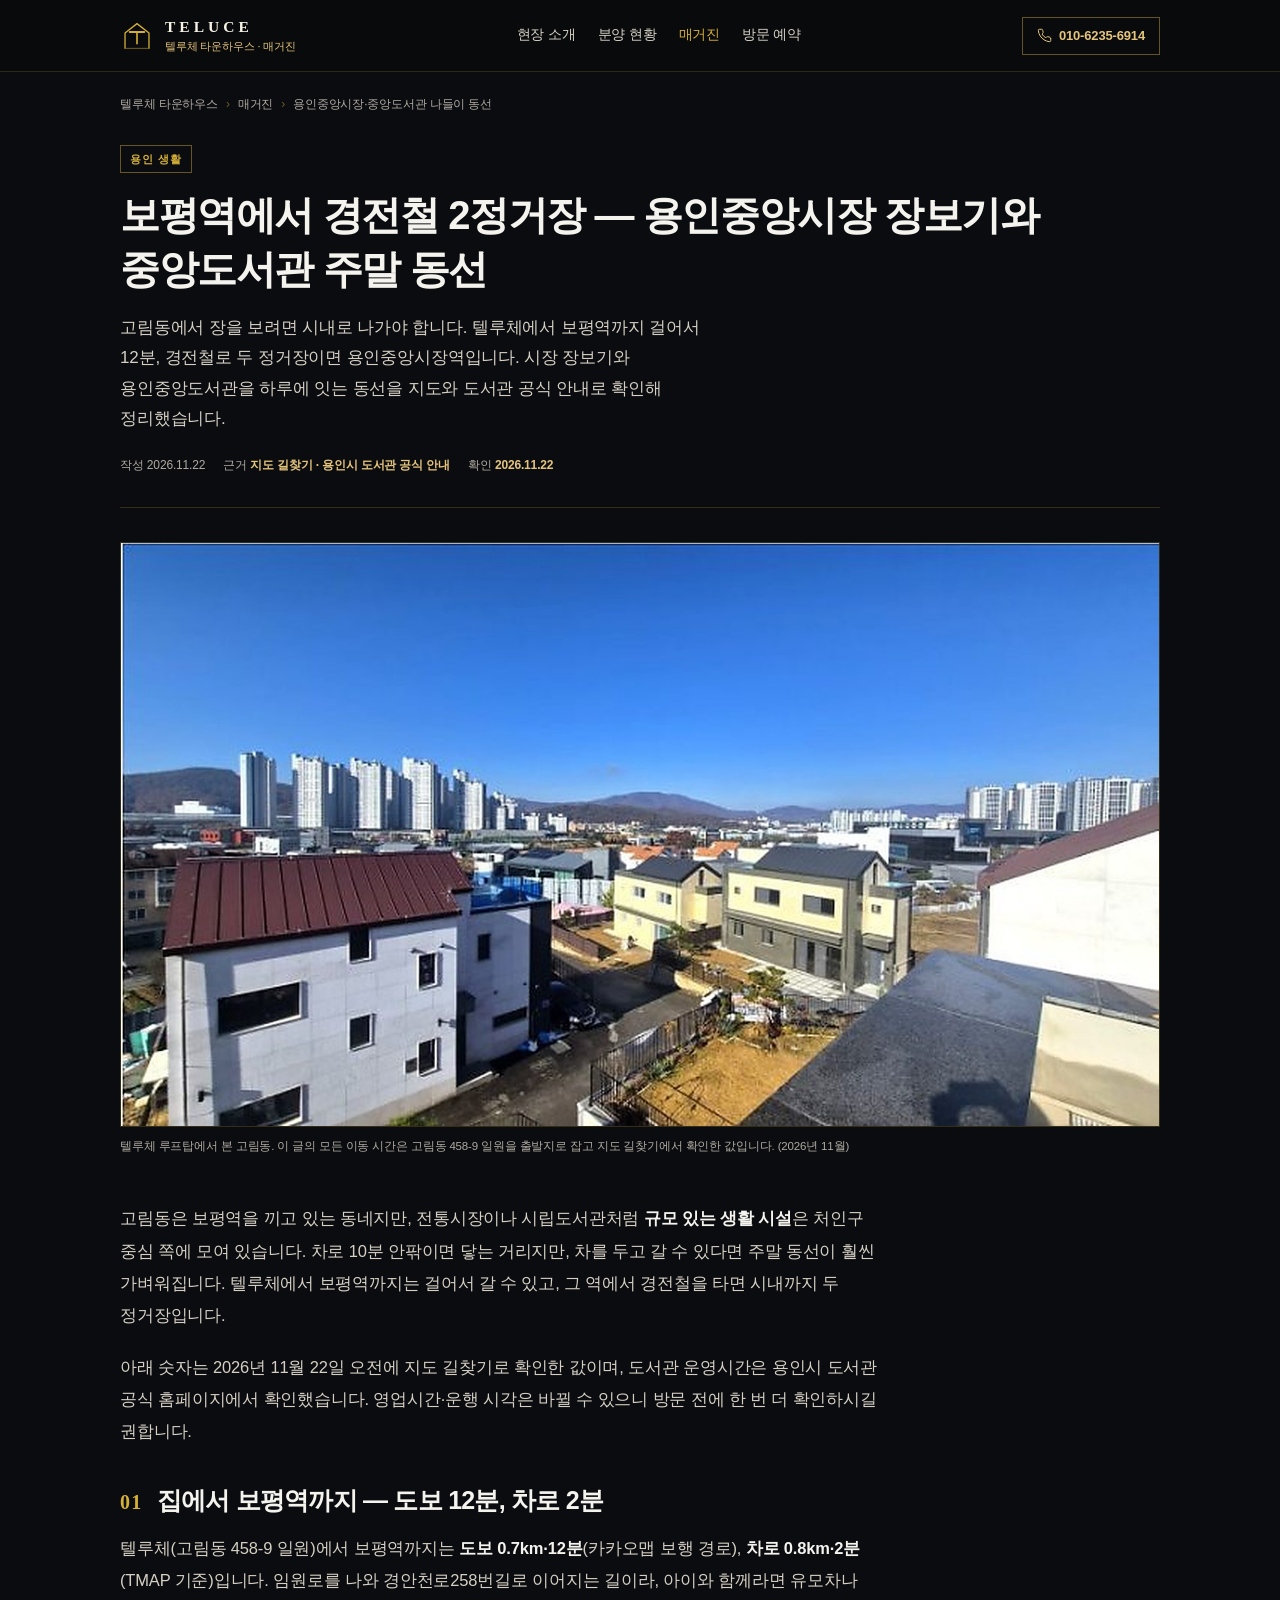
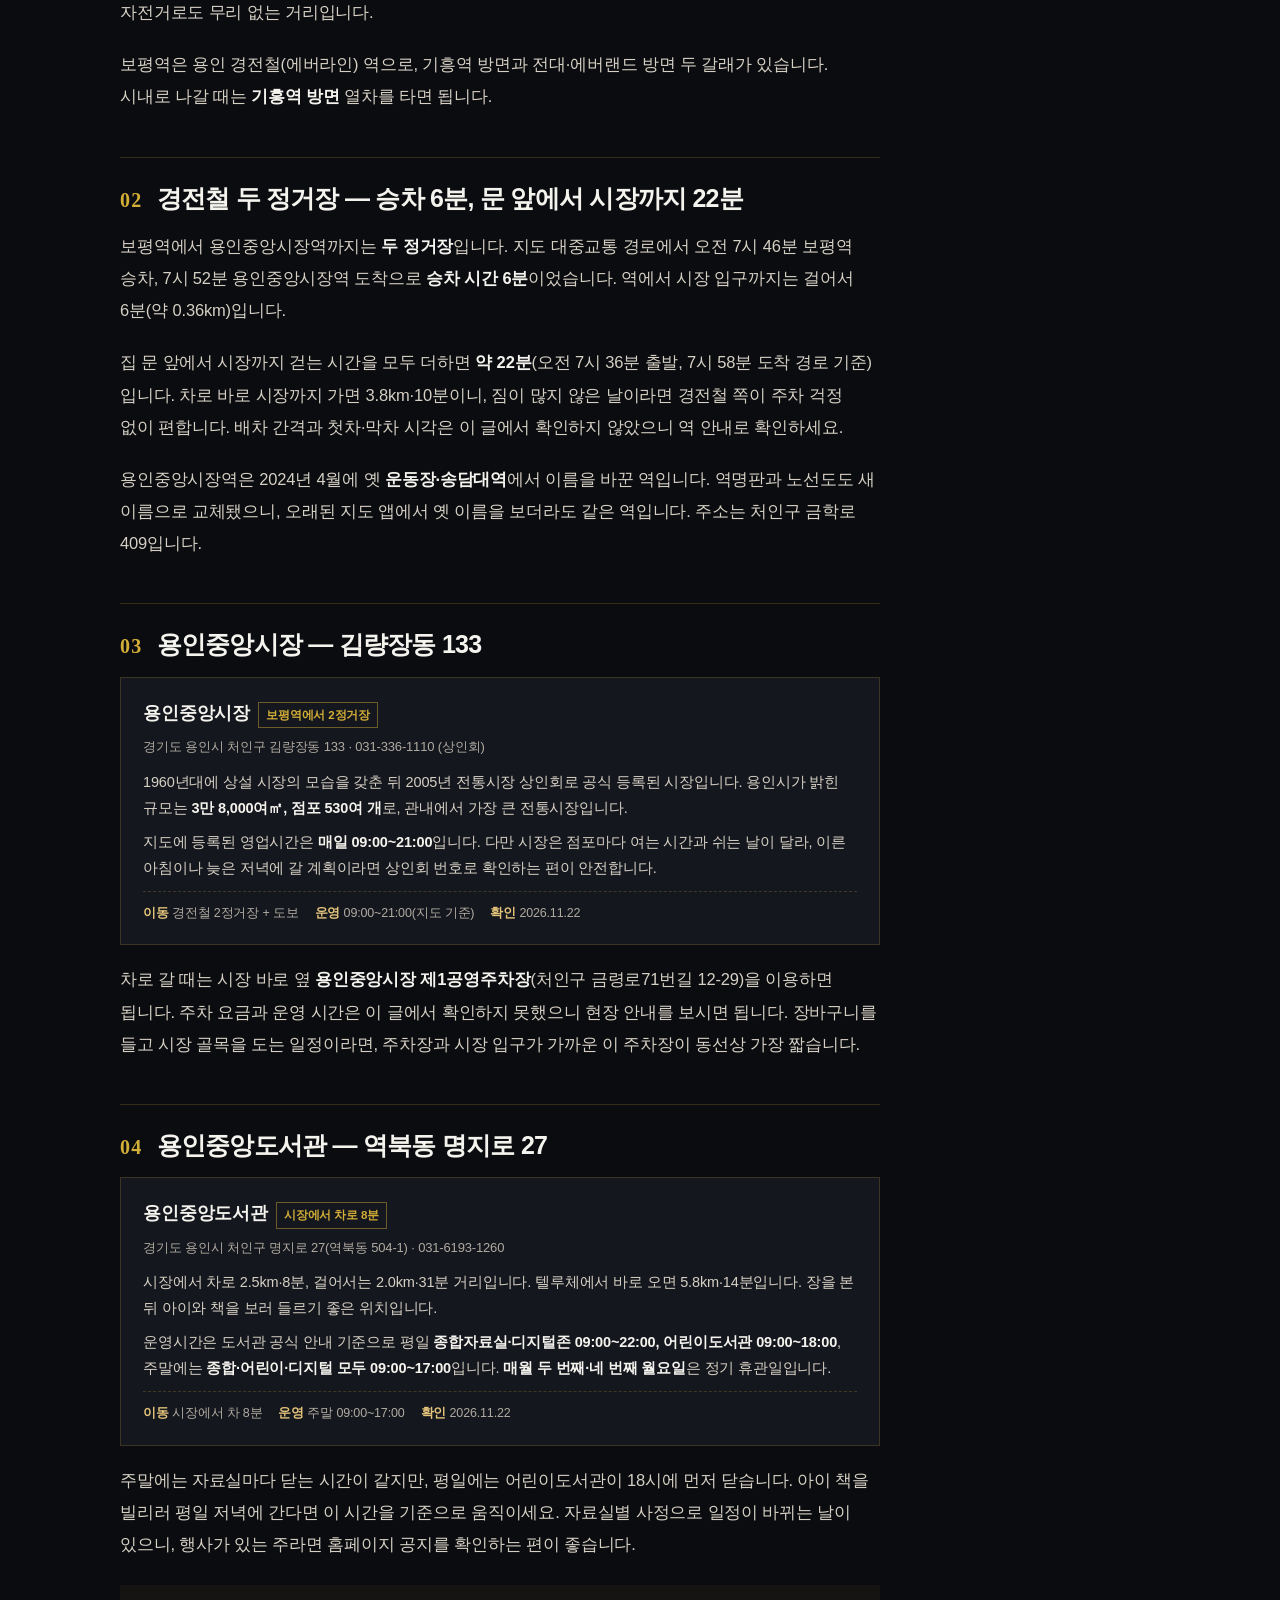
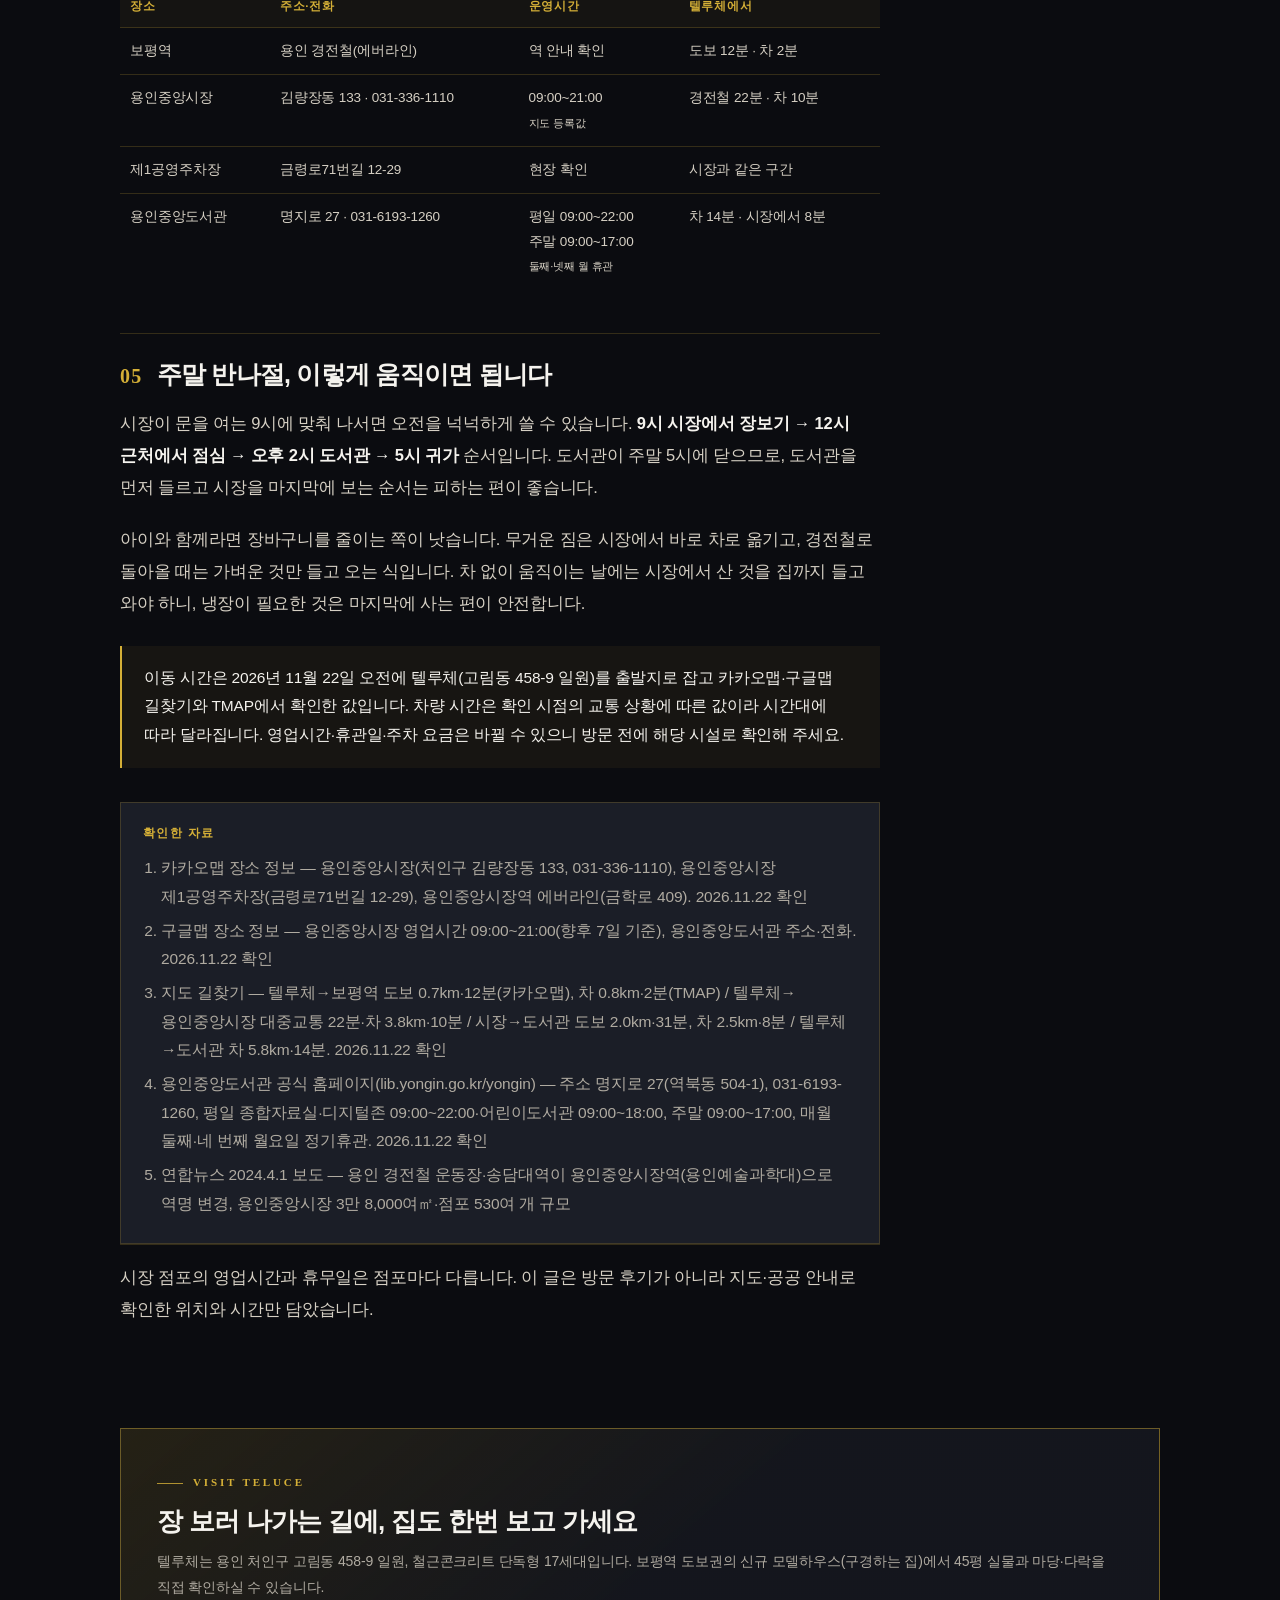
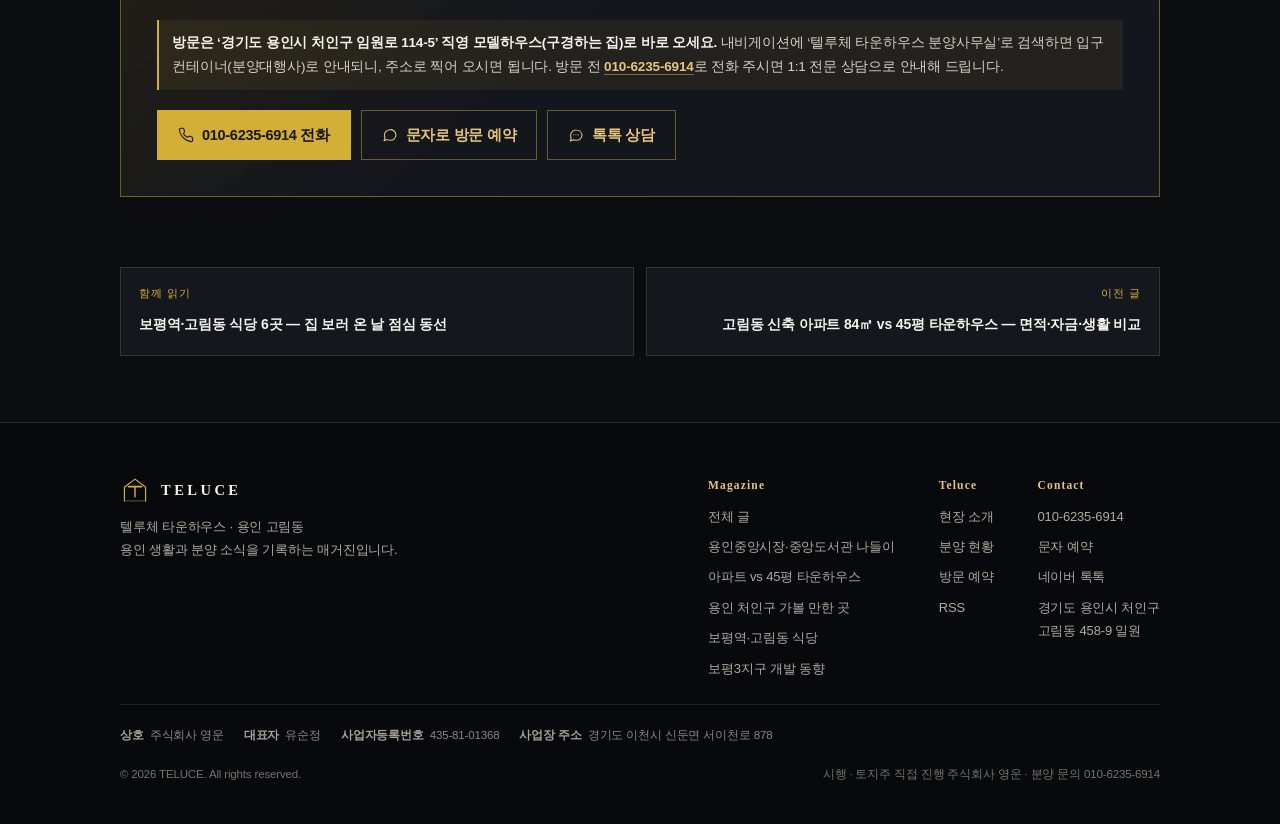
<file: magazine/yongin-market-library-day/index.html>
<!DOCTYPE html>
<html lang="ko">
<head>
<meta charset="utf-8">
<!-- Google Analytics 4 (gtag.js) -->
<script async src="https://www.googletagmanager.com/gtag/js?id=G-Z2Y8HTVHH5"></script>
<script>
  window.dataLayer = window.dataLayer || [];
  function gtag(){dataLayer.push(arguments);}
  gtag('js', new Date());
  gtag('config', 'G-Z2Y8HTVHH5');
</script>
<meta name="viewport" content="width=device-width, initial-scale=1">
<title>보평역에서 경전철 2정거장 — 용인중앙시장 장보기와 중앙도서관 주말 동선 | 텔루체 매거진</title>
<meta name="description" content="텔루체에서 보평역까지 도보 12분, 경전철로 2정거장이면 용인중앙시장역입니다. 용인중앙시장 주소·전화·영업시간과 공영주차장, 용인중앙도서관 운영시간·휴관일, 시장에서 도서관까지 이동 시간을 2026년 11월 22일 지도와 공식 홈페이지로 확인해 정리했습니다.">
<meta name="keywords" content="용인중앙시장, 용인중앙시장역, 용인중앙도서관, 보평역, 용인 경전철, 에버라인, 고림동 장보기, 용인 전통시장, 용인 도서관, 텔루체 생활권">
<meta name="robots" content="index, follow">
<link rel="canonical" href="https://teluce.co.kr/magazine/yongin-market-library-day/">
<meta name="theme-color" content="#0B0C10">

<meta property="og:type" content="article">
<meta property="og:site_name" content="텔루체 타운하우스 TELUCE">
<meta property="og:locale" content="ko_KR">
<meta property="og:url" content="https://teluce.co.kr/magazine/yongin-market-library-day/">
<meta property="og:title" content="보평역에서 경전철 2정거장 — 용인중앙시장 장보기와 중앙도서관 주말 동선">
<meta property="og:description" content="차를 두고 경전철로 시내 나들이. 고림동에서 용인중앙시장까지 도보·경전철 동선과 용인중앙도서관 운영시간을 지도·공식 자료로 확인했습니다.">
<meta property="og:image" content="https://teluce.co.kr/assets/photos/hero-08-rooftop.jpg">
<meta property="og:image:width" content="1200">
<meta property="og:image:height" content="630">
<meta property="og:image:alt" content="텔루체 루프탑에서 바라본 고림동 일대와 아파트 단지 — 용인중앙시장·중앙도서관 나들이 동선">
<meta property="article:published_time" content="2026-11-22T07:40:00+09:00">
<meta property="article:modified_time" content="2026-11-22T07:40:00+09:00">
<meta property="article:section" content="용인 생활">
<meta name="twitter:card" content="summary_large_image">
<meta name="twitter:title" content="보평역에서 경전철 2정거장 — 용인중앙시장 장보기와 중앙도서관 주말 동선">
<meta name="twitter:description" content="보평역에서 경전철 2정거장이면 용인중앙시장역. 시장 장보기와 중앙도서관을 하루에 잇는 동선을 지도로 확인했습니다.">
<meta name="twitter:image" content="https://teluce.co.kr/assets/photos/hero-08-rooftop.jpg">

<link rel="alternate" type="application/rss+xml" title="텔루체 매거진 RSS" href="https://teluce.co.kr/rss.xml">
<link rel="icon" type="image/svg+xml" href="/assets/favicon-teluce.svg">
<link rel="stylesheet" href="/magazine/assets/magazine.css?v=20261121c">
<script type="application/ld+json">
{
  "@context": "https://schema.org",
  "@type": "Article",
  "headline": "보평역에서 경전철 2정거장 — 용인중앙시장 장보기와 중앙도서관 주말 동선",
  "description": "용인 처인구 고림동 텔루체에서 보평역까지 도보 12분, 경전철로 2정거장이면 용인중앙시장역입니다. 용인중앙시장의 주소·전화·영업시간과 공영주차장, 용인중앙도서관의 운영시간·휴관일, 시장에서 도서관까지 이동 시간을 지도와 공식 홈페이지로 확인해 정리했습니다.",
  "image": ["https://teluce.co.kr/assets/photos/hero-08-rooftop.jpg"],
  "datePublished": "2026-11-22T07:40:00+09:00",
  "dateModified": "2026-11-22T07:40:00+09:00",
  "inLanguage": "ko-KR",
  "articleSection": "용인 생활",
  "author": { "@type": "Organization", "name": "텔루체 타운하우스", "url": "https://teluce.co.kr/" },
  "publisher": {
    "@type": "Organization",
    "name": "텔루체 타운하우스",
    "url": "https://teluce.co.kr/",
    "telephone": "+82-10-6235-6914"
  },
  "mainEntityOfPage": { "@type": "WebPage", "@id": "https://teluce.co.kr/magazine/yongin-market-library-day/" }
}
</script>
<script type="application/ld+json">
{
  "@context": "https://schema.org",
  "@type": "BreadcrumbList",
  "itemListElement": [
    { "@type": "ListItem", "position": 1, "name": "텔루체 타운하우스", "item": "https://teluce.co.kr/" },
    { "@type": "ListItem", "position": 2, "name": "매거진", "item": "https://teluce.co.kr/magazine/" },
    { "@type": "ListItem", "position": 3, "name": "용인중앙시장·중앙도서관 나들이 동선", "item": "https://teluce.co.kr/magazine/yongin-market-library-day/" }
  ]
}
</script>
<script type="application/ld+json">
{
  "@context": "https://schema.org",
  "@type": "FAQPage",
  "mainEntity": [
    {
      "@type": "Question",
      "name": "보평역에서 용인중앙시장역까지 몇 정거장인가요?",
      "acceptedAnswer": {
        "@type": "Answer",
        "text": "용인 경전철로 2정거장입니다. 지도 대중교통 경로에서 보평역 07:46 승차, 용인중앙시장역 07:52 도착으로 승차 시간 6분이었습니다. 집에서 역까지 걷는 시간과 역에서 시장까지 걷는 6분을 더하면 약 22분입니다. 배차 간격과 첫차·막차는 역 안내로 확인하세요."
      }
    },
    {
      "@type": "Question",
      "name": "용인중앙시장 영업시간은 어떻게 되나요?",
      "acceptedAnswer": {
        "@type": "Answer",
        "text": "2026년 11월 22일 지도 등록값은 매일 09:00~21:00입니다. 다만 시장은 점포마다 여는 시간과 쉬는 날이 달라, 이른 아침이나 늦은 저녁에 방문할 때는 상인회(031-336-1110)나 개별 점포에 확인하는 편이 안전합니다."
      }
    },
    {
      "@type": "Question",
      "name": "용인중앙도서관은 언제 쉬나요?",
      "acceptedAnswer": {
        "@type": "Answer",
        "text": "매월 두 번째·네 번째 월요일이 정기 휴관일입니다. 운영시간은 평일 종합자료실·디지털존 09:00~22:00, 어린이도서관 09:00~18:00이고, 주말에는 종합·어린이·디지털 모두 09:00~17:00입니다."
      }
    }
  ]
}
</script>
</head>
<body>
<a class="skip" href="#article">본문 바로가기</a>

<svg width="0" height="0" style="position:absolute" aria-hidden="true" focusable="false"><defs>
<symbol id="i-phone" viewBox="0 0 24 24" fill="none" stroke="currentColor" stroke-width="1.6" stroke-linecap="round" stroke-linejoin="round"><path d="M22 16.9v3a2 2 0 0 1-2.2 2 19.8 19.8 0 0 1-8.6-3.1 19.5 19.5 0 0 1-6-6A19.8 19.8 0 0 1 2.1 4.2 2 2 0 0 1 4.1 2h3a2 2 0 0 1 2 1.7c.1.9.3 1.8.6 2.6a2 2 0 0 1-.5 2.1L8 9.6a16 16 0 0 0 6 6l1.2-1.2a2 2 0 0 1 2.1-.5c.8.3 1.7.5 2.6.6a2 2 0 0 1 1.7 2z"/></symbol>
<symbol id="i-sms" viewBox="0 0 24 24" fill="none" stroke="currentColor" stroke-width="1.6" stroke-linecap="round" stroke-linejoin="round"><path d="M21 11.5a8.4 8.4 0 0 1-9 8.4 8.9 8.9 0 0 1-4.1-1L3 20.5l1.6-4a8.4 8.4 0 0 1-1-4.1 8.4 8.4 0 0 1 8.5-8.4 8.5 8.5 0 0 1 8.9 7.5z"/></symbol>
<symbol id="i-chat" viewBox="0 0 24 24" fill="none" stroke="currentColor" stroke-width="1.6" stroke-linecap="round" stroke-linejoin="round"><path d="M21 11.5a8.4 8.4 0 0 1-9 8.4 9.7 9.7 0 0 1-3.3-.6L3.5 21l1.4-4.3a8.1 8.1 0 0 1-1-3.9 8.4 8.4 0 0 1 9-8.4 8.4 8.4 0 0 1 8.1 8.1z"/><path d="M8.5 11.8h.01M12 11.8h.01M15.5 11.8h.01"/></symbol>
<symbol id="i-arrow" viewBox="0 0 24 24" fill="none" stroke="currentColor" stroke-width="1.7" stroke-linecap="round" stroke-linejoin="round"><path d="M5 12h14M13 6l6 6-6 6"/></symbol>
<symbol id="i-teluce-mark" viewBox="0 0 44 44">
  <path d="M6.5 38V18L22 6l15.5 12v20" fill="none" stroke="#D4AF37" stroke-width="1.7" stroke-linejoin="round" stroke-linecap="round"/>
  <path d="M12.6 16.9h18.8" stroke="#D4AF37" stroke-width="2.5" stroke-linecap="round"/>
  <path d="M22 16.9v15" stroke="#D4AF37" stroke-width="2.1" stroke-linecap="round"/>
  <path d="M8 38h28" stroke="#D4AF37" stroke-width="1.2" stroke-linecap="round" opacity=".55"/>
</symbol>
</defs></svg>

<header class="mag-header">
  <div class="wrap">
    <a class="mag-brand" href="/" aria-label="텔루체 타운하우스 메인 페이지">
      <svg class="mark" viewBox="0 0 44 44" role="img" aria-label="텔루체 TELUCE 로고"><use href="#i-teluce-mark"/></svg>
      <span class="txt"><b>TELUCE</b><i>텔루체 타운하우스 · 매거진</i></span>
    </a>
    <nav class="mag-nav" aria-label="주요 메뉴">
      <a href="/#about">현장 소개</a>
      <a href="/#status">분양 현황</a>
      <a class="is-now" href="/magazine/">매거진</a>
      <a href="/#booking">방문 예약</a>
    </nav>
    <div class="mag-head-actions">
      <a class="mag-phone" href="tel:+821062356914"><svg aria-hidden="true"><use href="#i-phone"/></svg><span>010-6235-6914</span></a>
    </div>
  </div>
</header>

<main id="article">
  <div class="wrap">
    <nav class="crumb" aria-label="위치">
      <ol>
        <li><a href="/">텔루체 타운하우스</a></li>
        <li><a href="/magazine/">매거진</a></li>
        <li aria-current="page">용인중앙시장·중앙도서관 나들이 동선</li>
      </ol>
    </nav>
  </div>

  <article>
    <div class="wrap">
      <header class="article-head">
        <span class="chip">용인 생활</span>
        <h1>보평역에서 경전철 2정거장 — 용인중앙시장 장보기와 중앙도서관 주말 동선</h1>
        <p class="sub">고림동에서 장을 보려면 시내로 나가야 합니다. 텔루체에서 보평역까지 걸어서 12분, 경전철로 두 정거장이면 용인중앙시장역입니다. 시장 장보기와 용인중앙도서관을 하루에 잇는 동선을 지도와 도서관 공식 안내로 확인해 정리했습니다.</p>
        <div class="article-meta">
          <span>작성 <time datetime="2026-11-22">2026.11.22</time></span>
          <span>근거 <b>지도 길찾기 · 용인시 도서관 공식 안내</b></span>
          <span>확인 <b>2026.11.22</b></span>
        </div>
      </header>

      <div class="article-hero">
        <figure>
          <img src="/assets/photos/hero-08-rooftop.jpg" alt="텔루체 루프탑에서 바라본 고림동 일대 — 앞쪽으로 아파트 단지와 경안천 방향이 보인다" width="1600" height="900">
          <figcaption>텔루체 루프탑에서 본 고림동. 이 글의 모든 이동 시간은 고림동 458-9 일원을 출발지로 잡고 지도 길찾기에서 확인한 값입니다. (2026년 11월)</figcaption>
        </figure>
      </div>

      <div class="article-body">
        <p>고림동은 보평역을 끼고 있는 동네지만, 전통시장이나 시립도서관처럼 <strong>규모 있는 생활 시설</strong>은 처인구 중심 쪽에 모여 있습니다. 차로 10분 안팎이면 닿는 거리지만, 차를 두고 갈 수 있다면 주말 동선이 훨씬 가벼워집니다. 텔루체에서 보평역까지는 걸어서 갈 수 있고, 그 역에서 경전철을 타면 시내까지 두 정거장입니다.</p>
        <p>아래 숫자는 2026년 11월 22일 오전에 지도 길찾기로 확인한 값이며, 도서관 운영시간은 용인시 도서관 공식 홈페이지에서 확인했습니다. 영업시간·운행 시각은 바뀔 수 있으니 방문 전에 한 번 더 확인하시길 권합니다.</p>

        <h2><span class="num">01</span> 집에서 보평역까지 — 도보 12분, 차로 2분</h2>
        <p>텔루체(고림동 458-9 일원)에서 보평역까지는 <strong>도보 0.7km·12분</strong>(카카오맵 보행 경로), <strong>차로 0.8km·2분</strong>(TMAP 기준)입니다. 임원로를 나와 경안천로258번길로 이어지는 길이라, 아이와 함께라면 유모차나 자전거로도 무리 없는 거리입니다.</p>
        <p>보평역은 용인 경전철(에버라인) 역으로, 기흥역 방면과 전대·에버랜드 방면 두 갈래가 있습니다. 시내로 나갈 때는 <strong>기흥역 방면</strong> 열차를 타면 됩니다.</p>

        <h2><span class="num">02</span> 경전철 두 정거장 — 승차 6분, 문 앞에서 시장까지 22분</h2>
        <p>보평역에서 용인중앙시장역까지는 <strong>두 정거장</strong>입니다. 지도 대중교통 경로에서 오전 7시 46분 보평역 승차, 7시 52분 용인중앙시장역 도착으로 <strong>승차 시간 6분</strong>이었습니다. 역에서 시장 입구까지는 걸어서 6분(약 0.36km)입니다.</p>
        <p>집 문 앞에서 시장까지 걷는 시간을 모두 더하면 <strong>약 22분</strong>(오전 7시 36분 출발, 7시 58분 도착 경로 기준)입니다. 차로 바로 시장까지 가면 3.8km·10분이니, 짐이 많지 않은 날이라면 경전철 쪽이 주차 걱정 없이 편합니다. 배차 간격과 첫차·막차 시각은 이 글에서 확인하지 않았으니 역 안내로 확인하세요.</p>
        <p>용인중앙시장역은 2024년 4월에 옛 <strong>운동장·송담대역</strong>에서 이름을 바꾼 역입니다. 역명판과 노선도도 새 이름으로 교체됐으니, 오래된 지도 앱에서 옛 이름을 보더라도 같은 역입니다. 주소는 처인구 금학로 409입니다.</p>

        <h2><span class="num">03</span> 용인중앙시장 — 김량장동 133</h2>
        <div class="place">
          <h3>용인중앙시장 <span>보평역에서 2정거장</span></h3>
          <p class="addr">경기도 용인시 처인구 김량장동 133 · 031-336-1110 (상인회)</p>
          <p>1960년대에 상설 시장의 모습을 갖춘 뒤 2005년 전통시장 상인회로 공식 등록된 시장입니다. 용인시가 밝힌 규모는 <strong>3만 8,000여㎡, 점포 530여 개</strong>로, 관내에서 가장 큰 전통시장입니다.</p>
          <p>지도에 등록된 영업시간은 <strong>매일 09:00~21:00</strong>입니다. 다만 시장은 점포마다 여는 시간과 쉬는 날이 달라, 이른 아침이나 늦은 저녁에 갈 계획이라면 상인회 번호로 확인하는 편이 안전합니다.</p>
          <div class="facts"><span><b>이동</b> 경전철 2정거장 + 도보</span><span><b>운영</b> 09:00~21:00(지도 기준)</span><span><b>확인</b> 2026.11.22</span></div>
        </div>
        <p>차로 갈 때는 시장 바로 옆 <strong>용인중앙시장 제1공영주차장</strong>(처인구 금령로71번길 12-29)을 이용하면 됩니다. 주차 요금과 운영 시간은 이 글에서 확인하지 못했으니 현장 안내를 보시면 됩니다. 장바구니를 들고 시장 골목을 도는 일정이라면, 주차장과 시장 입구가 가까운 이 주차장이 동선상 가장 짧습니다.</p>

        <h2><span class="num">04</span> 용인중앙도서관 — 역북동 명지로 27</h2>
        <div class="place">
          <h3>용인중앙도서관 <span>시장에서 차로 8분</span></h3>
          <p class="addr">경기도 용인시 처인구 명지로 27(역북동 504-1) · 031-6193-1260</p>
          <p>시장에서 차로 2.5km·8분, 걸어서는 2.0km·31분 거리입니다. 텔루체에서 바로 오면 5.8km·14분입니다. 장을 본 뒤 아이와 책을 보러 들르기 좋은 위치입니다.</p>
          <p>운영시간은 도서관 공식 안내 기준으로 평일 <strong>종합자료실·디지털존 09:00~22:00, 어린이도서관 09:00~18:00</strong>, 주말에는 <strong>종합·어린이·디지털 모두 09:00~17:00</strong>입니다. <strong>매월 두 번째·네 번째 월요일</strong>은 정기 휴관일입니다.</p>
          <div class="facts"><span><b>이동</b> 시장에서 차 8분</span><span><b>운영</b> 주말 09:00~17:00</span><span><b>확인</b> 2026.11.22</span></div>
        </div>
        <p>주말에는 자료실마다 닫는 시간이 같지만, 평일에는 어린이도서관이 18시에 먼저 닫습니다. 아이 책을 빌리러 평일 저녁에 간다면 이 시간을 기준으로 움직이세요. 자료실별 사정으로 일정이 바뀌는 날이 있으니, 행사가 있는 주라면 홈페이지 공지를 확인하는 편이 좋습니다.</p>

        <div class="tablewrap">
          <table class="price">
            <caption class="skip">용인중앙시장·중앙도서관 한눈에 보기</caption>
            <thead>
              <tr><th scope="col">장소</th><th scope="col">주소·전화</th><th scope="col">운영시간</th><th scope="col">텔루체에서</th></tr>
            </thead>
            <tbody>
              <tr><td>보평역</td><td>용인 경전철(에버라인)</td><td>역 안내 확인</td><td>도보 12분 · 차 2분</td></tr>
              <tr><td>용인중앙시장</td><td>김량장동 133 · 031-336-1110</td><td>09:00~21:00<br><small>지도 등록값</small></td><td>경전철 22분 · 차 10분</td></tr>
              <tr><td>제1공영주차장</td><td>금령로71번길 12-29</td><td>현장 확인</td><td>시장과 같은 구간</td></tr>
              <tr><td>용인중앙도서관</td><td>명지로 27 · 031-6193-1260</td><td>평일 09:00~22:00<br>주말 09:00~17:00<br><small>둘째·넷째 월 휴관</small></td><td>차 14분 · 시장에서 8분</td></tr>
            </tbody>
          </table>
        </div>

        <h2><span class="num">05</span> 주말 반나절, 이렇게 움직이면 됩니다</h2>
        <p>시장이 문을 여는 9시에 맞춰 나서면 오전을 넉넉하게 쓸 수 있습니다. <strong>9시 시장에서 장보기 → 12시 근처에서 점심 → 오후 2시 도서관 → 5시 귀가</strong> 순서입니다. 도서관이 주말 5시에 닫으므로, 도서관을 먼저 들르고 시장을 마지막에 보는 순서는 피하는 편이 좋습니다.</p>
        <p>아이와 함께라면 장바구니를 줄이는 쪽이 낫습니다. 무거운 짐은 시장에서 바로 차로 옮기고, 경전철로 돌아올 때는 가벼운 것만 들고 오는 식입니다. 차 없이 움직이는 날에는 시장에서 산 것을 집까지 들고 와야 하니, 냉장이 필요한 것은 마지막에 사는 편이 안전합니다.</p>

        <blockquote>이동 시간은 2026년 11월 22일 오전에 텔루체(고림동 458-9 일원)를 출발지로 잡고 카카오맵·구글맵 길찾기와 TMAP에서 확인한 값입니다. 차량 시간은 확인 시점의 교통 상황에 따른 값이라 시간대에 따라 달라집니다. 영업시간·휴관일·주차 요금은 바뀔 수 있으니 방문 전에 해당 시설로 확인해 주세요.</blockquote>

        <div class="sources">
          <h3>확인한 자료</h3>
          <ol>
            <li>카카오맵 장소 정보 — 용인중앙시장(처인구 김량장동 133, 031-336-1110), 용인중앙시장 제1공영주차장(금령로71번길 12-29), 용인중앙시장역 에버라인(금학로 409). 2026.11.22 확인</li>
            <li>구글맵 장소 정보 — 용인중앙시장 영업시간 09:00~21:00(향후 7일 기준), 용인중앙도서관 주소·전화. 2026.11.22 확인</li>
            <li>지도 길찾기 — 텔루체→보평역 도보 0.7km·12분(카카오맵), 차 0.8km·2분(TMAP) / 텔루체→용인중앙시장 대중교통 22분·차 3.8km·10분 / 시장→도서관 도보 2.0km·31분, 차 2.5km·8분 / 텔루체→도서관 차 5.8km·14분. 2026.11.22 확인</li>
            <li>용인중앙도서관 공식 홈페이지(lib.yongin.go.kr/yongin) — 주소 명지로 27(역북동 504-1), 031-6193-1260, 평일 종합자료실·디지털존 09:00~22:00·어린이도서관 09:00~18:00, 주말 09:00~17:00, 매월 둘째·네 번째 월요일 정기휴관. 2026.11.22 확인</li>
            <li>연합뉴스 2024.4.1 보도 — 용인 경전철 운동장·송담대역이 용인중앙시장역(용인예술과학대)으로 역명 변경, 용인중앙시장 3만 8,000여㎡·점포 530여 개 규모</li>
          </ol>
        </div>
        <p class="disclaimer">시장 점포의 영업시간과 휴무일은 점포마다 다릅니다. 이 글은 방문 후기가 아니라 지도·공공 안내로 확인한 위치와 시간만 담았습니다.</p>
      </div>
    </div>
  </article>

  <div class="wrap">
    <section class="cta">
      <span class="eyebrow">Visit Teluce</span>
      <h2>장 보러 나가는 길에, 집도 한번 보고 가세요</h2>
      <p>텔루체는 용인 처인구 고림동 458-9 일원, 철근콘크리트 단독형 17세대입니다. 보평역 도보권의 신규 모델하우스(구경하는 집)에서 45평 실물과 마당·다락을 직접 확인하실 수 있습니다.</p>
      <p class="cta-visit"><b>방문은 ‘경기도 용인시 처인구 임원로 114-5’ 직영 모델하우스(구경하는 집)로 바로 오세요.</b> 내비게이션에 ‘텔루체 타운하우스 분양사무실’로 검색하면 입구 컨테이너(분양대행사)로 안내되니, 주소로 찍어 오시면 됩니다. 방문 전 <a href="tel:+821062356914">010-6235-6914</a>로 전화 주시면 1:1 전문 상담으로 안내해 드립니다.</p>
      <div class="cta-btns">
        <a class="btn btn-gold" href="tel:+821062356914"><svg aria-hidden="true"><use href="#i-phone"/></svg>010-6235-6914 전화</a>
        <a class="btn btn-line" href="sms:+821062356914"><svg aria-hidden="true"><use href="#i-sms"/></svg>문자로 방문 예약</a>
        <a class="btn btn-line" href="https://talk.naver.com/ct/wfuyhez" target="_blank" rel="noopener"><svg aria-hidden="true"><use href="#i-chat"/></svg>톡톡 상담</a>
      </div>
    </section>

    <nav class="pager" aria-label="다른 글">
      <a href="/magazine/bopyeong-gorim-food/">
        <small>함께 읽기</small>
        <b>보평역·고림동 식당 6곳 — 집 보러 온 날 점심 동선</b>
      </a>
      <a class="next" href="/magazine/gorim-apartment-vs-townhouse/">
        <small>이전 글</small>
        <b>고림동 신축 아파트 84㎡ vs 45평 타운하우스 — 면적·자금·생활 비교</b>
      </a>
    </nav>
  </div>
</main>

<footer class="mag-footer">
  <div class="wrap">
    <div class="top">
      <div>
        <div class="brandline">
          <svg class="mark" viewBox="0 0 44 44" role="img" aria-label="텔루체 TELUCE 로고"><use href="#i-teluce-mark"/></svg>
          <b>TELUCE</b>
        </div>
        <p>텔루체 타운하우스 · 용인 고림동<br>용인 생활과 분양 소식을 기록하는 매거진입니다.</p>
      </div>
      <div class="cols">
        <div>
          <b>Magazine</b>
          <a href="/magazine/">전체 글</a>
          <a href="/magazine/yongin-market-library-day/">용인중앙시장·중앙도서관 나들이</a>
          <a href="/magazine/gorim-apartment-vs-townhouse/">아파트 vs 45평 타운하우스</a>
          <a href="/magazine/yongin-cheoin-attractions/">용인 처인구 가볼 만한 곳</a>
          <a href="/magazine/bopyeong-gorim-food/">보평역·고림동 식당</a>
          <a href="/magazine/bopyeong-3-district/">보평3지구 개발 동향</a>
        </div>
        <div>
          <b>Teluce</b>
          <a href="/#about">현장 소개</a>
          <a href="/#status">분양 현황</a>
          <a href="/#booking">방문 예약</a>
          <a href="/rss.xml">RSS</a>
        </div>
        <div>
          <b>Contact</b>
          <a href="tel:+821062356914">010-6235-6914</a>
          <a href="sms:+821062356914">문자 예약</a>
          <a href="https://talk.naver.com/ct/wfuyhez" target="_blank" rel="noopener">네이버 톡톡</a>
          <span>경기도 용인시 처인구<br>고림동 458-9 일원</span>
        </div>
      </div>
    </div>
    <div class="biz" aria-label="사업자 정보">
      <span><b>상호</b>주식회사 영운</span>
      <span><b>대표자</b>유순정</span>
      <span><b>사업자등록번호</b>435-81-01368</span>
      <span><b>사업장 주소</b>경기도 이천시 신둔면 서이천로 878</span>
    </div>
    <div class="bottom">
      <p>© 2026 TELUCE. All rights reserved.</p>
      <p>시행 · 토지주 직접 진행 주식회사 영운 · 분양 문의 010-6235-6914</p>
    </div>
  </div>
</footer>

<div class="mobile-bar">
  <a class="btn btn-line" href="sms:+821062356914"><svg aria-hidden="true"><use href="#i-sms"/></svg>문자 예약</a>
  <a class="btn btn-gold" href="tel:+821062356914"><svg aria-hidden="true"><use href="#i-phone"/></svg>전화 상담</a>
</div>

</body>
</html>
</file>
<file: magazine/assets/magazine.css>
/* TELUCE MAGAZINE — 용인 생활 · 분양 소식
   teluce.co.kr 전용 매거진 스타일. 메인 페이지의 블랙 & 샴페인 골드 토큰을 그대로 사용합니다. */

*,*::before,*::after{box-sizing:border-box}
:root{
  --bg:#0B0C10;
  --bg-2:#101218;
  --card:#15171E;
  --card-2:#1B1E27;
  --gold:#D4AF37;
  --gold-soft:#E5C57B;
  --gold-pale:#F1E1B4;
  --ink:#F5F3EE;
  --ink-2:#D6D0C4;
  --muted:#B0ABA1;
  --line:rgba(212,175,55,.20);
  --line-strong:rgba(212,175,55,.45);
  --ff:-apple-system,BlinkMacSystemFont,"Apple SD Gothic Neo","Noto Sans KR","Malgun Gothic",Roboto,"Helvetica Neue",Arial,sans-serif;
  --ff-serif:"Bodoni MT",Didot,"Playfair Display",Georgia,"Times New Roman",serif;
  --max:1120px;
  --header-h:72px;
}
html{scroll-behavior:smooth;-webkit-text-size-adjust:100%}
body{
  margin:0;background:var(--bg);color:var(--ink);font-family:var(--ff);
  font-size:16px;line-height:1.8;letter-spacing:-.01em;
  -webkit-font-smoothing:antialiased;
  word-break:keep-all;overflow-wrap:break-word;
}
img{max-width:100%;display:block}
a{color:inherit;text-decoration:none}
button{font-family:inherit}
.wrap{width:100%;max-width:var(--max);margin:0 auto;padding:0 clamp(20px,5vw,40px)}
.skip{position:absolute;left:-9999px;top:0;z-index:200;background:var(--gold);color:#1A140A;padding:12px 18px;font-weight:700}
.skip:focus{left:12px;top:12px}

/* ---------- header ---------- */
.mag-header{
  position:fixed;inset:0 0 auto 0;z-index:80;height:var(--header-h);
  display:flex;align-items:center;
  background:rgba(9,10,13,.82);backdrop-filter:blur(14px);-webkit-backdrop-filter:blur(14px);
  border-bottom:1px solid rgba(229,197,123,.16);
}
.mag-header .wrap{display:flex;align-items:center;justify-content:space-between;gap:16px}
.mag-brand{display:flex;align-items:center;gap:11px;min-width:0}
.mag-brand .mark{width:34px;height:34px;flex:none}
.mag-brand .txt{display:flex;flex-direction:column;line-height:1.2;min-width:0}
.mag-brand .txt b{font-family:var(--ff-serif);font-size:15.5px;letter-spacing:.26em;color:#F7F2E6;font-weight:600}
.mag-brand .txt i{font-style:normal;font-size:11px;color:var(--gold-soft);margin-top:3px;white-space:nowrap;overflow:hidden;text-overflow:ellipsis}
.mag-nav{display:flex;align-items:center;gap:22px;font-size:13.5px;color:var(--ink-2)}
.mag-nav a:hover{color:var(--gold-soft)}
.mag-nav a.is-now{color:var(--gold)}
.mag-head-actions{display:flex;align-items:center;gap:10px}
.mag-phone{
  display:inline-flex;align-items:center;gap:7px;height:38px;padding:0 14px;
  border:1px solid var(--line-strong);color:var(--gold-soft);font-size:13px;font-weight:600;
  white-space:nowrap;transition:.2s;
}
.mag-phone:hover{background:rgba(212,175,55,.12)}
.mag-phone svg{width:15px;height:15px}
@media (max-width:820px){.mag-nav{display:none}}

/* ---------- hero ---------- */
.mag-hero{
  position:relative;padding:calc(var(--header-h) + clamp(54px,8vw,92px)) 0 clamp(38px,5vw,58px);
  background:
    radial-gradient(1100px 460px at 78% -10%, rgba(212,175,55,.14), transparent 62%),
    linear-gradient(180deg,#0B0C10 0%,#0E1015 100%);
  border-bottom:1px solid var(--line);
  overflow:hidden;
}
.mag-hero::after{
  content:"";position:absolute;right:-80px;bottom:-120px;width:420px;height:420px;border-radius:50%;
  border:1px solid rgba(212,175,55,.12);pointer-events:none;
}
.eyebrow{display:inline-flex;align-items:center;gap:10px;font-size:11px;font-weight:600;letter-spacing:.26em;text-transform:uppercase;color:var(--gold);font-family:var(--ff-serif);margin-bottom:16px}
.eyebrow::before{content:"";width:26px;height:1px;background:currentColor;opacity:.8}
.mag-hero h1{font-size:clamp(28px,4.4vw,46px);line-height:1.28;letter-spacing:-.035em;margin:0;font-weight:700}
.mag-hero h1 .thin{font-weight:300;color:var(--ink-2)}
.mag-hero .lead{color:var(--muted);font-size:clamp(14.5px,1.6vw,16.5px);line-height:1.85;margin:18px 0 0;max-width:62ch}
.mag-hero .meta{display:flex;flex-wrap:wrap;gap:8px 18px;margin-top:22px;font-size:12px;color:var(--muted)}
.mag-hero .meta b{color:var(--gold-soft);font-weight:600}

/* ---------- list ---------- */
.mag-main{padding:clamp(34px,5vw,56px) 0 clamp(60px,7vw,90px)}
.mag-filter{display:flex;flex-wrap:wrap;gap:8px;margin-bottom:clamp(22px,3vw,30px)}
.mag-filter span{font-size:11.5px;letter-spacing:.04em;color:var(--muted);border:1px solid var(--line);padding:6px 11px;background:rgba(255,255,255,.02)}
.mag-filter span.on{color:#1A140A;background:var(--gold);border-color:var(--gold);font-weight:700}
.mag-grid{display:grid;grid-template-columns:repeat(3,1fr);gap:clamp(14px,2vw,22px)}
.mcard{
  display:flex;flex-direction:column;background:var(--card);border:1px solid var(--line);
  transition:transform .25s,border-color .25s,box-shadow .25s;overflow:hidden;
}
.mcard:hover{transform:translateY(-4px);border-color:var(--line-strong);box-shadow:0 24px 44px -26px rgba(0,0,0,.9)}
.mcard .thumb{position:relative;aspect-ratio:16/10;overflow:hidden;background:#0e1015}
.mcard .thumb img{width:100%;height:100%;object-fit:cover;transition:transform .5s;filter:saturate(.95)}
.mcard:hover .thumb img{transform:scale(1.04)}
.mcard .thumb .chip{
  position:absolute;left:12px;top:12px;font-size:10.5px;letter-spacing:.08em;font-weight:700;
  background:rgba(11,12,16,.82);color:var(--gold-soft);border:1px solid var(--line-strong);padding:4px 8px;
}
.mcard .body{display:flex;flex-direction:column;gap:9px;padding:18px 18px 20px;flex:1}
.mcard .date{font-size:11.5px;color:var(--muted);font-variant-numeric:tabular-nums;display:flex;justify-content:space-between;gap:8px}
.mcard .date em{font-style:normal;color:var(--gold)}
.mcard h2,.mcard h3{font-size:16px;font-weight:600;line-height:1.5;letter-spacing:-.025em;margin:0;color:var(--ink)}
.mcard p{font-size:13px;line-height:1.75;color:var(--muted);margin:0}
.mcard .go{margin-top:auto;padding-top:8px;font-size:12px;color:var(--gold);display:inline-flex;align-items:center;gap:6px}
.mcard .go svg{width:13px;height:13px}
.mag-empty-note{margin-top:26px;font-size:11.5px;color:var(--muted);line-height:1.75}

/* ---------- article ---------- */
.crumb{padding:calc(var(--header-h) + 22px) 0 0;font-size:12px;color:var(--muted)}
.crumb ol{display:flex;flex-wrap:wrap;gap:8px;list-style:none;margin:0;padding:0}
.crumb li::after{content:"›";margin-left:8px;color:rgba(212,175,55,.5)}
.crumb li:last-child::after{content:""}
.crumb a:hover{color:var(--gold-soft)}
.article-head{padding:clamp(18px,3vw,28px) 0 clamp(22px,3vw,30px);border-bottom:1px solid var(--line)}
.article-head .chip{display:inline-block;font-size:10.5px;letter-spacing:.1em;font-weight:700;color:var(--gold);border:1px solid var(--line-strong);padding:4px 9px;margin-bottom:16px}
.article-head h1{font-size:clamp(25px,3.8vw,40px);line-height:1.34;letter-spacing:-.035em;margin:0;font-weight:700}
.article-head .sub{color:var(--ink-2);font-size:clamp(14.5px,1.7vw,17px);line-height:1.8;margin:16px 0 0;max-width:64ch}
.article-meta{display:flex;flex-wrap:wrap;gap:8px 18px;margin-top:20px;font-size:12px;color:var(--muted)}
.article-meta time{font-variant-numeric:tabular-nums}
.article-meta b{color:var(--gold-soft);font-weight:600}
.article-hero{margin:clamp(22px,3.4vw,34px) 0 0}
.article-hero figure{margin:0}
.article-hero img{width:100%;height:auto;aspect-ratio:16/9;object-fit:cover;border:1px solid var(--line)}
.article-hero figcaption{margin-top:9px;font-size:11.5px;color:var(--muted)}
.article-body{max-width:760px;padding:clamp(30px,4.4vw,46px) 0 clamp(44px,6vw,64px)}
.article-body p{margin:0 0 20px;font-size:16.5px;line-height:1.95;color:var(--ink-2)}
.article-body p strong{color:var(--ink);font-weight:700}
.article-body h2{
  font-size:clamp(20px,2.6vw,25px);line-height:1.45;letter-spacing:-.03em;margin:44px 0 14px;
  padding-top:22px;border-top:1px solid var(--line);font-weight:700;
}
.article-body h2:first-of-type{border-top:0;padding-top:0;margin-top:34px}
.article-body h2 .num{color:var(--gold);font-family:var(--ff-serif);font-size:.8em;letter-spacing:.06em;margin-right:8px}
.article-body h3{font-size:17px;margin:26px 0 10px;font-weight:700;color:var(--ink)}
.article-body ul,.article-body ol{margin:0 0 22px;padding-left:20px;color:var(--ink-2)}
.article-body li{margin:7px 0;line-height:1.85;font-size:15.5px}
.article-body a.inline{color:var(--gold-soft);border-bottom:1px solid rgba(212,175,55,.4)}
.article-body blockquote{
  margin:26px 0;padding:18px 22px;border-left:2px solid var(--gold);
  background:rgba(212,175,55,.06);color:var(--ink);font-size:15.5px;line-height:1.85;
}
.factbox{border:1px solid var(--line);background:var(--card);padding:20px 22px;margin:26px 0}
.factbox h3{margin:0 0 12px;font-size:13px;letter-spacing:.12em;color:var(--gold);text-transform:uppercase;font-family:var(--ff-serif);font-weight:600}
.factbox dl{display:grid;grid-template-columns:auto 1fr;gap:8px 16px;margin:0;font-size:14px}
.factbox dt{color:var(--muted);white-space:nowrap}
.factbox dd{margin:0;color:var(--ink-2)}
.place{border:1px solid var(--line);background:var(--card);padding:20px 22px;margin:0 0 18px}
.place h3{margin:0 0 6px;font-size:17.5px;display:flex;flex-wrap:wrap;align-items:baseline;gap:8px}
.place h3 span{font-size:11.5px;color:var(--gold);border:1px solid var(--line-strong);padding:2px 7px;font-weight:600}
.place .addr{font-size:13px;color:var(--muted);margin:0 0 10px}
.place p{font-size:14.5px;line-height:1.8;margin:0 0 8px;color:var(--ink-2)}
.place .facts{display:flex;flex-wrap:wrap;gap:6px 16px;font-size:12.5px;color:var(--muted);margin-top:10px;padding-top:10px;border-top:1px dashed rgba(212,175,55,.22)}
.place .facts b{color:var(--gold-soft);font-weight:600}
.tablewrap{overflow-x:auto;margin:24px 0}
table.price{width:100%;border-collapse:collapse;font-size:13.5px;min-width:560px}
table.price th,table.price td{border-bottom:1px solid var(--line);padding:11px 10px;text-align:left;vertical-align:top}
table.price th{color:var(--gold);font-size:11.5px;letter-spacing:.06em;font-weight:700;background:rgba(212,175,55,.05)}
table.price td{color:var(--ink-2)}
table.price tr:last-child td{border-bottom:0}
.sources{margin:34px 0 0;padding:20px 22px;border:1px solid var(--line);background:var(--card-2)}
.sources h3{margin:0 0 10px;font-size:12px;letter-spacing:.12em;color:var(--gold);font-family:var(--ff-serif);font-weight:600}
.sources ol{margin:0;padding-left:18px;font-size:12.5px;line-height:1.8;color:var(--muted)}
.sources li{margin:5px 0}
.disclaimer{margin:20px 0 0;font-size:12px;line-height:1.8;color:var(--muted);border-top:1px solid var(--line);padding-top:16px}
.article-figure{margin:26px 0}
.article-figure figure{margin:0}
.article-figure img{width:100%;height:auto;border:1px solid var(--line);display:block}
.article-figure figcaption{margin-top:9px;font-size:11.5px;color:var(--muted);line-height:1.7}
.fig-pair{display:grid;grid-template-columns:1fr 1fr;gap:clamp(8px,1.4vw,12px);margin:26px 0}
.fig-pair figure{margin:0;display:flex;flex-direction:column}
.fig-pair img{width:100%;height:auto;aspect-ratio:16/10;object-fit:cover;border:1px solid var(--line);display:block}
.fig-pair figcaption{margin-top:8px;font-size:11px;color:var(--muted);line-height:1.65}
@media (max-width:620px){.fig-pair{grid-template-columns:1fr;gap:18px}.fig-pair img{aspect-ratio:16/11}}

/* CTA */
.cta{
  margin:clamp(10px,2vw,18px) 0 clamp(48px,6vw,70px);border:1px solid var(--line-strong);
  background:linear-gradient(140deg,rgba(212,175,55,.13),rgba(21,23,30,.9) 48%);
  padding:clamp(24px,3.4vw,36px);
}
.cta .eyebrow{margin-bottom:10px}
.cta h2{margin:0 0 10px;font-size:clamp(20px,2.6vw,26px);letter-spacing:-.03em;line-height:1.4}
.cta p{margin:0 0 20px;color:var(--muted);font-size:14px;line-height:1.8}
.cta .cta-visit{margin:0 0 20px;padding:11px 13px;border-left:2px solid var(--gold);background:rgba(212,175,55,.08);color:var(--ink-2);font-size:13.5px;line-height:1.8}
.cta .cta-visit b{font-weight:700;color:var(--ink)}
.cta .cta-visit a{font-weight:700;color:var(--gold-soft);border-bottom:1px solid rgba(229,197,123,.45);white-space:nowrap}
.cta-btns{display:flex;flex-wrap:wrap;gap:10px}
.btn{display:inline-flex;align-items:center;justify-content:center;gap:8px;min-height:50px;padding:0 20px;border:1px solid transparent;font-size:14.5px;font-weight:600;letter-spacing:-.02em;transition:.22s;text-align:center}
.btn svg{width:16px;height:16px}
.btn-gold{background:var(--gold);color:#1A140A;border-color:var(--gold)}
.btn-gold:hover{background:var(--gold-soft);border-color:var(--gold-soft)}
.btn-line{border-color:var(--line-strong);color:var(--gold-soft)}
.btn-line:hover{background:rgba(212,175,55,.12)}

/* prev / next */
.pager{display:grid;grid-template-columns:1fr 1fr;gap:12px;margin:0 0 clamp(46px,6vw,66px)}
.pager a{border:1px solid var(--line);background:var(--card);padding:16px 18px;transition:.22s}
.pager a:hover{border-color:var(--line-strong);background:var(--card-2)}
.pager small{display:block;font-size:11px;letter-spacing:.1em;color:var(--gold);margin-bottom:6px}
.pager b{font-size:14px;font-weight:600;line-height:1.55;color:var(--ink)}
.pager .next{text-align:right}

/* footer */
.mag-footer{border-top:1px solid var(--line);background:#08090C;padding:clamp(34px,5vw,52px) 0 40px;font-size:13px;color:var(--muted)}
.mag-footer .top{display:flex;flex-wrap:wrap;justify-content:space-between;gap:24px;padding-bottom:24px;border-bottom:1px solid rgba(212,175,55,.14)}
.mag-footer .brandline{display:flex;align-items:center;gap:11px;margin-bottom:10px}
.mag-footer .brandline .mark{width:30px;height:30px}
.mag-footer .brandline b{font-family:var(--ff-serif);letter-spacing:.24em;color:#F7F2E6;font-size:14.5px}
.mag-footer p{margin:0;line-height:1.8}
.mag-footer .cols{display:flex;flex-wrap:wrap;gap:26px 44px}
.mag-footer .cols div{display:flex;flex-direction:column;gap:7px}
.mag-footer .cols b{color:var(--gold-soft);font-size:11.5px;letter-spacing:.1em;font-family:var(--ff-serif);margin-bottom:2px}
.mag-footer a:hover{color:var(--gold-soft)}
.mag-footer .biz{display:flex;flex-wrap:wrap;gap:6px 20px;padding-top:20px;font-size:11.5px;color:#8C877E}
.mag-footer .biz b{color:#A9A399;font-weight:600;margin-right:6px}
.mag-footer .bottom{display:flex;flex-wrap:wrap;justify-content:space-between;gap:10px;margin-top:18px;font-size:11.5px;color:#77736B}

/* mobile bar */
.mobile-bar{display:none;position:fixed;left:0;right:0;bottom:0;z-index:70;padding:10px 12px calc(10px + env(safe-area-inset-bottom));gap:8px;background:rgba(9,10,13,.94);border-top:1px solid var(--line);backdrop-filter:blur(12px)}
.mobile-bar .btn{flex:1;min-height:48px;font-size:14px}
@media (max-width:900px){
  .mag-grid{grid-template-columns:repeat(2,1fr)}
  .pager{grid-template-columns:1fr}
  .pager .next{text-align:left}
}
@media (max-width:620px){
  .mag-grid{grid-template-columns:1fr}
  .mag-brand .txt i{display:none}
  .mag-phone span{display:none}
  .mag-phone{padding:0 11px}
  .mobile-bar{display:flex}
  .mag-footer{padding-bottom:92px}
  .factbox dl{grid-template-columns:1fr}
  .article-body p{font-size:16px}
  .article-figure figcaption,.fig-pair figcaption{font-size:11px}
}
@media (prefers-reduced-motion:reduce){
  *{transition:none !important;animation:none !important}
  html{scroll-behavior:auto}
}
</file>
